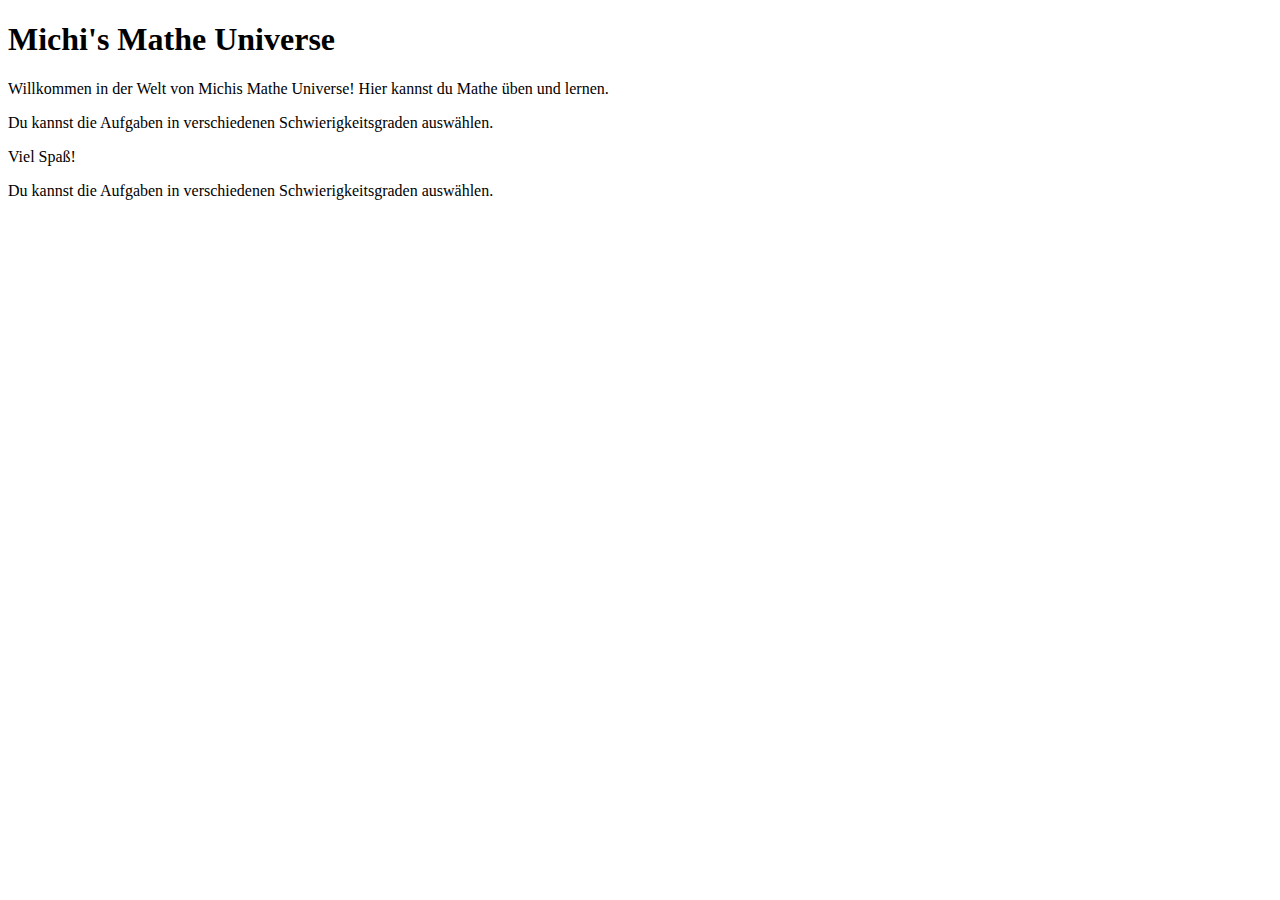
<file: index.html>
<!DOCTYPE html>
<html lang="en">
<head>
    <meta charset="UTF-8">
    <meta name="viewport" content="width=device-width, initial-scale=1.0">
    <title>Michis Mathe Universe</title>
</head>
<body>
    <h1>Michi's Mathe Universe</h1>
    <p>Willkommen in der Welt von Michis Mathe Universe! Hier kannst du Mathe üben und lernen.</p>
    <p>Du kannst die Aufgaben in verschiedenen Schwierigkeitsgraden auswählen.</p>
    <p>Viel Spaß!</p>
    <p>Du kannst die Aufgaben in verschiedenen Schwierigkeitsgraden auswählen.</p>
</body>
</html>
</file>
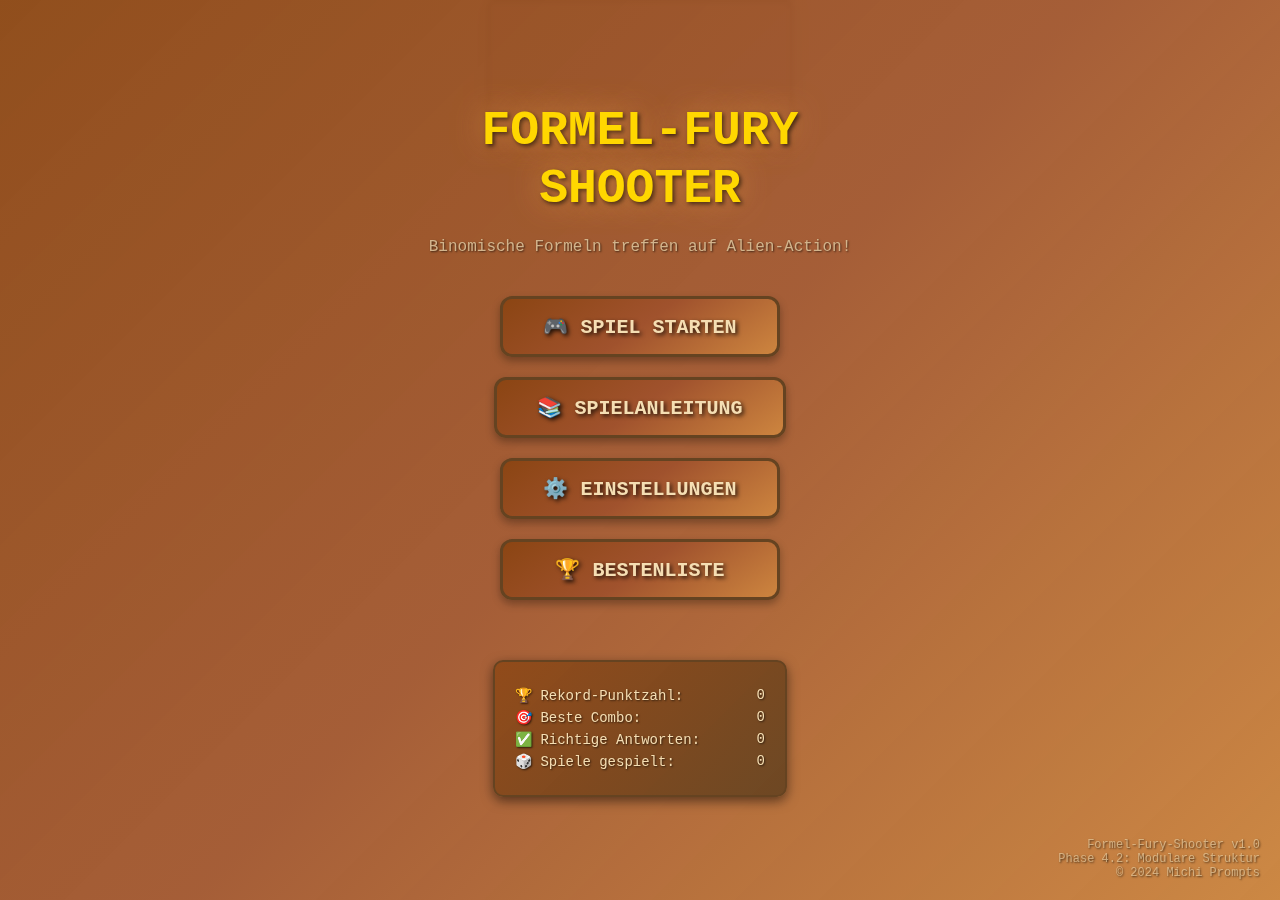
<file: Schule/Spiele/Formel-Fury-Shooter/index.html>
<!DOCTYPE html>
<html lang="de">
<head>
    <meta charset="UTF-8">
    <meta name="viewport" content="width=device-width, initial-scale=1.0">
    <title>Formel-Fury-Shooter</title>
    <link rel="stylesheet" href="styles/main.css">
</head>
<body>
    <canvas id="gameCanvas"></canvas>

    <!-- Main Menu -->
    <div id="mainMenu">
        <div id="menuTitle">
            FORMEL-FURY<br>SHOOTER
        </div>
        <div id="menuSubtitle">
            Binomische Formeln treffen auf Alien-Action!
        </div>
        
        <div id="menuButtons">
            <button class="menu-btn" onclick="showGameModeSelection()">
                🎮 SPIEL STARTEN
            </button>
            <button class="menu-btn" onclick="showInstructions()">
                📚 SPIELANLEITUNG
            </button>
            <button class="menu-btn" onclick="showSettings()">
                ⚙️ EINSTELLUNGEN
            </button>
            <button class="menu-btn" onclick="showHighScores()">
                🏆 BESTENLISTE
            </button>
        </div>

        <div id="menuStats">
            <div class="menu-stat">
                <span>🏆 Rekord-Punktzahl:</span>
                <span id="menuHighScore">0</span>
            </div>
            <div class="menu-stat">
                <span>🎯 Beste Combo:</span>
                <span id="menuBestCombo">0</span>
            </div>
            <div class="menu-stat">
                <span>✅ Richtige Antworten:</span>
                <span id="menuTotalCorrect">0</span>
            </div>
            <div class="menu-stat">
                <span>🎲 Spiele gespielt:</span>
                <span id="menuGamesPlayed">0</span>
            </div>
        </div>

        <div id="menuInfo">
            <div>Formel-Fury-Shooter v1.0</div>
            <div>Phase 4.2: Modulare Struktur</div>
            <div>© 2024 Michi Prompts</div>
        </div>
    </div>

    <!-- Game Mode Selection Menu -->
    <div id="gameModeMenu">
        <div id="gameModeTitle">
            SPIELMODUS WÄHLEN
        </div>
        
        <div class="mode-selection">
            <div class="mode-card day-mode" onclick="startGameWithMode('day')">
                <div class="mode-icon">☀️</div>
                <div class="mode-title">TAG-MODUS</div>
                <div class="mode-description">
                    Entspanntes Lernen mit Multiple-Choice
                </div>
                <ul class="mode-features">
                    <li>✅ Multiple-Choice Antworten</li>
                    <li>⚡ Schnellere Kämpfe</li>
                    <li>🎯 Anfängerfreundlich</li>
                    <li>🌟 Perfekt zum Üben</li>
                </ul>
            </div>
            
            <div class="mode-card night-mode" onclick="startGameWithMode('night')">
                <div class="mode-icon">🌙</div>
                <div class="mode-title">NACHT-MODUS</div>
                <div class="mode-description">
                    Herausforderung mit freier Eingabe
                </div>
                <ul class="mode-features">
                    <li>✏️ Freie Antwort-Eingabe</li>
                    <li>🧠 Vollständiges Verständnis</li>
                    <li>⚔️ Maximale Herausforderung</li>
                    <li>🏆 Höhere Belohnungen</li>
                </ul>
            </div>
        </div>
        
        <button class="menu-btn" onclick="backToMainMenu()" style="margin-top: 20px;">
            ↩️ ZURÜCK ZUM HAUPTMENÜ
        </button>
    </div>

    <!-- Settings Menu -->
    <div id="settingsMenu">
        <div id="settingsContent">
            <div id="settingsTitle">EINSTELLUNGEN</div>
            
            <div class="setting-item">
                <span class="setting-label">Schwierigkeit:</span>
                <span class="setting-value" id="difficultyValue">Normal</span>
            </div>
            
            <div class="setting-item">
                <span class="setting-label">Sound-Effekte:</span>
                <span class="setting-value" id="soundValue">Ein</span>
            </div>
            
            <div class="setting-item">
                <span class="setting-label">Partikel-Effekte:</span>
                <span class="setting-value" id="particlesValue">Ein</span>
            </div>
            
            <div class="setting-item">
                <span class="setting-label">Debug-Info:</span>
                <span class="setting-value" id="debugValue">Aus</span>
            </div>

            <button class="menu-btn" onclick="resetProgress()" style="margin-top: 20px;">
                🔄 FORTSCHRITT ZURÜCKSETZEN
            </button>
            
            <button class="menu-btn" onclick="resetCurrency()" style="margin-top: 10px;">
                💰 WÄHRUNG ZURÜCKSETZEN
            </button>
            
            <button class="menu-btn" onclick="closeSettings()" style="margin-top: 10px;">
                ↩️ ZURÜCK
            </button>
        </div>
    </div>

    <!-- Instructions Menu -->
    <div id="instructionsMenu">
        <div id="instructionsContent">
            <div id="instructionsTitle">SPIELANLEITUNG</div>
            
            <div class="instruction-section">
                <h3>🎯 Spielziel</h3>
                <p>Eliminiere Alien-Gegner durch das Lösen binomischer Formeln! Erreiche hohe Combos und sammle Punkte, um neue Formel-Typen freizuschalten.</p>
            </div>

            <div class="instruction-section">
                <h3>🎮 Steuerung</h3>
                <ul>
                    <li><strong>WASD</strong> - Bewegung</li>
                    <li><strong>Maus</strong> - Gegner anvisieren und anklicken</li>
                    <li><strong>SPACE</strong> - Formel-HUD öffnen/schließen</li>
                    <li><strong>ESC</strong> - Pause-Menü</li>
                    <li><strong>Enter</strong> - Antwort bestätigen</li>
                </ul>
            </div>

            <div class="instruction-section">
                <h3>🧮 Formel-Typen</h3>
                <ul>
                    <li><strong>1. Binomische:</strong> (a+b)² = a² + 2ab + b²</li>
                    <li><strong>2. Binomische:</strong> (a-b)² = a² - 2ab + b²</li>
                    <li><strong>3. Binomische:</strong> (a+b)(a-b) = a² - b²</li>
                    <li><strong>Faktorisierung:</strong> Umkehrung der Binomischen Formeln</li>
                </ul>
            </div>

            <div class="instruction-section">
                <h3>👾 Gegner-Typen</h3>
                <div class="enemy-types">
                    <div class="enemy-type">
                        <div class="enemy-type-header">
                            <div class="enemy-icon pz"></div>
                            <strong>Polynom-Zombie (PZ)</strong>
                        </div>
                        <p>Langsam, 80 HP, einfache Formeln<br>Belohnung: 1.0x</p>
                    </div>
                    <div class="enemy-type">
                        <div class="enemy-type-header">
                            <div class="enemy-icon gg"></div>
                            <strong>Gleichungs-Geist (GG)</strong>
                        </div>
                        <p>Schnell, 60 HP, mittlere Formeln<br>Belohnung: 1.3x</p>
                    </div>
                    <div class="enemy-type">
                        <div class="enemy-type-header">
                            <div class="enemy-icon eb"></div>
                            <strong>Elite-Algebra-Bestie (EB)</strong>
                        </div>
                        <p>Langsam, 150 HP, schwere Formeln<br>Belohnung: 2.0x</p>
                    </div>
                    <div class="enemy-type">
                        <div class="enemy-type-header">
                            <div class="enemy-icon standard"></div>
                            <strong>Standard-Gegner</strong>
                        </div>
                        <p>Normal, 100 HP, gemischte Formeln<br>Belohnung: 1.0x</p>
                    </div>
                </div>
            </div>

            <div class="instruction-section">
                <h3>🔥 Combo-System</h3>
                <p>Richtige Antworten in Folge erhöhen deine Combo! Hohe Combos bringen Bonus-Punkte und schalten schwierigere Gegner frei.</p>
            </div>

            <div class="instruction-section">
                <h3>📈 Progression</h3>
                <p>Mit steigender Punktzahl und Combo-Level schaltest du neue Formel-Typen frei und triffst auf stärkere Gegner. Bleib wachsam!</p>
            </div>
            
            <button class="menu-btn" onclick="closeInstructions()" style="margin-top: 20px;">
                ↩️ ZURÜCK ZUM MENÜ
            </button>
        </div>
    </div>

    <!-- Cheat Mode Indicator -->
    <div id="cheatIndicator">
        🔧 CHEAT-MODUS AKTIV 🔧
    </div>
   
   <!-- Game UI Overlay -->
   <div id="gameUI">
       <!-- Formula Challenge HUD -->
       <div id="formulaHUD">
           <div id="formulaDisplay">Drücke SPACE für eine neue Formel...</div>
           <input type="text" id="formulaInput" placeholder="Gib die Lösung ein... (z.B. x² + 4x + 4)" />
           <div id="formulaButtons">
               <button class="formula-btn" onclick="game.formulaSystem.submitAnswer()">Antworten</button>
               <button class="formula-btn" onclick="game.formulaSystem.skipFormula()">Überspringen</button>
               <button class="formula-btn" onclick="game.formulaSystem.hideFormulaHUD()">Schließen</button>
           </div>
       </div>
       
       <!-- Feedback Display -->
       <div id="feedbackDisplay"></div>
   </div>

   <!-- Multiple Choice HUD (Day Mode) -->
   <div id="multipleChoiceHUD">
       <div id="mcQuestion">Welche Antwort ist korrekt?</div>
       <div id="mcAnswers">
           <button class="mc-answer" onclick="selectMultipleChoice(0)">A) Option 1</button>
           <button class="mc-answer" onclick="selectMultipleChoice(1)">B) Option 2</button>
           <button class="mc-answer" onclick="selectMultipleChoice(2)">C) Option 3</button>
           <button class="mc-answer" onclick="selectMultipleChoice(3)">D) Option 4</button>
       </div>
       <div id="mcTimer">Zeit: <span id="mcTimeLeft">15</span>s</div>
   </div>

   <!-- Pause Menu -->
   <div id="pauseMenu">
       <div id="pauseContent">
           <div id="pauseTitle">SPIEL PAUSIERT</div>
           
           <button class="pause-btn" onclick="game.resumeGame()">
               ▶ Spiel Fortsetzen
           </button>
           
           <button class="pause-btn" onclick="game.restartGame()">
               🔄 Neustart
           </button>
           
           <button class="pause-btn" onclick="game.togglePauseMenu()">
               ⚙ Zurück zum Spiel
           </button>
           
           <div id="pauseStats">
               <div class="pause-stat">
                   <span>Aktuelle Punktzahl:</span>
                   <span id="pauseScore">0</span>
               </div>
               <div class="pause-stat">
                   <span>Richtige Antworten:</span>
                   <span id="pauseCorrect">0</span>
               </div>
               <div class="pause-stat">
                   <span>Falsche Antworten:</span>
                   <span id="pauseIncorrect">0</span>
               </div>
               <div class="pause-stat">
                   <span>Genauigkeit:</span>
                   <span id="pauseAccuracy">100%</span>
               </div>
               <div class="pause-stat">
                   <span>Aktuelle Gesundheit:</span>
                   <span id="pauseHealth">100/100</span>
               </div>
           </div>
           
           <div class="pause-warning">
               ⚠ Formeln und Antworten sind im Pause-Menü verborgen ⚠<br>
               Dies verhindert unfaires Nachschlagen während des Spiels.
           </div>
       </div>
   </div>
   
   <!-- HUD Elements -->
   <div id="fpsCounter">FPS: 0</div>
   <div id="currencyDisplay">
       💰 <span id="coinValue">0</span> Algebra-Coins
   </div>
   <div id="scoreDisplay">
       <div>Score: <span id="scoreValue">0</span></div>
       <div>Richtig: <span id="correctCount">0</span></div>
       <div>Falsch: <span id="incorrectCount">0</span></div>
   </div>
   
   <div id="comboDisplay">
       <div>Combo: <span id="comboValue">0</span></div>
       <div>Max: <span id="comboMaxValue">0</span></div>
       <div>⏱ Zeit: <span id="comboTimer">10</span>s</div>
   </div>
   
   <div id="highScoreDisplay">
       <div>🏆 High Score: <span id="highScoreValue">0</span></div>
   </div>
   
   <div id="gameInfo">
       <div>Formel-Fury-Shooter v1.1</div>
       <div>Phase 4.2: Modulare Struktur</div>
       <div id="gameModeInfo">Modus: NACHT | Controls: WASD + Maus + ESC</div>
   </div>

   <!-- JavaScript Module Imports -->
   <script src="js/formula-system.js"></script>
   <script src="js/enemy-system.js"></script>
   <script src="js/currency-system.js"></script>
   <script src="js/wave-system.js"></script>
   <script src="js/level-system.js"></script>
   <script src="js/player-input.js"></script>
   <script src="js/game-engine.js"></script>
   <script src="js/menu-system.js"></script>
   <script src="js/main.js"></script>
</body>
</html>
</file>
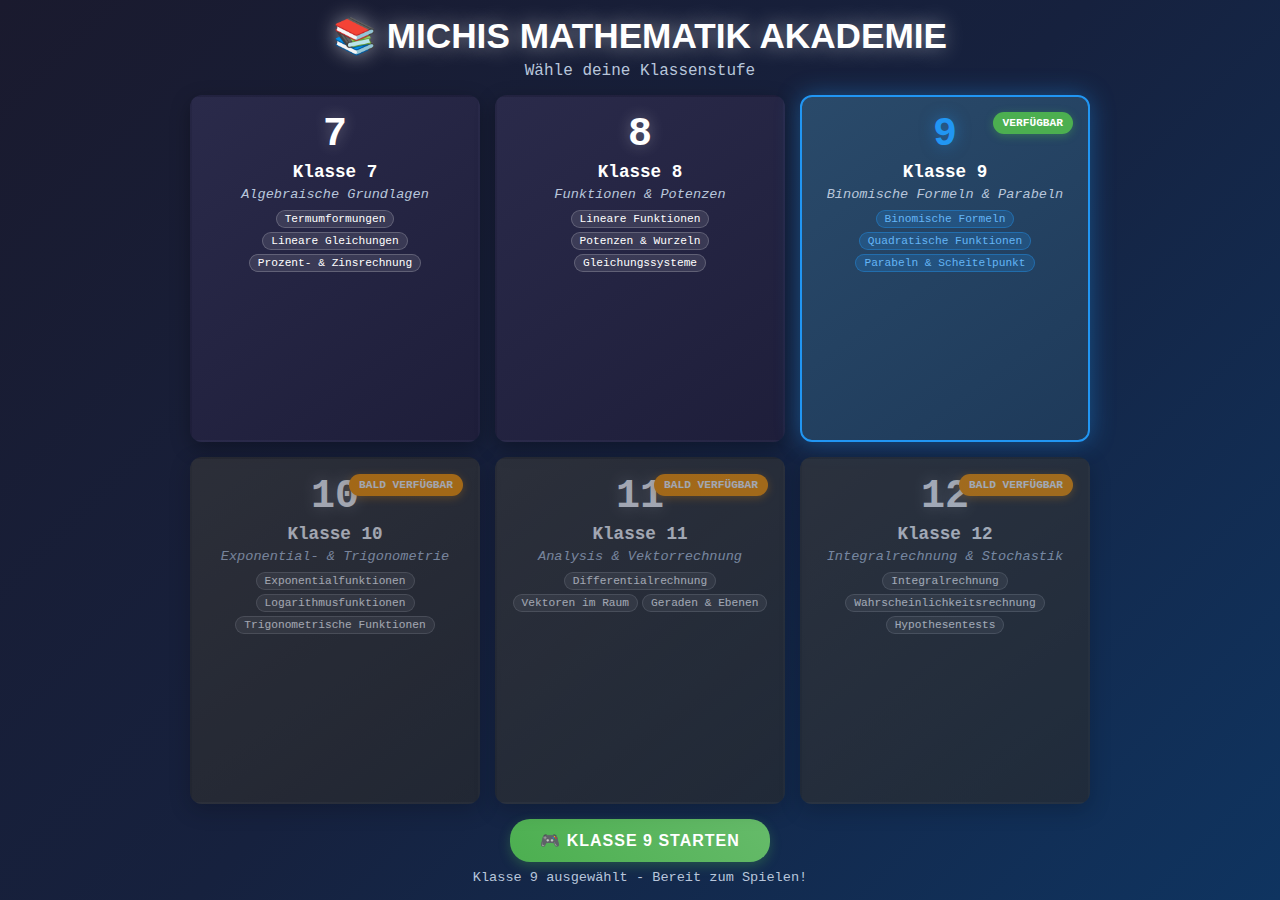
<file: Schule/Spiele/Michis Mathematik Akademie/Klassen/Klasse 9/Formel-Fury-Shooter/index.html>
<!DOCTYPE html>
<html lang="de">
<head>
    <meta charset="UTF-8">
    <meta name="viewport" content="width=device-width, initial-scale=1.0">
    <title>Formel-Fury-Shooter</title>
    <link rel="stylesheet" href="styles/main.css">
    <link rel="stylesheet" href="styles/shop.css">
    <link rel="stylesheet" href="styles/class-selection.css">
    <link rel="stylesheet" href="styles/math-topics.css">
    <link rel="stylesheet" href="styles/difficulty-selection.css">
    <link rel="stylesheet" href="styles/tutorial.css">
    <link rel="stylesheet" href="styles/akademie.css">
    <link rel="stylesheet" href="styles/boss.css">
</head>
<body>
    <!-- Class Selection Menu (shown first) -->
    <div id="classSelectionMenu" class="class-selection-container">
        <div class="class-selection-header">
            <h1 class="main-title">📚 MICHIS MATHEMATIK AKADEMIE</h1>
            <p class="subtitle">Wähle deine Klassenstufe</p>
        </div>
        
        <div class="class-grid">
            <div class="class-card" data-class="7">
                <div class="class-number">7</div>
                <div class="class-title">Klasse 7</div>
                <div class="class-description">Algebraische Grundlagen</div>
                <div class="class-topics">
                    <span class="topic">Termumformungen</span>
                    <span class="topic">Lineare Gleichungen</span>
                    <span class="topic">Prozent- & Zinsrechnung</span>
                </div>
            </div>
            
            <div class="class-card" data-class="8">
                <div class="class-number">8</div>
                <div class="class-title">Klasse 8</div>
                <div class="class-description">Funktionen & Potenzen</div>
                <div class="class-topics">
                    <span class="topic">Lineare Funktionen</span>
                    <span class="topic">Potenzen & Wurzeln</span>
                    <span class="topic">Gleichungssysteme</span>
                </div>
            </div>
            
            <div class="class-card active" data-class="9">
                <div class="class-number">9</div>
                <div class="class-title">Klasse 9</div>
                <div class="class-description">Binomische Formeln & Parabeln</div>
                <div class="class-topics">
                    <span class="topic">Binomische Formeln</span>
                    <span class="topic">Quadratische Funktionen</span>
                    <span class="topic">Parabeln & Scheitelpunkt</span>
                </div>
                <div class="available-badge">VERFÜGBAR</div>
            </div>
            
            <div class="class-card disabled" data-class="10">
                <div class="class-number">10</div>
                <div class="class-title">Klasse 10</div>
                <div class="class-description">Exponential- & Trigonometrie</div>
                <div class="class-topics">
                    <span class="topic">Exponentialfunktionen</span>
                    <span class="topic">Logarithmusfunktionen</span>
                    <span class="topic">Trigonometrische Funktionen</span>
                </div>
                <div class="coming-soon-badge">BALD VERFÜGBAR</div>
            </div>
            
            <div class="class-card disabled" data-class="11">
                <div class="class-number">11</div>
                <div class="class-title">Klasse 11</div>
                <div class="class-description">Analysis & Vektorrechnung</div>
                <div class="class-topics">
                    <span class="topic">Differentialrechnung</span>
                    <span class="topic">Vektoren im Raum</span>
                    <span class="topic">Geraden & Ebenen</span>
                </div>
                <div class="coming-soon-badge">BALD VERFÜGBAR</div>
            </div>
            
            <div class="class-card disabled" data-class="12">
                <div class="class-number">12</div>
                <div class="class-title">Klasse 12</div>
                <div class="class-description">Integralrechnung & Stochastik</div>
                <div class="class-topics">
                    <span class="topic">Integralrechnung</span>
                    <span class="topic">Wahrscheinlichkeitsrechnung</span>
                    <span class="topic">Hypothesentests</span>
                </div>
                <div class="coming-soon-badge">BALD VERFÜGBAR</div>
            </div>
        </div>
        
        <div class="class-selection-footer">
            <button id="startGameBtn" class="start-game-btn" disabled>
                🎮 SPIEL STARTEN
            </button>
            <p class="footer-text">Wähle eine verfügbare Klasse zum Spielen</p>
        </div>
    </div>

    <canvas id="gameCanvas" style="display: none;"></canvas>

    <!-- Boss UI Elements -->
    <div id="bossUI" class="boss-interface" style="display: none;">
        <div class="boss-health-container">
            <div class="boss-info">
                <h3 id="bossName" class="boss-name">Boss Name</h3>
                <span id="bossLevel" class="boss-level">Level 1</span>
            </div>
            <div class="boss-health-bar">
                <div id="bossHealthFill" class="boss-health-fill"></div>
                <div id="bossHealthText" class="boss-health-text">100%</div>
            </div>
            <div id="bossProgress" class="boss-progress">0/5 Formeln gelöst</div>
            <div id="bossStateIndicator" class="boss-stage-indicator">Spawning...</div>
        </div>
    </div>
    
    <!-- Boss Warning Overlay -->
    <div id="bossWarning" class="boss-warning" style="display: none;">
        ⚠️ BOSS ANGRIFF INCOMING! ⚠️
    </div>

    <!-- Boss Health Bar -->
    <div id="bossHealthBar" class="boss-health-container" style="display: none;">
        <div class="boss-name" id="bossName">BOSS NAME</div>
        <div class="boss-health-bar">
            <div class="boss-health-fill" id="bossHealthFill"></div>
            <div class="boss-health-text" id="bossHealthText">300/300</div>
        </div>
        <div class="boss-stage-indicator" id="bossStageIndicator">Stage 1/3</div>
    </div>

    <!-- Player Stats Panel -->
    <div id="playerStatsPanel">
        <div class="stats-header">
            <span class="stats-title">📊 SPIELER STATS</span>
        </div>
        <div class="stats-content">
            <div class="stat-row">
                <span class="stat-icon">❤️</span>
                <span class="stat-label">HP:</span>
                <span class="stat-value" id="statHP">3/3</span>
            </div>
            <div class="stat-row">
                <span class="stat-icon">💚</span>
                <span class="stat-label">HP-Reg:</span>
                <span class="stat-value" id="statHPRegen">0.0/s</span>
            </div>
            <div class="stat-row">
                <span class="stat-icon">🍀</span>
                <span class="stat-label">Glück:</span>
                <span class="stat-value" id="statLuck">0%</span>
            </div>
            <div class="stat-row">
                <span class="stat-icon">⚡</span>
                <span class="stat-label">Speed:</span>
                <span class="stat-value" id="statSpeed">100%</span>
            </div>
            <div class="stat-row">
                <span class="stat-icon">🎯</span>
                <span class="stat-label">Combo:</span>
                <span class="stat-value" id="statCombo">0x</span>
            </div>
            <div class="stat-row">
                <span class="stat-icon">💰</span>
                <span class="stat-label">Coins:</span>
                <span class="stat-value" id="statCoins">0</span>
            </div>
            <div class="stat-row">
                <span class="stat-icon">🌊</span>
                <span class="stat-label">Wave:</span>
                <span class="stat-value" id="statWave">1</span>
            </div>
            <div class="stat-row">
                <span class="stat-icon">📈</span>
                <span class="stat-label">Level:</span>
                <span class="stat-value" id="statLevel">1</span>
            </div>
        </div>
    </div>

    <!-- Main Menu -->
    <div id="mainMenu">
        <div id="menuTitle">
            FORMEL-FURY<br>SHOOTER
        </div>
        <div id="menuSubtitle">
            Binomische Formeln treffen auf Alien-Action!
        </div>
        
        <div id="menuButtons">
            <button class="menu-btn primary-btn" onclick="showMathTopicsMenu()">
                🎮 SPIEL STARTEN
            </button>
            <button class="menu-btn secondary-btn" onclick="showAkademieMenu()">
                🎓 AKADEMIE
            </button>
        </div>

        <div id="menuStats">
            <div class="menu-stat">
                <span>🏆 Rekord-Punktzahl:</span>
                <span id="menuHighScore">0</span>
            </div>
            <div class="menu-stat">
                <span>🎯 Beste Combo:</span>
                <span id="menuBestCombo">0</span>
            </div>
            <div class="menu-stat">
                <span>✅ Richtige Antworten:</span>
                <span id="menuTotalCorrect">0</span>
            </div>
            <div class="menu-stat">
                <span>🎲 Spiele gespielt:</span>
                <span id="menuGamesPlayed">0</span>
            </div>
        </div>

        <div id="menuInfo">
            <div>Formel-Fury-Shooter v1.0</div>
            <div>Phase 4.2: Modulare Struktur</div>
            <div>© 2024 Michi Prompts</div>
        </div>
    </div>

    <!-- Math Topics Selection Menu -->
    <div id="mathTopicsMenu">
        <div id="mathTopicsTitle">
            ⚔️ WÄHLE DEINE GEGNER ⚔️
        </div>
        <div id="mathTopicsSubtitle">
            Bestimme, welche mathematischen Monster dich herausfordern sollen!
        </div>
        
        <div class="math-topics-container">
            <div class="topic-category">
                <h3 class="category-title">🔥 Binomische Formeln - Die Klassiker</h3>
                <div class="topic-items">
                    <div class="topic-item">
                        <input type="checkbox" id="binomial-formulas" class="topic-checkbox" checked>
                        <label for="binomial-formulas" class="topic-label">
                            <span class="topic-name">🏛️ Binomische Formeln-Bestien</span>
                            <span class="topic-description">Die drei legendären Formeln: (a+b)², (a-b)², (a+b)(a-b)</span>
                        </label>
                    </div>
                    <div class="topic-item">
                        <input type="checkbox" id="quadratic-equations" class="topic-checkbox">
                        <label for="quadratic-equations" class="topic-label">
                            <span class="topic-name">⚔️ Quadratische Gleichungs-Dämonen</span>
                            <span class="topic-description">Mitternachtsformel & p-q-Formel Krieger</span>
                        </label>
                    </div>
                </div>
            </div>
            
            <div class="topic-category">
                <h3 class="category-title">📈 Quadratische Funktionen - Die Parabeln</h3>
                <div class="topic-items">
                    <div class="topic-item">
                        <input type="checkbox" id="quadratic-functions" class="topic-checkbox">
                        <label for="quadratic-functions" class="topic-label">
                            <span class="topic-name">🌙 Parabel-Phantome</span>
                            <span class="topic-description">Scheitelpunkt, Nullstellen & Normalform-Monster</span>
                        </label>
                    </div>
                    <div class="topic-item">
                        <input type="checkbox" id="function-transformations" class="topic-checkbox">
                        <label for="function-transformations" class="topic-label">
                            <span class="topic-name">🔄 Funktions-Transformations-Titanen</span>
                            <span class="topic-description">Verschiebung, Streckung & Spiegelung der Parabeln</span>
                        </label>
                    </div>
                </div>
            </div>
            
            <div class="topic-category">
                <h3 class="category-title">🧮 Wurzeln & Potenzen - Die Radikalen</h3>
                <div class="topic-items">
                    <div class="topic-item disabled">
                        <input type="checkbox" id="square-roots" class="topic-checkbox" disabled>
                        <label for="square-roots" class="topic-label">
                            <span class="topic-name">√ Wurzel-Wächter</span>
                            <span class="topic-description">Quadratwurzeln ziehen & Wurzelgesetze anwenden</span>
                            <span class="coming-soon">Bald verfügbar</span>
                        </label>
                    </div>
                    <div class="topic-item disabled">
                        <input type="checkbox" id="power-laws" class="topic-checkbox" disabled>
                        <label for="power-laws" class="topic-label">
                            <span class="topic-name">💥 Potenzgesetze-Piraten</span>
                            <span class="topic-description">Negative & rationale Exponenten meistern</span>
                            <span class="coming-soon">Bald verfügbar</span>
                        </label>
                    </div>
                </div>
            </div>
        </div>
        
        
        <div class="math-topics-info">
            <div class="selected-count">
                <span id="selectedTopicsCount">1</span> Gegnertyp(en) gewählt
            </div>
        </div>
        
        <div class="math-topics-buttons">
            <button class="menu-btn secondary" onclick="backToMainMenuFromMathTopics()">
                ↩️ ZURÜCK ZUR BASIS
            </button>
            <button class="menu-btn primary" onclick="proceedToDifficultySelection()" id="proceedBtn">
                ⚔️ WEITER!
            </button>
        </div>
    </div>

    <!-- Difficulty Selection Menu -->
    <div id="difficultySelectionMenu">
        <div id="difficultySelectionTitle">
            ⚔️ WÄHLE DEIN SCHWIERIGKEITSGRAD ⚔️
        </div>
        <div id="difficultySelectionSubtitle">
            Bestimme die Intensität deines mathematischen Kampfes!
        </div>
        
        <div class="difficulty-selection-grid">
            <div class="difficulty-selection-card easy selected" data-difficulty="easy">
                <div class="difficulty-selection-icon">⚔️</div>
                <div class="difficulty-selection-name">Formel-Krieger</div>
                <div class="difficulty-selection-description">Entspannter Kampf für Einsteiger</div>
                <div class="difficulty-selection-features">
                    <div class="difficulty-feature">🎯 Weniger Gegner</div>
                    <div class="difficulty-feature">⏰ Mehr Zeit</div>
                    <div class="difficulty-feature">💚 Einfache Formeln</div>
                    <div class="difficulty-feature">🛡️ Mehr Lebenspunkte</div>
                </div>
            </div>
            
            <div class="difficulty-selection-card medium" data-difficulty="medium">
                <div class="difficulty-selection-icon">🔥</div>
                <div class="difficulty-selection-name">Gleichungs-Veteran</div>
                <div class="difficulty-selection-description">Ausgewogene Herausforderung</div>
                <div class="difficulty-selection-features">
                    <div class="difficulty-feature">⚡ Standard Tempo</div>
                    <div class="difficulty-feature">🎲 Gemischte Formeln</div>
                    <div class="difficulty-feature">🏆 Bessere Belohnungen</div>
                    <div class="difficulty-feature">⚖️ Ausgewogenes Gameplay</div>
                </div>
            </div>
            
            <div class="difficulty-selection-card hard" data-difficulty="hard">
                <div class="difficulty-selection-icon">💀</div>
                <div class="difficulty-selection-name">Mathe-Dämon</div>
                <div class="difficulty-selection-description">Brutaler Kampf für Experten</div>
                <div class="difficulty-selection-features">
                    <div class="difficulty-feature">💥 Mehr Gegner</div>
                    <div class="difficulty-feature">⚡ Weniger Zeit</div>
                    <div class="difficulty-feature">🔥 Komplexe Formeln</div>
                    <div class="difficulty-feature">💎 Maximale Belohnungen</div>
                </div>
            </div>
            
            <div class="difficulty-selection-card nightmare" data-difficulty="nightmare">
                <div class="difficulty-selection-icon">👹</div>
                <div class="difficulty-selection-name">Formel-Alptraum</div>
                <div class="difficulty-selection-description">Nur für wahre Mathe-Götter</div>
                <div class="difficulty-selection-features">
                    <div class="difficulty-feature">🌪️ Chaos-Modus</div>
                    <div class="difficulty-feature">⚡ Extreme Geschwindigkeit</div>
                    <div class="difficulty-feature">🧠 Höchste Komplexität</div>
                    <div class="difficulty-feature">👑 Legendäre Belohnungen</div>
                </div>
            </div>
        </div>
        
        <div class="difficulty-selection-info">
            <div class="selected-difficulty-display">
                <span class="selected-difficulty-icon">⚔️</span>
                <span class="selected-difficulty-name">Formel-Krieger</span>
                <span class="selected-difficulty-desc">Entspannter Kampf für Einsteiger</span>
            </div>
        </div>
        
        <div class="difficulty-selection-buttons">
            <button class="menu-btn secondary" onclick="backToMathTopicsFromDifficulty()">
                ↩️ ZURÜCK ZU GEGNERN
            </button>
            <button class="menu-btn primary" onclick="proceedToGameModeSelection()">
                ⚔️ IN DEN KAMPF!
            </button>
        </div>
    </div>

    <!-- Game Mode Selection Menu -->
    <div id="gameModeMenu">
        <div id="gameModeTitle">
            SPIELMODUS WÄHLEN
        </div>
        
        <div class="mode-selection">
            <div class="mode-card day-mode" onclick="startGameWithMode('day')">
                <div class="mode-icon">☀️</div>
                <div class="mode-title">TAG-MODUS</div>
                <div class="mode-description">
                    Entspanntes Lernen mit Multiple-Choice
                </div>
                <ul class="mode-features">
                    <li>✅ Multiple-Choice Antworten</li>
                    <li>⚡ Schnellere Kämpfe</li>
                    <li>🎯 Anfängerfreundlich</li>
                    <li>🌟 Perfekt zum Üben</li>
                </ul>
            </div>
            
            <div class="mode-card night-mode" onclick="startGameWithMode('night')">
                <div class="mode-icon">🌙</div>
                <div class="mode-title">NACHT-MODUS</div>
                <div class="mode-description">
                    Herausforderung mit freier Eingabe
                </div>
                <ul class="mode-features">
                    <li>✏️ Freie Antwort-Eingabe</li>
                    <li>🧠 Vollständiges Verständnis</li>
                    <li>⚔️ Maximale Herausforderung</li>
                    <li>🏆 Höhere Belohnungen</li>
                </ul>
            </div>
        </div>
        
        <div style="display: flex; justify-content: center; width: 100%; margin-top: 40px;">
            <button class="menu-btn" onclick="backToMathTopicsMenu()">
                ↩️ ZURÜCK ZU SCHWIERIGKEIT
            </button>
        </div>
    </div>

    <!-- Settings Menu -->
    <div id="settingsMenu">
        <div id="settingsContent">
            <div id="settingsTitle">EINSTELLUNGEN</div>
            
            <div class="setting-item">
                <span class="setting-label">Schwierigkeit:</span>
                <span class="setting-value" id="difficultyValue">Normal</span>
            </div>
            
            <div class="setting-item">
                <span class="setting-label">Sound-Effekte:</span>
                <span class="setting-value" id="soundValue">Ein</span>
            </div>
            
            <div class="setting-item">
                <span class="setting-label">Partikel-Effekte:</span>
                <span class="setting-value" id="particlesValue">Ein</span>
            </div>
            
            <div class="setting-item">
                <span class="setting-label">Debug-Info:</span>
                <span class="setting-value" id="debugValue">Aus</span>
            </div>

            <button class="menu-btn" onclick="resetProgress()" style="margin-top: 20px;">
                🔄 FORTSCHRITT ZURÜCKSETZEN
            </button>
            
            <button class="menu-btn" onclick="resetCurrency()" style="margin-top: 10px;">
                💰 WÄHRUNG ZURÜCKSETZEN
            </button>
            
            <button class="menu-btn" onclick="closeSettings()" style="margin-top: 10px;">
                ↩️ ZURÜCK
            </button>
        </div>
    </div>
    
    <!-- Upgrades Menu -->
    <div id="upgradesMenu">
        <div id="upgradesContent">
            <button class="upgrades-back-btn" onclick="closeUpgrades()">↩️ ZURÜCK ZUM MENÜ</button>
            
            <div id="upgradesTitle">UPGRADES</div>
            
            <div class="upgrades-dev-info">
                <div class="dev-stat">
                    <span>Verfügbare Upgrades:</span>
                    <span id="totalUpgrades">0</span>
                </div>
                <div class="dev-stat">
                    <span>Implementierte Upgrades:</span>
                    <span id="implementedUpgrades">0</span>
                </div>
                <div class="dev-stat">
                    <span>Nur visuell:</span>
                    <span id="visualOnlyUpgrades">0</span>
                </div>
            </div>
            
            <div class="upgrades-grid" id="upgradesGrid">
                <!-- Upgrade icons werden hier dynamisch eingefügt -->
            </div>
        </div>
    </div>

    <!-- Upgrade Detail Modal -->
    <div id="upgradeDetailModal">
        <div id="upgradeDetailContent">
            <button class="upgrade-detail-close" onclick="closeUpgradeDetail()">✖</button>
            
            <div class="upgrade-detail-icon" id="upgradeDetailIcon">📚</div>
            <div id="upgradeDetailTitle">UPGRADE NAME</div>
            
            <div id="upgradeDetailRarities">
                <!-- Rarity sections werden hier dynamisch eingefügt -->
            </div>
        </div>
    </div>

    <!-- Instructions Menu -->
    <div id="instructionsMenu">
        <div id="instructionsContent">
            <div id="instructionsTitle">SPIELANLEITUNG</div>
            
            <div class="instruction-section">
                <h3>🎯 Spielziel</h3>
                <p>Eliminiere Alien-Gegner durch das Lösen binomischer Formeln! Erreiche hohe Combos und sammle Punkte, um neue Formel-Typen freizuschalten.</p>
            </div>

            <div class="instruction-section">
                <h3>🎮 Steuerung</h3>
                <ul>
                    <li><strong>WASD</strong> - Bewegung</li>
                    <li><strong>Maus</strong> - Gegner anvisieren und anklicken</li>
                    <li><strong>SPACE</strong> - Formel-HUD öffnen/schließen</li>
                    <li><strong>ESC</strong> - Pause-Menü</li>
                    <li><strong>Enter</strong> - Antwort bestätigen</li>
                </ul>
            </div>

            <div class="instruction-section">
                <h3>🧮 Formel-Typen</h3>
                <ul>
                    <li><strong>1. Binomische:</strong> (a+b)² = a² + 2ab + b²</li>
                    <li><strong>2. Binomische:</strong> (a-b)² = a² - 2ab + b²</li>
                    <li><strong>3. Binomische:</strong> (a+b)(a-b) = a² - b²</li>
                    <li><strong>Faktorisierung:</strong> Umkehrung der Binomischen Formeln</li>
                </ul>
            </div>

            <div class="instruction-section">
                <h3>👾 Gegner-Typen</h3>
                <div class="enemy-types">
                    <div class="enemy-type">
                        <div class="enemy-type-header">
                            <div class="enemy-icon pz"></div>
                            <strong>Polynom-Zombie (PZ)</strong>
                        </div>
                        <p>Langsam, 80 HP, einfache Formeln<br>Belohnung: 1.0x</p>
                    </div>
                    <div class="enemy-type">
                        <div class="enemy-type-header">
                            <div class="enemy-icon gg"></div>
                            <strong>Gleichungs-Geist (GG)</strong>
                        </div>
                        <p>Schnell, 60 HP, mittlere Formeln<br>Belohnung: 1.3x</p>
                    </div>
                    <div class="enemy-type">
                        <div class="enemy-type-header">
                            <div class="enemy-icon eb"></div>
                            <strong>Elite-Algebra-Bestie (EB)</strong>
                        </div>
                        <p>Langsam, 150 HP, schwere Formeln<br>Belohnung: 2.0x</p>
                    </div>
                    <div class="enemy-type">
                        <div class="enemy-type-header">
                            <div class="enemy-icon standard"></div>
                            <strong>Standard-Gegner</strong>
                        </div>
                        <p>Normal, 100 HP, gemischte Formeln<br>Belohnung: 1.0x</p>
                    </div>
                </div>
            </div>

            <div class="instruction-section">
                <h3>🔥 Combo-System</h3>
                <p>Richtige Antworten in Folge erhöhen deine Combo! Hohe Combos bringen Bonus-Punkte und schalten schwierigere Gegner frei.</p>
            </div>

            <div class="instruction-section">
                <h3>📈 Progression</h3>
                <p>Mit steigender Punktzahl und Combo-Level schaltest du neue Formel-Typen frei und triffst auf stärkere Gegner. Bleib wachsam!</p>
            </div>
            
            <button class="menu-btn" onclick="closeInstructions()" style="margin-top: 20px;">
                ↩️ ZURÜCK ZUM MENÜ
            </button>
        </div>
    </div>

    <!-- Cheat Mode Indicator -->
    <div id="cheatIndicator">
        🔧 CHEAT-MODUS AKTIV 🔧
    </div>
   
   <!-- Game UI Overlay -->
   <div id="gameUI">
       <!-- Formula Challenge HUD -->
       <div id="formulaHUD">
           <div id="formulaDisplay">Drücke SPACE für eine neue Formel...</div>
           <input type="text" id="formulaInput" placeholder="Gib die Lösung ein... (z.B. x² + 4x + 4)" />
           <div id="formulaButtons">
               <button class="formula-btn" onclick="game.formulaSystem.submitAnswer()">Antworten</button>
               <button class="formula-btn" onclick="game.formulaSystem.skipFormula()">Überspringen</button>
               <button class="formula-btn" onclick="game.formulaSystem.hideFormulaHUD()">Schließen</button>
           </div>
       </div>
       
       <!-- Feedback Display -->
       <div id="feedbackDisplay"></div>
   </div>

   <!-- Multiple Choice HUD (Day Mode) -->
   <div id="multipleChoiceHUD">
       <div id="mcQuestion">Welche Antwort ist korrekt?</div>
       <div id="mcAnswers">
           <button class="mc-answer" onclick="selectMultipleChoice(0)">A) Option 1</button>
           <button class="mc-answer" onclick="selectMultipleChoice(1)">B) Option 2</button>
           <button class="mc-answer" onclick="selectMultipleChoice(2)">C) Option 3</button>
           <button class="mc-answer" onclick="selectMultipleChoice(3)">D) Option 4</button>
       </div>
       <div id="mcTimer">Zeit: <span id="mcTimeLeft">15</span>s</div>
   </div>

   <!-- Level Up Menu -->
   <div id="levelUpMenu">
       <div id="levelUpContent">
           <div id="levelUpCoins">
               💰 <span id="levelUpCoinsValue">0</span> Coins
           </div>
           
           <div id="levelUpTitle">LEVEL UP!</div>
           
           <div id="levelUpUpgrades">
               <div class="upgrade-card" onclick="selectUpgrade(0)">
                   <div class="upgrade-icon">
                       <div class="upgrade-icon-placeholder">?</div>
                   </div>
                   <div class="upgrade-name" id="upgrade0Name">Upgrade 1</div>
                   <div class="upgrade-description" id="upgrade0Desc">Platzhalter Beschreibung</div>
                   <div class="upgrade-category">Common</div>
               </div>
               
               <div class="upgrade-card" onclick="selectUpgrade(1)">
                   <div class="upgrade-icon">
                       <div class="upgrade-icon-placeholder">?</div>
                   </div>
                   <div class="upgrade-name" id="upgrade1Name">Upgrade 2</div>
                   <div class="upgrade-description" id="upgrade1Desc">Platzhalter Beschreibung</div>
                   <div class="upgrade-category">Rare</div>
               </div>
               
               <div class="upgrade-card" onclick="selectUpgrade(2)">
                   <div class="upgrade-icon">
                       <div class="upgrade-icon-placeholder">?</div>
                   </div>
                   <div class="upgrade-name" id="upgrade2Name">Upgrade 3</div>
                   <div class="upgrade-description" id="upgrade2Desc">Platzhalter Beschreibung</div>
                   <div class="upgrade-category">Legendary</div>
               </div>
           </div>
           
           <div id="levelUpPageInfo">1 von 3</div>
       </div>
   </div>

   <!-- Pause Menu -->
   <div id="pauseMenu">
       <div id="pauseContent">
           <div id="pauseTitle">SPIEL PAUSIERT</div>
           
           <button class="pause-btn" onclick="game.resumeGame()">
               ▶ Spiel Fortsetzen
           </button>
           
           <button class="pause-btn" onclick="game.restartGame()">
               🔄 Neustart
           </button>
           
           <button class="pause-btn" onclick="game.showMainMenu()">
               🏠 Zurück ins Hauptmenü
           </button>
           
           <div id="pauseStats">
               <div class="pause-stat">
                   <span>Aktuelle Punktzahl:</span>
                   <span id="pauseScore">0</span>
               </div>
               <div class="pause-stat">
                   <span>Richtige Antworten:</span>
                   <span id="pauseCorrect">0</span>
               </div>
               <div class="pause-stat">
                   <span>Falsche Antworten:</span>
                   <span id="pauseIncorrect">0</span>
               </div>
               <div class="pause-stat">
                   <span>Genauigkeit:</span>
                   <span id="pauseAccuracy">100%</span>
               </div>
               <div class="pause-stat">
                   <span>Aktuelle Gesundheit:</span>
                   <span id="pauseHealth">100/100</span>
               </div>
           </div>
           
           <div class="pause-warning">
               ⚠ Formeln und Antworten sind im Pause-Menü verborgen ⚠<br>
               Dies verhindert unfaires Nachschlagen während des Spiels.
           </div>
       </div>
   </div>
   
   <!-- HUD Elements -->
   <div id="fpsCounter">FPS: 0</div>
   <div id="currencyDisplay">
       💰 <span id="coinValue">0</span> Coins
   </div>
   
   <!-- Wave Display -->
   <div id="waveDisplay">
       <div id="waveNumber">Welle 1</div>
       <div id="waveCountdown">Nächste Welle in: <span id="waveTimer">30</span>s</div>
   </div>
   <div id="scoreDisplay">
       <div>Score: <span id="scoreValue">0</span></div>
       <div>Richtig: <span id="correctCount">0</span></div>
       <div>Falsch: <span id="incorrectCount">0</span></div>
   </div>
   
   <div id="comboDisplay">
       <div>Combo: <span id="comboValue">0</span></div>
       <div>Max: <span id="comboMaxValue">0</span></div>
       <div>⏱ Zeit: <span id="comboTimer">10</span>s</div>
   </div>
   
   <div id="highScoreDisplay">
       <div>🏆 High Score: <span id="highScoreValue">0</span></div>
   </div>
   
   <div id="gameInfo">
       <div>Formel-Fury-Shooter v1.1</div>
       <div>Phase 4.2: Modulare Struktur</div>
       <div id="gameModeInfo">Modus: NACHT | Controls: WASD + Maus + ESC</div>
   </div>

   <!-- Key Bindings Display -->
   <div id="keyBindingsDisplay">
       <div class="keybindings-header">🎮 STEUERUNG</div>
       <div class="keybindings-content">
           <div class="keybinding-row">
               <span class="key-combo">WASD</span>
               <span class="key-action">Bewegung</span>
           </div>
           <div class="keybinding-row">
               <span class="key-combo">MAUS</span>
               <span class="key-action">Zielen & Schießen</span>
           </div>
           <div class="keybinding-row">
               <span class="key-combo">ESC</span>
               <span class="key-action">Pause</span>
           </div>
           <div class="keybinding-row" id="quantumJumpBinding" style="display: none;">
               <span class="key-combo">SPACE</span>
               <span class="key-action">Quantensprung</span>
           </div>
           <div class="keybinding-row">
               <span class="key-combo">ENTER</span>
               <span class="key-action">Antwort bestätigen</span>
           </div>
           <div class="keybinding-row">
               <span class="key-combo">TAB</span>
               <span class="key-action">Formel überspringen</span>
           </div>
       </div>
   </div>

   <!-- Shop Menu (Brotato-Style Layout) -->
   <div id="shopMenu">
       <div class="shop-container">
           <!-- Shop Items Bereich (links oben) -->
           <div class="shop-section">
               <div class="shop-header">
                   <h2 class="shop-title">🛒 SHOP</h2>
                   <p class="shop-subtitle">Wähle deine Items weise!</p>
               </div>
               <div class="shop-items-grid">
                   <div class="shop-item" id="shopItem0">
                       <div class="shop-item-icon">❓</div>
                       <div class="shop-item-name">Lade...</div>
                       <div class="shop-item-description">Items werden geladen...</div>
                       <div class="shop-item-rarity">-</div>
                       <div class="shop-item-price">💰 0</div>
                   </div>
                   <div class="shop-item" id="shopItem1">
                       <div class="shop-item-icon">❓</div>
                       <div class="shop-item-name">Lade...</div>
                       <div class="shop-item-description">Items werden geladen...</div>
                       <div class="shop-item-rarity">-</div>
                       <div class="shop-item-price">💰 0</div>
                   </div>
                   <div class="shop-item" id="shopItem2">
                       <div class="shop-item-icon">❓</div>
                       <div class="shop-item-name">Lade...</div>
                       <div class="shop-item-description">Items werden geladen...</div>
                       <div class="shop-item-rarity">-</div>
                       <div class="shop-item-price">💰 0</div>
                   </div>
               </div>
           </div>

           <!-- Player Stats Bereich (rechts oben) -->
           <div class="stats-section">
               <div class="stats-header">
                   <h3 class="stats-title">📊 STATS</h3>
               </div>
               <div class="stats-grid">
                   <div class="stat-row">
                       <span class="stat-icon">❤️</span>
                       <span class="stat-label">Gesundheit:</span>
                       <span class="stat-value" id="shopStatHP">100/100</span>
                   </div>
                   <div class="stat-row">
                       <span class="stat-icon">🛡️</span>
                       <span class="stat-label">Schild:</span>
                       <span class="stat-value" id="shopStatShield">0</span>
                   </div>
                   <div class="stat-row">
                       <span class="stat-icon">⚡</span>
                       <span class="stat-label">Geschwindigkeit:</span>
                       <span class="stat-value" id="shopStatSpeed">100%</span>
                   </div>
                   <div class="stat-row">
                       <span class="stat-icon">💰</span>
                       <span class="stat-label">Münzen:</span>
                       <span class="stat-value" id="shopStatCoins">0</span>
                   </div>
               </div>
           </div>

           <!-- Inventar Bereich (links unten) -->
           <div class="inventory-section">
               <div class="inventory-header">
                   <h3 class="inventory-title">🎒 INVENTAR</h3>
                   <p class="inventory-info">Gesammelte Items</p>
               </div>
               <div class="inventory-grid" id="inventoryGrid">
                   <!-- Inventory slots werden dynamisch generiert -->
               </div>
           </div>

           <!-- Continue Bereich (rechts unten) -->
           <div class="continue-section">
               <button class="continue-button" onclick="game.shopSystem?.continueToNextWave()">
                   <div class="continue-wave-info" id="shopWaveInfo">WELLE 1</div>
                   ⚔️ WEITER KÄMPFEN
               </button>
               <button class="menu-button" onclick="game.shopSystem?.returnToMainMenu()">
                   🏠 ZURÜCK INS HAUPTMENÜ
               </button>
           </div>
       </div>
       
       <!-- Shop Feedback -->
       <div id="shopFeedback" class="shop-feedback"></div>
   </div>

   <!-- Akademie Menu -->
   <div id="akademieMenu" style="display: none;">
       <div id="akademieTitle">
           🎓 MATHEMATIK AKADEMIE
       </div>
       <div id="akademieSubtitle">
           Wähle deinen Lernbereich - Klicke auf ein Thema für Training oder Quiz!
       </div>
       
       <div class="akademie-topics-container">
           <div class="akademie-topic-category">
               <h3 class="akademie-category-title">🔥 Binomische Formeln - Die Klassiker</h3>
               <div class="akademie-topic-items">
                   <div class="akademie-topic-item" data-topic="binomial-formulas" onclick="selectAkademieTopic('binomial-formulas')">
                       <div class="akademie-topic-content">
                           <span class="akademie-topic-name">🏛️ Binomische Formeln-Bestien</span>
                           <span class="akademie-topic-description">Die drei legendären Formeln: (a+b)², (a-b)², (a+b)(a-b)</span>
                       </div>
                   </div>
                   <div class="akademie-topic-item" data-topic="quadratic-equations" onclick="selectAkademieTopic('quadratic-equations')">
                       <div class="akademie-topic-content">
                           <span class="akademie-topic-name">⚔️ Quadratische Gleichungs-Dämonen</span>
                           <span class="akademie-topic-description">Mitternachtsformel & p-q-Formel Krieger</span>
                       </div>
                   </div>
               </div>
           </div>
           
           <div class="akademie-topic-category">
               <h3 class="akademie-category-title">📈 Quadratische Funktionen - Die Parabeln</h3>
               <div class="akademie-topic-items">
                  <div class="akademie-topic-item" data-topic="quadratic-functions" onclick="selectAkademieTopic('quadratic-functions')">
                      <div class="akademie-topic-content">
                          <span class="akademie-topic-name">🌙 Parabel-Phantome</span>
                          <span class="akademie-topic-description">Scheitelpunkt, Nullstellen & Normalform-Monster</span>
                      </div>
                  </div>
                  <div class="akademie-topic-item" data-topic="function-transformations" onclick="selectAkademieTopic('function-transformations')">
                      <div class="akademie-topic-content">
                          <span class="akademie-topic-name">🔄 Funktions-Transformations-Titanen</span>
                          <span class="akademie-topic-description">Verschiebung, Streckung & Spiegelung der Parabeln</span>
                      </div>
                  </div>
               </div>
           </div>
           
           <div class="akademie-topic-category">
               <h3 class="akademie-category-title">🧮 Wurzeln & Potenzen - Die Radikalen</h3>
               <div class="akademie-topic-items">
                  <div class="akademie-topic-item" data-topic="square-roots" onclick="selectAkademieTopic('square-roots')">
                      <div class="akademie-topic-content">
                          <span class="akademie-topic-name">√ Wurzel-Wächter</span>
                          <span class="akademie-topic-description">Quadratwurzeln ziehen & Wurzelgesetze anwenden</span>
                      </div>
                  </div>
                  <div class="akademie-topic-item" data-topic="power-laws" onclick="selectAkademieTopic('power-laws')">
                      <div class="akademie-topic-content">
                          <span class="akademie-topic-name">💥 Potenzgesetze-Piraten</span>
                          <span class="akademie-topic-description">Negative & rationale Exponenten meistern</span>
                      </div>
                  </div>
               </div>
           </div>
       </div>
       
       <div class="akademie-buttons">
           <button class="menu-btn secondary" onclick="backToMainMenuFromAkademie()">
               ↩️ ZURÜCK ZUM HAUPTMENÜ
           </button>
       </div>
   </div>

   <!-- Learning Mode Selection Modal -->
   <div id="learningModeModal" class="modal-overlay" style="display: none;">
       <div class="modal-content">
           <div class="modal-header">
               <h3 id="modalTopicTitle">📚 Lernmodus wählen</h3>
               <button class="modal-close" onclick="closeLearningModeModal()">✖</button>
           </div>
           <div class="modal-body">
               <p>Wie möchtest du <span id="modalTopicName">dieses Thema</span> lernen?</p>
               <div class="learning-mode-buttons">
                   <button class="learning-mode-btn training-btn" onclick="startTrainingMode()">
                       <div class="btn-icon">👨‍🏫</div>
                       <div class="btn-title">TRAINING</div>
                       <div class="btn-description">Interaktiver Tutor</div>
                   </button>
                   <button class="learning-mode-btn quiz-btn disabled" onclick="startQuizMode()">
                       <div class="btn-icon">📝</div>
                       <div class="btn-title">QUIZ</div>
                       <div class="btn-description">Bald verfügbar</div>
                   </button>
               </div>
           </div>
       </div>
   </div>

   <!-- JavaScript Module Imports -->
   <script src="js/particle-system.js"></script>
   <script src="js/screen-effects.js"></script>
   <script src="js/audio-manager.js"></script>
   <!-- <script src="js/dash-system.js"></script> REMOVED -->
   <script src="js/floating-input-system.js"></script>
   <!-- <script src="js/momentum-system.js"></script> REMOVED -->
   <script src="js/formula-system.js"></script>
   <script src="js/enemy-system.js"></script>
   <script src="js/currency-system.js"></script>
   <script src="js/boss-system.js"></script>
   <script src="js/wave-system.js"></script>
   <script src="js/level-system.js"></script>
   <script src="js/levelup-system.js"></script>
   <script src="js/player-input.js"></script>
   <script src="js/arena-system.js"></script>
   <script src="js/shop-system.js"></script>
   <script src="js/game-engine.js"></script>
   <script src="js/menu-system.js"></script>
   <script src="js/stats-system.js"></script>
   <script src="js/class-selection.js"></script>
   <script src="js/math-topics-system.js"></script>
   <script src="js/difficulty-selection.js"></script>
   <script src="js/tutorial-system.js"></script>
   <script src="js/akademie-system.js"></script>
   <script src="js/main.js"></script>
</body>
</html>
</file>
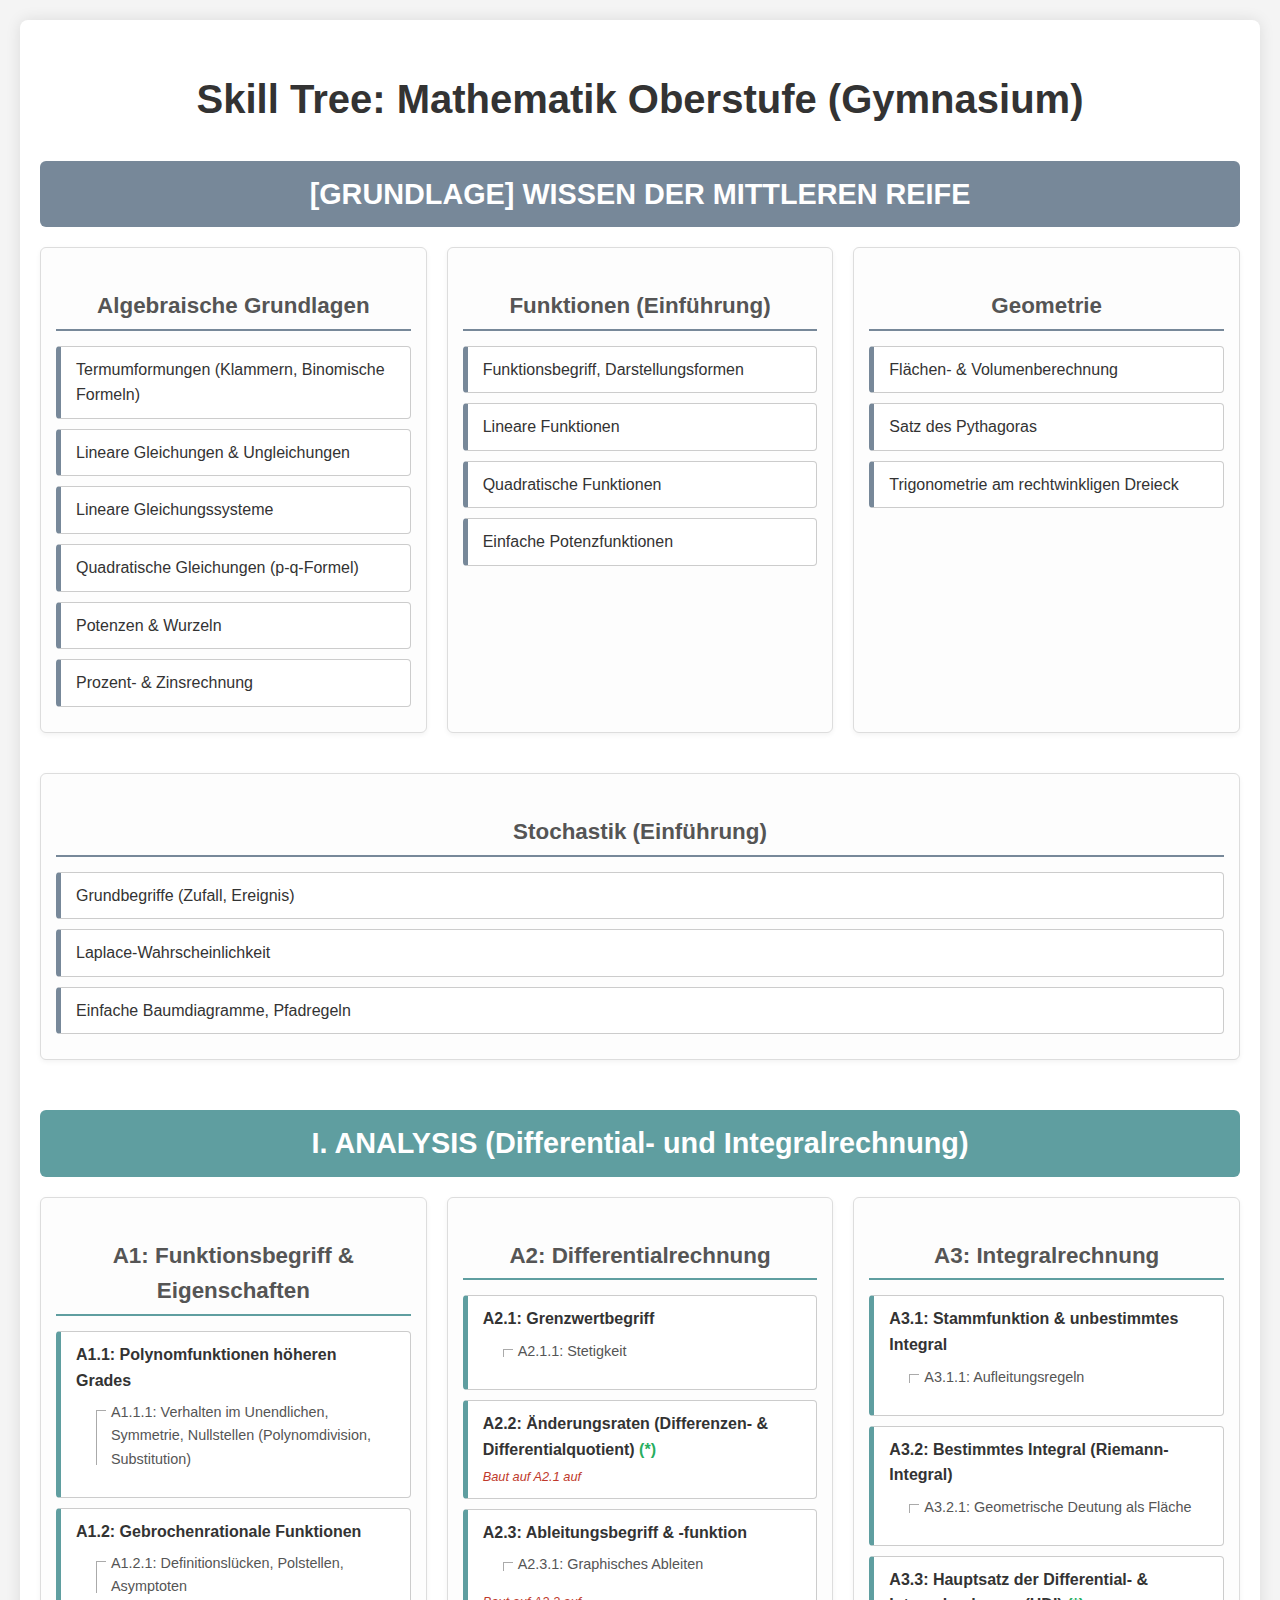
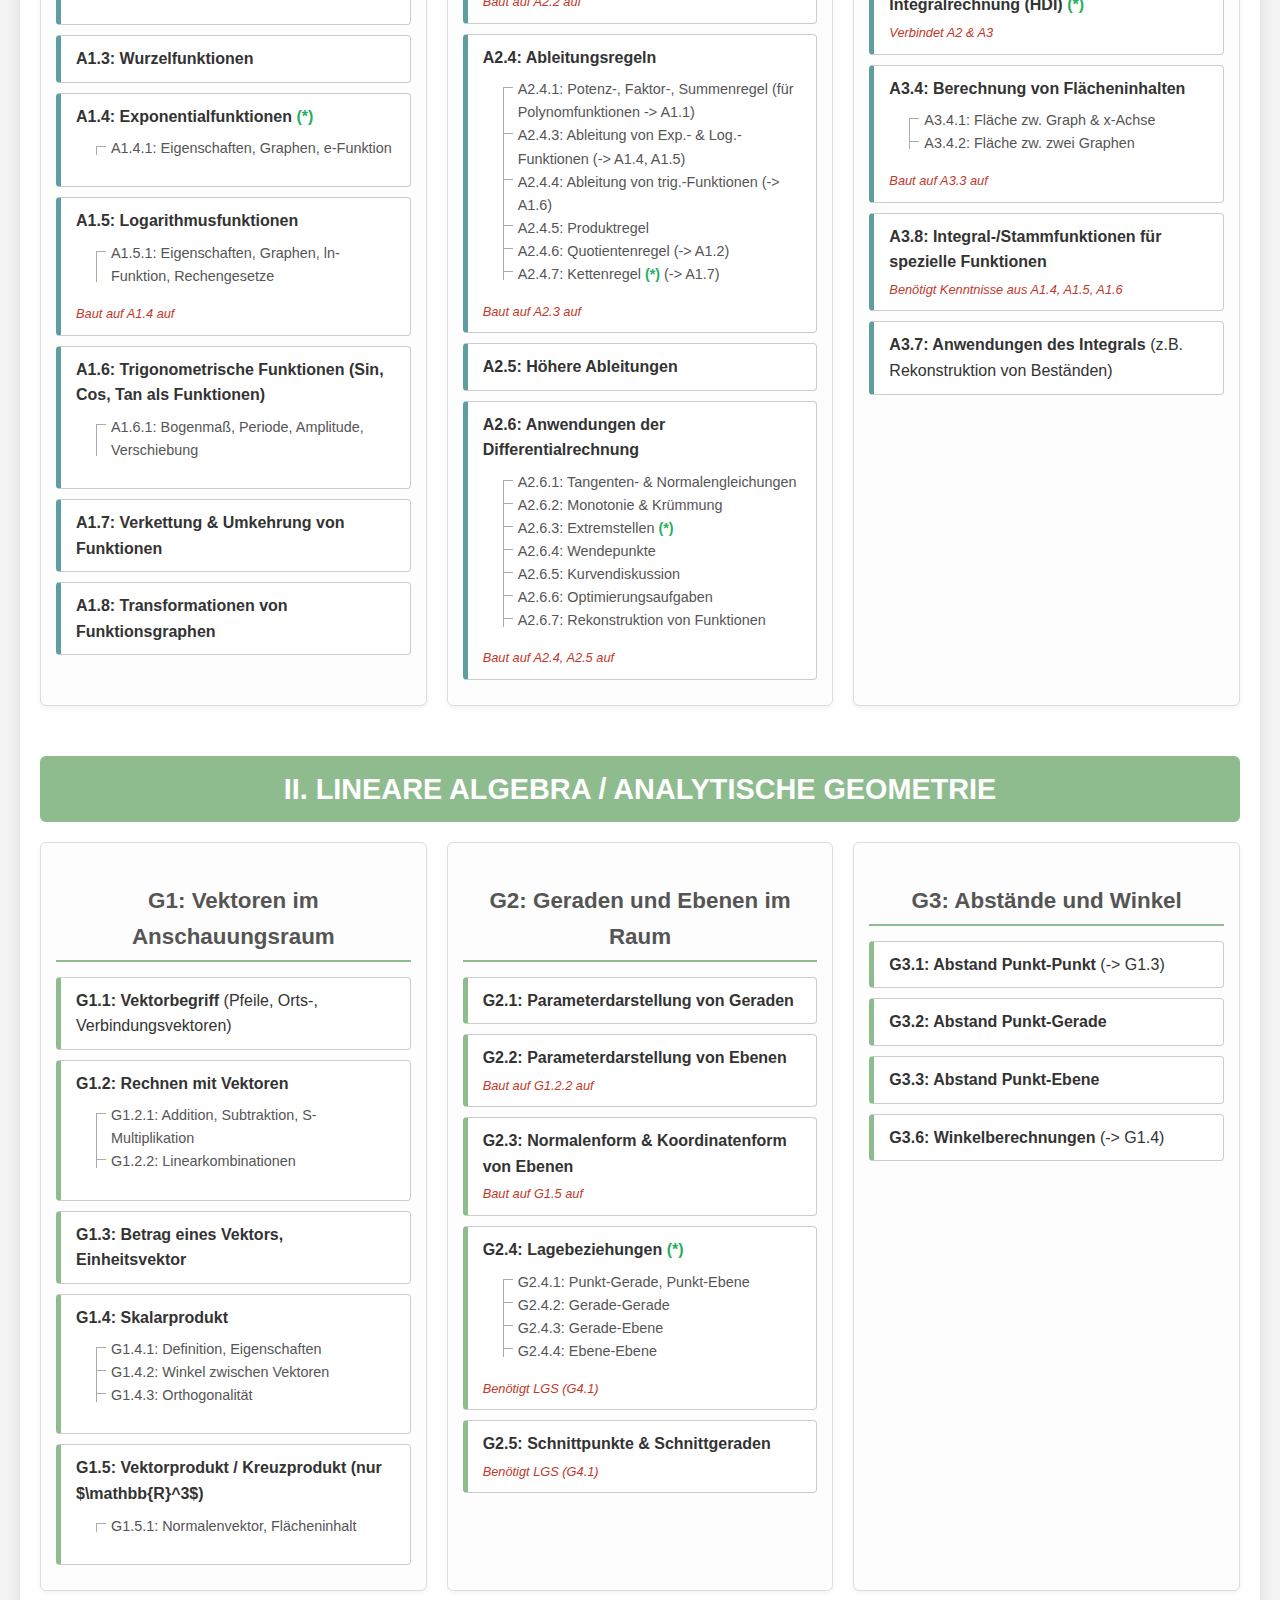
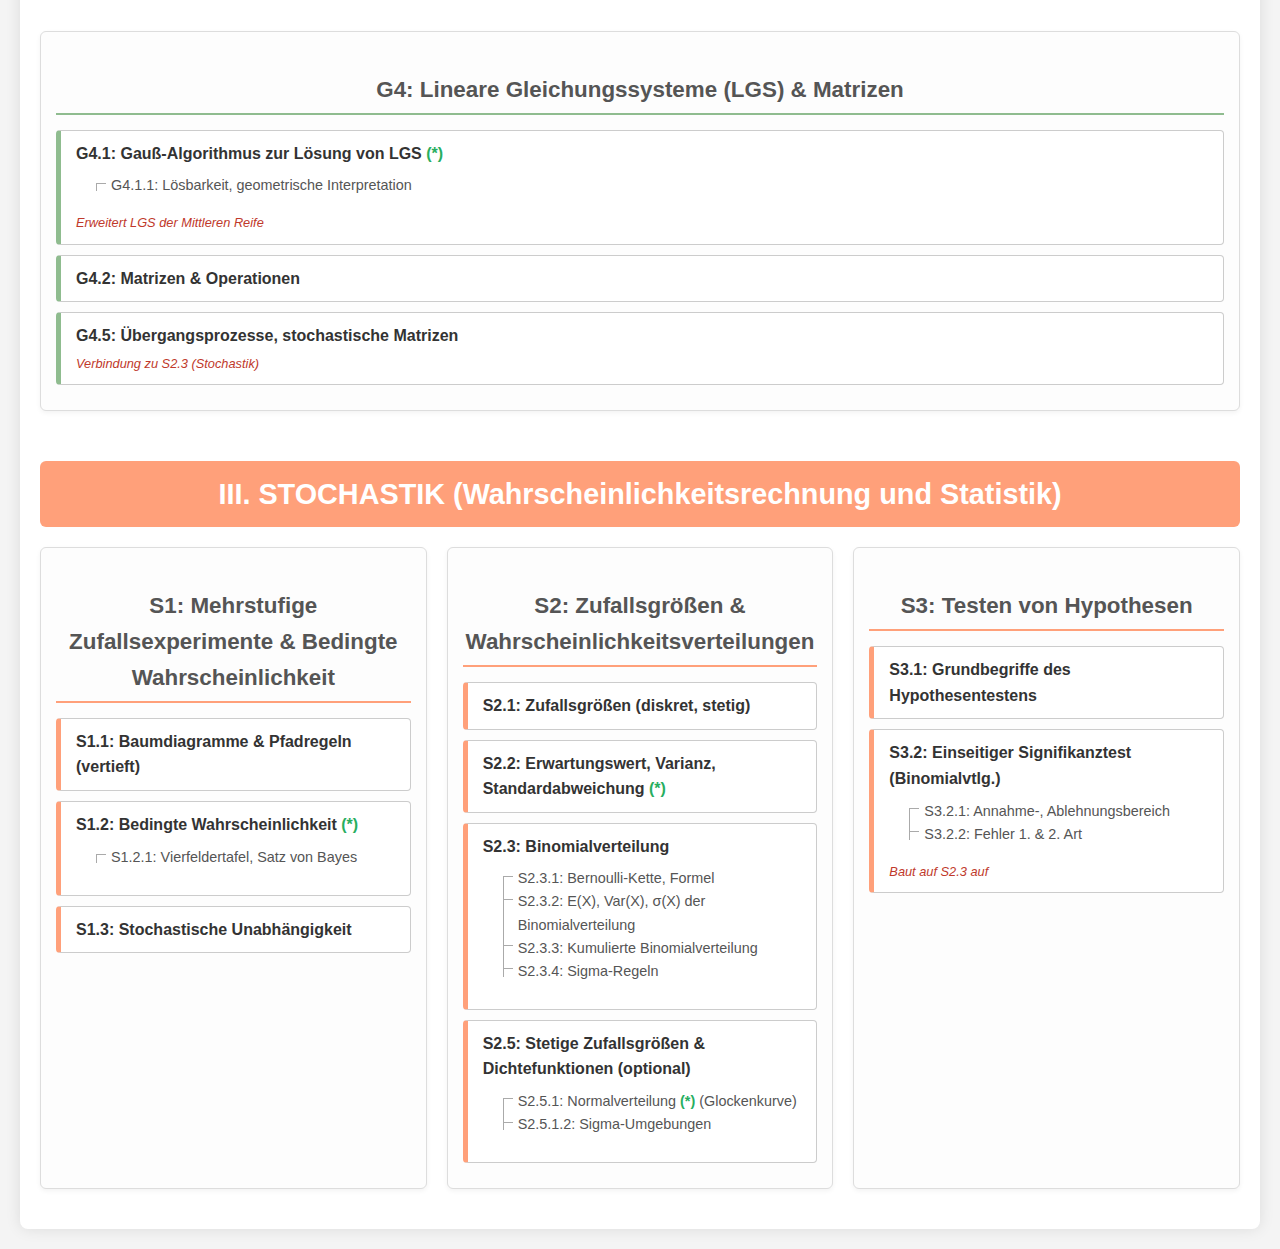
<file: Schule/SkillTree.html>
<!DOCTYPE html>
<html lang="de">
<head>
    <meta charset="UTF-8">
    <meta name="viewport" content="width=device-width, initial-scale=1.0">
    <title>Skill Tree Mathematik Oberstufe</title>
    <style>
        body {
            font-family: 'Segoe UI', Tahoma, Geneva, Verdana, sans-serif;
            line-height: 1.6;
            margin: 0;
            padding: 20px;
            background-color: #f4f4f4;
            color: #333;
        }

        .skill-tree-container {
            max-width: 1600px;
            margin: auto;
            padding: 20px;
            background-color: #fff;
            border-radius: 8px;
            box-shadow: 0 0 15px rgba(0,0,0,0.1);
        }

        h1, h2, h3 {
            text-align: center;
            margin-bottom: 20px;
        }

        h1 {
            color: #333;
            font-size: 2.5em;
        }

        h2 { /* Hauptkategorien Titel */
            font-size: 1.8em;
            padding: 10px;
            border-radius: 6px;
            margin-top: 30px;
            color: #fff;
        }

        h3 { /* Unterkategorien Titel */
            font-size: 1.4em;
            color: #555;
            border-bottom: 2px solid;
            padding-bottom: 5px;
            margin-top: 25px;
            margin-bottom: 15px;
        }

        .foundation h2 { background-color: #778899; /* LightSlateGray */ }
        .analysis h2 { background-color: #5F9EA0; /* CadetBlue */ }
        .geometry h2 { background-color: #8FBC8F; /* DarkSeaGreen */ }
        .stochastics h2 { background-color: #FFA07A; /* LightSalmon */ }

        .foundation h3 { border-bottom-color: #778899; }
        .analysis h3 { border-bottom-color: #5F9EA0; }
        .geometry h3 { border-bottom-color: #8FBC8F; }
        .stochastics h3 { border-bottom-color: #FFA07A; }

        .category-content {
            display: flex;
            flex-wrap: wrap; /* Allow wrapping for smaller screens / many items */
            gap: 20px; /* Space between subcategories or direct skill groups */
            justify-content: space-around;
        }
        
        .subcategory, .skill-group {
            background-color: #fdfdfd;
            border: 1px solid #ddd;
            border-radius: 6px;
            padding: 15px;
            margin-bottom: 20px;
            box-shadow: 0 2px 5px rgba(0,0,0,0.05);
            flex: 1 1 300px; /* Flex properties for responsiveness */
            min-width: 280px; /* Minimum width before wrapping */
        }

        .skill-node {
            background-color: #fff;
            border: 1px solid #ccc;
            border-left: 5px solid; /* For color indication of main category */
            padding: 10px 15px;
            margin-bottom: 10px;
            border-radius: 4px;
            position: relative;
            transition: transform 0.2s ease, box-shadow 0.2s ease;
        }

        .skill-node:hover {
            transform: translateY(-2px);
            box-shadow: 0 4px 8px rgba(0,0,0,0.1);
        }

        /* Color coding for skill nodes border */
        .foundation .skill-node { border-left-color: #778899; }
        .analysis .skill-node { border-left-color: #5F9EA0; }
        .geometry .skill-node { border-left-color: #8FBC8F; }
        .stochastics .skill-node { border-left-color: #FFA07A; }

        .skill-node strong {
            font-weight: 600;
            color: #333;
        }

        .skill-node ul {
            list-style-type: none;
            padding-left: 20px;
            margin-top: 8px;
        }

        .skill-node ul li {
            font-size: 0.9em;
            color: #555;
            padding-left: 15px;
            position: relative;
        }
        
        /* Simple line connector for direct children in a list */
        .skill-node ul li::before {
            content: '';
            position: absolute;
            left: 0;
            top: 0.6em; /* Adjust vertical position */
            width: 10px;
            height: 1px;
            background-color: #aaa;
        }
        .skill-node ul li::after { /* Vertical part of the L-shape connector */
            content: '';
            position: absolute;
            left: 0;
            top: -0.4em; /* Start from the previous item's line or top */
            bottom: 0.4em; /* Extend to current item's line */
            width: 1px;
            background-color: #aaa;
        }
        .skill-node ul li:first-child::after {
            top: 0.6em; /* Adjust for the first item */
        }


        .dependency {
            font-size: 0.8em;
            color: #c0392b; /* Reddish color for dependencies */
            font-style: italic;
            display: block;
            margin-top: 5px;
        }

        .central-skill {
            font-weight: bold;
            color: #27ae60; /* Green for central skills */
        }

        /* Responsive adjustments */
        @media (max-width: 768px) {
            .category-content {
                flex-direction: column; /* Stack subcategories vertically */
            }
            h1 { font-size: 2em; }
            h2 { font-size: 1.5em; }
            h3 { font-size: 1.2em; }
        }

    </style>
</head>
<body>

<div class="skill-tree-container">
    <h1>Skill Tree: Mathematik Oberstufe (Gymnasium)</h1>

    <section class="foundation">
        <h2>[GRUNDLAGE] WISSEN DER MITTLEREN REIFE</h2>
        <div class="category-content">
            <div class="skill-group">
                <h3>Algebraische Grundlagen</h3>
                <div class="skill-node">Termumformungen (Klammern, Binomische Formeln)</div>
                <div class="skill-node">Lineare Gleichungen & Ungleichungen</div>
                <div class="skill-node">Lineare Gleichungssysteme</div>
                <div class="skill-node">Quadratische Gleichungen (p-q-Formel)</div>
                <div class="skill-node">Potenzen & Wurzeln</div>
                <div class="skill-node">Prozent- & Zinsrechnung</div>
            </div>
            <div class="skill-group">
                <h3>Funktionen (Einführung)</h3>
                <div class="skill-node">Funktionsbegriff, Darstellungsformen</div>
                <div class="skill-node">Lineare Funktionen</div>
                <div class="skill-node">Quadratische Funktionen</div>
                <div class="skill-node">Einfache Potenzfunktionen</div>
            </div>
            <div class="skill-group">
                <h3>Geometrie</h3>
                <div class="skill-node">Flächen- & Volumenberechnung</div>
                <div class="skill-node">Satz des Pythagoras</div>
                <div class="skill-node">Trigonometrie am rechtwinkligen Dreieck</div>
            </div>
            <div class="skill-group">
                <h3>Stochastik (Einführung)</h3>
                <div class="skill-node">Grundbegriffe (Zufall, Ereignis)</div>
                <div class="skill-node">Laplace-Wahrscheinlichkeit</div>
                <div class="skill-node">Einfache Baumdiagramme, Pfadregeln</div>
            </div>
        </div>
    </section>

    <section class="analysis">
        <h2>I. ANALYSIS (Differential- und Integralrechnung)</h2>
        <div class="category-content">
            <div class="subcategory">
                <h3>A1: Funktionsbegriff & Eigenschaften</h3>
                <div class="skill-node">
                    <strong>A1.1: Polynomfunktionen höheren Grades</strong>
                    <ul><li>A1.1.1: Verhalten im Unendlichen, Symmetrie, Nullstellen (Polynomdivision, Substitution)</li></ul>
                </div>
                <div class="skill-node">
                    <strong>A1.2: Gebrochenrationale Funktionen</strong>
                    <ul><li>A1.2.1: Definitionslücken, Polstellen, Asymptoten</li></ul>
                </div>
                <div class="skill-node"><strong>A1.3: Wurzelfunktionen</strong></div>
                <div class="skill-node">
                    <strong>A1.4: Exponentialfunktionen <span class="central-skill">(*)</span></strong>
                    <ul><li>A1.4.1: Eigenschaften, Graphen, e-Funktion</li></ul>
                </div>
                <div class="skill-node">
                    <strong>A1.5: Logarithmusfunktionen</strong>
                    <ul><li>A1.5.1: Eigenschaften, Graphen, ln-Funktion, Rechengesetze</li></ul>
                    <span class="dependency">Baut auf A1.4 auf</span>
                </div>
                <div class="skill-node">
                    <strong>A1.6: Trigonometrische Funktionen (Sin, Cos, Tan als Funktionen)</strong>
                    <ul><li>A1.6.1: Bogenmaß, Periode, Amplitude, Verschiebung</li></ul>
                </div>
                <div class="skill-node"><strong>A1.7: Verkettung & Umkehrung von Funktionen</strong></div>
                <div class="skill-node"><strong>A1.8: Transformationen von Funktionsgraphen</strong></div>
            </div>

            <div class="subcategory">
                <h3>A2: Differentialrechnung</h3>
                <div class="skill-node">
                    <strong>A2.1: Grenzwertbegriff</strong>
                    <ul><li>A2.1.1: Stetigkeit</li></ul>
                </div>
                <div class="skill-node">
                    <strong>A2.2: Änderungsraten (Differenzen- & Differentialquotient) <span class="central-skill">(*)</span></strong>
                    <span class="dependency">Baut auf A2.1 auf</span>
                </div>
                <div class="skill-node">
                    <strong>A2.3: Ableitungsbegriff & -funktion</strong>
                    <ul><li>A2.3.1: Graphisches Ableiten</li></ul>
                    <span class="dependency">Baut auf A2.2 auf</span>
                </div>
                <div class="skill-node">
                    <strong>A2.4: Ableitungsregeln</strong>
                    <ul>
                        <li>A2.4.1: Potenz-, Faktor-, Summenregel (für Polynomfunktionen -> A1.1)</li>
                        <li>A2.4.3: Ableitung von Exp.- & Log.-Funktionen (-> A1.4, A1.5)</li>
                        <li>A2.4.4: Ableitung von trig.-Funktionen (-> A1.6)</li>
                        <li>A2.4.5: Produktregel</li>
                        <li>A2.4.6: Quotientenregel (-> A1.2)</li>
                        <li>A2.4.7: Kettenregel <span class="central-skill">(*)</span> (-> A1.7)</li>
                    </ul>
                    <span class="dependency">Baut auf A2.3 auf</span>
                </div>
                <div class="skill-node"><strong>A2.5: Höhere Ableitungen</strong></div>
                <div class="skill-node">
                    <strong>A2.6: Anwendungen der Differentialrechnung</strong>
                    <ul>
                        <li>A2.6.1: Tangenten- & Normalengleichungen</li>
                        <li>A2.6.2: Monotonie & Krümmung</li>
                        <li>A2.6.3: Extremstellen <span class="central-skill">(*)</span></li>
                        <li>A2.6.4: Wendepunkte</li>
                        <li>A2.6.5: Kurvendiskussion</li>
                        <li>A2.6.6: Optimierungsaufgaben</li>
                        <li>A2.6.7: Rekonstruktion von Funktionen</li>
                    </ul>
                    <span class="dependency">Baut auf A2.4, A2.5 auf</span>
                </div>
            </div>

            <div class="subcategory">
                <h3>A3: Integralrechnung</h3>
                <div class="skill-node">
                    <strong>A3.1: Stammfunktion & unbestimmtes Integral</strong>
                    <ul><li>A3.1.1: Aufleitungsregeln</li></ul>
                </div>
                <div class="skill-node">
                    <strong>A3.2: Bestimmtes Integral (Riemann-Integral)</strong>
                    <ul><li>A3.2.1: Geometrische Deutung als Fläche</li></ul>
                </div>
                <div class="skill-node">
                    <strong>A3.3: Hauptsatz der Differential- & Integralrechnung (HDI) <span class="central-skill">(*)</span></strong>
                    <span class="dependency">Verbindet A2 & A3</span>
                </div>
                <div class="skill-node">
                    <strong>A3.4: Berechnung von Flächeninhalten</strong>
                    <ul>
                        <li>A3.4.1: Fläche zw. Graph & x-Achse</li>
                        <li>A3.4.2: Fläche zw. zwei Graphen</li>
                    </ul>
                    <span class="dependency">Baut auf A3.3 auf</span>
                </div>
                 <div class="skill-node"><strong>A3.8: Integral-/Stammfunktionen für spezielle Funktionen</strong>
                    <span class="dependency">Benötigt Kenntnisse aus A1.4, A1.5, A1.6</span>
                </div>
                <div class="skill-node"><strong>A3.7: Anwendungen des Integrals</strong> (z.B. Rekonstruktion von Beständen)</div>
            </div>
        </div>
    </section>

    <section class="geometry">
        <h2>II. LINEARE ALGEBRA / ANALYTISCHE GEOMETRIE</h2>
        <div class="category-content">
            <div class="subcategory">
                <h3>G1: Vektoren im Anschauungsraum</h3>
                <div class="skill-node"><strong>G1.1: Vektorbegriff</strong> (Pfeile, Orts-, Verbindungsvektoren)</div>
                <div class="skill-node">
                    <strong>G1.2: Rechnen mit Vektoren</strong>
                    <ul>
                        <li>G1.2.1: Addition, Subtraktion, S-Multiplikation</li>
                        <li>G1.2.2: Linearkombinationen</li>
                    </ul>
                </div>
                <div class="skill-node"><strong>G1.3: Betrag eines Vektors, Einheitsvektor</strong></div>
                <div class="skill-node">
                    <strong>G1.4: Skalarprodukt</strong>
                    <ul>
                        <li>G1.4.1: Definition, Eigenschaften</li>
                        <li>G1.4.2: Winkel zwischen Vektoren</li>
                        <li>G1.4.3: Orthogonalität</li>
                    </ul>
                </div>
                <div class="skill-node">
                    <strong>G1.5: Vektorprodukt / Kreuzprodukt (nur $\mathbb{R}^3$)</strong>
                    <ul><li>G1.5.1: Normalenvektor, Flächeninhalt</li></ul>
                </div>
            </div>

            <div class="subcategory">
                <h3>G2: Geraden und Ebenen im Raum</h3>
                <div class="skill-node"><strong>G2.1: Parameterdarstellung von Geraden</strong></div>
                <div class="skill-node">
                    <strong>G2.2: Parameterdarstellung von Ebenen</strong>
                    <span class="dependency">Baut auf G1.2.2 auf</span>
                </div>
                <div class="skill-node">
                    <strong>G2.3: Normalenform & Koordinatenform von Ebenen</strong>
                    <span class="dependency">Baut auf G1.5 auf</span>
                </div>
                <div class="skill-node">
                    <strong>G2.4: Lagebeziehungen <span class="central-skill">(*)</span></strong>
                    <ul>
                        <li>G2.4.1: Punkt-Gerade, Punkt-Ebene</li>
                        <li>G2.4.2: Gerade-Gerade</li>
                        <li>G2.4.3: Gerade-Ebene</li>
                        <li>G2.4.4: Ebene-Ebene</li>
                    </ul>
                    <span class="dependency">Benötigt LGS (G4.1)</span>
                </div>
                <div class="skill-node"><strong>G2.5: Schnittpunkte & Schnittgeraden</strong>
                    <span class="dependency">Benötigt LGS (G4.1)</span>
                </div>
            </div>

            <div class="subcategory">
                <h3>G3: Abstände und Winkel</h3>
                <div class="skill-node"><strong>G3.1: Abstand Punkt-Punkt</strong> (-> G1.3)</div>
                <div class="skill-node"><strong>G3.2: Abstand Punkt-Gerade</strong></div>
                <div class="skill-node"><strong>G3.3: Abstand Punkt-Ebene</strong></div>
                <div class="skill-node"><strong>G3.6: Winkelberechnungen</strong> (-> G1.4)</div>
            </div>
            
            <div class="subcategory">
                <h3>G4: Lineare Gleichungssysteme (LGS) & Matrizen</h3>
                <div class="skill-node">
                    <strong>G4.1: Gauß-Algorithmus zur Lösung von LGS <span class="central-skill">(*)</span></strong>
                    <ul><li>G4.1.1: Lösbarkeit, geometrische Interpretation</li></ul>
                    <span class="dependency">Erweitert LGS der Mittleren Reife</span>
                </div>
                <div class="skill-node"><strong>G4.2: Matrizen & Operationen</strong></div>
                 <div class="skill-node"><strong>G4.5: Übergangsprozesse, stochastische Matrizen</strong>
                    <span class="dependency">Verbindung zu S2.3 (Stochastik)</span>
                </div>
            </div>
        </div>
    </section>

    <section class="stochastics">
        <h2>III. STOCHASTIK (Wahrscheinlichkeitsrechnung und Statistik)</h2>
        <div class="category-content">
            <div class="subcategory">
                <h3>S1: Mehrstufige Zufallsexperimente & Bedingte Wahrscheinlichkeit</h3>
                <div class="skill-node"><strong>S1.1: Baumdiagramme & Pfadregeln (vertieft)</strong></div>
                <div class="skill-node">
                    <strong>S1.2: Bedingte Wahrscheinlichkeit <span class="central-skill">(*)</span></strong>
                    <ul>
                        <li>S1.2.1: Vierfeldertafel, Satz von Bayes</li>
                    </ul>
                </div>
                <div class="skill-node"><strong>S1.3: Stochastische Unabhängigkeit</strong></div>
            </div>

            <div class="subcategory">
                <h3>S2: Zufallsgrößen & Wahrscheinlichkeitsverteilungen</h3>
                <div class="skill-node"><strong>S2.1: Zufallsgrößen (diskret, stetig)</strong></div>
                <div class="skill-node"><strong>S2.2: Erwartungswert, Varianz, Standardabweichung <span class="central-skill">(*)</span></strong></div>
                <div class="skill-node">
                    <strong>S2.3: Binomialverteilung</strong>
                    <ul>
                        <li>S2.3.1: Bernoulli-Kette, Formel</li>
                        <li>S2.3.2: E(X), Var(X), σ(X) der Binomialverteilung</li>
                        <li>S2.3.3: Kumulierte Binomialverteilung</li>
                        <li>S2.3.4: Sigma-Regeln</li>
                    </ul>
                </div>
                <div class="skill-node">
                    <strong>S2.5: Stetige Zufallsgrößen & Dichtefunktionen (optional)</strong>
                    <ul>
                        <li>S2.5.1: Normalverteilung <span class="central-skill">(*)</span> (Glockenkurve)</li>
                         <li>S2.5.1.2: Sigma-Umgebungen</li>
                    </ul>
                </div>
            </div>

            <div class="subcategory">
                <h3>S3: Testen von Hypothesen</h3>
                <div class="skill-node"><strong>S3.1: Grundbegriffe des Hypothesentestens</strong></div>
                <div class="skill-node">
                    <strong>S3.2: Einseitiger Signifikanztest (Binomialvtlg.)</strong>
                    <ul>
                        <li>S3.2.1: Annahme-, Ablehnungsbereich</li>
                        <li>S3.2.2: Fehler 1. & 2. Art</li>
                    </ul>
                    <span class="dependency">Baut auf S2.3 auf</span>
                </div>
            </div>
        </div>
    </section>

</div>

</body>
</html>
</file>
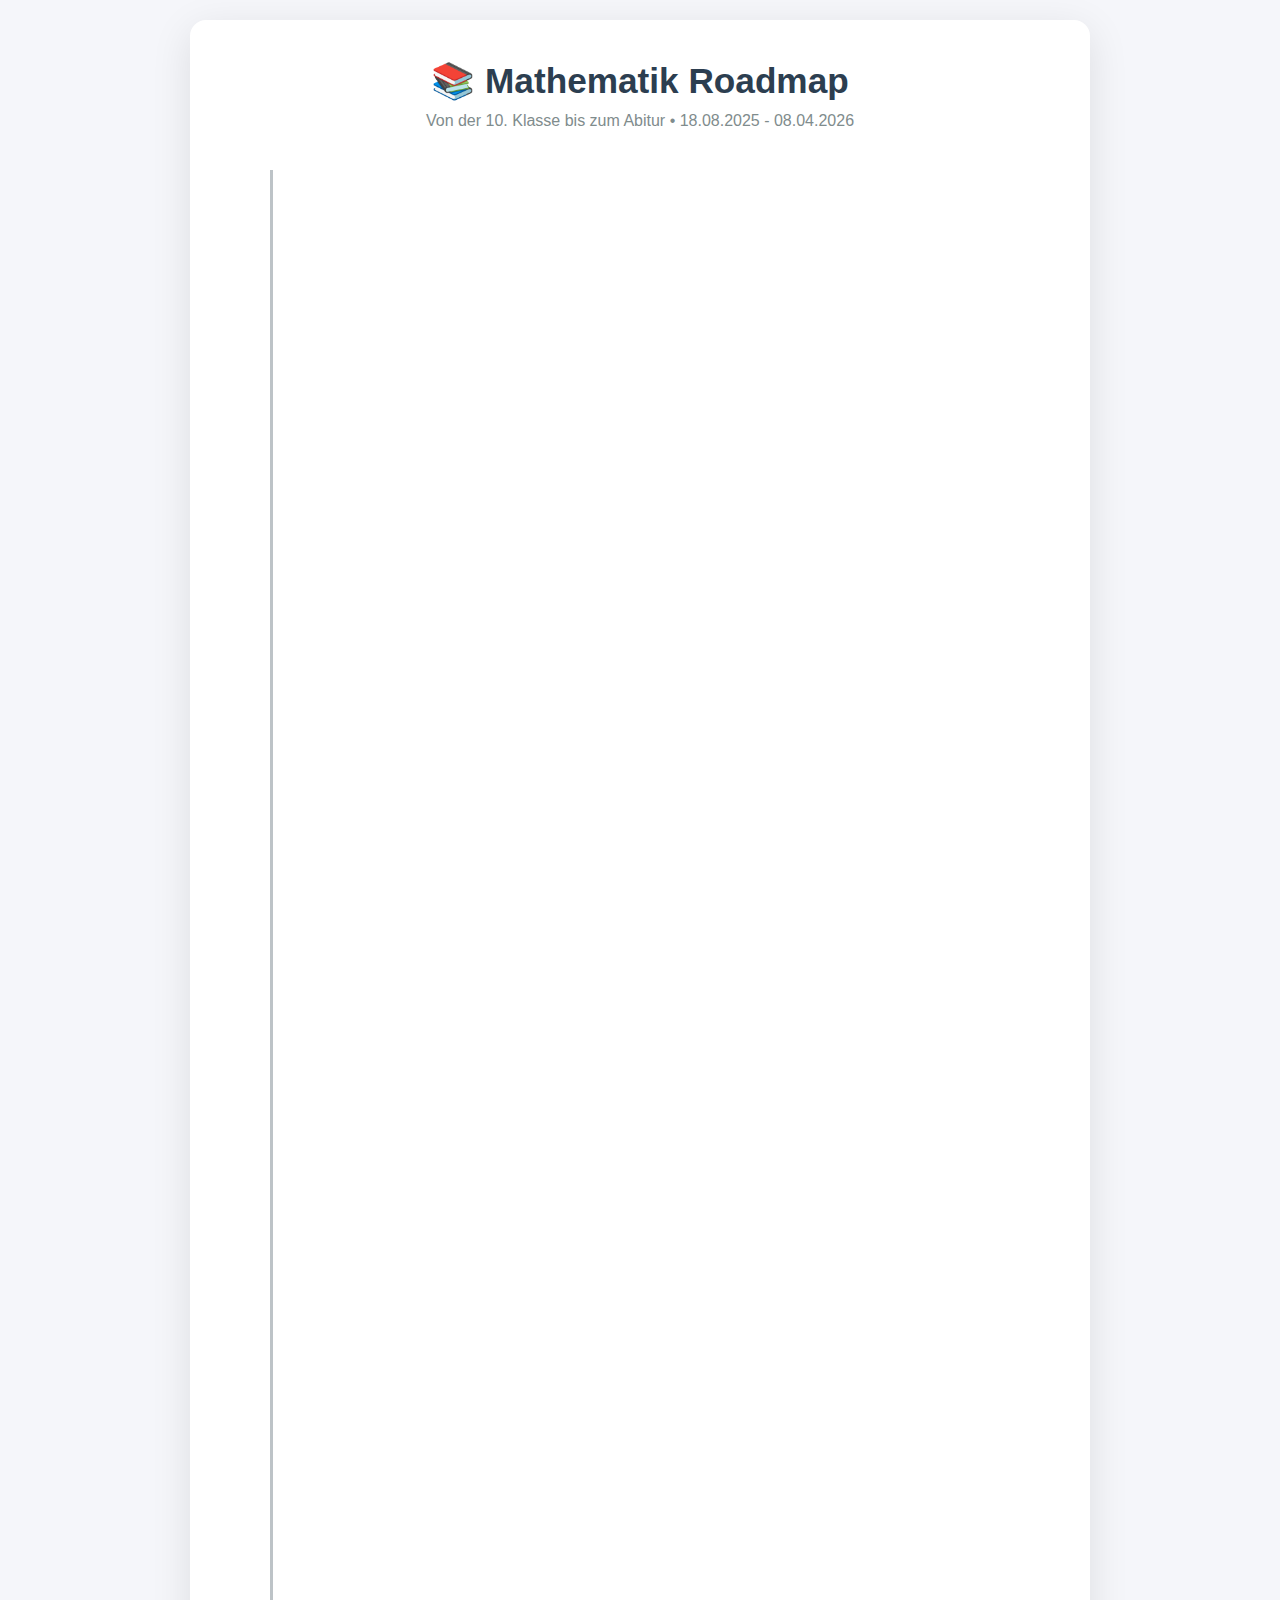
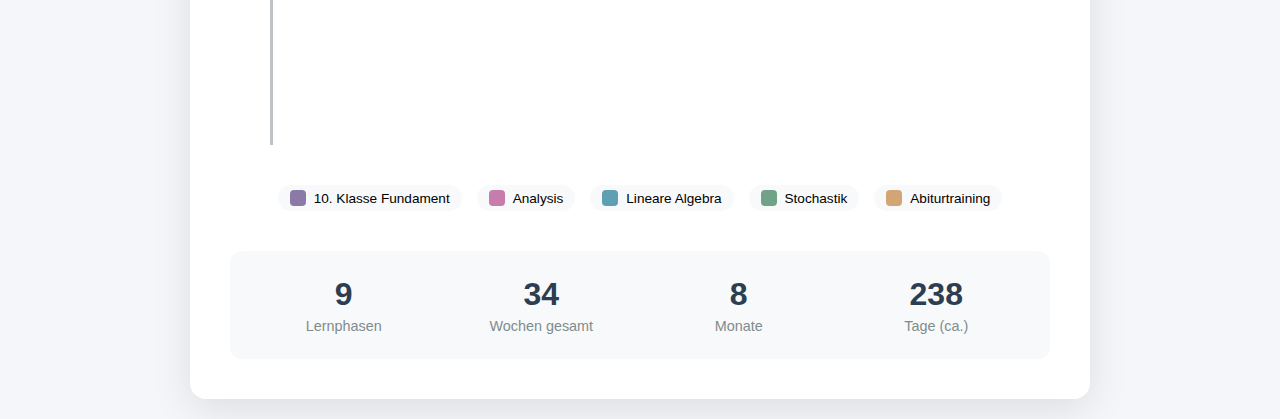
<file: Schule/Plan/mathe-roadmap-timeline.html>
<!DOCTYPE html>
<html lang="de">
<head>
    <meta charset="UTF-8">
    <meta name="viewport" content="width=device-width, initial-scale=1.0">
    <title>Mathematik Roadmap Timeline</title>
    <style>
        * {
            margin: 0;
            padding: 0;
            box-sizing: border-box;
        }
        
        body {
            font-family: 'Segoe UI', Tahoma, Geneva, Verdana, sans-serif;
            background: #f5f6fa;
            min-height: 100vh;
            padding: 20px;
        }
        
        .container {
            max-width: 900px;
            margin: 0 auto;
            background: white;
            border-radius: 16px;
            box-shadow: 0 10px 40px rgba(0,0,0,0.1);
            padding: 40px;
        }
        
        .header {
            text-align: center;
            margin-bottom: 40px;
        }
        
        h1 {
            color: #2c3e50;
            margin-bottom: 10px;
            font-size: 2.2rem;
        }
        
        .subtitle {
            color: #7f8c8d;
            font-size: 1rem;
        }
        
        .timeline-wrapper {
            position: relative;
            margin: 40px 0;
        }
        
        .timeline-column {
            position: relative;
            width: 100%;
        }
        
        .timeline-line {
            position: absolute;
            left: 40px;
            top: 0;
            bottom: 0;
            width: 3px;
            background: #bdc3c7;
        }
        
        .phase-container {
            position: relative;
            margin-bottom: 20px;
            padding-left: 70px;
            opacity: 0;
            animation: fadeInLeft 0.6s forwards;
        }
        
        .phase-dot {
            position: absolute;
            left: 30px;
            top: 20px;
            width: 22px;
            height: 22px;
            border-radius: 50%;
            border: 3px solid white;
            box-shadow: 0 2px 5px rgba(0,0,0,0.2);
            z-index: 2;
        }
        
        .phase-box {
            padding: 20px;
            border-radius: 12px;
            box-shadow: 0 3px 10px rgba(0,0,0,0.1);
            transition: transform 0.3s ease, box-shadow 0.3s ease;
            cursor: pointer;
            position: relative;
        }
        
        .phase-box:hover {
            transform: translateX(5px);
            box-shadow: 0 5px 20px rgba(0,0,0,0.15);
        }
        
        .phase-header {
            display: flex;
            justify-content: space-between;
            align-items: flex-start;
            margin-bottom: 12px;
        }
        
        .phase-number {
            position: absolute;
            top: 10px;
            right: 15px;
            background: rgba(255,255,255,0.9);
            padding: 4px 10px;
            border-radius: 20px;
            font-size: 0.8rem;
            font-weight: 600;
        }
        
        .phase-title {
            font-size: 1.1rem;
            font-weight: 700;
            color: white;
            margin-bottom: 8px;
            padding-right: 60px;
        }
        
        .phase-info {
            display: flex;
            gap: 15px;
            flex-wrap: wrap;
            color: white;
            font-size: 0.9rem;
        }
        
        .info-item {
            background: rgba(255,255,255,0.2);
            padding: 4px 12px;
            border-radius: 8px;
            display: flex;
            align-items: center;
            gap: 5px;
        }
        
        .phase-dates {
            margin-top: 10px;
            padding-top: 10px;
            border-top: 1px solid rgba(255,255,255,0.3);
            color: rgba(255,255,255,0.95);
            font-size: 0.85rem;
        }
        
        /* Farben für verschiedene Bereiche - dezenter */
        .fundament { background: #8b7aa8; }
        .fundament .phase-dot { background: #8b7aa8; }
        
        .analysis { background: #c77dab; }
        .analysis .phase-dot { background: #c77dab; }
        
        .lineare-algebra { background: #5e9fb3; }
        .lineare-algebra .phase-dot { background: #5e9fb3; }
        
        .stochastik { background: #6fa287; }
        .stochastik .phase-dot { background: #6fa287; }
        
        .abitur { background: #d4a574; }
        .abitur .phase-dot { background: #d4a574; }
        
        /* Höhen basierend auf Wochen */
        .weeks-3 { min-height: 120px; }
        .weeks-4 { min-height: 160px; }
        .weeks-5 { min-height: 200px; }
        .weeks-6 { min-height: 240px; }
        
        .summary {
            margin-top: 40px;
            padding: 25px;
            background: #f8f9fa;
            border-radius: 12px;
            display: grid;
            grid-template-columns: repeat(auto-fit, minmax(150px, 1fr));
            gap: 20px;
        }
        
        .summary-item {
            text-align: center;
        }
        
        .summary-value {
            font-size: 2rem;
            font-weight: bold;
            color: #2c3e50;
        }
        
        .summary-label {
            color: #7f8c8d;
            font-size: 0.9rem;
            margin-top: 5px;
        }
        
        .legend {
            margin-top: 30px;
            display: flex;
            flex-wrap: wrap;
            gap: 15px;
            justify-content: center;
        }
        
        .legend-item {
            display: flex;
            align-items: center;
            gap: 8px;
            padding: 5px 12px;
            background: #f8f9fa;
            border-radius: 20px;
            font-size: 0.85rem;
        }
        
        .legend-color {
            width: 16px;
            height: 16px;
            border-radius: 4px;
        }
        
        @keyframes fadeInLeft {
            from {
                opacity: 0;
                transform: translateX(-20px);
            }
            to {
                opacity: 1;
                transform: translateX(0);
            }
        }
        
        @media (max-width: 768px) {
            .phase-container {
                padding-left: 50px;
            }
            
            .timeline-line {
                left: 20px;
            }
            
            .phase-dot {
                left: 10px;
                width: 18px;
                height: 18px;
            }
        }
    </style>
</head>
<body>
    <div class="container">
        <div class="header">
            <h1>📚 Mathematik Roadmap</h1>
            <div class="subtitle">Von der 10. Klasse bis zum Abitur • 18.08.2025 - 08.04.2026</div>
        </div>
        
        <div class="timeline-wrapper">
            <div class="timeline-column">
                <div class="timeline-line"></div>
                
                <div class="phase-container" style="animation-delay: 0.1s;">
                    <div class="phase-dot"></div>
                    <div class="phase-box fundament weeks-3">
                        <span class="phase-number">1</span>
                        <div class="phase-title">Algebra & Termumformung</div>
                        <div class="phase-info">
                            <span class="info-item">📚 10. Klasse Fundament</span>
                            <span class="info-item">⏱️ 3 Wochen</span>
                        </div>
                        <div class="phase-dates">
                            📅 18. August - 08. September 2025
                        </div>
                    </div>
                </div>
                
                <div class="phase-container" style="animation-delay: 0.2s;">
                    <div class="phase-dot"></div>
                    <div class="phase-box fundament weeks-3">
                        <span class="phase-number">2</span>
                        <div class="phase-title">Gleichungen & Ungleichungen</div>
                        <div class="phase-info">
                            <span class="info-item">📚 10. Klasse Fundament</span>
                            <span class="info-item">⏱️ 3 Wochen</span>
                        </div>
                        <div class="phase-dates">
                            📅 08. September - 29. September 2025
                        </div>
                    </div>
                </div>
                
                <div class="phase-container" style="animation-delay: 0.3s;">
                    <div class="phase-dot"></div>
                    <div class="phase-box fundament weeks-3">
                        <span class="phase-number">3</span>
                        <div class="phase-title">Funktionen (Grundlagen)</div>
                        <div class="phase-info">
                            <span class="info-item">📚 10. Klasse Fundament</span>
                            <span class="info-item">⏱️ 3 Wochen</span>
                        </div>
                        <div class="phase-dates">
                            📅 29. September - 20. Oktober 2025
                        </div>
                    </div>
                </div>
                
                <div class="phase-container" style="animation-delay: 0.4s;">
                    <div class="phase-dot"></div>
                    <div class="phase-box fundament weeks-3">
                        <span class="phase-number">4</span>
                        <div class="phase-title">Geometrie & Trigonometrie</div>
                        <div class="phase-info">
                            <span class="info-item">📚 10. Klasse Fundament</span>
                            <span class="info-item">⏱️ 3 Wochen</span>
                        </div>
                        <div class="phase-dates">
                            📅 20. Oktober - 10. November 2025
                        </div>
                    </div>
                </div>
                
                <div class="phase-container" style="animation-delay: 0.5s;">
                    <div class="phase-dot"></div>
                    <div class="phase-box stochastik weeks-3">
                        <span class="phase-number">5</span>
                        <div class="phase-title">Stochastik (Grundlagen)</div>
                        <div class="phase-info">
                            <span class="info-item">📊 Stochastik</span>
                            <span class="info-item">⏱️ 3 Wochen</span>
                        </div>
                        <div class="phase-dates">
                            📅 10. November - 01. Dezember 2025
                        </div>
                    </div>
                </div>
                
                <div class="phase-container" style="animation-delay: 0.6s;">
                    <div class="phase-dot"></div>
                    <div class="phase-box analysis weeks-6">
                        <span class="phase-number">6</span>
                        <div class="phase-title">Analysis - Einstieg</div>
                        <div class="phase-info">
                            <span class="info-item">📈 Analysis</span>
                            <span class="info-item">⏱️ 6 Wochen</span>
                        </div>
                        <div class="phase-dates">
                            📅 01. Dezember 2025 - 12. Januar 2026
                        </div>
                    </div>
                </div>
                
                <div class="phase-container" style="animation-delay: 0.7s;">
                    <div class="phase-dot"></div>
                    <div class="phase-box lineare-algebra weeks-5">
                        <span class="phase-number">7</span>
                        <div class="phase-title">Lineare Algebra / Analytische Geometrie</div>
                        <div class="phase-info">
                            <span class="info-item">📐 Lineare Algebra</span>
                            <span class="info-item">⏱️ 5 Wochen</span>
                        </div>
                        <div class="phase-dates">
                            📅 12. Januar - 16. Februar 2026
                        </div>
                    </div>
                </div>
                
                <div class="phase-container" style="animation-delay: 0.8s;">
                    <div class="phase-dot"></div>
                    <div class="phase-box stochastik weeks-4">
                        <span class="phase-number">8</span>
                        <div class="phase-title">Stochastik (Oberstufe)</div>
                        <div class="phase-info">
                            <span class="info-item">📊 Stochastik</span>
                            <span class="info-item">⏱️ 4 Wochen</span>
                        </div>
                        <div class="phase-dates">
                            📅 16. Februar - 16. März 2026
                        </div>
                    </div>
                </div>
                
                <div class="phase-container" style="animation-delay: 0.9s;">
                    <div class="phase-dot"></div>
                    <div class="phase-box abitur weeks-4">
                        <span class="phase-number">9</span>
                        <div class="phase-title">Abiturtraining</div>
                        <div class="phase-info">
                            <span class="info-item">🎯 Prüfungsvorbereitung</span>
                            <span class="info-item">⏱️ 4 Wochen</span>
                        </div>
                        <div class="phase-dates">
                            📅 16. März - 13. April 2026
                        </div>
                    </div>
                </div>
            </div>
        </div>
        
        <div class="legend">
            <div class="legend-item">
                <div class="legend-color" style="background: #8b7aa8;"></div>
                <span>10. Klasse Fundament</span>
            </div>
            <div class="legend-item">
                <div class="legend-color" style="background: #c77dab;"></div>
                <span>Analysis</span>
            </div>
            <div class="legend-item">
                <div class="legend-color" style="background: #5e9fb3;"></div>
                <span>Lineare Algebra</span>
            </div>
            <div class="legend-item">
                <div class="legend-color" style="background: #6fa287;"></div>
                <span>Stochastik</span>
            </div>
            <div class="legend-item">
                <div class="legend-color" style="background: #d4a574;"></div>
                <span>Abiturtraining</span>
            </div>
        </div>
        
        <div class="summary">
            <div class="summary-item">
                <div class="summary-value">9</div>
                <div class="summary-label">Lernphasen</div>
            </div>
            <div class="summary-item">
                <div class="summary-value">34</div>
                <div class="summary-label">Wochen gesamt</div>
            </div>
            <div class="summary-item">
                <div class="summary-value">8</div>
                <div class="summary-label">Monate</div>
            </div>
            <div class="summary-item">
                <div class="summary-value">238</div>
                <div class="summary-label">Tage (ca.)</div>
            </div>
        </div>
    </div>
</body>
</html>
</file>
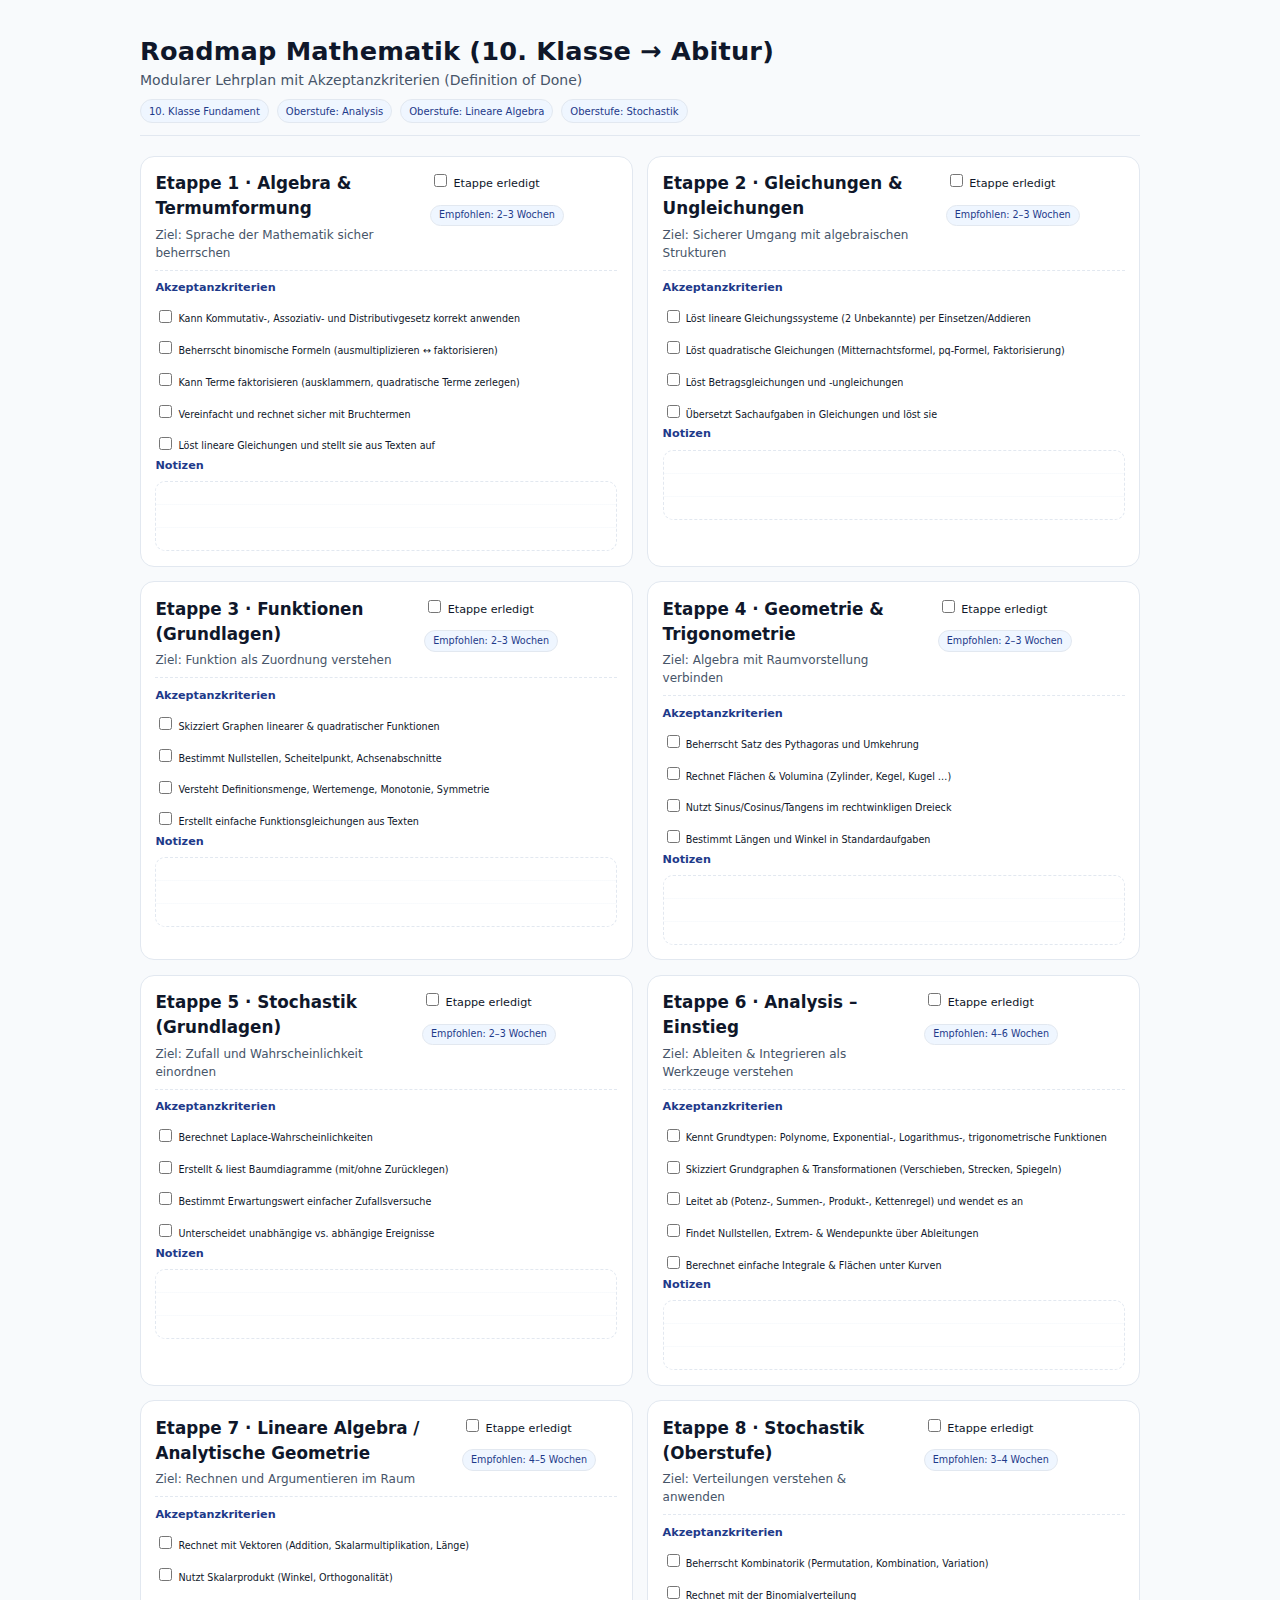
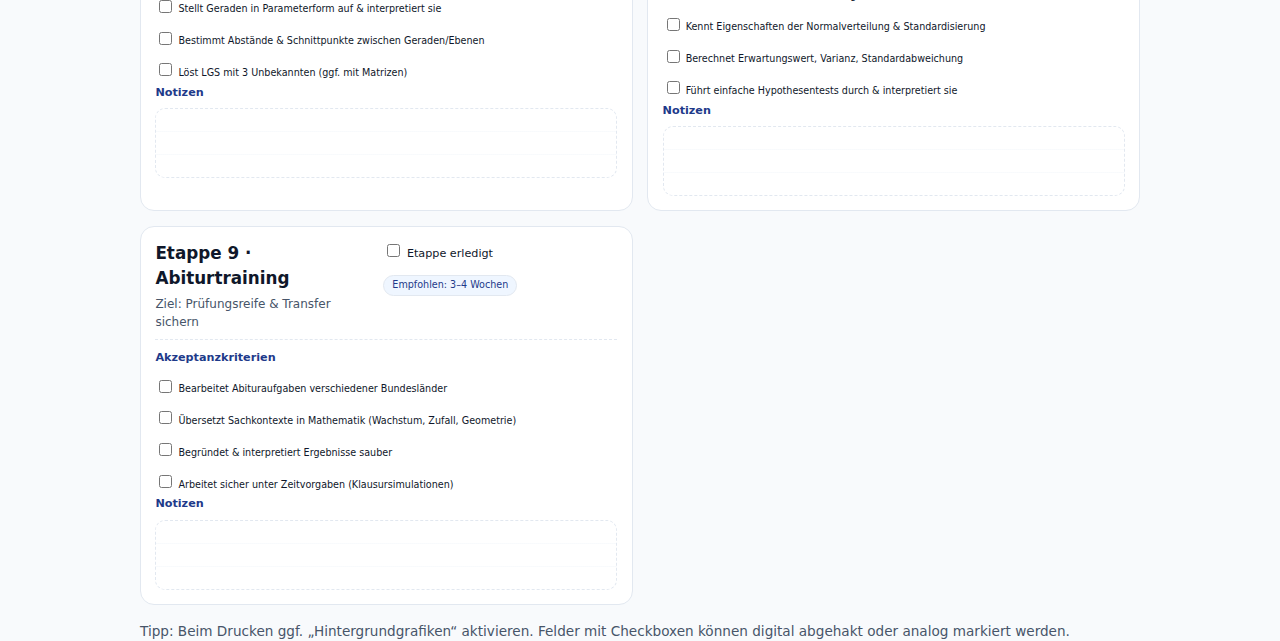
<file: Schule/Plan/mathe_roadmap_abitur_druckfreundlich.html>
<!DOCTYPE html>
<html lang="de">
<head>
  <meta charset="utf-8" />
  <meta name="viewport" content="width=device-width, initial-scale=1"/>
  <title>Roadmap Mathematik (10. Klasse → Abitur)</title>
  <style>
    :root{
      --bg:#f8fafc;          /* slate-50 */
      --card:#ffffff;        /* white */
      --ink:#0f172a;         /* slate-900 */
      --muted:#475569;       /* slate-600 */
      --border:#e2e8f0;      /* slate-200 */
      --accent:#2563eb;      /* blue-600 */
      --accent-ink:#1e3a8a;  /* blue-900 */
      --chip:#eff6ff;        /* blue-50 */
    }
    *{box-sizing:border-box}
    html,body{height:100%}
    body{
      margin:0; padding:2rem; background:var(--bg); color:var(--ink);
      font: 14px/1.5 system-ui, -apple-system, Segoe UI, Roboto, Helvetica, Arial, "Apple Color Emoji","Segoe UI Emoji";
    }
    .page{max-width:1000px; margin:0 auto}
    header.pagehead{
      margin-bottom:1.25rem; display:flex; gap:1rem; align-items:flex-end; flex-wrap:wrap;
      border-bottom:1px solid var(--border); padding-bottom:0.75rem;
    }
    .title{font-size:1.6rem; font-weight:800; letter-spacing:0.2px}
    .subtitle{color:var(--muted)}
    .legend{display:flex; flex-wrap:wrap; gap:0.5rem; margin-top:0.5rem}
    .chip{background:var(--chip); color:var(--accent-ink); border:1px solid var(--border); padding:0.2rem 0.5rem; border-radius:999px; font-size:10px}

    .grid{display:grid; grid-template-columns:1fr; gap:0.9rem}
    @media (min-width:900px){ .grid{grid-template-columns:1fr 1fr} }

    .module{background:var(--card); border:1px solid var(--border); border-radius:14px; padding:0.9rem; page-break-inside:avoid}
    .module h2{font-size:1.05rem; margin:0 0 0.25rem 0}
    .module header{display:flex; justify-content:space-between; align-items:flex-start; gap:0.75rem; border-bottom:1px dashed var(--border); padding-bottom:0.5rem; margin-bottom:0.6rem}
    .module .goal{color:var(--muted); font-size:0.75rem}
    .meta{display:flex; gap:0.75rem; align-items:center; flex-wrap:wrap}
    .meta .duration{font-size:0.6rem; color:var(--accent-ink); background:var(--chip); border:1px solid var(--border); padding:0.15rem 0.5rem; border-radius:999px}
    .meta label{font-size:0.7rem}

    .checklist h3, .notes h3{font-size:0.7rem; margin:0 0 0.4rem 0; color:var(--accent-ink)}
    ul.tasks{list-style:none; margin:0; padding:0; display:grid; gap:0.25rem}
    ul.tasks li{display:flex; gap:0.45rem; align-items:flex-start; padding:0.25rem 0; font-size:0.6rem}
    ul.tasks input[type="checkbox"]{margin-top:0.15rem}

    .notes .note-box{min-height:70px; border:1px dashed var(--border); border-radius:10px; background:repeating-linear-gradient(transparent, transparent 22px, #f1f5f9 23px);}

    footer.pagefoot{margin-top:1rem; color:var(--muted); font-size:0.85rem}

    /* Print styles */
    @media print {
      body{background:#fff; padding:0.5cm}
      .page{max-width:auto}
      .grid{grid-template-columns:1fr 1fr; gap:0.7rem} /* Sicherstellen: 2 Spalten beim Drucken */
      .module{box-shadow:none}
      a[href]:after{content:""}
      .legend{gap:0.3rem}
    }
  </style>
</head>
<body>
  <div class="page">
    <header class="pagehead">
      <div>
        <div class="title">Roadmap Mathematik (10. Klasse → Abitur)</div>
        <div class="subtitle">Modularer Lehrplan mit Akzeptanzkriterien (Definition of Done)</div>
        <div class="legend">
          <span class="chip">10. Klasse Fundament</span>
          <span class="chip">Oberstufe: Analysis</span>
          <span class="chip">Oberstufe: Lineare Algebra</span>
          <span class="chip">Oberstufe: Stochastik</span>
        </div>
      </div>
    </header>

    <section class="grid">
      <!-- Etappe 1 -->
      <section class="module">
        <header>
          <div>
            <h2>Etappe 1 · Algebra & Termumformung</h2>
            <div class="goal">Ziel: Sprache der Mathematik sicher beherrschen</div>
          </div>
          <div class="meta">
            <label><input type="checkbox"/> Etappe erledigt</label>
            <span class="duration">Empfohlen: 2–3 Wochen</span>
          </div>
        </header>
        <div class="checklist">
          <h3>Akzeptanzkriterien</h3>
          <ul class="tasks">
            <li><label><input type="checkbox"/> Kann Kommutativ-, Assoziativ- und Distributivgesetz korrekt anwenden</label></li>
            <li><label><input type="checkbox"/> Beherrscht binomische Formeln (ausmultiplizieren ↔ faktorisieren)</label></li>
            <li><label><input type="checkbox"/> Kann Terme faktorisieren (ausklammern, quadratische Terme zerlegen)</label></li>
            <li><label><input type="checkbox"/> Vereinfacht und rechnet sicher mit Bruchtermen</label></li>
            <li><label><input type="checkbox"/> Löst lineare Gleichungen und stellt sie aus Texten auf</label></li>
          </ul>
        </div>
        <div class="notes">
          <h3>Notizen</h3>
          <div class="note-box"></div>
        </div>
      </section>

      <!-- Etappe 2 -->
      <section class="module">
        <header>
          <div>
            <h2>Etappe 2 · Gleichungen & Ungleichungen</h2>
            <div class="goal">Ziel: Sicherer Umgang mit algebraischen Strukturen</div>
          </div>
          <div class="meta">
            <label><input type="checkbox"/> Etappe erledigt</label>
            <span class="duration">Empfohlen: 2–3 Wochen</span>
          </div>
        </header>
        <div class="checklist">
          <h3>Akzeptanzkriterien</h3>
          <ul class="tasks">
            <li><label><input type="checkbox"/> Löst lineare Gleichungssysteme (2 Unbekannte) per Einsetzen/Addieren</label></li>
            <li><label><input type="checkbox"/> Löst quadratische Gleichungen (Mitternachtsformel, pq-Formel, Faktorisierung)</label></li>
            <li><label><input type="checkbox"/> Löst Betragsgleichungen und -ungleichungen</label></li>
            <li><label><input type="checkbox"/> Übersetzt Sachaufgaben in Gleichungen und löst sie</label></li>
          </ul>
        </div>
        <div class="notes">
          <h3>Notizen</h3>
          <div class="note-box"></div>
        </div>
      </section>

      <!-- Etappe 3 -->
      <section class="module">
        <header>
          <div>
            <h2>Etappe 3 · Funktionen (Grundlagen)</h2>
            <div class="goal">Ziel: Funktion als Zuordnung verstehen</div>
          </div>
          <div class="meta">
            <label><input type="checkbox"/> Etappe erledigt</label>
            <span class="duration">Empfohlen: 2–3 Wochen</span>
          </div>
        </header>
        <div class="checklist">
          <h3>Akzeptanzkriterien</h3>
          <ul class="tasks">
            <li><label><input type="checkbox"/> Skizziert Graphen linearer & quadratischer Funktionen</label></li>
            <li><label><input type="checkbox"/> Bestimmt Nullstellen, Scheitelpunkt, Achsenabschnitte</label></li>
            <li><label><input type="checkbox"/> Versteht Definitionsmenge, Wertemenge, Monotonie, Symmetrie</label></li>
            <li><label><input type="checkbox"/> Erstellt einfache Funktionsgleichungen aus Texten</label></li>
          </ul>
        </div>
        <div class="notes">
          <h3>Notizen</h3>
          <div class="note-box"></div>
        </div>
      </section>

      <!-- Etappe 4 -->
      <section class="module">
        <header>
          <div>
            <h2>Etappe 4 · Geometrie & Trigonometrie</h2>
            <div class="goal">Ziel: Algebra mit Raumvorstellung verbinden</div>
          </div>
          <div class="meta">
            <label><input type="checkbox"/> Etappe erledigt</label>
            <span class="duration">Empfohlen: 2–3 Wochen</span>
          </div>
        </header>
        <div class="checklist">
          <h3>Akzeptanzkriterien</h3>
          <ul class="tasks">
            <li><label><input type="checkbox"/> Beherrscht Satz des Pythagoras und Umkehrung</label></li>
            <li><label><input type="checkbox"/> Rechnet Flächen & Volumina (Zylinder, Kegel, Kugel …)</label></li>
            <li><label><input type="checkbox"/> Nutzt Sinus/Cosinus/Tangens im rechtwinkligen Dreieck</label></li>
            <li><label><input type="checkbox"/> Bestimmt Längen und Winkel in Standardaufgaben</label></li>
          </ul>
        </div>
        <div class="notes">
          <h3>Notizen</h3>
          <div class="note-box"></div>
        </div>
      </section>

      <!-- Etappe 5 -->
      <section class="module">
        <header>
          <div>
            <h2>Etappe 5 · Stochastik (Grundlagen)</h2>
            <div class="goal">Ziel: Zufall und Wahrscheinlichkeit einordnen</div>
          </div>
          <div class="meta">
            <label><input type="checkbox"/> Etappe erledigt</label>
            <span class="duration">Empfohlen: 2–3 Wochen</span>
          </div>
        </header>
        <div class="checklist">
          <h3>Akzeptanzkriterien</h3>
          <ul class="tasks">
            <li><label><input type="checkbox"/> Berechnet Laplace-Wahrscheinlichkeiten</label></li>
            <li><label><input type="checkbox"/> Erstellt & liest Baumdiagramme (mit/ohne Zurücklegen)</label></li>
            <li><label><input type="checkbox"/> Bestimmt Erwartungswert einfacher Zufallsversuche</label></li>
            <li><label><input type="checkbox"/> Unterscheidet unabhängige vs. abhängige Ereignisse</label></li>
          </ul>
        </div>
        <div class="notes">
          <h3>Notizen</h3>
          <div class="note-box"></div>
        </div>
      </section>

      <!-- Etappe 6 -->
      <section class="module">
        <header>
          <div>
            <h2>Etappe 6 · Analysis – Einstieg</h2>
            <div class="goal">Ziel: Ableiten & Integrieren als Werkzeuge verstehen</div>
          </div>
          <div class="meta">
            <label><input type="checkbox"/> Etappe erledigt</label>
            <span class="duration">Empfohlen: 4–6 Wochen</span>
          </div>
        </header>
        <div class="checklist">
          <h3>Akzeptanzkriterien</h3>
          <ul class="tasks">
            <li><label><input type="checkbox"/> Kennt Grundtypen: Polynome, Exponential-, Logarithmus-, trigonometrische Funktionen</label></li>
            <li><label><input type="checkbox"/> Skizziert Grundgraphen & Transformationen (Verschieben, Strecken, Spiegeln)</label></li>
            <li><label><input type="checkbox"/> Leitet ab (Potenz-, Summen-, Produkt-, Kettenregel) und wendet es an</label></li>
            <li><label><input type="checkbox"/> Findet Nullstellen, Extrem- & Wendepunkte über Ableitungen</label></li>
            <li><label><input type="checkbox"/> Berechnet einfache Integrale & Flächen unter Kurven</label></li>
          </ul>
        </div>
        <div class="notes">
          <h3>Notizen</h3>
          <div class="note-box"></div>
        </div>
      </section>

      <!-- Etappe 7 -->
      <section class="module">
        <header>
          <div>
            <h2>Etappe 7 · Lineare Algebra / Analytische Geometrie</h2>
            <div class="goal">Ziel: Rechnen und Argumentieren im Raum</div>
          </div>
          <div class="meta">
            <label><input type="checkbox"/> Etappe erledigt</label>
            <span class="duration">Empfohlen: 4–5 Wochen</span>
          </div>
        </header>
        <div class="checklist">
          <h3>Akzeptanzkriterien</h3>
          <ul class="tasks">
            <li><label><input type="checkbox"/> Rechnet mit Vektoren (Addition, Skalarmultiplikation, Länge)</label></li>
            <li><label><input type="checkbox"/> Nutzt Skalarprodukt (Winkel, Orthogonalität)</label></li>
            <li><label><input type="checkbox"/> Stellt Geraden in Parameterform auf & interpretiert sie</label></li>
            <li><label><input type="checkbox"/> Bestimmt Abstände & Schnittpunkte zwischen Geraden/Ebenen</label></li>
            <li><label><input type="checkbox"/> Löst LGS mit 3 Unbekannten (ggf. mit Matrizen)</label></li>
          </ul>
        </div>
        <div class="notes">
          <h3>Notizen</h3>
          <div class="note-box"></div>
        </div>
      </section>

      <!-- Etappe 8 -->
      <section class="module">
        <header>
          <div>
            <h2>Etappe 8 · Stochastik (Oberstufe)</h2>
            <div class="goal">Ziel: Verteilungen verstehen & anwenden</div>
          </div>
          <div class="meta">
            <label><input type="checkbox"/> Etappe erledigt</label>
            <span class="duration">Empfohlen: 3–4 Wochen</span>
          </div>
        </header>
        <div class="checklist">
          <h3>Akzeptanzkriterien</h3>
          <ul class="tasks">
            <li><label><input type="checkbox"/> Beherrscht Kombinatorik (Permutation, Kombination, Variation)</label></li>
            <li><label><input type="checkbox"/> Rechnet mit der Binomialverteilung</label></li>
            <li><label><input type="checkbox"/> Kennt Eigenschaften der Normalverteilung & Standardisierung</label></li>
            <li><label><input type="checkbox"/> Berechnet Erwartungswert, Varianz, Standardabweichung</label></li>
            <li><label><input type="checkbox"/> Führt einfache Hypothesentests durch & interpretiert sie</label></li>
          </ul>
        </div>
        <div class="notes">
          <h3>Notizen</h3>
          <div class="note-box"></div>
        </div>
      </section>

      <!-- Etappe 9 -->
      <section class="module">
        <header>
          <div>
            <h2>Etappe 9 · Abiturtraining</h2>
            <div class="goal">Ziel: Prüfungsreife & Transfer sichern</div>
          </div>
          <div class="meta">
            <label><input type="checkbox"/> Etappe erledigt</label>
            <span class="duration">Empfohlen: 3–4 Wochen</span>
          </div>
        </header>
        <div class="checklist">
          <h3>Akzeptanzkriterien</h3>
          <ul class="tasks">
            <li><label><input type="checkbox"/> Bearbeitet Abituraufgaben verschiedener Bundesländer</label></li>
            <li><label><input type="checkbox"/> Übersetzt Sachkontexte in Mathematik (Wachstum, Zufall, Geometrie)</label></li>
            <li><label><input type="checkbox"/> Begründet & interpretiert Ergebnisse sauber</label></li>
            <li><label><input type="checkbox"/> Arbeitet sicher unter Zeitvorgaben (Klausursimulationen)</label></li>
          </ul>
        </div>
        <div class="notes">
          <h3>Notizen</h3>
          <div class="note-box"></div>
        </div>
      </section>

    </section>

    <footer class="pagefoot">
      Tipp: Beim Drucken ggf. „Hintergrundgrafiken“ aktivieren. Felder mit Checkboxen können digital abgehakt oder analog markiert werden.
    </footer>
  </div>
</body>
</html>
</file>
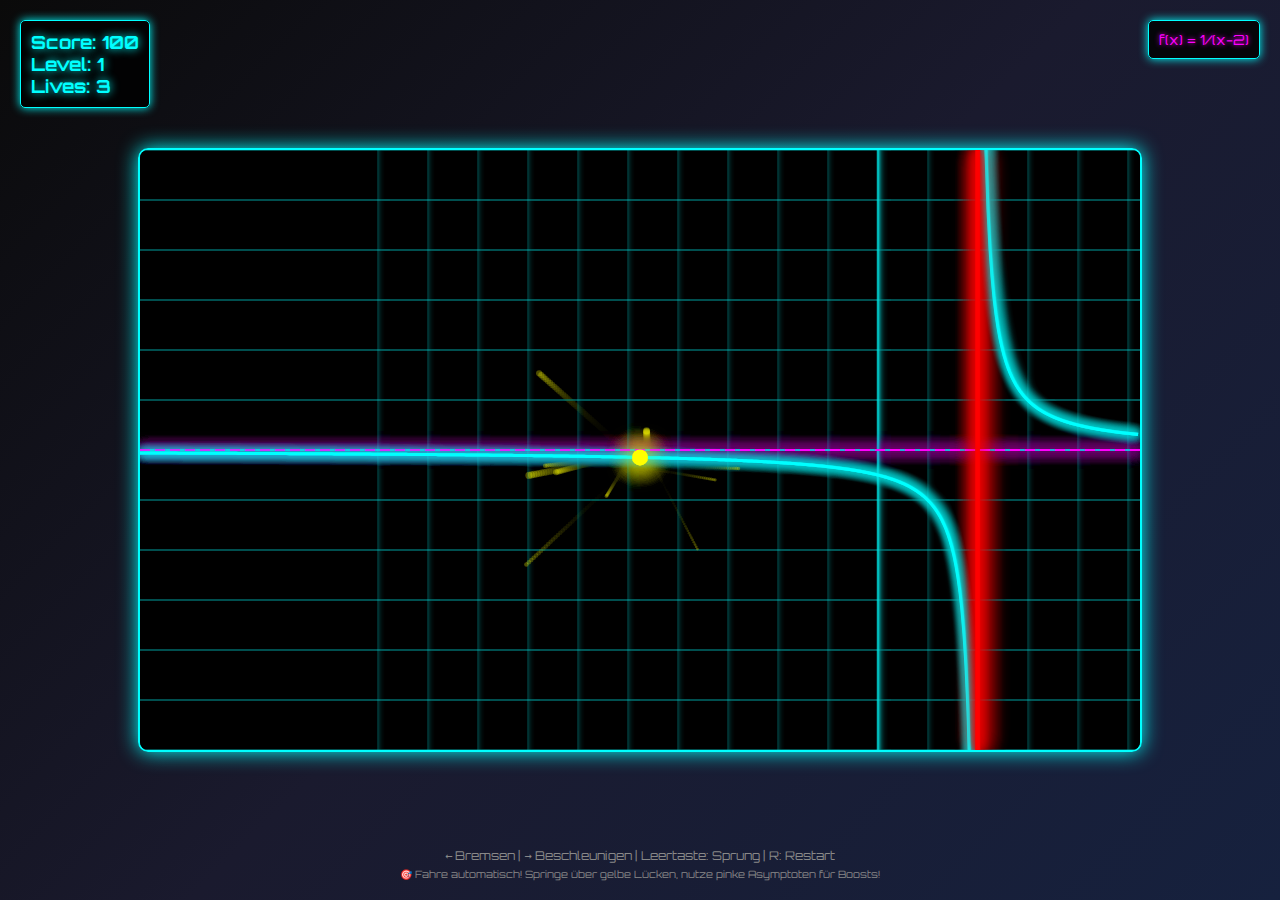
<file: Schule/Spiele/Asymptoten-Raserei.html>
<!DOCTYPE html>
<html lang="de">
<head>
    <meta charset="UTF-8">
    <meta name="viewport" content="width=device-width, initial-scale=1.0">
    <title>Asymptoten-Raserei</title>
    <style>
        @import url('https://fonts.googleapis.com/css2?family=Orbitron:wght@400;700;900&display=swap');
        
        * {
            margin: 0;
            padding: 0;
            box-sizing: border-box;
        }
        
        body {
            background: linear-gradient(135deg, #0a0a0a 0%, #1a1a2e 50%, #16213e 100%);
            font-family: 'Orbitron', monospace;
            color: #00ffff;
            overflow: hidden;
            height: 100vh;
        }
        
        #gameContainer {
            position: relative;
            width: 100vw;
            height: 100vh;
            display: flex;
            flex-direction: column;
            align-items: center;
            justify-content: center;
        }
        
        #gameCanvas {
            border: 2px solid #00ffff;
            border-radius: 10px;
            box-shadow: 
                0 0 20px #00ffff,
                inset 0 0 20px rgba(0, 255, 255, 0.1);
            background: radial-gradient(circle at center, #0a0a0a 0%, #000000 100%);
        }
        
        #ui {
            position: absolute;
            top: 20px;
            left: 20px;
            right: 20px;
            display: flex;
            justify-content: space-between;
            align-items: flex-start;
            pointer-events: none;
        }
        
        .ui-panel {
            background: rgba(0, 0, 0, 0.8);
            border: 1px solid #00ffff;
            border-radius: 5px;
            padding: 10px;
            box-shadow: 0 0 10px #00ffff;
        }
        
        #score, #level, #lives {
            font-size: 18px;
            font-weight: 700;
            text-shadow: 0 0 10px #00ffff;
        }
        
        #function {
            font-size: 14px;
            color: #ff00ff;
            text-shadow: 0 0 5px #ff00ff;
            max-width: 300px;
        }
        
        #controls {
            position: absolute;
            bottom: 20px;
            left: 50%;
            transform: translateX(-50%);
            text-align: center;
            font-size: 12px;
            color: #888;
        }
        
        #gameOver, #levelComplete {
            position: absolute;
            top: 50%;
            left: 50%;
            transform: translate(-50%, -50%);
            background: rgba(0, 0, 0, 0.9);
            border: 2px solid #ff00ff;
            border-radius: 10px;
            padding: 30px;
            text-align: center;
            box-shadow: 0 0 30px #ff00ff;
            display: none;
        }
        
        #gameOver h2, #levelComplete h2 {
            color: #ff00ff;
            font-size: 24px;
            margin-bottom: 15px;
            text-shadow: 0 0 15px #ff00ff;
        }
        
        button {
            background: linear-gradient(45deg, #00ffff, #ff00ff);
            border: none;
            color: #000;
            padding: 10px 20px;
            font-family: 'Orbitron', monospace;
            font-weight: 700;
            border-radius: 5px;
            cursor: pointer;
            margin: 5px;
            transition: all 0.3s;
        }
        
        button:hover {
            transform: scale(1.05);
            box-shadow: 0 0 15px #00ffff;
        }
        
        .glow {
            animation: glow 2s ease-in-out infinite alternate;
        }
        
        @keyframes glow {
            from { text-shadow: 0 0 5px #00ffff; }
            to { text-shadow: 0 0 20px #00ffff, 0 0 30px #00ffff; }
        }
        
        .pulse {
            animation: pulse 1s ease-in-out infinite;
        }
        
        @keyframes pulse {
            0%, 100% { opacity: 1; }
            50% { opacity: 0.5; }
        }
    </style>
</head>
<body>
    <div id="gameContainer">
        <canvas id="gameCanvas" width="1000" height="600"></canvas>
        
        <div id="ui">
            <div class="ui-panel">
                <div id="score" class="glow">Score: 0</div>
                <div id="level">Level: 1</div>
                <div id="lives">Lives: 3</div>
            </div>
            <div class="ui-panel">
                <div id="function">f(x) = 1/(x-2)</div>
            </div>
        </div>
        
        <div id="controls">
            <p>← Bremsen | → Beschleunigen | Leertaste: Sprung | R: Restart</p>
            <p style="font-size: 10px; margin-top: 5px;">🎯 Fahre automatisch! Springe über gelbe Lücken, nutze pinke Asymptoten für Boosts!</p>
        </div>
        
        <div id="gameOver">
            <h2>Game Over!</h2>
            <p>Score: <span id="finalScore">0</span></p>
            <button onclick="game.restart()">Nochmal spielen</button>
        </div>
        
        <div id="levelComplete">
            <h2>Level geschafft!</h2>
            <p>Bonus: <span id="levelBonus">0</span></p>
            <button onclick="game.nextLevel()">Nächstes Level</button>
        </div>
    </div>

    <script>
        class MathEngine {
            constructor() {
                this.epsilon = 0.001;
            }
            
            parseFunction(functionString) {
                // Vereinfachter Parser für gebrochenrationale Funktionen
                const functions = {
                    1: { // Level 1: f(x) = 1/(x-2)
                        evaluate: (x) => 1 / (x - 2),
                        poles: [2],
                        asymptotes: { horizontal: 0, vertical: [2] },
                        discontinuities: []
                    },
                    2: { // Level 2: f(x) = 1/((x-1)(x+1))
                        evaluate: (x) => 1 / ((x - 1) * (x + 1)),
                        poles: [-1, 1],
                        asymptotes: { horizontal: 0, vertical: [-1, 1] },
                        discontinuities: []
                    },
                    3: { // Level 3: f(x) = (x-1)/((x-1)(x-2)) = 1/(x-2) mit Lücke bei x=1
                        evaluate: (x) => Math.abs(x - 1) < this.epsilon ? 1 : 1 / (x - 2),
                        poles: [2],
                        asymptotes: { horizontal: 0, vertical: [2] },
                        discontinuities: [1]
                    },
                    4: { // Level 4: f(x) = (x²+1)/(x-1)
                        evaluate: (x) => (x * x + 1) / (x - 1),
                        poles: [1],
                        asymptotes: { horizontal: null, vertical: [1], oblique: { slope: 1, intercept: 1 } },
                        discontinuities: []
                    },
                    5: { // Level 5: f(x) = (x²-4)/((x-1)(x+2)(x-3))
                        evaluate: (x) => (x * x - 4) / ((x - 1) * (x + 2) * (x - 3)),
                        poles: [-2, 1, 3],
                        asymptotes: { horizontal: 0, vertical: [-2, 1, 3] },
                        discontinuities: []
                    }
                };
                
                return functions[functionString] || functions[1];
            }
            
            isNearPole(x, poles) {
                return poles.some(pole => Math.abs(x - pole) < this.epsilon * 5);
            }
            
            isNearAsymptote(x, y, asymptotes) {
                // Prüfe horizontale Asymptote
                if (asymptotes.horizontal !== null && Math.abs(y - asymptotes.horizontal) < 0.5) {
                    return true;
                }
                
                // Prüfe schiefe Asymptote
                if (asymptotes.oblique) {
                    const asymptoteY = asymptotes.oblique.slope * x + asymptotes.oblique.intercept;
                    if (Math.abs(y - asymptoteY) < 0.5) {
                        return true;
                    }
                }
                
                return false;
            }
            
            safeEvaluate(func, x) {
                try {
                    const result = func.evaluate(x);
                    if (!isFinite(result)) return null;
                    return result;
                } catch (e) {
                    return null;
                }
            }
        }
        
        class Player {
            constructor(x, y) {
                this.x = x;
                this.y = y;
                this.vx = 0;
                this.vy = 0;
                this.radius = 8;
                this.trail = [];
                this.maxTrailLength = 20;
                this.jumping = false;
                this.jumpTime = 0;
                this.jumpDuration = 30;
                this.boostTime = 0;
            }
            
            update(mathEngine, currentFunction) {
                // Bewegung
                this.x += this.vx;
                
                // Sprung-Logik
                if (this.jumping) {
                    this.jumpTime++;
                    if (this.jumpTime >= this.jumpDuration) {
                        this.jumping = false;
                        this.jumpTime = 0;
                    }
                }
                
                // Y-Position aus Funktion berechnen (wenn nicht springend)
                if (!this.jumping) {
                    const newY = mathEngine.safeEvaluate(currentFunction, this.x);
                    if (newY !== null) {
                        this.y = newY;
                    }
                }
                
                // Trail aktualisieren
                this.trail.push({ x: this.x, y: this.y });
                if (this.trail.length > this.maxTrailLength) {
                    this.trail.shift();
                }
                
                // Boost-Timer
                if (this.boostTime > 0) {
                    this.boostTime--;
                }
            }
            
            jump() {
                if (!this.jumping) {
                    this.jumping = true;
                    this.jumpTime = 0;
                    this.vy = -0.3;
                }
            }
            
            checkCollisions(mathEngine, currentFunction) {
                // Polstellen-Kollision
                if (mathEngine.isNearPole(this.x, currentFunction.poles)) {
                    return 'pole';
                }
                
                // Asymptoten-Boost
                if (mathEngine.isNearAsymptote(this.x, this.y, currentFunction.asymptotes)) {
                    if (this.boostTime === 0) {
                        this.boostTime = 60;
                        return 'boost';
                    }
                }
                
                // Definitionslücken - nur Score wenn erfolgreich gesprungen
                for (let disc of currentFunction.discontinuities) {
                    if (Math.abs(this.x - disc) < 0.15) {
                        if (this.jumping) {
                            return 'discontinuity_success'; // Erfolgreicher Sprung
                        } else {
                            return 'discontinuity_fail'; // Vergessen zu springen
                        }
                    }
                }
                
                return null;
            }
        }
        
        class Renderer {
            constructor(canvas, ctx) {
                this.canvas = canvas;
                this.ctx = ctx;
                this.scale = 50;
                this.offsetX = canvas.width / 2;
                this.offsetY = canvas.height / 2;
            }
            
            clear() {
                this.ctx.fillStyle = 'rgba(0, 0, 0, 0.1)';
                this.ctx.fillRect(0, 0, this.canvas.width, this.canvas.height);
            }
            
            worldToScreen(x, y) {
                return {
                    x: this.offsetX + x * this.scale,
                    y: this.offsetY - y * this.scale
                };
            }
            
            drawGrid() {
                this.ctx.strokeStyle = 'rgba(0, 255, 255, 0.1)';
                this.ctx.lineWidth = 1;
                
                // Vertikale Linien
                for (let x = -10; x <= 10; x++) {
                    const screenX = this.offsetX + x * this.scale;
                    this.ctx.beginPath();
                    this.ctx.moveTo(screenX, 0);
                    this.ctx.lineTo(screenX, this.canvas.height);
                    this.ctx.stroke();
                }
                
                // Horizontale Linien
                for (let y = -6; y <= 6; y++) {
                    const screenY = this.offsetY - y * this.scale;
                    this.ctx.beginPath();
                    this.ctx.moveTo(0, screenY);
                    this.ctx.lineTo(this.canvas.width, screenY);
                    this.ctx.stroke();
                }
                
                // Achsen
                this.ctx.strokeStyle = 'rgba(0, 255, 255, 0.3)';
                this.ctx.lineWidth = 2;
                
                // X-Achse
                this.ctx.beginPath();
                this.ctx.moveTo(0, this.offsetY);
                this.ctx.lineTo(this.canvas.width, this.offsetY);
                this.ctx.stroke();
                
                // Y-Achse
                this.ctx.beginPath();
                this.ctx.moveTo(this.offsetX, 0);
                this.ctx.lineTo(this.offsetX, this.canvas.height);
                this.ctx.stroke();
            }
            
            drawFunction(mathEngine, func, playerX) {
                this.ctx.strokeStyle = '#00ffff';
                this.ctx.lineWidth = 3;
                this.ctx.shadowColor = '#00ffff';
                this.ctx.shadowBlur = 10;
                
                this.ctx.beginPath();
                let started = false;
                
                for (let screenX = 0; screenX < this.canvas.width; screenX += 2) {
                    const worldX = (screenX - this.offsetX) / this.scale;
                    const y = mathEngine.safeEvaluate(func, worldX);
                    
                    if (y !== null && Math.abs(y) < 10) {
                        const screenPos = this.worldToScreen(worldX, y);
                        
                        if (!started) {
                            this.ctx.moveTo(screenPos.x, screenPos.y);
                            started = true;
                        } else {
                            this.ctx.lineTo(screenPos.x, screenPos.y);
                        }
                    } else {
                        started = false;
                    }
                }
                
                this.ctx.stroke();
                this.ctx.shadowBlur = 0;
            }
            
            drawPoles(poles) {
                poles.forEach(pole => {
                    const screenPos = this.worldToScreen(pole, 0);
                    
                    // Energiewand-Effekt
                    this.ctx.strokeStyle = '#ff0000';
                    this.ctx.lineWidth = 4;
                    this.ctx.shadowColor = '#ff0000';
                    this.ctx.shadowBlur = 20;
                    
                    this.ctx.beginPath();
                    this.ctx.moveTo(screenPos.x, 0);
                    this.ctx.lineTo(screenPos.x, this.canvas.height);
                    this.ctx.stroke();
                    
                    // Pulsierender Effekt
                    const pulse = Math.sin(Date.now() * 0.01) * 0.5 + 0.5;
                    this.ctx.shadowBlur = 10 + pulse * 20;
                    this.ctx.stroke();
                    
                    this.ctx.shadowBlur = 0;
                });
            }
            
            drawAsymptotes(asymptotes) {
                // Horizontale Asymptote
                if (asymptotes.horizontal !== null) {
                    const screenY = this.offsetY - asymptotes.horizontal * this.scale;
                    
                    this.ctx.strokeStyle = '#ff00ff';
                    this.ctx.lineWidth = 2;
                    this.ctx.shadowColor = '#ff00ff';
                    this.ctx.shadowBlur = 15;
                    this.ctx.setLineDash([10, 5]);
                    
                    this.ctx.beginPath();
                    this.ctx.moveTo(0, screenY);
                    this.ctx.lineTo(this.canvas.width, screenY);
                    this.ctx.stroke();
                    
                    this.ctx.setLineDash([]);
                    this.ctx.shadowBlur = 0;
                }
                
                // Schiefe Asymptote
                if (asymptotes.oblique) {
                    this.ctx.strokeStyle = '#ff00ff';
                    this.ctx.lineWidth = 2;
                    this.ctx.shadowColor = '#ff00ff';
                    this.ctx.shadowBlur = 15;
                    this.ctx.setLineDash([10, 5]);
                    
                    this.ctx.beginPath();
                    for (let screenX = 0; screenX < this.canvas.width; screenX += 10) {
                        const worldX = (screenX - this.offsetX) / this.scale;
                        const y = asymptotes.oblique.slope * worldX + asymptotes.oblique.intercept;
                        const screenPos = this.worldToScreen(worldX, y);
                        
                        if (screenX === 0) {
                            this.ctx.moveTo(screenPos.x, screenPos.y);
                        } else {
                            this.ctx.lineTo(screenPos.x, screenPos.y);
                        }
                    }
                    this.ctx.stroke();
                    
                    this.ctx.setLineDash([]);
                    this.ctx.shadowBlur = 0;
                }
            }
            
            drawDiscontinuities(discontinuities) {
                discontinuities.forEach(disc => {
                    const screenPos = this.worldToScreen(disc, 0);
                    
                    // Sprungmarkierung
                    this.ctx.fillStyle = '#ffff00';
                    this.ctx.shadowColor = '#ffff00';
                    this.ctx.shadowBlur = 10;
                    
                    this.ctx.beginPath();
                    this.ctx.arc(screenPos.x, this.offsetY, 15, 0, Math.PI * 2);
                    this.ctx.fill();
                    
                    this.ctx.fillStyle = '#000000';
                    this.ctx.beginPath();
                    this.ctx.arc(screenPos.x, this.offsetY, 8, 0, Math.PI * 2);
                    this.ctx.fill();
                    
                    this.ctx.shadowBlur = 0;
                });
            }
            
            drawPlayer(player) {
                const screenPos = this.worldToScreen(player.x, player.y);
                
                // Trail zeichnen
                if (player.trail.length > 1) {
                    this.ctx.strokeStyle = 'rgba(0, 255, 255, 0.5)';
                    this.ctx.lineWidth = 3;
                    this.ctx.beginPath();
                    
                    for (let i = 0; i < player.trail.length; i++) {
                        const trailPos = this.worldToScreen(player.trail[i].x, player.trail[i].y);
                        if (i === 0) {
                            this.ctx.moveTo(trailPos.x, trailPos.y);
                        } else {
                            this.ctx.lineTo(trailPos.x, trailPos.y);
                        }
                    }
                    this.ctx.stroke();
                }
                
                // Spieler zeichnen
                this.ctx.fillStyle = player.boostTime > 0 ? '#ffff00' : '#00ffff';
                this.ctx.shadowColor = player.boostTime > 0 ? '#ffff00' : '#00ffff';
                this.ctx.shadowBlur = player.boostTime > 0 ? 25 : 15;
                
                this.ctx.beginPath();
                this.ctx.arc(screenPos.x, screenPos.y, player.radius, 0, Math.PI * 2);
                this.ctx.fill();
                
                // Sprung-Indikator
                if (player.jumping) {
                    this.ctx.strokeStyle = '#ffffff';
                    this.ctx.lineWidth = 2;
                    this.ctx.beginPath();
                    this.ctx.arc(screenPos.x, screenPos.y, player.radius + 5, 0, Math.PI * 2);
                    this.ctx.stroke();
                }
                
                this.ctx.shadowBlur = 0;
            }
            
            drawParticles(particles) {
                particles.forEach(particle => {
                    const screenPos = this.worldToScreen(particle.x, particle.y);
                    
                    this.ctx.fillStyle = `rgba(${particle.color.r}, ${particle.color.g}, ${particle.color.b}, ${particle.alpha})`;
                    this.ctx.beginPath();
                    this.ctx.arc(screenPos.x, screenPos.y, particle.size, 0, Math.PI * 2);
                    this.ctx.fill();
                });
            }
        }
        
        class Game {
            constructor() {
                this.canvas = document.getElementById('gameCanvas');
                this.ctx = this.canvas.getContext('2d');
                this.mathEngine = new MathEngine();
                this.renderer = new Renderer(this.canvas, this.ctx);
                
                this.player = new Player(-5, 0);
                this.currentLevel = 1;
                this.score = 0;
                this.lives = 3;
                this.gameRunning = true;
                this.particles = [];
                
                this.keys = {};
                this.currentFunction = null;
                
                this.loadLevel(this.currentLevel);
                this.setupEventListeners();
                this.gameLoop();
            }
            
            setupEventListeners() {
                document.addEventListener('keydown', (e) => {
                    this.keys[e.code] = true;
                    
                    if (e.code === 'Space') {
                        e.preventDefault();
                        this.player.jump();
                    }
                    
                    if (e.code === 'KeyR') {
                        this.restart();
                    }
                });
                
                document.addEventListener('keyup', (e) => {
                    this.keys[e.code] = false;
                });
            }
            
            loadLevel(level) {
                this.currentFunction = this.mathEngine.parseFunction(level);
                // Basisgeschwindigkeit pro Level (Level 1 langsam, pro Level schneller)
                this.baseSpeed = 0.003 + (level - 1) * 0.006;
                this.player.x = -5;
                this.player.y = this.mathEngine.safeEvaluate(this.currentFunction, this.player.x) || 0;
                this.player.trail = [];
                
                // UI aktualisieren
                document.getElementById('level').textContent = `Level: ${level}`;
                
                const functionTexts = {
                    1: 'f(x) = 1/(x-2)',
                    2: 'f(x) = 1/((x-1)(x+1))',
                    3: 'f(x) = (x-1)/((x-1)(x-2))',
                    4: 'f(x) = (x²+1)/(x-1)',
                    5: 'f(x) = (x²-4)/((x-1)(x+2)(x-3))'
                };
                
                document.getElementById('function').textContent = functionTexts[level] || functionTexts[1];
            }
            
            update() {
                if (!this.gameRunning) return;
                
                // Automatisches Fahren nach rechts (geschwindigkeitsabhängig pro Level)
                this.player.vx = this.baseSpeed; // Grundgeschwindigkeit pro Level
                
                // Manuelle Geschwindigkeitskontrolle (optional)
                if (this.keys['ArrowLeft'] || this.keys['KeyA']) {
                    this.player.vx *= 0.5; // Verlangsamen
                }
                if (this.keys['ArrowRight'] || this.keys['KeyD']) {
                    this.player.vx *= 1.5; // Beschleunigen
                }
                
                // Boost-Geschwindigkeit
                if (this.player.boostTime > 0) {
                    this.player.vx *= 2;
                }
                
                this.player.update(this.mathEngine, this.currentFunction);
                
                // Kollisionserkennung
                const collision = this.player.checkCollisions(this.mathEngine, this.currentFunction);
                
                if (collision === 'pole') {
                    this.loseLife();
                } else if (collision === 'boost') {
                    this.addScore(100); // Score nur durch Boost
                    this.createBoostParticles();
                } else if (collision === 'discontinuity_success') {
                    this.addScore(200); // Score nur durch erfolgreichen Sprung
                    this.createJumpParticles();
                } else if (collision === 'discontinuity_fail') {
                    this.loseLife(); // Bestrafung für vergessenen Sprung
                }
                
                // Kein automatischer Score mehr!
                
                // Level-Completion (Spieler erreicht x = 5)
                if (this.player.x > 5) {
                    this.completeLevel();
                }
                
                // Partikel aktualisieren
                this.updateParticles();
                
                // Kamera folgt Spieler
                this.renderer.offsetX = this.canvas.width / 2 - this.player.x * this.renderer.scale;
            }
            
            render() {
                this.renderer.clear();
                this.renderer.drawGrid();
                this.renderer.drawAsymptotes(this.currentFunction.asymptotes);
                this.renderer.drawFunction(this.mathEngine, this.currentFunction, this.player.x);
                this.renderer.drawPoles(this.currentFunction.poles);
                this.renderer.drawDiscontinuities(this.currentFunction.discontinuities);
                this.renderer.drawParticles(this.particles);
                this.renderer.drawPlayer(this.player);
            }
            
            gameLoop() {
                this.update();
                this.render();
                requestAnimationFrame(() => this.gameLoop());
            }
            
            addScore(points) {
                this.score += points;
                document.getElementById('score').textContent = `Score: ${this.score}`;
            }
            
            loseLife() {
                this.lives--;
                document.getElementById('lives').textContent = `Lives: ${this.lives}`;
                
                if (this.lives <= 0) {
                    this.gameOver();
                } else {
                    // Respawn
                    this.player.x = -5;
                    this.player.y = this.mathEngine.safeEvaluate(this.currentFunction, this.player.x) || 0;
                    this.player.trail = [];
                }
            }
            
            gameOver() {
                this.gameRunning = false;
                document.getElementById('finalScore').textContent = this.score;
                document.getElementById('gameOver').style.display = 'block';
            }
            
            completeLevel() {
                const bonus = this.lives * 500;
                this.addScore(bonus);
                
                document.getElementById('levelBonus').textContent = bonus;
                document.getElementById('levelComplete').style.display = 'block';
                this.gameRunning = false;
            }
            
            nextLevel() {
                this.currentLevel++;
                if (this.currentLevel > 5) {
                    alert('Herzlichen Glückwunsch! Du hast alle Level geschafft!');
                    this.restart();
                    return;
                }
                
                this.loadLevel(this.currentLevel);
                document.getElementById('levelComplete').style.display = 'none';
                this.gameRunning = true;
            }
            
            restart() {
                this.currentLevel = 1;
                this.score = 0;
                this.lives = 3;
                this.gameRunning = true;
                this.particles = [];
                
                this.loadLevel(this.currentLevel);
                
                document.getElementById('score').textContent = `Score: ${this.score}`;
                document.getElementById('lives').textContent = `Lives: ${this.lives}`;
                document.getElementById('gameOver').style.display = 'none';
                document.getElementById('levelComplete').style.display = 'none';
            }
            
            createBoostParticles() {
                for (let i = 0; i < 10; i++) {
                    this.particles.push({
                        x: this.player.x + (Math.random() - 0.5) * 0.5,
                        y: this.player.y + (Math.random() - 0.5) * 0.5,
                        vx: (Math.random() - 0.5) * 0.1,
                        vy: (Math.random() - 0.5) * 0.1,
                        size: Math.random() * 3 + 1,
                        alpha: 1,
                        color: { r: 255, g: 255, b: 0 },
                        life: 60
                    });
                }
            }
            
            createJumpParticles() {
                for (let i = 0; i < 15; i++) {
                    this.particles.push({
                        x: this.player.x + (Math.random() - 0.5) * 0.3,
                        y: this.player.y + (Math.random() - 0.5) * 0.3,
                        vx: (Math.random() - 0.5) * 0.15,
                        vy: (Math.random() - 0.5) * 0.15,
                        size: Math.random() * 4 + 2,
                        alpha: 1,
                        color: { r: 0, g: 255, b: 255 },
                        life: 45
                    });
                }
            }
            
            updateParticles() {
                this.particles = this.particles.filter(particle => {
                    particle.x += particle.vx;
                    particle.y += particle.vy;
                    particle.life--;
                    particle.alpha = particle.life / 60;
                    
                    return particle.life > 0;
                });
            }
        }
        
        // Spiel starten
        let game;
        window.addEventListener('load', () => {
            game = new Game();
        });
    </script>
</body>
</html>
</file>
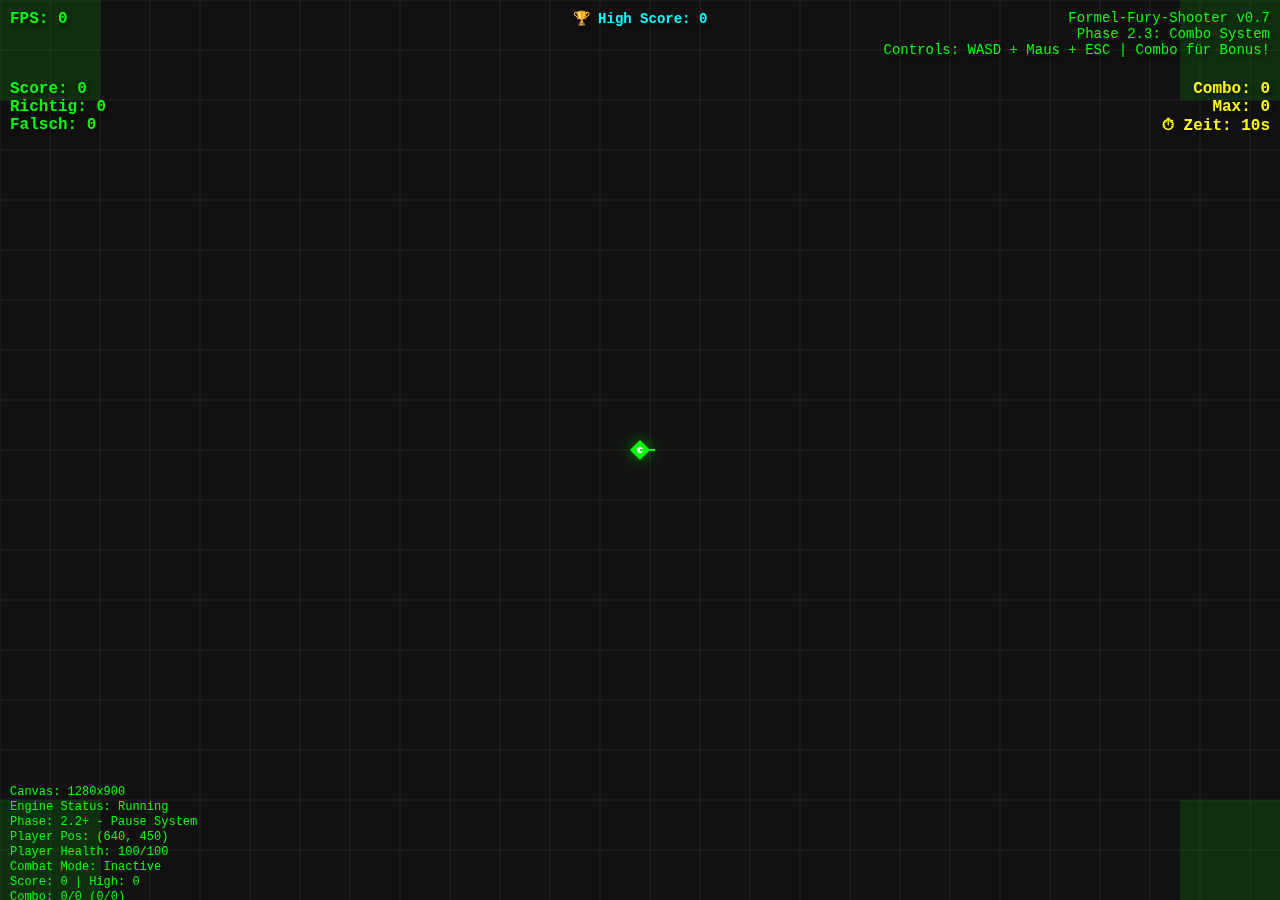
<file: Schule/Spiele/Formel-Fury-Shooter.html>
<!DOCTYPE html>
<html lang="de">
<head>
    <meta charset="UTF-8">
    <meta name="viewport" content="width=device-width, initial-scale=1.0">
    <title>Formel-Fury-Shooter</title>
    <style>
        * {
            margin: 0;
            padding: 0;
            box-sizing: border-box;
        }

        body {
            background-color: #000;
            overflow: hidden;
            font-family: 'Courier New', monospace;
        }

        #gameCanvas {
            display: block;
            background-color: #111;
            cursor: crosshair;
        }

        #fpsCounter {
            position: absolute;
            top: 10px;
            left: 10px;
            color: #00ff00;
            font-size: 16px;
            font-weight: bold;
            text-shadow: 2px 2px 4px rgba(0, 0, 0, 0.8);
            z-index: 100;
        }

        #gameInfo {
            position: absolute;
            top: 10px;
            right: 10px;
            color: #00ff00;
            font-size: 14px;
            text-align: right;
            text-shadow: 2px 2px 4px rgba(0, 0, 0, 0.8);
            z-index: 100;
        }

        /* Game UI System */
        #gameUI {
            position: absolute;
            top: 0;
            left: 0;
            width: 100%;
            height: 100%;
            pointer-events: none;
            z-index: 200;
        }

        #formulaHUD {
            position: absolute;
            top: 50%;
            left: 50%;
            transform: translate(-50%, -50%);
            background: linear-gradient(145deg, #001a00, #003300);
            border: 2px solid #00ff00;
            border-radius: 15px;
            padding: 20px;
            box-shadow: 
                0 0 20px #00ff0080,
                inset 0 0 20px #00ff0020;
            pointer-events: auto;
            display: none;
            min-width: 400px;
            text-align: center;
        }

        #formulaDisplay {
            background: #000;
            border: 1px solid #00ff00;
            border-radius: 8px;
            padding: 15px;
            margin-bottom: 15px;
            font-family: 'Courier New', monospace;
            font-size: 24px;
            color: #00ff00;
            text-shadow: 0 0 10px #00ff0080;
            min-height: 60px;
            display: flex;
            align-items: center;
            justify-content: center;
        }

        #formulaInput {
            width: 100%;
            background: #000;
            border: 2px solid #00ff00;
            border-radius: 8px;
            padding: 12px;
            font-family: 'Courier New', monospace;
            font-size: 18px;
            color: #00ff00;
            text-shadow: 0 0 5px #00ff0080;
            outline: none;
            margin-bottom: 15px;
        }

        #formulaInput:focus {
            box-shadow: 0 0 15px #00ff00;
            border-color: #00ff88;
        }

        #formulaInput::placeholder {
            color: #00ff0060;
        }

        #formulaButtons {
            display: flex;
            gap: 10px;
            justify-content: center;
        }

        .formula-btn {
            background: linear-gradient(145deg, #003300, #006600);
            border: 1px solid #00ff00;
            border-radius: 6px;
            padding: 8px 16px;
            color: #00ff00;
            font-family: 'Courier New', monospace;
            font-size: 14px;
            cursor: pointer;
            transition: all 0.2s;
            text-shadow: 0 0 5px #00ff0080;
        }

        .formula-btn:hover {
            background: linear-gradient(145deg, #006600, #009900);
            box-shadow: 0 0 10px #00ff0060;
        }

        .formula-btn:active {
            transform: scale(0.95);
        }

        #feedbackDisplay {
            position: absolute;
            top: 20%;
            left: 50%;
            transform: translateX(-50%);
            padding: 15px 25px;
            border-radius: 10px;
            font-family: 'Courier New', monospace;
            font-size: 20px;
            font-weight: bold;
            text-shadow: 2px 2px 4px rgba(0, 0, 0, 0.8);
            display: none;
            z-index: 300;
            animation: feedbackPulse 0.5s ease-out;
        }

        .feedback-correct {
            background: linear-gradient(145deg, #003300, #006600);
            color: #00ff00;
            border: 2px solid #00ff00;
            box-shadow: 0 0 20px #00ff0080;
        }

        .feedback-incorrect {
            background: linear-gradient(145deg, #330000, #660000);
            color: #ff0000;
            border: 2px solid #ff0000;
            box-shadow: 0 0 20px #ff000080;
        }

        @keyframes feedbackPulse {
            0% { transform: translateX(-50%) scale(0.8); opacity: 0; }
            50% { transform: translateX(-50%) scale(1.1); opacity: 1; }
            100% { transform: translateX(-50%) scale(1); opacity: 1; }
        }

                 #scoreDisplay {
             position: absolute;
             top: 80px;
             left: 10px;
             color: #00ff00;
             font-size: 16px;
             font-weight: bold;
             text-shadow: 2px 2px 4px rgba(0, 0, 0, 0.8);
             z-index: 100;
         }

         #comboDisplay {
             position: absolute;
             top: 80px;
             right: 10px;
             color: #ffff00;
             font-size: 16px;
             font-weight: bold;
             text-shadow: 2px 2px 4px rgba(0, 0, 0, 0.8);
             z-index: 100;
             text-align: right;
         }

         .combo-active {
             color: #ff6600 !important;
             text-shadow: 0 0 10px #ff660080 !important;
             animation: comboGlow 0.5s ease-in-out infinite alternate;
         }

         @keyframes comboGlow {
             0% { text-shadow: 0 0 10px #ff660080; }
             100% { text-shadow: 0 0 20px #ff6600ff; }
         }

         #highScoreDisplay {
             position: absolute;
             top: 10px;
             left: 50%;
             transform: translateX(-50%);
             color: #00ffff;
             font-size: 14px;
             font-weight: bold;
             text-shadow: 2px 2px 4px rgba(0, 0, 0, 0.8);
             z-index: 100;
             text-align: center;
         }

        /* Pause Menu System */
        #pauseMenu {
            position: absolute;
            top: 0;
            left: 0;
            width: 100%;
            height: 100%;
            background: rgba(0, 0, 0, 0.9);
            display: none;
            z-index: 1000;
            backdrop-filter: blur(10px);
        }

        #pauseContent {
            position: absolute;
            top: 50%;
            left: 50%;
            transform: translate(-50%, -50%);
            background: linear-gradient(145deg, #001a00, #003300);
            border: 3px solid #00ff00;
            border-radius: 20px;
            padding: 40px;
            box-shadow: 
                0 0 30px #00ff0080,
                inset 0 0 30px #00ff0020;
            text-align: center;
            min-width: 400px;
        }

        #pauseTitle {
            color: #00ff00;
            font-family: 'Courier New', monospace;
            font-size: 36px;
            font-weight: bold;
            text-shadow: 0 0 20px #00ff0080;
            margin-bottom: 30px;
            animation: pausePulse 2s ease-in-out infinite alternate;
        }

        @keyframes pausePulse {
            0% { text-shadow: 0 0 20px #00ff0080; }
            100% { text-shadow: 0 0 30px #00ff00ff; }
        }

        .pause-btn {
            display: block;
            width: 100%;
            background: linear-gradient(145deg, #003300, #006600);
            border: 2px solid #00ff00;
            border-radius: 10px;
            padding: 15px 20px;
            margin: 15px 0;
            color: #00ff00;
            font-family: 'Courier New', monospace;
            font-size: 18px;
            font-weight: bold;
            cursor: pointer;
            transition: all 0.3s;
            text-shadow: 0 0 10px #00ff0080;
        }

        .pause-btn:hover {
            background: linear-gradient(145deg, #006600, #009900);
            box-shadow: 0 0 20px #00ff0060;
            transform: scale(1.05);
        }

        .pause-btn:active {
            transform: scale(0.95);
        }

        #pauseStats {
            margin-top: 20px;
            padding: 20px;
            background: rgba(0, 0, 0, 0.5);
            border: 1px solid #00ff00;
            border-radius: 10px;
        }

        .pause-stat {
            color: #00ff00;
            font-family: 'Courier New', monospace;
            font-size: 14px;
            margin: 5px 0;
            display: flex;
            justify-content: space-between;
        }

        .pause-warning {
            color: #ffff00;
            font-family: 'Courier New', monospace;
            font-size: 12px;
            margin-top: 20px;
            padding: 10px;
            background: rgba(255, 255, 0, 0.1);
            border: 1px solid #ffff00;
            border-radius: 5px;
        }
    </style>
</head>
<body>
    <canvas id="gameCanvas"></canvas>
    
    <!-- Game UI Overlay -->
    <div id="gameUI">
        <!-- Formula Challenge HUD -->
        <div id="formulaHUD">
            <div id="formulaDisplay">Drücke SPACE für eine neue Formel...</div>
            <input type="text" id="formulaInput" placeholder="Gib die Lösung ein... (z.B. x² + 4x + 4)" />
            <div id="formulaButtons">
                <button class="formula-btn" onclick="game.formulaSystem.submitAnswer()">Antworten</button>
                <button class="formula-btn" onclick="game.formulaSystem.skipFormula()">Überspringen</button>
                <button class="formula-btn" onclick="game.formulaSystem.hideFormulaHUD()">Schließen</button>
            </div>
        </div>
        
        <!-- Feedback Display -->
        <div id="feedbackDisplay"></div>
    </div>

    <!-- Pause Menu -->
    <div id="pauseMenu">
        <div id="pauseContent">
            <div id="pauseTitle">SPIEL PAUSIERT</div>
            
            <button class="pause-btn" onclick="game.resumeGame()">
                ▶ Spiel Fortsetzen
            </button>
            
            <button class="pause-btn" onclick="game.restartGame()">
                🔄 Neustart
            </button>
            
            <button class="pause-btn" onclick="game.togglePauseMenu()">
                ⚙ Zurück zum Spiel
            </button>
            
            <div id="pauseStats">
                <div class="pause-stat">
                    <span>Aktuelle Punktzahl:</span>
                    <span id="pauseScore">0</span>
                </div>
                <div class="pause-stat">
                    <span>Richtige Antworten:</span>
                    <span id="pauseCorrect">0</span>
                </div>
                <div class="pause-stat">
                    <span>Falsche Antworten:</span>
                    <span id="pauseIncorrect">0</span>
                </div>
                <div class="pause-stat">
                    <span>Genauigkeit:</span>
                    <span id="pauseAccuracy">100%</span>
                </div>
                <div class="pause-stat">
                    <span>Aktuelle Gesundheit:</span>
                    <span id="pauseHealth">100/100</span>
                </div>
            </div>
            
            <div class="pause-warning">
                ⚠ Formeln und Antworten sind im Pause-Menü verborgen ⚠<br>
                Dies verhindert unfaires Nachschlagen während des Spiels.
            </div>
        </div>
    </div>
    
    <!-- HUD Elements -->
    <div id="fpsCounter">FPS: 0</div>
         <div id="scoreDisplay">
         <div>Score: <span id="scoreValue">0</span></div>
         <div>Richtig: <span id="correctCount">0</span></div>
         <div>Falsch: <span id="incorrectCount">0</span></div>
     </div>
     
     <div id="comboDisplay">
         <div>Combo: <span id="comboValue">0</span></div>
         <div>Max: <span id="comboMaxValue">0</span></div>
         <div>⏱ Zeit: <span id="comboTimer">10</span>s</div>
     </div>
     
     <div id="highScoreDisplay">
         <div>🏆 High Score: <span id="highScoreValue">0</span></div>
     </div>
     
     <div id="gameInfo">
         <div>Formel-Fury-Shooter v0.7</div>
         <div>Phase 2.3: Combo System</div>
         <div>Controls: WASD + Maus + ESC | Combo für Bonus!</div>
     </div>

    <script>
                 class FormulaSystem {
             constructor() {
                 this.currentFormula = null;
                 this.currentSolution = null;
                 this.score = 0;
                 this.correctAnswers = 0;
                 this.incorrectAnswers = 0;
                 
                 // Combo system
                 this.combo = 0;
                 this.maxCombo = 0;
                 this.comboStartTime = 0;
                 this.comboTimeLimit = 10000; // 10 seconds per combo
                 this.lastAnswerTime = 0;
                 
                 // Scoring system
                 this.baseScore = 100;
                 this.comboMultiplier = 1.5;
                 this.speedBonus = 50;
                 this.combatBonus = 50;
                 
                 // UI Elements
                 this.formulaHUD = document.getElementById('formulaHUD');
                 this.formulaDisplay = document.getElementById('formulaDisplay');
                 this.formulaInput = document.getElementById('formulaInput');
                 this.feedbackDisplay = document.getElementById('feedbackDisplay');
                 this.scoreValue = document.getElementById('scoreValue');
                 this.correctCount = document.getElementById('correctCount');
                 this.incorrectCount = document.getElementById('incorrectCount');
                 
                 // Initialize high score
                 this.highScore = this.loadHighScore();
                 
                 // Additional UI elements
                 this.comboElement = document.getElementById('comboValue');
                 this.comboMaxElement = document.getElementById('comboMaxValue');
                 this.comboTimerElement = document.getElementById('comboTimer');
                 this.highScoreElement = document.getElementById('highScoreValue');
                 
                 this.setupEventListeners();
                 this.generateFormula();
                 this.startComboTimer();
                 this.updateHighScoreDisplay();
             }

            setupEventListeners() {
                // Enter key to submit answer
                this.formulaInput.addEventListener('keydown', (e) => {
                    if (e.key === 'Enter') {
                        this.submitAnswer();
                    }
                });
            }

                         generateFormula() {
                 // Generate simple binomial formulas of type (a + b)²
                 const a = Math.floor(Math.random() * 5) + 1; // 1-5
                 const b = Math.floor(Math.random() * 5) + 1; // 1-5
                 const variable = ['x', 'y', 'z'][Math.floor(Math.random() * 3)];
                 
                 // Create formula like (2x + 3)²
                 const formulaText = `(${a}${variable} + ${b})²`;
                 
                 // Calculate solution: (ax + b)² = a²x² + 2abx + b²
                 const coefficient_x2 = a * a;
                 const coefficient_x = 2 * a * b;
                 const constant = b * b;
                 
                 // Calculate difficulty based on coefficients
                 const difficulty = this.calculateDifficulty(a, b, coefficient_x2, coefficient_x, constant);
                 
                 const formula = {
                     text: formulaText,
                     a: a,
                     b: b,
                     variable: variable,
                     difficulty: difficulty,
                     coefficients: {
                         x2: coefficient_x2,
                         x: coefficient_x,
                         constant: constant
                     }
                 };
                 
                 // Create multiple valid solution formats
                 const solutions = this.generateSolutionVariants(coefficient_x2, coefficient_x, constant, variable);
                 formula.solutions = solutions;
                 
                 // Update current formula for UI
                 this.currentFormula = formula;
                 this.currentSolution = solutions;
                 
                 console.log('Generated formula:', formulaText);
                 console.log('Expected solutions:', solutions);
                 
                 return formula; // Return formula object for enemies
             }

             calculateDifficulty(a, b, x2, x, constant) {
                 // Base difficulty factors
                 let difficulty = 1;
                 
                 // Larger coefficients = harder
                 if (a >= 4 || b >= 4) difficulty += 0.5;
                 if (x2 >= 16) difficulty += 0.5; // 4² or higher
                 if (x >= 20) difficulty += 0.5; // 2*4*3 or higher
                 if (constant >= 16) difficulty += 0.5; // 4² or higher
                 
                 // Complex numbers = harder
                 if (x2 > 9 && x > 12 && constant > 9) difficulty += 1;
                 
                 return Math.max(1, Math.min(3, difficulty)); // Clamp between 1-3
             }

             startComboTimer() {
                 this.comboStartTime = Date.now();
                 this.lastAnswerTime = Date.now();
             }

             updateComboTimer() {
                 const currentTime = Date.now();
                 const timeSinceLastAnswer = currentTime - this.lastAnswerTime;
                 
                 // Break combo if too much time has passed
                 if (this.combo > 0 && timeSinceLastAnswer > this.comboTimeLimit) {
                     this.breakCombo('Zeit abgelaufen!');
                 }
             }

             incrementCombo() {
                 this.combo++;
                 if (this.combo > this.maxCombo) {
                     this.maxCombo = this.combo;
                 }
                 this.lastAnswerTime = Date.now();
                 
                 // Show combo feedback
                 if (this.combo >= 3) {
                     this.showComboFeedback();
                 }
             }

             breakCombo(reason = 'Falsche Antwort!') {
                 if (this.combo >= 3) {
                     this.showFeedback(`Combo gebrochen! ${reason} (Combo: ${this.combo})`, false);
                 }
                 this.combo = 0;
                 this.lastAnswerTime = Date.now();
             }

             showComboFeedback() {
                 const comboMessages = {
                     3: 'Combo x3! 🔥',
                     5: 'Combo x5! ⚡',
                     7: 'Combo x7! 💫',
                     10: 'Combo x10! 🌟',
                     15: 'MEGA COMBO x15! 💥',
                     20: 'ULTRA COMBO x20! 🚀'
                 };
                 
                 const message = comboMessages[this.combo] || `Combo x${this.combo}! 🎯`;
                 this.showFeedback(message, true);
             }

             calculateScore(formula, timeTaken, isCombat = false) {
                 let score = this.baseScore;
                 
                 // Difficulty multiplier
                 score *= formula.difficulty;
                 
                 // Combo multiplier
                 if (this.combo >= 3) {
                     score *= (1 + (this.combo - 1) * 0.2); // 20% per combo level after 3
                 }
                 
                 // Speed bonus (under 5 seconds = bonus)
                 if (timeTaken < 5000) {
                     const speedMultiplier = Math.max(0.5, (5000 - timeTaken) / 5000);
                     score += this.speedBonus * speedMultiplier;
                 }
                 
                 // Combat bonus
                 if (isCombat) {
                     score += this.combatBonus;
                 }
                 
                 return Math.round(score);
             }

            generateSolutionVariants(a2, a1, a0, variable) {
                const solutions = [];
                
                // Standard form: ax² + bx + c
                if (a1 > 0) {
                    solutions.push(`${a2}${variable}² + ${a1}${variable} + ${a0}`);
                    solutions.push(`${a2}${variable}^2 + ${a1}${variable} + ${a0}`);
                } else {
                    solutions.push(`${a2}${variable}² - ${Math.abs(a1)}${variable} + ${a0}`);
                    solutions.push(`${a2}${variable}^2 - ${Math.abs(a1)}${variable} + ${a0}`);
                }
                
                // With spaces
                if (a1 > 0) {
                    solutions.push(`${a2} ${variable}² + ${a1} ${variable} + ${a0}`);
                    solutions.push(`${a2} ${variable}^2 + ${a1} ${variable} + ${a0}`);
                } else {
                    solutions.push(`${a2} ${variable}² - ${Math.abs(a1)} ${variable} + ${a0}`);
                    solutions.push(`${a2} ${variable}^2 - ${Math.abs(a1)} ${variable} + ${a0}`);
                }
                
                // Handle coefficient 1
                const x2_term = a2 === 1 ? `${variable}²` : `${a2}${variable}²`;
                const x2_term_alt = a2 === 1 ? `${variable}^2` : `${a2}${variable}^2`;
                const x_term = a1 === 1 ? variable : `${a1}${variable}`;
                
                if (a1 > 0) {
                    solutions.push(`${x2_term} + ${x_term} + ${a0}`);
                    solutions.push(`${x2_term_alt} + ${x_term} + ${a0}`);
                } else {
                    solutions.push(`${x2_term} - ${Math.abs(a1) === 1 ? variable : Math.abs(a1) + variable} + ${a0}`);
                    solutions.push(`${x2_term_alt} - ${Math.abs(a1) === 1 ? variable : Math.abs(a1) + variable} + ${a0}`);
                }
                
                return solutions;
            }

            normalizeExpression(expr) {
                return expr
                    .toLowerCase()
                    .replace(/\s+/g, '') // Remove all spaces
                    .replace(/\^2/g, '²') // Convert ^2 to ²
                    .replace(/\*([xyz])/g, '$1') // Remove * before variables
                    .replace(/([xyz])\*/g, '$1') // Remove * after variables
                    .replace(/\+\+/g, '+') // Fix double plus
                    .replace(/--/g, '+') // Convert -- to +
                    .replace(/\+-/g, '-') // Convert +- to -
                    .replace(/-\+/g, '-'); // Convert -+ to -
            }

            validateAnswer(userInput) {
                const normalizedInput = this.normalizeExpression(userInput);
                
                for (let solution of this.currentSolution) {
                    const normalizedSolution = this.normalizeExpression(solution);
                    if (normalizedInput === normalizedSolution) {
                        return true;
                    }
                }
                
                // Additional check for different order (ax² + c + bx)
                const { x2, x, constant } = this.currentFormula.coefficients;
                const variable = this.currentFormula.variable;
                
                // Check if user wrote terms in different order
                const userHasX2 = normalizedInput.includes(`${x2 === 1 ? '' : x2}${variable}²`) || 
                                 normalizedInput.includes(`${x2 === 1 ? '' : x2}${variable}^2`);
                const userHasX = normalizedInput.includes(`${Math.abs(x) === 1 ? (x > 0 ? '' : '-') : x}${variable}`);
                const userHasConstant = normalizedInput.includes(constant.toString());
                
                return userHasX2 && userHasX && userHasConstant;
            }

            submitAnswer() {
                const userAnswer = this.formulaInput.value.trim();
                
                if (!userAnswer) {
                    this.showFeedback('Bitte gib eine Antwort ein!', false);
                    return;
                }
                
                const isCorrect = this.validateAnswer(userAnswer);
                
                if (isCorrect) {
                    this.correctAnswers++;
                    this.score += 100;
                    this.showFeedback('Richtig! +100 Punkte', true);
                } else {
                    this.incorrectAnswers++;
                    this.score = Math.max(0, this.score - 25);
                    this.showFeedback(`Falsch! Richtig wäre: ${this.currentSolution[0]}`, false);
                }
                
                this.updateScoreDisplay();
                this.formulaInput.value = '';
                
                // Generate new formula after a delay
                setTimeout(() => {
                    this.generateFormula();
                    this.showFormulaHUD();
                }, 2000);
            }

            skipFormula() {
                this.showFeedback(`Übersprungen! Lösung war: ${this.currentSolution[0]}`, false);
                this.formulaInput.value = '';
                
                setTimeout(() => {
                    this.generateFormula();
                    this.showFormulaHUD();
                }, 1500);
            }

            showFeedback(message, isCorrect) {
                this.feedbackDisplay.textContent = message;
                this.feedbackDisplay.className = isCorrect ? 'feedback-correct' : 'feedback-incorrect';
                this.feedbackDisplay.style.display = 'block';
                
                setTimeout(() => {
                    this.feedbackDisplay.style.display = 'none';
                }, 2000);
            }

                         updateScoreDisplay() {
                 this.scoreValue.textContent = this.score;
                 this.correctCount.textContent = this.correctAnswers;
                 this.incorrectCount.textContent = this.incorrectAnswers;
                 
                 // Update combo display
                 this.updateComboDisplay();
                 
                 // Check and update high score
                 if (this.score > this.highScore) {
                     this.highScore = this.score;
                     this.saveHighScore();
                 }
             }

             updateComboDisplay() {
                 // Update combo counter
                 if (this.comboElement) {
                     this.comboElement.textContent = this.combo;
                     this.comboElement.className = this.combo >= 3 ? 'combo-active' : '';
                 }
                 
                 // Update max combo
                 if (this.comboMaxElement) {
                     this.comboMaxElement.textContent = this.maxCombo;
                 }
                 
                 // Update combo timer
                 if (this.comboTimerElement && this.combo > 0) {
                     const currentTime = Date.now();
                     const timeSinceLastAnswer = currentTime - this.lastAnswerTime;
                     const timeLeft = Math.max(0, this.comboTimeLimit - timeSinceLastAnswer);
                     const secondsLeft = Math.ceil(timeLeft / 1000);
                     
                     this.comboTimerElement.textContent = secondsLeft;
                     this.comboTimerElement.style.color = secondsLeft <= 3 ? '#ff0000' : '#ffff00';
                 } else if (this.comboTimerElement) {
                     this.comboTimerElement.textContent = '10';
                     this.comboTimerElement.style.color = '#ffff00';
                 }
             }

             updateHighScoreDisplay() {
                 if (this.highScoreElement) {
                     this.highScoreElement.textContent = this.highScore;
                 }
             }

             loadHighScore() {
                 const saved = localStorage.getItem('formelFuryHighScore');
                 return saved ? parseInt(saved) : 0;
             }

             saveHighScore() {
                 localStorage.setItem('formelFuryHighScore', this.highScore.toString());
                 this.updateHighScoreDisplay();
             }

            showFormulaHUD() {
                this.formulaDisplay.textContent = this.currentFormula.text;
                this.formulaHUD.style.display = 'block';
                this.formulaInput.focus();
            }

            hideFormulaHUD() {
                this.formulaHUD.style.display = 'none';
            }

            toggleFormulaHUD() {
                if (this.formulaHUD.style.display === 'none' || !this.formulaHUD.style.display) {
                    this.showFormulaHUD();
                } else {
                    this.hideFormulaHUD();
                }
            }

                         getDebugInfo() {
                 return {
                     currentFormula: this.currentFormula ? this.currentFormula.text : 'None',
                     score: this.score,
                     highScore: this.highScore,
                     combo: this.combo,
                     maxCombo: this.maxCombo,
                     correct: this.correctAnswers,
                     incorrect: this.incorrectAnswers
                 };
             }
        }

        class Enemy {
            constructor(x, y, formulaSystem) {
                this.x = x;
                this.y = y;
                this.width = 30;
                this.height = 30;
                this.speed = 80; // pixels per second (slower than player)
                this.maxSpeed = 120;
                
                // Health system
                this.health = 100;
                this.maxHealth = 100;
                
                // AI behavior
                this.targetX = x;
                this.targetY = y;
                this.velocity = { x: 0, y: 0 };
                this.acceleration = 400;
                this.lastDirectionUpdate = 0;
                this.directionUpdateInterval = 100; // Update direction every 100ms
                
                // Visual properties
                this.color = '#ff3300';
                this.glowColor = '#ff330080';
                this.angle = 0;
                this.pulsePhase = Math.random() * Math.PI * 2; // For pulsing effect
                
                // Formula assignment
                this.assignedFormula = formulaSystem.generateFormula();
                this.isTargeted = false; // When player is close enough to see formula
                this.showTargetIndicator = false; // Show targeting reticle
                
                // Status effects
                this.isDead = false;
                this.deathTimer = 0;
                this.deathDuration = 1000; // 1 second death animation
            }

            update(deltaTime, playerX, playerY, canvasWidth, canvasHeight) {
                if (this.isDead) {
                    this.updateDeathAnimation(deltaTime);
                    return;
                }
                
                const dt = deltaTime / 1000;
                
                // Update AI behavior
                this.updateAI(playerX, playerY, deltaTime);
                
                // Update movement
                this.updateMovement(dt);
                
                // Keep within canvas bounds
                this.handleBoundaryCollision(canvasWidth, canvasHeight);
                
                // Update visual effects
                this.pulsePhase += deltaTime * 0.003; // Slow pulsing
                
                // Check if player is close enough to see formula
                const distanceToPlayer = Math.sqrt((this.x - playerX) ** 2 + (this.y - playerY) ** 2);
                this.isTargeted = distanceToPlayer < 100; // Show formula when player is within 100px
            }

            updateAI(playerX, playerY, deltaTime) {
                // Simple AI: Move towards player with some randomness
                const currentTime = Date.now();
                
                if (currentTime - this.lastDirectionUpdate > this.directionUpdateInterval) {
                    // Calculate direction to player with some noise
                    const dx = playerX - this.x;
                    const dy = playerY - this.y;
                    const distance = Math.sqrt(dx * dx + dy * dy);
                    
                    if (distance > 0) {
                        // Add some randomness to movement
                        const noise = 0.3;
                        const randomAngle = (Math.random() - 0.5) * noise;
                        const angle = Math.atan2(dy, dx) + randomAngle;
                        
                        this.targetX = this.x + Math.cos(angle) * this.speed;
                        this.targetY = this.y + Math.sin(angle) * this.speed;
                    }
                    
                    this.lastDirectionUpdate = currentTime;
                }
            }

            updateMovement(dt) {
                // Calculate desired velocity towards target
                const dx = this.targetX - this.x;
                const dy = this.targetY - this.y;
                const distance = Math.sqrt(dx * dx + dy * dy);
                
                let targetVelX = 0;
                let targetVelY = 0;
                
                if (distance > 5) { // Dead zone to prevent jittering
                    targetVelX = (dx / distance) * this.speed;
                    targetVelY = (dy / distance) * this.speed;
                }
                
                // Apply acceleration towards target velocity
                const velDiffX = targetVelX - this.velocity.x;
                const velDiffY = targetVelY - this.velocity.y;
                
                this.velocity.x += velDiffX * this.acceleration * dt;
                this.velocity.y += velDiffY * this.acceleration * dt;
                
                // Limit max speed
                const speed = Math.sqrt(this.velocity.x ** 2 + this.velocity.y ** 2);
                if (speed > this.maxSpeed) {
                    this.velocity.x = (this.velocity.x / speed) * this.maxSpeed;
                    this.velocity.y = (this.velocity.y / speed) * this.maxSpeed;
                }
                
                // Update position
                this.x += this.velocity.x * dt;
                this.y += this.velocity.y * dt;
                
                // Update angle for rotation
                if (Math.abs(this.velocity.x) > 1 || Math.abs(this.velocity.y) > 1) {
                    this.angle = Math.atan2(this.velocity.y, this.velocity.x);
                }
            }

            updateDeathAnimation(deltaTime) {
                this.deathTimer += deltaTime;
                if (this.deathTimer >= this.deathDuration) {
                    this.isDead = true; // Mark for removal
                }
            }

            handleBoundaryCollision(canvasWidth, canvasHeight) {
                // Bounce off walls
                if (this.x < this.width / 2) {
                    this.x = this.width / 2;
                    this.velocity.x = Math.abs(this.velocity.x) * 0.5;
                }
                if (this.x > canvasWidth - this.width / 2) {
                    this.x = canvasWidth - this.width / 2;
                    this.velocity.x = -Math.abs(this.velocity.x) * 0.5;
                }
                if (this.y < this.height / 2) {
                    this.y = this.height / 2;
                    this.velocity.y = Math.abs(this.velocity.y) * 0.5;
                }
                if (this.y > canvasHeight - this.height / 2) {
                    this.y = canvasHeight - this.height / 2;
                    this.velocity.y = -Math.abs(this.velocity.y) * 0.5;
                }
            }

            takeDamage(damage) {
                this.health -= damage;
                if (this.health <= 0) {
                    this.health = 0;
                    this.startDeathAnimation();
                }
            }

            startDeathAnimation() {
                this.isDead = true;
                this.deathTimer = 0;
            }

            isCollidingWith(other) {
                const dx = this.x - other.x;
                const dy = this.y - other.y;
                const distance = Math.sqrt(dx * dx + dy * dy);
                return distance < (this.width + other.width) / 2;
            }

            render(ctx) {
                if (this.isDead && this.deathTimer >= this.deathDuration) {
                    return; // Don't render if fully dead
                }
                
                ctx.save();
                
                // Death animation effect
                if (this.isDead) {
                    const deathProgress = this.deathTimer / this.deathDuration;
                    ctx.globalAlpha = 1 - deathProgress;
                    ctx.scale(1 + deathProgress * 0.5, 1 + deathProgress * 0.5);
                }
                
                // Pulsing glow effect
                const pulseIntensity = 0.3 + 0.2 * Math.sin(this.pulsePhase);
                ctx.shadowColor = this.glowColor;
                ctx.shadowBlur = 15 * pulseIntensity;
                
                // Translate to enemy position
                ctx.translate(this.x, this.y);
                
                // Rotate based on movement direction
                ctx.rotate(this.angle);
                
                // Draw enemy body (hexagon for alien look)
                ctx.fillStyle = this.color;
                ctx.beginPath();
                for (let i = 0; i < 6; i++) {
                    const angle = (i * Math.PI) / 3;
                    const x = Math.cos(angle) * this.width / 2;
                    const y = Math.sin(angle) * this.height / 2;
                    if (i === 0) {
                        ctx.moveTo(x, y);
                    } else {
                        ctx.lineTo(x, y);
                    }
                }
                ctx.closePath();
                ctx.fill();
                
                // Draw inner core
                ctx.fillStyle = '#ffffff';
                ctx.beginPath();
                ctx.arc(0, 0, 4, 0, Math.PI * 2);
                ctx.fill();
                
                // Draw health bar
                ctx.restore();
                this.renderHealthBar(ctx);
                
                // Draw targeting indicator
                if (this.showTargetIndicator && !this.isDead) {
                    this.renderTargetIndicator(ctx);
                }
                
                // Draw formula if player is nearby
                if (this.isTargeted && !this.isDead) {
                    this.renderFormula(ctx);
                }
            }

            renderHealthBar(ctx) {
                if (this.health >= this.maxHealth) return; // Don't show full health
                
                const barWidth = this.width + 10;
                const barHeight = 4;
                const barX = this.x - barWidth / 2;
                const barY = this.y - this.height / 2 - 10;
                
                // Background
                ctx.fillStyle = '#333';
                ctx.fillRect(barX, barY, barWidth, barHeight);
                
                // Health
                const healthPercent = this.health / this.maxHealth;
                const healthColor = healthPercent > 0.6 ? '#00ff00' : healthPercent > 0.3 ? '#ffff00' : '#ff0000';
                ctx.fillStyle = healthColor;
                ctx.fillRect(barX, barY, barWidth * healthPercent, barHeight);
                
                // Border
                ctx.strokeStyle = '#fff';
                ctx.lineWidth = 1;
                ctx.strokeRect(barX, barY, barWidth, barHeight);
            }

            renderFormula(ctx) {
                if (!this.assignedFormula) return;
                
                ctx.save();
                
                // Formula background
                const text = this.assignedFormula.text;
                ctx.font = '16px Courier New';
                const textMetrics = ctx.measureText(text);
                const textWidth = textMetrics.width;
                const textHeight = 20;
                
                const bgX = this.x - textWidth / 2 - 5;
                const bgY = this.y - this.height / 2 - 35;
                
                // Background with glow
                ctx.shadowColor = '#ff330080';
                ctx.shadowBlur = 10;
                ctx.fillStyle = 'rgba(0, 0, 0, 0.8)';
                ctx.fillRect(bgX, bgY, textWidth + 10, textHeight + 5);
                
                // Border
                ctx.strokeStyle = '#ff3300';
                ctx.lineWidth = 1;
                ctx.strokeRect(bgX, bgY, textWidth + 10, textHeight + 5);
                
                // Text
                ctx.shadowBlur = 0;
                ctx.fillStyle = '#ff3300';
                ctx.textAlign = 'center';
                ctx.fillText(text, this.x, this.y - this.height / 2 - 20);
                
                ctx.restore();
            }

            renderTargetIndicator(ctx) {
                ctx.save();
                
                ctx.strokeStyle = '#ffff00';
                ctx.lineWidth = 2;
                ctx.shadowColor = '#ffff0080';
                ctx.shadowBlur = 5;
                
                // Draw targeting crosshairs
                const size = this.width / 2 + 15;
                
                // Outer circle
                ctx.beginPath();
                ctx.arc(this.x, this.y, size, 0, Math.PI * 2);
                ctx.stroke();
                
                // Cross lines
                ctx.beginPath();
                ctx.moveTo(this.x - size - 5, this.y);
                ctx.lineTo(this.x - size + 5, this.y);
                ctx.moveTo(this.x + size - 5, this.y);
                ctx.lineTo(this.x + size + 5, this.y);
                ctx.moveTo(this.x, this.y - size - 5);
                ctx.lineTo(this.x, this.y - size + 5);
                ctx.moveTo(this.x, this.y + size - 5);
                ctx.lineTo(this.x, this.y + size + 5);
                ctx.stroke();
                
                // Target text
                ctx.fillStyle = '#ffff00';
                ctx.font = '12px Courier New';
                ctx.textAlign = 'center';
                ctx.fillText('KLICKEN ZUM ANGRIFF', this.x, this.y + size + 20);
                
                ctx.restore();
            }

            shouldBeRemoved() {
                return this.isDead && this.deathTimer >= this.deathDuration;
            }

            getDebugInfo() {
                return {
                    position: `(${Math.round(this.x)}, ${Math.round(this.y)})`,
                    health: this.health,
                    formula: this.assignedFormula ? this.assignedFormula.text : 'None',
                    isTargeted: this.isTargeted
                };
            }
        }

        class EnemySpawner {
            constructor(formulaSystem) {
                this.formulaSystem = formulaSystem;
                this.enemies = [];
                this.spawnTimer = 0;
                this.spawnInterval = 3000; // Spawn every 3 seconds
                this.maxEnemies = 5; // Maximum enemies on screen
                this.spawnDistance = 100; // Minimum distance from player to spawn
            }

            update(deltaTime, playerX, playerY, canvasWidth, canvasHeight) {
                this.spawnTimer += deltaTime;
                
                // Spawn new enemies
                if (this.spawnTimer >= this.spawnInterval && this.enemies.length < this.maxEnemies) {
                    this.spawnEnemy(playerX, playerY, canvasWidth, canvasHeight);
                    this.spawnTimer = 0;
                }
                
                // Update all enemies
                for (let i = this.enemies.length - 1; i >= 0; i--) {
                    const enemy = this.enemies[i];
                    enemy.update(deltaTime, playerX, playerY, canvasWidth, canvasHeight);
                    
                    // Remove dead enemies
                    if (enemy.shouldBeRemoved()) {
                        this.enemies.splice(i, 1);
                    }
                }
            }

            spawnEnemy(playerX, playerY, canvasWidth, canvasHeight) {
                let spawnX, spawnY;
                let attempts = 0;
                
                // Try to find a spawn position away from player
                do {
                    spawnX = Math.random() * (canvasWidth - 100) + 50;
                    spawnY = Math.random() * (canvasHeight - 100) + 50;
                    const distance = Math.sqrt((spawnX - playerX) ** 2 + (spawnY - playerY) ** 2);
                    
                    if (distance >= this.spawnDistance) {
                        break;
                    }
                    attempts++;
                } while (attempts < 20);
                
                // Create new enemy
                const enemy = new Enemy(spawnX, spawnY, this.formulaSystem);
                this.enemies.push(enemy);
                
                console.log(`Enemy spawned at (${Math.round(spawnX)}, ${Math.round(spawnY)}) with formula: ${enemy.assignedFormula.text}`);
            }

            checkCollisions(player) {
                for (const enemy of this.enemies) {
                    if (!enemy.isDead && enemy.isCollidingWith(player)) {
                        return enemy;
                    }
                }
                return null;
            }

            render(ctx) {
                for (const enemy of this.enemies) {
                    enemy.render(ctx);
                }
            }

            getDebugInfo() {
                return {
                    enemyCount: this.enemies.length,
                    nextSpawn: Math.round((this.spawnInterval - this.spawnTimer) / 1000),
                    enemies: this.enemies.map(e => e.getDebugInfo())
                };
            }
        }

        class Player {
            constructor(x, y) {
                this.x = x;
                this.y = y;
                this.width = 20;
                this.height = 20;
                this.speed = 200; // pixels per second
                this.maxSpeed = 300;
                
                // Movement state
                this.velocity = { x: 0, y: 0 };
                this.acceleration = 800; // pixels per second squared
                this.friction = 0.85;
                
                // Visual properties
                this.color = '#00ff00';
                this.glowColor = '#00ff0080';
                this.angle = 0; // for rotation effect
            }

            update(deltaTime, inputHandler, canvasWidth, canvasHeight) {
                // Convert deltaTime from milliseconds to seconds
                const dt = deltaTime / 1000;
                
                // Handle input and apply acceleration
                let targetVelX = 0;
                let targetVelY = 0;
                
                if (inputHandler.isPressed('w') || inputHandler.isPressed('W')) {
                    targetVelY = -this.speed;
                }
                if (inputHandler.isPressed('s') || inputHandler.isPressed('S')) {
                    targetVelY = this.speed;
                }
                if (inputHandler.isPressed('a') || inputHandler.isPressed('A')) {
                    targetVelX = -this.speed;
                }
                if (inputHandler.isPressed('d') || inputHandler.isPressed('D')) {
                    targetVelX = this.speed;
                }
                
                // Diagonal movement compensation
                if (targetVelX !== 0 && targetVelY !== 0) {
                    targetVelX *= 0.707; // sqrt(2)/2 for diagonal movement
                    targetVelY *= 0.707;
                }
                
                // Apply acceleration towards target velocity
                const velDiffX = targetVelX - this.velocity.x;
                const velDiffY = targetVelY - this.velocity.y;
                
                this.velocity.x += velDiffX * this.acceleration * dt;
                this.velocity.y += velDiffY * this.acceleration * dt;
                
                // Apply friction when no input
                if (targetVelX === 0 && targetVelY === 0) {
                    this.velocity.x *= this.friction;
                    this.velocity.y *= this.friction;
                }
                
                // Limit max speed
                const speed = Math.sqrt(this.velocity.x ** 2 + this.velocity.y ** 2);
                if (speed > this.maxSpeed) {
                    this.velocity.x = (this.velocity.x / speed) * this.maxSpeed;
                    this.velocity.y = (this.velocity.y / speed) * this.maxSpeed;
                }
                
                // Update position
                this.x += this.velocity.x * dt;
                this.y += this.velocity.y * dt;
                
                // Collision detection with canvas boundaries
                this.handleBoundaryCollision(canvasWidth, canvasHeight);
                
                // Update visual angle for rotation effect
                if (Math.abs(this.velocity.x) > 1 || Math.abs(this.velocity.y) > 1) {
                    this.angle = Math.atan2(this.velocity.y, this.velocity.x);
                }
            }

            handleBoundaryCollision(canvasWidth, canvasHeight) {
                // Left boundary
                if (this.x < this.width / 2) {
                    this.x = this.width / 2;
                    this.velocity.x = 0;
                }
                // Right boundary
                if (this.x > canvasWidth - this.width / 2) {
                    this.x = canvasWidth - this.width / 2;
                    this.velocity.x = 0;
                }
                // Top boundary
                if (this.y < this.height / 2) {
                    this.y = this.height / 2;
                    this.velocity.y = 0;
                }
                // Bottom boundary
                if (this.y > canvasHeight - this.height / 2) {
                    this.y = canvasHeight - this.height / 2;
                    this.velocity.y = 0;
                }
            }

            render(ctx) {
                ctx.save();
                
                // Draw glow effect
                ctx.shadowColor = this.glowColor;
                ctx.shadowBlur = 15;
                
                // Translate to player position
                ctx.translate(this.x, this.y);
                
                // Rotate based on movement direction
                ctx.rotate(this.angle);
                
                // Draw player body (diamond shape for sci-fi look)
                ctx.fillStyle = this.color;
                ctx.beginPath();
                ctx.moveTo(this.width / 2, 0);
                ctx.lineTo(0, this.height / 2);
                ctx.lineTo(-this.width / 2, 0);
                ctx.lineTo(0, -this.height / 2);
                ctx.closePath();
                ctx.fill();
                
                // Draw center core
                ctx.fillStyle = '#ffffff';
                ctx.beginPath();
                ctx.arc(0, 0, 3, 0, Math.PI * 2);
                ctx.fill();
                
                // Draw direction indicator
                ctx.strokeStyle = this.color;
                ctx.lineWidth = 2;
                ctx.beginPath();
                ctx.moveTo(0, 0);
                ctx.lineTo(this.width / 2 + 5, 0);
                ctx.stroke();
                
                ctx.restore();
            }

            getDebugInfo() {
                return {
                    position: `(${Math.round(this.x)}, ${Math.round(this.y)})`,
                    velocity: `(${Math.round(this.velocity.x)}, ${Math.round(this.velocity.y)})`,
                    speed: Math.round(Math.sqrt(this.velocity.x ** 2 + this.velocity.y ** 2))
                };
            }
        }

        class InputHandler {
            constructor(canvas) {
                this.canvas = canvas;
                this.keys = {};
                this.mouse = {
                    x: 0,
                    y: 0,
                    clicked: false,
                    justClicked: false
                };
                this.setupEventListeners();
            }

            setupEventListeners() {
                document.addEventListener('keydown', (e) => {
                    this.keys[e.key] = true;
                });

                document.addEventListener('keyup', (e) => {
                    this.keys[e.key] = false;
                });
                
                // Mouse events
                this.canvas.addEventListener('mousemove', (e) => {
                    const rect = this.canvas.getBoundingClientRect();
                    this.mouse.x = e.clientX - rect.left;
                    this.mouse.y = e.clientY - rect.top;
                });

                this.canvas.addEventListener('mousedown', (e) => {
                    if (e.button === 0) { // Left click
                        this.mouse.clicked = true;
                        this.mouse.justClicked = true;
                    }
                });

                this.canvas.addEventListener('mouseup', (e) => {
                    if (e.button === 0) { // Left click
                        this.mouse.clicked = false;
                    }
                });

                // Prevent context menu on right click
                this.canvas.addEventListener('contextmenu', (e) => {
                    e.preventDefault();
                });
                
                // Prevent default behavior for WASD keys
                document.addEventListener('keydown', (e) => {
                    if (['w', 'a', 's', 'd', 'W', 'A', 'S', 'D'].includes(e.key)) {
                        e.preventDefault();
                    }
                    
                    // Handle SPACE key for formula system
                    if (e.key === ' ' || e.key === 'Space') {
                        e.preventDefault();
                        // This will be handled by GameEngine
                    }
                });
            }

            isPressed(key) {
                return !!this.keys[key];
            }

            isSpacePressed() {
                return this.keys[' '] || this.keys['Space'];
            }

            getMousePosition() {
                return { x: this.mouse.x, y: this.mouse.y };
            }

            isMouseClicked() {
                return this.mouse.clicked;
            }

            wasMouseJustClicked() {
                const wasClicked = this.mouse.justClicked;
                this.mouse.justClicked = false; // Reset for next frame
                return wasClicked;
            }

            getDebugInfo() {
                const pressedKeys = Object.keys(this.keys).filter(key => this.keys[key]);
                return `Keys: ${pressedKeys.join(', ') || 'None'}, Mouse: (${Math.round(this.mouse.x)}, ${Math.round(this.mouse.y)})`;
            }
        }

        class GameEngine {
            constructor() {
                this.canvas = document.getElementById('gameCanvas');
                this.ctx = this.canvas.getContext('2d');
                this.fpsCounter = document.getElementById('fpsCounter');
                
                // FPS-Tracking
                this.lastTime = 0;
                this.frameCount = 0;
                this.fps = 0;
                this.fpsUpdateInterval = 1000; // Update FPS every second
                this.lastFpsUpdate = 0;
                
                // Game state
                this.isRunning = false;
                
                // Game objects
                this.player = null;
                this.inputHandler = null;
                this.formulaSystem = null;
                this.enemySpawner = null;
                
                // Input state tracking
                this.spacePressed = false;
                
                // Game state
                this.playerHealth = 100;
                this.playerMaxHealth = 100;
                this.isGameOver = false;
                this.isPaused = false;
                
                                 // Combat system
                 this.targetedEnemy = null;
                 this.combatMode = false;
                 this.lastDamageTime = 0;
                 this.damageImmuneTime = 1000; // 1 second immunity after taking damage
                 this.combatStartTime = 0;
                
                // Pause menu elements
                this.pauseMenu = null;
                this.pauseStats = {
                    score: null,
                    correct: null,
                    incorrect: null,
                    accuracy: null,
                    health: null
                };
                
                this.init();
            }

            init() {
                this.resizeCanvas();
                this.setupEventListeners();
                this.initializeGameObjects();
                this.start();
            }

            initializeGameObjects() {
                // Create input handler (pass canvas for mouse events)
                this.inputHandler = new InputHandler(this.canvas);
                
                // Create player at center of canvas
                this.player = new Player(
                    this.canvas.width / 2,
                    this.canvas.height / 2
                );
                
                // Create formula system with combat integration
                this.formulaSystem = new FormulaSystem();
                this.integrateFormulaSystemWithCombat();
                
                // Create enemy spawner
                this.enemySpawner = new EnemySpawner(this.formulaSystem);
                
                // Initialize pause menu
                this.initializePauseMenu();
            }

            initializePauseMenu() {
                this.pauseMenu = document.getElementById('pauseMenu');
                this.pauseStats.score = document.getElementById('pauseScore');
                this.pauseStats.correct = document.getElementById('pauseCorrect');
                this.pauseStats.incorrect = document.getElementById('pauseIncorrect');
                this.pauseStats.accuracy = document.getElementById('pauseAccuracy');
                this.pauseStats.health = document.getElementById('pauseHealth');
            }

            integrateFormulaSystemWithCombat() {
                // Override formula system methods to integrate with combat
                const originalSubmitAnswer = this.formulaSystem.submitAnswer.bind(this.formulaSystem);
                const originalSkipFormula = this.formulaSystem.skipFormula.bind(this.formulaSystem);
                
                this.formulaSystem.submitAnswer = () => {
                    const userAnswer = this.formulaSystem.formulaInput.value.trim();
                    
                    if (!userAnswer) {
                        this.formulaSystem.showFeedback('Bitte gib eine Antwort ein!', false);
                        return;
                    }
                    
                    const isCorrect = this.formulaSystem.validateAnswer(userAnswer);
                    
                    if (isCorrect) {
                        this.handleCorrectAnswer();
                    } else {
                        this.handleWrongAnswer();
                    }
                    
                    this.formulaSystem.formulaInput.value = '';
                };
                
                this.formulaSystem.skipFormula = () => {
                    if (this.targetedEnemy) {
                        this.formulaSystem.showFeedback(`Übersprungen! Du nimmst Schaden!`, false);
                        this.dealDamageToPlayer(15);
                    }
                    this.exitCombatMode();
                };
            }

            resizeCanvas() {
                this.canvas.width = window.innerWidth;
                this.canvas.height = window.innerHeight;
                
                // Re-center player if it exists
                if (this.player) {
                    this.player.x = this.canvas.width / 2;
                    this.player.y = this.canvas.height / 2;
                }
            }

            setupEventListeners() {
                window.addEventListener('resize', () => {
                    this.resizeCanvas();
                });

                // Escape key for pause
                document.addEventListener('keydown', (e) => {
                    if (e.key === 'Escape') {
                        this.togglePauseMenu();
                    }
                });

                // Focus canvas for keyboard input
                this.canvas.focus();
                this.canvas.setAttribute('tabindex', '0');
            }

            start() {
                this.isRunning = true;
                this.gameLoop();
            }

            stop() {
                this.isRunning = false;
            }

            gameLoop(currentTime = 0) {
                if (!this.isRunning) return;

                // Calculate delta time
                const deltaTime = currentTime - this.lastTime;
                this.lastTime = currentTime;

                // Update FPS
                this.updateFPS(currentTime);

                // Update game objects
                this.update(deltaTime);

                // Clear canvas
                this.clearCanvas();

                // Render background
                this.renderBackground();

                // Render game objects
                this.render();

                // Render debug info
                this.renderDebugInfo();

                // Continue game loop
                requestAnimationFrame((time) => this.gameLoop(time));
            }

            updateFPS(currentTime) {
                this.frameCount++;
                
                if (currentTime - this.lastFpsUpdate >= this.fpsUpdateInterval) {
                    this.fps = Math.round((this.frameCount * 1000) / (currentTime - this.lastFpsUpdate));
                    this.frameCount = 0;
                    this.lastFpsUpdate = currentTime;
                    
                    // Update FPS display
                    this.fpsCounter.textContent = `FPS: ${this.fps}`;
                }
            }

            update(deltaTime) {
                if (this.isGameOver) {
                    this.handleGameOver();
                    return;
                }
                
                                 // Skip updates if paused
                 if (this.isPaused) {
                     return;
                 }
                 
                 // Update combo timer
                 if (this.formulaSystem) {
                     this.formulaSystem.updateComboTimer();
                     this.formulaSystem.updateComboDisplay();
                 }
                 
                 // Update player
                if (this.player && this.inputHandler) {
                    this.player.update(deltaTime, this.inputHandler, this.canvas.width, this.canvas.height);
                }
                
                // Update enemies
                if (this.enemySpawner && this.player) {
                    this.enemySpawner.update(deltaTime, this.player.x, this.player.y, this.canvas.width, this.canvas.height);
                }
                
                // Handle targeting system
                this.handleTargeting();
                
                // Check collisions (only if not in combat mode)
                if (!this.combatMode) {
                    this.handleCollisions();
                }
                
                // Handle SPACE key for formula system
                this.handleFormulaInput();
                
                // Clean up dead targeted enemy
                if (this.targetedEnemy && this.targetedEnemy.shouldBeRemoved()) {
                    this.exitCombatMode();
                }
            }

            handleTargeting() {
                if (!this.inputHandler || !this.enemySpawner || this.combatMode || this.isPaused) return;
                
                // Handle mouse clicks for targeting
                if (this.inputHandler.wasMouseJustClicked()) {
                    const mousePos = this.inputHandler.getMousePosition();
                    const clickedEnemy = this.getEnemyAtPosition(mousePos.x, mousePos.y);
                    
                    if (clickedEnemy && !clickedEnemy.isDead) {
                        this.targetEnemy(clickedEnemy);
                    }
                }
                
                // Visual targeting for nearby enemies (backup method)
                const nearbyEnemy = this.getNearestEnemyInRange(this.player.x, this.player.y, 80);
                if (nearbyEnemy && !this.targetedEnemy) {
                    // Show target indicator but don't auto-target
                    nearbyEnemy.showTargetIndicator = true;
                } else if (!nearbyEnemy) {
                    // Clear target indicators
                    this.enemySpawner.enemies.forEach(enemy => {
                        enemy.showTargetIndicator = false;
                    });
                }
            }

            getEnemyAtPosition(x, y) {
                for (const enemy of this.enemySpawner.enemies) {
                    if (enemy.isDead) continue;
                    
                    const dx = x - enemy.x;
                    const dy = y - enemy.y;
                    const distance = Math.sqrt(dx * dx + dy * dy);
                    
                    if (distance <= enemy.width / 2 + 10) { // Small click tolerance
                        return enemy;
                    }
                }
                return null;
            }

            getNearestEnemyInRange(x, y, range) {
                let nearest = null;
                let nearestDistance = range;
                
                for (const enemy of this.enemySpawner.enemies) {
                    if (enemy.isDead) continue;
                    
                    const dx = x - enemy.x;
                    const dy = y - enemy.y;
                    const distance = Math.sqrt(dx * dx + dy * dy);
                    
                    if (distance < nearestDistance) {
                        nearest = enemy;
                        nearestDistance = distance;
                    }
                }
                
                return nearest;
            }

                         targetEnemy(enemy) {
                 this.targetedEnemy = enemy;
                 this.combatMode = true;
                 this.combatStartTime = Date.now();
                 
                 // Use the enemy's assigned formula
                 this.formulaSystem.currentFormula = enemy.assignedFormula;
                 this.formulaSystem.currentSolution = enemy.assignedFormula.solutions;
                 
                 // Show combat UI
                 this.formulaSystem.showFormulaHUD();
                 
                 console.log(`Targeted enemy with formula: ${enemy.assignedFormula.text} (Difficulty: ${enemy.assignedFormula.difficulty})`);
             }

            exitCombatMode() {
                this.targetedEnemy = null;
                this.combatMode = false;
                this.formulaSystem.hideFormulaHUD();
                
                // Clear target indicators
                this.enemySpawner.enemies.forEach(enemy => {
                    enemy.showTargetIndicator = false;
                });
            }

                         handleCorrectAnswer() {
                 const currentTime = Date.now();
                 const timeTaken = this.combatMode ? currentTime - this.combatStartTime : 5000;
                 
                 if (this.targetedEnemy) {
                     // Calculate score based on formula difficulty, combo, speed, and combat
                     const earnedScore = this.formulaSystem.calculateScore(
                         this.targetedEnemy.assignedFormula, 
                         timeTaken, 
                         true
                     );
                     
                     // Update stats
                     this.formulaSystem.correctAnswers++;
                     this.formulaSystem.score += earnedScore;
                     this.formulaSystem.incrementCombo();
                     
                     // Kill the enemy
                     this.targetedEnemy.startDeathAnimation();
                     
                     // Show detailed feedback
                     const speedText = timeTaken < 5000 ? ' (Schnell!)' : '';
                     const comboText = this.formulaSystem.combo >= 3 ? ` Combo x${this.formulaSystem.combo}!` : '';
                     this.formulaSystem.showFeedback(`Treffer! +${earnedScore} Punkte${speedText}${comboText}`, true);
                     
                     console.log(`Enemy killed with score: ${earnedScore} (Difficulty: ${this.targetedEnemy.assignedFormula.difficulty}, Time: ${timeTaken}ms, Combo: ${this.formulaSystem.combo})`);
                 } else {
                     // Regular formula practice
                     const earnedScore = this.formulaSystem.calculateScore(
                         this.formulaSystem.currentFormula, 
                         timeTaken, 
                         false
                     );
                     
                     this.formulaSystem.correctAnswers++;
                     this.formulaSystem.score += earnedScore;
                     this.formulaSystem.incrementCombo();
                     this.formulaSystem.showFeedback(`Richtig! +${earnedScore} Punkte`, true);
                 }
                 
                 this.formulaSystem.updateScoreDisplay();
                 this.exitCombatMode();
                 
                 // Generate new formula after delay
                 setTimeout(() => {
                     this.formulaSystem.generateFormula();
                 }, 1500);
             }

                         handleWrongAnswer() {
                 // Break combo on wrong answer
                 this.formulaSystem.breakCombo('Falsche Antwort!');
                 
                 if (this.targetedEnemy) {
                     // Player takes damage in combat
                     this.formulaSystem.incorrectAnswers++;
                     this.formulaSystem.score = Math.max(0, this.formulaSystem.score - 50);
                     this.dealDamageToPlayer(20);
                     this.formulaSystem.showFeedback(`Falsch! Du nimmst Schaden! Richtig: ${this.formulaSystem.currentSolution[0]}`, false);
                 } else {
                     // Regular formula practice
                     this.formulaSystem.incorrectAnswers++;
                     this.formulaSystem.score = Math.max(0, this.formulaSystem.score - 25);
                     this.formulaSystem.showFeedback(`Falsch! Richtig wäre: ${this.formulaSystem.currentSolution[0]}`, false);
                 }
                 
                 this.formulaSystem.updateScoreDisplay();
                 this.exitCombatMode();
                 
                 // Generate new formula after delay
                 setTimeout(() => {
                     this.formulaSystem.generateFormula();
                 }, 2000);
             }

            dealDamageToPlayer(damage) {
                const currentTime = Date.now();
                if (currentTime - this.lastDamageTime < this.damageImmuneTime) {
                    return; // Player is immune
                }
                
                this.playerHealth -= damage;
                this.playerHealth = Math.max(0, this.playerHealth);
                this.lastDamageTime = currentTime;
                
                console.log(`Player took ${damage} damage. Health: ${this.playerHealth}/${this.playerMaxHealth}`);
                
                if (this.playerHealth <= 0) {
                    this.triggerGameOver();
                }
            }

            triggerGameOver() {
                this.isGameOver = true;
                this.exitCombatMode();
                console.log('Game Over! Player died.');
            }

            handleGameOver() {
                // Simple respawn for now
                setTimeout(() => {
                    this.restartGame();
                }, 3000);
            }

            restartGame() {
                this.isGameOver = false;
                this.isPaused = false;
                this.playerHealth = this.playerMaxHealth;
                this.exitCombatMode();
                
                // Reset player position
                this.player.x = this.canvas.width / 2;
                this.player.y = this.canvas.height / 2;
                
                // Clear enemies
                this.enemySpawner.enemies = [];
                
                                 // Reset formula system
                 this.formulaSystem.score = 0;
                 this.formulaSystem.correctAnswers = 0;
                 this.formulaSystem.incorrectAnswers = 0;
                 this.formulaSystem.combo = 0;
                 this.formulaSystem.maxCombo = 0;
                 this.formulaSystem.startComboTimer();
                 this.formulaSystem.updateScoreDisplay();
                 this.formulaSystem.generateFormula();
                
                // Hide pause menu
                this.hidePauseMenu();
                
                console.log('Game restarted!');
            }

            handleCollisions() {
                if (!this.player || !this.enemySpawner) return;
                
                const collidingEnemy = this.enemySpawner.checkCollisions(this.player);
                if (collidingEnemy) {
                    // Deal damage to player
                    this.dealDamageToPlayer(10);
                    
                    // Enemy takes minor damage from collision
                    collidingEnemy.takeDamage(5);
                    
                    console.log(`Collision! Enemy health: ${collidingEnemy.health}`);
                }
            }

            handleFormulaInput() {
                if (this.isPaused) return; // Disable formula input when paused
                
                const spaceCurrentlyPressed = this.inputHandler.isSpacePressed();
                
                // Detect space key press (not held)
                if (spaceCurrentlyPressed && !this.spacePressed) {
                    this.formulaSystem.toggleFormulaHUD();
                }
                
                this.spacePressed = spaceCurrentlyPressed;
            }

            togglePauseMenu() {
                this.isPaused = !this.isPaused;
                
                if (this.isPaused) {
                    this.showPauseMenu();
                } else {
                    this.hidePauseMenu();
                }
            }

            showPauseMenu() {
                // Exit combat mode safely
                if (this.combatMode) {
                    this.exitCombatMode();
                }
                
                // Hide formula HUD to prevent cheating
                this.formulaSystem.hideFormulaHUD();
                
                // Update pause menu stats
                this.updatePauseStats();
                
                // Show pause menu
                this.pauseMenu.style.display = 'block';
                
                console.log('Game paused');
            }

            hidePauseMenu() {
                this.pauseMenu.style.display = 'none';
                console.log('Game resumed');
            }

            updatePauseStats() {
                const total = this.formulaSystem.correctAnswers + this.formulaSystem.incorrectAnswers;
                const accuracy = total > 0 ? Math.round((this.formulaSystem.correctAnswers / total) * 100) : 100;
                
                this.pauseStats.score.textContent = this.formulaSystem.score;
                this.pauseStats.correct.textContent = this.formulaSystem.correctAnswers;
                this.pauseStats.incorrect.textContent = this.formulaSystem.incorrectAnswers;
                this.pauseStats.accuracy.textContent = accuracy + '%';
                this.pauseStats.health.textContent = `${this.playerHealth}/${this.playerMaxHealth}`;
            }

            resumeGame() {
                this.isPaused = false;
                this.hidePauseMenu();
            }

            render() {
                // Render enemies first (behind player)
                if (this.enemySpawner) {
                    this.enemySpawner.render(this.ctx);
                }
                
                // Render player
                if (this.player) {
                    this.player.render(this.ctx);
                }
                
                // Render player health bar
                this.renderPlayerHealthBar();
                
                // Render game over screen
                if (this.isGameOver) {
                    this.renderGameOverScreen();
                }
                
                // Render combat mode indicator
                if (this.combatMode && this.targetedEnemy && !this.isPaused) {
                    this.renderCombatModeIndicator();
                }
                
                // Render pause indicator on canvas
                if (this.isPaused && !this.isGameOver) {
                    this.renderPauseIndicator();
                }
            }

            renderPlayerHealthBar() {
                if (this.playerHealth >= this.playerMaxHealth) return;
                
                const barWidth = 200;
                const barHeight = 8;
                const barX = 10;
                const barY = 120;
                
                // Background
                this.ctx.fillStyle = '#333';
                this.ctx.fillRect(barX, barY, barWidth, barHeight);
                
                // Health
                const healthPercent = this.playerHealth / this.playerMaxHealth;
                const healthColor = healthPercent > 0.6 ? '#00ff00' : healthPercent > 0.3 ? '#ffff00' : '#ff0000';
                this.ctx.fillStyle = healthColor;
                this.ctx.fillRect(barX, barY, barWidth * healthPercent, barHeight);
                
                // Border
                this.ctx.strokeStyle = '#fff';
                this.ctx.lineWidth = 1;
                this.ctx.strokeRect(barX, barY, barWidth, barHeight);
                
                // Text
                this.ctx.fillStyle = '#00ff00';
                this.ctx.font = '12px Courier New';
                this.ctx.fillText(`Health: ${this.playerHealth}/${this.playerMaxHealth}`, barX, barY - 5);
            }

            renderGameOverScreen() {
                // Dark overlay
                this.ctx.fillStyle = 'rgba(0, 0, 0, 0.8)';
                this.ctx.fillRect(0, 0, this.canvas.width, this.canvas.height);
                
                // Game Over text
                this.ctx.fillStyle = '#ff0000';
                this.ctx.font = '48px Courier New';
                this.ctx.textAlign = 'center';
                this.ctx.shadowColor = '#ff000080';
                this.ctx.shadowBlur = 20;
                this.ctx.fillText('GAME OVER', this.canvas.width / 2, this.canvas.height / 2 - 50);
                
                // Restart info
                this.ctx.fillStyle = '#ffffff';
                this.ctx.font = '20px Courier New';
                this.ctx.shadowBlur = 10;
                this.ctx.fillText('Automatischer Neustart in 3 Sekunden...', this.canvas.width / 2, this.canvas.height / 2 + 20);
                
                // Final score
                this.ctx.fillStyle = '#00ff00';
                this.ctx.font = '24px Courier New';
                this.ctx.fillText(`Endpunktzahl: ${this.formulaSystem.score}`, this.canvas.width / 2, this.canvas.height / 2 + 60);
            }

            renderCombatModeIndicator() {
                if (!this.targetedEnemy) return;
                
                // Combat mode banner
                const bannerHeight = 40;
                this.ctx.fillStyle = 'rgba(255, 0, 0, 0.8)';
                this.ctx.fillRect(0, 0, this.canvas.width, bannerHeight);
                
                // Border
                this.ctx.strokeStyle = '#ff0000';
                this.ctx.lineWidth = 2;
                this.ctx.strokeRect(0, 0, this.canvas.width, bannerHeight);
                
                // Text
                this.ctx.fillStyle = '#ffffff';
                this.ctx.font = '16px Courier New';
                this.ctx.textAlign = 'center';
                this.ctx.shadowColor = '#000000';
                this.ctx.shadowBlur = 5;
                this.ctx.fillText(`KAMPFMODUS - Löse: ${this.targetedEnemy.assignedFormula.text}`, this.canvas.width / 2, 25);
                
                // Target line to enemy
                this.ctx.strokeStyle = '#ff000080';
                this.ctx.lineWidth = 3;
                this.ctx.setLineDash([10, 5]);
                this.ctx.beginPath();
                this.ctx.moveTo(this.player.x, this.player.y);
                this.ctx.lineTo(this.targetedEnemy.x, this.targetedEnemy.y);
                this.ctx.stroke();
                this.ctx.setLineDash([]); // Reset line dash
            }

            renderPauseIndicator() {
                // Dim the game background
                this.ctx.fillStyle = 'rgba(0, 0, 0, 0.3)';
                this.ctx.fillRect(0, 0, this.canvas.width, this.canvas.height);
                
                // Pause indicator in corner
                this.ctx.fillStyle = '#ffff00';
                this.ctx.font = '20px Courier New';
                this.ctx.textAlign = 'right';
                this.ctx.shadowColor = '#ffff0080';
                this.ctx.shadowBlur = 10;
                this.ctx.fillText('⏸ PAUSIERT', this.canvas.width - 20, 40);
            }

            clearCanvas() {
                this.ctx.clearRect(0, 0, this.canvas.width, this.canvas.height);
            }

            renderBackground() {
                // Create a subtle grid pattern for the dungeon feel
                this.ctx.strokeStyle = '#222';
                this.ctx.lineWidth = 1;
                
                const gridSize = 50;
                
                // Vertical lines
                for (let x = 0; x < this.canvas.width; x += gridSize) {
                    this.ctx.beginPath();
                    this.ctx.moveTo(x, 0);
                    this.ctx.lineTo(x, this.canvas.height);
                    this.ctx.stroke();
                }
                
                // Horizontal lines
                for (let y = 0; y < this.canvas.height; y += gridSize) {
                    this.ctx.beginPath();
                    this.ctx.moveTo(0, y);
                    this.ctx.lineTo(this.canvas.width, y);
                    this.ctx.stroke();
                }

                // Add some neon-style corner highlights
                this.ctx.fillStyle = '#00ff0020';
                this.ctx.fillRect(0, 0, 100, 100);
                this.ctx.fillRect(this.canvas.width - 100, 0, 100, 100);
                this.ctx.fillRect(0, this.canvas.height - 100, 100, 100);
                this.ctx.fillRect(this.canvas.width - 100, this.canvas.height - 100, 100, 100);
            }

            renderDebugInfo() {
                this.ctx.fillStyle = '#00ff00';
                this.ctx.font = '12px Courier New';
                
                const playerDebug = this.player ? this.player.getDebugInfo() : null;
                const inputDebug = this.inputHandler ? this.inputHandler.getDebugInfo() : 'None';
                const formulaDebug = this.formulaSystem ? this.formulaSystem.getDebugInfo() : null;
                const enemyDebug = this.enemySpawner ? this.enemySpawner.getDebugInfo() : null;
                
                const gameStatus = this.isGameOver ? 'Game Over' : this.isPaused ? 'Paused' : 'Running';
                
                const debugInfo = [
                    `Canvas: ${this.canvas.width}x${this.canvas.height}`,
                    `Engine Status: ${gameStatus}`,
                                         `Phase: 2.2+ - Pause System`,
                     playerDebug ? `Player Pos: ${playerDebug.position}` : 'Player: None',
                     `Player Health: ${this.playerHealth}/${this.playerMaxHealth}`,
                     `Combat Mode: ${this.combatMode ? 'Active' : 'Inactive'}`,
                     formulaDebug ? `Score: ${formulaDebug.score} | High: ${formulaDebug.highScore}` : '',
                     formulaDebug ? `Combo: ${formulaDebug.combo}/${formulaDebug.maxCombo} (${formulaDebug.correct}/${formulaDebug.incorrect})` : '',
                    enemyDebug ? `Enemies: ${enemyDebug.enemyCount}, Next: ${enemyDebug.nextSpawn}s` : 'Enemies: None',
                    `Input: ${inputDebug}`
                ];
                
                debugInfo.forEach((info, index) => {
                    if (info) { // Only render non-empty strings
                        this.ctx.fillText(info, 10, this.canvas.height - 105 + (index * 15));
                    }
                });
            }
        }

        // Initialize game when page loads
        window.addEventListener('load', () => {
            console.log('🎮 Formel-Fury-Shooter initializing...');
            const game = new GameEngine();
            console.log('✅ Game engine started successfully!');
            
            // Make game accessible globally for debugging
            window.game = game;
        });
    </script>
</body>
</html>
</file>
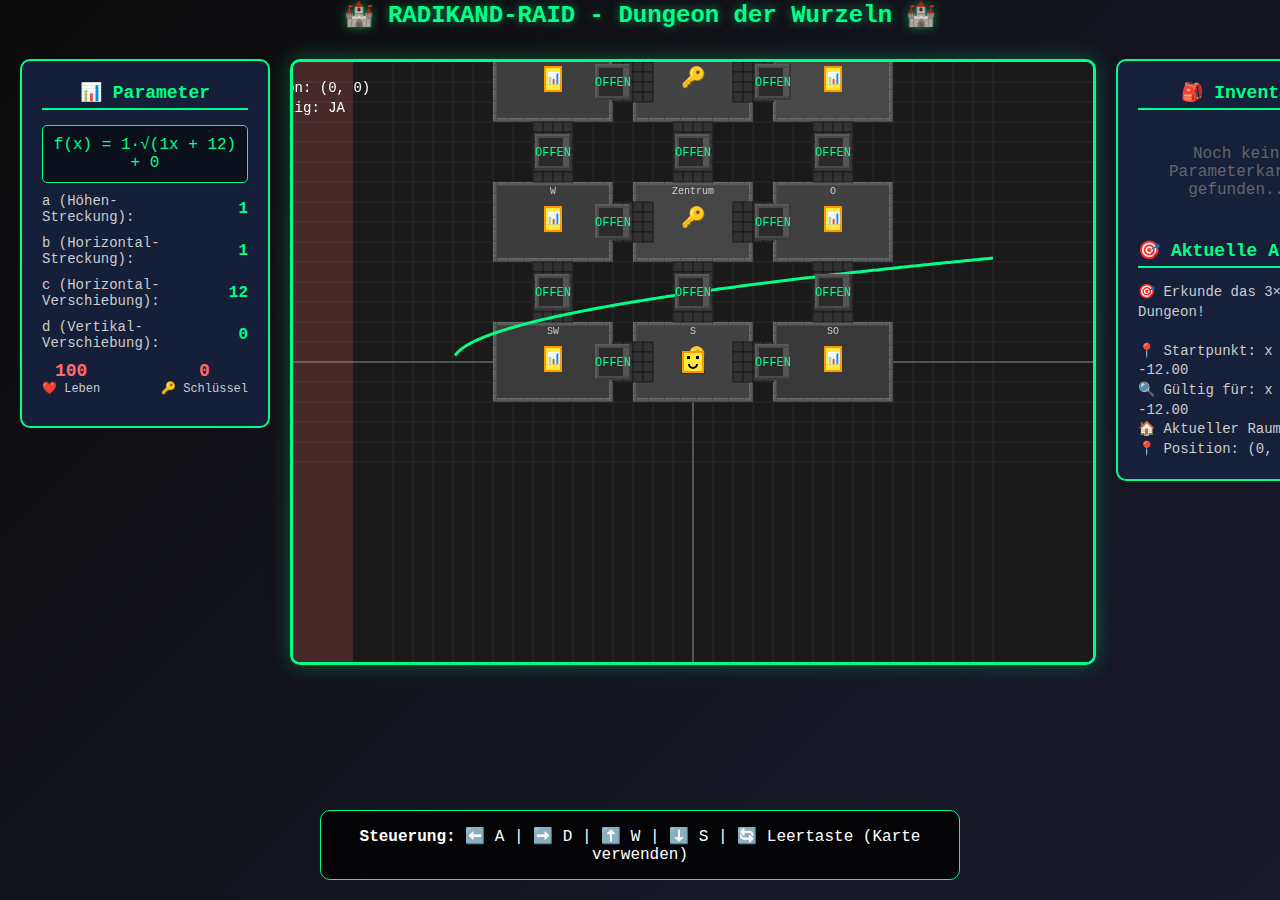
<file: Schule/Spiele/Radikand-Raid.html>
<!DOCTYPE html>
<html lang="de">
<head>
    <meta charset="UTF-8">
    <meta name="viewport" content="width=device-width, initial-scale=1.0">
    <title>Radikand-Raid - Dungeon der Wurzeln</title>
    <style>
        * {
            margin: 0;
            padding: 0;
            box-sizing: border-box;
            font-family: 'Courier New', monospace;
        }

        body {
            background: linear-gradient(135deg, #0c0c0c, #1a1a2e);
            color: #fff;
            overflow: hidden;
            display: flex;
            flex-direction: column;
            height: 100vh;
        }

        .game-container {
            display: flex;
            flex: 1;
            gap: 20px;
            padding: 20px;
        }

        .game-area {
            display: flex;
            flex-direction: column;
            align-items: center;
        }

        #gameCanvas {
            border: 3px solid #00ff88;
            border-radius: 10px;
            background: linear-gradient(45deg, #1a1a2e, #16213e);
            box-shadow: 0 0 20px rgba(0, 255, 136, 0.3);
        }

        .ui-panel {
            background: rgba(22, 33, 62, 0.9);
            border: 2px solid #00ff88;
            border-radius: 10px;
            padding: 20px;
            min-width: 250px;
            height: fit-content;
        }

        .panel-title {
            color: #00ff88;
            font-size: 18px;
            font-weight: bold;
            margin-bottom: 15px;
            text-align: center;
            border-bottom: 2px solid #00ff88;
            padding-bottom: 5px;
        }

        .parameter {
            margin: 10px 0;
            display: flex;
            justify-content: space-between;
            align-items: center;
        }

        .parameter label {
            color: #ccc;
            font-size: 14px;
        }

        .parameter-value {
            color: #00ff88;
            font-weight: bold;
            font-size: 16px;
            min-width: 50px;
            text-align: right;
        }

        .function-display {
            background: rgba(0, 0, 0, 0.5);
            border: 1px solid #00ff88;
            border-radius: 5px;
            padding: 10px;
            margin: 10px 0;
            text-align: center;
            color: #00ff88;
            font-size: 16px;
        }

        .stats {
            display: flex;
            justify-content: space-between;
            margin: 10px 0;
        }

        .stat {
            display: flex;
            flex-direction: column;
            align-items: center;
        }

        .stat-value {
            color: #ff6b6b;
            font-weight: bold;
            font-size: 18px;
        }

        .stat-label {
            color: #ccc;
            font-size: 12px;
        }

        .inventory {
            max-height: 200px;
            overflow-y: auto;
        }

        .card {
            background: rgba(0, 255, 136, 0.1);
            border: 1px solid #00ff88;
            border-radius: 5px;
            padding: 8px;
            margin: 5px 0;
            cursor: pointer;
            transition: all 0.3s;
        }

        .card:hover {
            background: rgba(0, 255, 136, 0.2);
            transform: translateX(5px);
        }

        .card.activated {
            background: rgba(255, 107, 107, 0.2);
            border-color: #ff6b6b;
        }

        .controls {
            position: absolute;
            bottom: 20px;
            left: 50%;
            transform: translateX(-50%);
            background: rgba(0, 0, 0, 0.8);
            border: 1px solid #00ff88;
            border-radius: 10px;
            padding: 15px;
            text-align: center;
        }

        .warning {
            color: #ff6b6b;
            font-weight: bold;
            text-align: center;
            margin: 10px 0;
            padding: 5px;
            border: 1px solid #ff6b6b;
            border-radius: 5px;
            background: rgba(255, 107, 107, 0.1);
        }

        .success {
            color: #00ff88;
            font-weight: bold;
            text-align: center;
            margin: 10px 0;
            padding: 5px;
            border: 1px solid #00ff88;
            border-radius: 5px;
            background: rgba(0, 255, 136, 0.1);
        }

        .game-title {
            text-align: center;
            color: #00ff88;
            font-size: 24px;
            font-weight: bold;
            margin-bottom: 10px;
            text-shadow: 0 0 10px rgba(0, 255, 136, 0.5);
        }
    </style>
</head>
<body>
    <div class="game-title">🏰 RADIKAND-RAID - Dungeon der Wurzeln 🏰</div>
    
    <div class="game-container">
        <div class="ui-panel">
            <div class="panel-title">📊 Parameter</div>
            <div class="function-display" id="formel">f(x) = 1·√(1x + 0) + 0</div>
            
            <div class="parameter">
                <label>a (Höhen-Streckung):</label>
                <span class="parameter-value" id="param-a">1</span>
            </div>
            <div class="parameter">
                <label>b (Horizontal-Streckung):</label>
                <span class="parameter-value" id="param-b">1</span>
            </div>
            <div class="parameter">
                <label>c (Horizontal-Verschiebung):</label>
                <span class="parameter-value" id="param-c">0</span>
            </div>
            <div class="parameter">
                <label>d (Vertikal-Verschiebung):</label>
                <span class="parameter-value" id="param-d">0</span>
            </div>
            
            <div class="stats">
                <div class="stat">
                    <span class="stat-value" id="leben">100</span>
                    <span class="stat-label">❤️ Leben</span>
                </div>
                <div class="stat">
                    <span class="stat-value" id="schluessel">0</span>
                    <span class="stat-label">🔑 Schlüssel</span>
                </div>
            </div>
            
            <div id="message" class="warning" style="display: none;"></div>
        </div>

        <div class="game-area">
            <canvas id="gameCanvas" width="800" height="600"></canvas>
        </div>

        <div class="ui-panel">
            <div class="panel-title">🎒 Inventar</div>
            <div class="inventory" id="inventar">
                <div style="color: #666; text-align: center; padding: 20px;">
                    Noch keine Parameterkarten gefunden...
                </div>
            </div>
            
            <div class="panel-title" style="margin-top: 20px;">🎯 Aktuelle Aufgabe</div>
            <div id="aufgabe" style="color: #ccc; font-size: 14px; line-height: 1.4;">
                Erkunde das 3×3 Dungeon und sammle Parameterkarten!<br><br>
                🏠 9 Räume verbunden durch Korridore<br>
                🚪 Türen öffnen nur wenn bx + c ≥ 0<br>
                📍 Startpunkt: x = -c/b
            </div>
        </div>
    </div>

    <div class="controls">
        <strong>Steuerung:</strong> ⬅️ A | ➡️ D | ⬆️ W | ⬇️ S | 🔄 Leertaste (Karte verwenden)
    </div>

    <script>
        // Mathematik-Engine
        class WurzelFunktion {
            constructor(a = 1, b = 1, c = 0, d = 0) {
                this.a = a;
                this.b = b;
                this.c = c;
                this.d = d;
            }

            istGueltig(x) {
                return (this.b * x + this.c) >= 0;
            }

            berechne(x) {
                if (!this.istGueltig(x)) return null;
                return this.a * Math.sqrt(this.b * x + this.c) + this.d;
            }

            getStartpunkt() {
                return -this.c / this.b;
            }

            kopiere() {
                return new WurzelFunktion(this.a, this.b, this.c, this.d);
            }
        }

        // Parameterkarten-System
        class Parameterkarte {
            constructor(typ, wert) {
                this.typ = typ;
                this.wert = wert;
                this.aktiviert = false;
                this.id = Math.random().toString(36).substr(2, 9);
            }

            anwenden(funktion) {
                funktion[this.typ] = this.wert;
                this.aktiviert = true;
            }

            getBeschreibung() {
                const namen = {
                    'a': 'Höhen-Streckung',
                    'b': 'Horizontal-Streckung',
                    'c': 'Horizontal-Verschiebung',
                    'd': 'Vertikal-Verschiebung'
                };
                return `${this.typ} = ${this.wert} (${namen[this.typ]})`;
            }
        }

        // Tür-System
        class Tuer {
            constructor(x, y, benoetigterWert = null) {
                this.x = x;
                this.y = y;
                this.benoetigterWert = benoetigterWert;
                this.offen = false;
                this.size = 40;
            }

            pruefeOeffnung(spielerFunktion) {
                this.offen = spielerFunktion.istGueltig(this.x);
                return this.offen;
            }

            zeichne(ctx) {
                ctx.save();
                ctx.translate(this.x * 20 + 400, 300 - this.y * 20);
                
                if (this.offen) {
                    this.zeichneOffeneTuer(ctx);
                } else {
                    this.zeichneGeschlosseneTuer(ctx);
                }
                
                ctx.restore();
            }

            zeichneGeschlosseneTuer(ctx) {
                // Türrahmen (Stein)
                ctx.fillStyle = '#4a4a4a';
                ctx.fillRect(-18, -18, 36, 36);
                
                // Rahmen-Highlights
                ctx.fillStyle = '#5a5a5a';
                ctx.fillRect(-18, -18, 36, 2);
                ctx.fillRect(-18, -18, 2, 36);
                ctx.fillStyle = '#3a3a3a';
                ctx.fillRect(-18, 16, 36, 2);
                ctx.fillRect(16, -18, 2, 36);
                
                // Türflügel (Holz-Look mit Grau)
                ctx.fillStyle = '#666666';
                ctx.fillRect(-14, -14, 28, 28);
                
                // Holzmaserung simulieren
                ctx.fillStyle = '#5a5a5a';
                for (let i = -12; i < 12; i += 4) {
                    ctx.fillRect(i, -12, 2, 24);
                }
                
                // Türbeschläge
                ctx.fillStyle = '#404040';
                ctx.fillRect(-12, -10, 4, 3);
                ctx.fillRect(-12, 0, 4, 3);
                ctx.fillRect(-12, 7, 4, 3);
                
                // Türknauf
                ctx.fillStyle = '#505050';
                ctx.beginPath();
                ctx.arc(8, 0, 3, 0, Math.PI * 2);
                ctx.fill();
                
                // Schloss
                ctx.fillStyle = '#303030';
                ctx.fillRect(4, -2, 4, 4);
                ctx.fillStyle = '#202020';
                ctx.fillRect(5, -1, 2, 2);
            }

            zeichneOffeneTuer(ctx) {
                // Geöffnete Tür (zur Seite gedreht)
                ctx.fillStyle = '#4a4a4a';
                ctx.fillRect(-18, -18, 36, 36);
                
                // Rahmen-Highlights
                ctx.fillStyle = '#5a5a5a';
                ctx.fillRect(-18, -18, 36, 2);
                ctx.fillRect(-18, -18, 2, 36);
                ctx.fillStyle = '#3a3a3a';
                ctx.fillRect(-18, 16, 36, 2);
                ctx.fillRect(16, -18, 2, 36);
                
                // Geöffnete Türfläche (perspektivisch)
                ctx.fillStyle = '#555555';
                ctx.fillRect(10, -14, 6, 28);
                
                // Schatten der geöffneten Tür
                ctx.fillStyle = '#2a2a2a';
                ctx.fillRect(-14, -14, 24, 28);
                
                // Durchgang-Indikator
                ctx.fillStyle = '#00ff88';
                ctx.font = '12px Courier';
                ctx.textAlign = 'center';
                ctx.fillText('OFFEN', 0, 4);
            }
        }

        // Sammelbare Items
        class SammelItem {
            constructor(x, y, typ) {
                this.x = x;
                this.y = y;
                this.typ = typ; // 'karte' oder 'schluessel'
                this.gesammelt = false;
                this.animation = 0;
            }

            update() {
                this.animation += 0.1;
            }

            zeichne(ctx) {
                if (this.gesammelt) return;
                
                ctx.save();
                ctx.translate(this.x * 20 + 400, 300 - this.y * 20);
                ctx.translate(0, Math.sin(this.animation) * 3);
                
                if (this.typ === 'karte') {
                    ctx.fillStyle = '#ffeb3b';
                    ctx.strokeStyle = '#ff9800';
                    ctx.lineWidth = 2;
                    ctx.fillRect(-8, -12, 16, 24);
                    ctx.strokeRect(-8, -12, 16, 24);
                    ctx.fillStyle = '#000';
                    ctx.font = '12px Courier';
                    ctx.textAlign = 'center';
                    ctx.fillText('📊', 0, 3);
                } else if (this.typ === 'schluessel') {
                    ctx.fillStyle = '#ffd700';
                    ctx.font = '20px Courier';
                    ctx.textAlign = 'center';
                    ctx.fillText('🔑', 0, 5);
                }
                
                ctx.restore();
            }
        }

        // Hauptspiel-Klasse
        class RadikandRaid {
            constructor() {
                this.canvas = document.getElementById('gameCanvas');
                this.ctx = this.canvas.getContext('2d');
                this.spielerFunktion = new WurzelFunktion(1, 1, 12, 0); // c=12 macht alle Räume gültig (x >= -12)
                this.spielerX = 0;
                this.spielerY = 0;
                this.leben = 100;
                this.schluessel = 0;
                this.inventar = [];
                this.selectedCard = null;
                
                this.initLevel();
                this.bindEvents();
                this.gameLoop();
                this.updateUI();
            }

            initLevel() {
                // 3x3 Raumstruktur generieren
                this.generiereRaumstruktur();
                
                // Türen zwischen Räumen platzieren
                this.tueren = [
                    // Horizontale Verbindungen (West-Ost)
                    new Tuer(-4, 0),   // SW zu S
                    new Tuer(4, 0),    // S zu SO
                    new Tuer(-4, 7),   // W zu Mitte
                    new Tuer(4, 7),    // Mitte zu O
                    new Tuer(-4, 14),  // NW zu N
                    new Tuer(4, 14),   // N zu NO
                    
                    // Vertikale Verbindungen (Süd-Nord)
                    new Tuer(-7, 3.5), // SW zu W
                    new Tuer(0, 3.5),  // S zu Mitte
                    new Tuer(7, 3.5),  // SO zu O
                    new Tuer(-7, 10.5),// W zu NW
                    new Tuer(0, 10.5), // Mitte zu N
                    new Tuer(7, 10.5)  // O zu NO
                ];

                // Items in jedem Raum verteilen (3x3 = 9 Räume)
                this.items = [
                    // Untere Reihe
                    new SammelItem(-7, 0, 'karte'),     // SW-Raum
                    new SammelItem(0, 0, 'schluessel'), // S-Raum (Start)
                    new SammelItem(7, 0, 'karte'),      // SO-Raum
                    
                    // Mittlere Reihe
                    new SammelItem(-7, 7, 'karte'),     // W-Raum
                    new SammelItem(0, 7, 'schluessel'), // Zentral-Raum
                    new SammelItem(7, 7, 'karte'),      // O-Raum
                    
                    // Obere Reihe
                    new SammelItem(-7, 14, 'karte'),    // NW-Raum
                    new SammelItem(0, 14, 'schluessel'),// N-Raum
                    new SammelItem(7, 14, 'karte')      // NO-Raum (Schatzkammer)
                ];

                // Erweiterte Parameterkarten für 9 Räume
                this.kartenVorrat = [
                    new Parameterkarte('a', 2),
                    new Parameterkarte('b', 0.5),
                    new Parameterkarte('c', 0),
                    new Parameterkarte('d', 3),
                    new Parameterkarte('a', -1),
                    new Parameterkarte('b', 2),
                    new Parameterkarte('c', 20),
                    new Parameterkarte('d', -2),
                    new Parameterkarte('a', 0.5)
                ];
            }

            generiereRaumstruktur() {
                // 3x3 Raumgitter: jeder Raum ist 6x6 Einheiten, Korridore sind 2 Einheiten breit
                this.raeume = [
                    // Untere Reihe (y: -2 bis 2)
                    { id: 'SW', x: -10, y: -2, breite: 6, hoehe: 4, farbe: '#3a3a3a' },
                    { id: 'S',  x: -3,  y: -2, breite: 6, hoehe: 4, farbe: '#424242' }, // Startbereich
                    { id: 'SO', x: 4,   y: -2, breite: 6, hoehe: 4, farbe: '#383838' },
                    
                    // Mittlere Reihe (y: 5 bis 9)
                    { id: 'W',   x: -10, y: 5, breite: 6, hoehe: 4, farbe: '#3c3c3c' },
                    { id: 'Zentrum', x: -3, y: 5, breite: 6, hoehe: 4, farbe: '#454545' }, // Hauptraum
                    { id: 'O',   x: 4,   y: 5, breite: 6, hoehe: 4, farbe: '#404040' },
                    
                    // Obere Reihe (y: 12 bis 16)
                    { id: 'NW', x: -10, y: 12, breite: 6, hoehe: 4, farbe: '#3e3e3e' },
                    { id: 'N',  x: -3,  y: 12, breite: 6, hoehe: 4, farbe: '#434343' },
                    { id: 'NO', x: 4,   y: 12, breite: 6, hoehe: 4, farbe: '#484848' } // Schatzkammer
                ];
                
                // Korridore zwischen den Räumen
                this.korridore = [
                    // Horizontale Korridore
                    { x: -4, y: -1, breite: 2, hoehe: 2 }, // SW-S
                    { x: 2,  y: -1, breite: 2, hoehe: 2 }, // S-SO
                    { x: -4, y: 6,  breite: 2, hoehe: 2 }, // W-Zentrum
                    { x: 2,  y: 6,  breite: 2, hoehe: 2 }, // Zentrum-O
                    { x: -4, y: 13, breite: 2, hoehe: 2 }, // NW-N
                    { x: 2,  y: 13, breite: 2, hoehe: 2 }, // N-NO
                    
                    // Vertikale Korridore
                    { x: -8, y: 2,  breite: 2, hoehe: 3 }, // SW-W
                    { x: -1, y: 2,  breite: 2, hoehe: 3 }, // S-Zentrum
                    { x: 6,  y: 2,  breite: 2, hoehe: 3 }, // SO-O
                    { x: -8, y: 9,  breite: 2, hoehe: 3 }, // W-NW
                    { x: -1, y: 9,  breite: 2, hoehe: 3 }, // Zentrum-N
                    { x: 6,  y: 9,  breite: 2, hoehe: 3 }  // O-NO
                ];
            }

            bindEvents() {
                document.addEventListener('keydown', (e) => {
                    // Verhindere Standard-Verhalten für alle Spiel-Tasten
                    if (['a', 'd', 'w', 's', 'arrowleft', 'arrowright', 'arrowup', 'arrowdown', ' '].includes(e.key.toLowerCase())) {
                        e.preventDefault();
                    }
                    
                    switch(e.key.toLowerCase()) {
                        case 'a':
                        case 'arrowleft':
                            this.bewegeSpieler(-1, 0);
                            break;
                        case 'd':
                        case 'arrowright':
                            this.bewegeSpieler(1, 0);
                            break;
                        case 'w':
                        case 'arrowup':
                            this.bewegeSpieler(0, 1);
                            break;
                        case 's':
                        case 'arrowdown':
                            this.bewegeSpieler(0, -1);
                            break;
                        case ' ':
                            this.useSelectedCard();
                            break;
                    }
                });
            }

            bewegeSpieler(dx, dy) {
                const neueX = this.spielerX + dx;
                const neueY = this.spielerY + dy;
                
                // Prüfe Definitionsbereich
                if (!this.spielerFunktion.istGueltig(neueX)) {
                    this.showMessage('⚠️ Ungültiger Bereich! bx + c < 0', 'warning');
                    this.leben = Math.max(0, this.leben - 5);
                    this.updateUI();
                    return;
                }
                
                // Prüfe Grenzen
                if (neueX < -15 || neueX > 15 || neueY < -5 || neueY > 15) {
                    this.showMessage('🚧 Dungeongrenze erreicht!', 'warning');
                    return;
                }
                
                // Prüfe Kollision mit Wänden
                if (!this.istInErlaubtemBereich(neueX, neueY)) {
                    this.showMessage('🧱 Wand blockiert den Weg!', 'warning');
                    return;
                }
                
                this.spielerX = neueX;
                this.spielerY = neueY;
                
                // Prüfe Items
                this.checkItemCollection();
                
                // Prüfe Türen
                this.checkDoorInteraction();
                
                this.updateUI();
            }

            istInErlaubtemBereich(x, y) {
                // Prüfe ob Position in einem Raum oder Korridor ist
                
                // Prüfe Räume
                for (let raum of this.raeume) {
                    if (x >= raum.x && x < raum.x + raum.breite &&
                        y >= raum.y && y < raum.y + raum.hoehe) {
                        return true;
                    }
                }
                
                // Prüfe Korridore
                for (let korridor of this.korridore) {
                    if (x >= korridor.x && x < korridor.x + korridor.breite &&
                        y >= korridor.y && y < korridor.y + korridor.hoehe) {
                        return true;
                    }
                }
                
                return false;
            }

            checkItemCollection() {
                this.items.forEach(item => {
                    if (!item.gesammelt && 
                        Math.abs(item.x - this.spielerX) <= 1 && 
                        Math.abs(item.y - this.spielerY) <= 1) {
                        
                        item.gesammelt = true;
                        
                        if (item.typ === 'karte' && this.kartenVorrat.length > 0) {
                            const karte = this.kartenVorrat.shift();
                            this.inventar.push(karte);
                            this.showMessage(`📊 Parameterkarte gefunden: ${karte.getBeschreibung()}`, 'success');
                        } else if (item.typ === 'schluessel') {
                            this.schluessel++;
                            this.showMessage('🔑 Definitions-Schlüssel gefunden!', 'success');
                        }
                        
                        this.updateInventoryUI();
                    }
                });
            }

            checkDoorInteraction() {
                this.tueren.forEach(tuer => {
                    if (Math.abs(tuer.x - this.spielerX) <= 1 && 
                        Math.abs(tuer.y - this.spielerY) <= 1) {
                        
                        if (tuer.pruefeOeffnung(this.spielerFunktion)) {
                            if (!tuer.wasOpen) {
                                this.showMessage('🚪 Tür geöffnet! Definitionsbereich gültig.', 'success');
                                tuer.wasOpen = true;
                            }
                        } else {
                            this.showMessage('🔒 Tür verschlossen! bx + c < 0', 'warning');
                        }
                    }
                });
            }

            useSelectedCard() {
                if (this.selectedCard && !this.selectedCard.aktiviert) {
                    this.selectedCard.anwenden(this.spielerFunktion);
                    this.showMessage(`🎯 Parameter ${this.selectedCard.typ} = ${this.selectedCard.wert} aktiviert!`, 'success');
                    this.updateUI();
                    this.updateInventoryUI();
                }
            }

            showMessage(text, type = 'warning') {
                const messageElement = document.getElementById('message');
                messageElement.textContent = text;
                messageElement.className = type;
                messageElement.style.display = 'block';
                
                setTimeout(() => {
                    messageElement.style.display = 'none';
                }, 3000);
            }

            updateUI() {
                document.getElementById('param-a').textContent = this.spielerFunktion.a;
                document.getElementById('param-b').textContent = this.spielerFunktion.b;
                document.getElementById('param-c').textContent = this.spielerFunktion.c;
                document.getElementById('param-d').textContent = this.spielerFunktion.d;
                document.getElementById('leben').textContent = this.leben;
                document.getElementById('schluessel').textContent = this.schluessel;
                
                const { a, b, c, d } = this.spielerFunktion;
                document.getElementById('formel').innerHTML = 
                    `f(x) = ${a}·√(${b}x ${c >= 0 ? '+' : ''} ${c}) ${d >= 0 ? '+' : ''} ${d}`;
                
                // Aktualisiere Aufgabe
                const startpunkt = this.spielerFunktion.getStartpunkt();
                const aktuellerRaum = this.getAktuellerRaum();
                document.getElementById('aufgabe').innerHTML = 
                    `🎯 Erkunde das 3×3 Dungeon!<br><br>📍 Startpunkt: x = ${startpunkt.toFixed(2)}<br>🔍 Gültig für: x ≥ ${startpunkt.toFixed(2)}<br>🏠 Aktueller Raum: ${aktuellerRaum}<br>📍 Position: (${this.spielerX}, ${this.spielerY})`;
            }

            updateInventoryUI() {
                const inventarElement = document.getElementById('inventar');
                
                if (this.inventar.length === 0) {
                    inventarElement.innerHTML = '<div style="color: #666; text-align: center; padding: 20px;">Noch keine Parameterkarten gefunden...</div>';
                    return;
                }
                
                inventarElement.innerHTML = this.inventar.map(karte => 
                    `<div class="card ${karte.aktiviert ? 'activated' : ''} ${this.selectedCard === karte ? 'selected' : ''}" 
                          onclick="game.selectCard('${karte.id}')">
                        ${karte.getBeschreibung()}
                        ${karte.aktiviert ? ' ✅' : ' (Klick für Auswahl)'}
                    </div>`
                ).join('');
            }

            selectCard(kartenId) {
                this.selectedCard = this.inventar.find(k => k.id === kartenId);
                this.updateInventoryUI();
            }

            getAktuellerRaum() {
                // Bestimme in welchem Raum sich der Spieler befindet
                for (let raum of this.raeume) {
                    if (this.spielerX >= raum.x && this.spielerX < raum.x + raum.breite &&
                        this.spielerY >= raum.y && this.spielerY < raum.y + raum.hoehe) {
                        return raum.id;
                    }
                }
                
                // Falls in einem Korridor
                for (let korridor of this.korridore) {
                    if (this.spielerX >= korridor.x && this.spielerX < korridor.x + korridor.breite &&
                        this.spielerY >= korridor.y && this.spielerY < korridor.y + korridor.hoehe) {
                        return 'Korridor';
                    }
                }
                
                return 'Unbekannt';
            }

            zeichneKoordinatensystem() {
                this.ctx.strokeStyle = '#2a2a2a';
                this.ctx.lineWidth = 1;
                
                // Gitter (dezenter)
                for (let x = -15; x <= 15; x++) {
                    this.ctx.beginPath();
                    this.ctx.moveTo(x * 20 + 400, 0);
                    this.ctx.lineTo(x * 20 + 400, 600);
                    this.ctx.stroke();
                }
                
                for (let y = -5; y <= 15; y++) {
                    this.ctx.beginPath();
                    this.ctx.moveTo(0, 300 - y * 20);
                    this.ctx.lineTo(800, 300 - y * 20);
                    this.ctx.stroke();
                }
                
                // Achsen (grau)
                this.ctx.strokeStyle = '#555';
                this.ctx.lineWidth = 2;
                this.ctx.beginPath();
                this.ctx.moveTo(400, 0);
                this.ctx.lineTo(400, 600);
                this.ctx.moveTo(0, 300);
                this.ctx.lineTo(800, 300);
                this.ctx.stroke();
            }

            zeichneRaumstruktur() {
                // Zeichne alle Räume
                this.raeume.forEach(raum => {
                    this.zeichneRaum(raum);
                });
                
                // Zeichne alle Korridore
                this.korridore.forEach(korridor => {
                    this.zeichneKorridor(korridor);
                });
            }

            zeichneRaum(raum) {
                const screenX = raum.x * 20 + 400;
                const screenY = 300 - (raum.y + raum.hoehe) * 20;
                const screenBreite = raum.breite * 20;
                const screenHoehe = raum.hoehe * 20;
                
                // Raum-Boden
                this.ctx.fillStyle = raum.farbe;
                this.ctx.fillRect(screenX, screenY, screenBreite, screenHoehe);
                
                // Stone Brick Wände zeichnen
                this.zeichneSteinWaende(screenX, screenY, screenBreite, screenHoehe);
                
                // Raum-Label
                this.ctx.fillStyle = '#ccc';
                this.ctx.font = '10px Courier';
                this.ctx.textAlign = 'center';
                this.ctx.fillText(raum.id, screenX + screenBreite/2, screenY + 12);
            }

            zeichneSteinWaende(x, y, breite, hoehe) {
                const steinGroesse = 8;
                const wandDicke = 4;
                
                // Obere Wand
                this.zeichneSteinReihe(x, y, breite, wandDicke);
                // Untere Wand  
                this.zeichneSteinReihe(x, y + hoehe - wandDicke, breite, wandDicke);
                // Linke Wand
                this.zeichneSteinSaeule(x, y, wandDicke, hoehe);
                // Rechte Wand
                this.zeichneSteinSaeule(x + breite - wandDicke, y, wandDicke, hoehe);
            }

            zeichneSteinReihe(x, y, breite, hoehe) {
                const steinBreite = 16;
                const steinHoehe = hoehe;
                
                for (let i = 0; i < breite; i += steinBreite) {
                    const aktuelleBreite = Math.min(steinBreite, breite - i);
                    this.zeichneSteinBlock(x + i, y, aktuelleBreite, steinHoehe);
                }
            }

            zeichneSteinSaeule(x, y, breite, hoehe) {
                const steinHoehe = 12;
                
                for (let i = 0; i < hoehe; i += steinHoehe) {
                    const aktuelleHoehe = Math.min(steinHoehe, hoehe - i);
                    this.zeichneSteinBlock(x, y + i, breite, aktuelleHoehe);
                }
            }

            zeichneSteinBlock(x, y, breite, hoehe) {
                // Basis Steinfarbe
                this.ctx.fillStyle = '#5a5a5a';
                this.ctx.fillRect(x, y, breite, hoehe);
                
                // Helle Kante (oben/links)
                this.ctx.fillStyle = '#6a6a6a';
                this.ctx.fillRect(x, y, breite, 1);
                this.ctx.fillRect(x, y, 1, hoehe);
                
                // Dunkle Kante (unten/rechts)
                this.ctx.fillStyle = '#4a4a4a';
                this.ctx.fillRect(x, y + hoehe - 1, breite, 1);
                this.ctx.fillRect(x + breite - 1, y, 1, hoehe);
                
                // Steinstruktur-Details
                this.ctx.fillStyle = '#525252';
                if (breite > 4 && hoehe > 4) {
                    this.ctx.fillRect(x + 2, y + 2, breite - 4, 1);
                    if (hoehe > 8) {
                        this.ctx.fillRect(x + 1, y + hoehe/2, breite - 2, 1);
                    }
                }
            }

            zeichneKorridor(korridor) {
                const screenX = korridor.x * 20 + 400;
                const screenY = 300 - (korridor.y + korridor.hoehe) * 20;
                const screenBreite = korridor.breite * 20;
                const screenHoehe = korridor.hoehe * 20;
                
                // Korridor-Boden (dunkler grau)
                this.ctx.fillStyle = '#2a2a2a';
                this.ctx.fillRect(screenX, screenY, screenBreite, screenHoehe);
                
                // Steinwände für Korridore (dünner)
                this.zeichneKorridorWaende(screenX, screenY, screenBreite, screenHoehe);
                
                // Boden-Pattern für Korridore (Steinplatten)
                this.zeichneBodenplatten(screenX, screenY, screenBreite, screenHoehe);
            }

            zeichneKorridorWaende(x, y, breite, hoehe) {
                const wandDicke = 2;
                
                // Nur seitliche Wände für Korridore
                if (breite > hoehe) { // Horizontaler Korridor
                    this.zeichneSteinReihe(x, y, breite, wandDicke);
                    this.zeichneSteinReihe(x, y + hoehe - wandDicke, breite, wandDicke);
                } else { // Vertikaler Korridor
                    this.zeichneSteinSaeule(x, y, wandDicke, hoehe);
                    this.zeichneSteinSaeule(x + breite - wandDicke, y, wandDicke, hoehe);
                }
            }

            zeichneBodenplatten(x, y, breite, hoehe) {
                const plattenGroesse = 10;
                
                for (let i = 0; i < breite; i += plattenGroesse) {
                    for (let j = 0; j < hoehe; j += plattenGroesse) {
                        const platteX = x + i;
                        const platteY = y + j;
                        const platteBreite = Math.min(plattenGroesse, breite - i);
                        const platteHoehe = Math.min(plattenGroesse, hoehe - j);
                        
                        // Platte
                        this.ctx.fillStyle = '#323232';
                        this.ctx.fillRect(platteX, platteY, platteBreite, platteHoehe);
                        
                        // Fugen
                        this.ctx.strokeStyle = '#1a1a1a';
                        this.ctx.lineWidth = 1;
                        this.ctx.strokeRect(platteX, platteY, platteBreite, platteHoehe);
                    }
                }
            }

            zeichneWurzelkurve() {
                this.ctx.strokeStyle = '#00ff88';
                this.ctx.lineWidth = 3;
                this.ctx.beginPath();
                
                let ersterPunkt = true;
                for (let x = -15; x <= 15; x += 0.1) {
                    const y = this.spielerFunktion.berechne(x);
                    if (y !== null && y >= -5 && y <= 15) {
                        const screenX = x * 20 + 400;
                        const screenY = 300 - y * 20;
                        
                        if (ersterPunkt) {
                            this.ctx.moveTo(screenX, screenY);
                            ersterPunkt = false;
                        } else {
                            this.ctx.lineTo(screenX, screenY);
                        }
                    }
                }
                this.ctx.stroke();
                
                // Ungültiger Bereich
                this.ctx.fillStyle = 'rgba(255, 107, 107, 0.2)';
                const startX = this.spielerFunktion.getStartpunkt();
                if (startX > -15) {
                    this.ctx.fillRect(0, 0, (startX + 15) * 20, 600);
                }
            }

            zeichneSpieler() {
                this.ctx.save();
                this.ctx.translate(this.spielerX * 20 + 400, 300 - this.spielerY * 20);
                
                // Schatten
                this.ctx.fillStyle = 'rgba(0, 0, 0, 0.3)';
                this.ctx.fillRect(-12, 8, 24, 4);
                
                // Spieler
                this.ctx.fillStyle = '#ffeb3b';
                this.ctx.strokeStyle = '#ff9800';
                this.ctx.lineWidth = 2;
                this.ctx.fillRect(-10, -10, 20, 20);
                this.ctx.strokeRect(-10, -10, 20, 20);
                
                // Augen
                this.ctx.fillStyle = '#000';
                this.ctx.fillRect(-6, -6, 3, 3);
                this.ctx.fillRect(3, -6, 3, 3);
                
                // Mund
                this.ctx.strokeStyle = '#000';
                this.ctx.lineWidth = 2;
                this.ctx.beginPath();
                this.ctx.arc(0, 2, 4, 0, Math.PI);
                this.ctx.stroke();
                
                this.ctx.restore();
            }

            gameLoop() {
                // Clear (dunklerer Grauton)
                this.ctx.fillStyle = '#1a1a1a';
                this.ctx.fillRect(0, 0, 800, 600);
                
                // Zeichne Szene in der richtigen Reihenfolge
                this.zeichneKoordinatensystem();
                this.zeichneRaumstruktur();
                this.zeichneWurzelkurve();
                
                // Update und zeichne Items
                this.items.forEach(item => {
                    item.update();
                    item.zeichne(this.ctx);
                });
                
                // Zeichne Türen
                this.tueren.forEach(tuer => {
                    tuer.pruefeOeffnung(this.spielerFunktion);
                    tuer.zeichne(this.ctx);
                });
                
                // Zeichne Spieler
                this.zeichneSpieler();
                
                // Koordinaten anzeigen
                this.ctx.fillStyle = '#fff';
                this.ctx.font = '14px Courier';
                this.ctx.fillText(`Position: (${this.spielerX}, ${this.spielerY})`, 10, 30);
                this.ctx.fillText(`Gültig: ${this.spielerFunktion.istGueltig(this.spielerX) ? 'JA' : 'NEIN'}`, 10, 50);
                
                requestAnimationFrame(() => this.gameLoop());
            }
        }

        // Spiel starten
        let game;
        window.addEventListener('load', () => {
            game = new RadikandRaid();
        });
    </script>
</body>
</html>
</file>
<file: Schule/Spiele/Formel-Fury-Shooter/styles/main.css>
/* =============================================================================
   FORMEL-FURY-SHOOTER - MAIN STYLESHEET
   Phase 4.2: Modulare Struktur
   ============================================================================= */

/* =============================================================================
   BASE STYLES
   ============================================================================= */
* {
    margin: 0;
    padding: 0;
    box-sizing: border-box;
}

body {
    margin: 0;
    padding: 0;
    background: #C4A373; /* Darker beige desert color */
    font-family: 'Courier New', monospace;
    overflow: hidden;
    height: 100vh;
    width: 100vw;
}

@keyframes earthyBackground {
    0% { background-position: 0% 50%; }
    50% { background-position: 100% 50%; }
    100% { background-position: 0% 50%; }
}

/* =============================================================================
   CANVAS STYLES
   ============================================================================= */
#gameCanvas {
    display: block;
    margin: 0 auto;
    background: #B8956B; /* Darker beige desert sand for canvas */
    border: 3px solid #A0845A;
    border-radius: 8px;
    box-shadow: 0 0 20px rgba(160, 132, 90, 0.5);
    cursor: crosshair;
}

/* =============================================================================
   HUD ELEMENTS
   ============================================================================= */
#fpsCounter {
    position: absolute;
    top: 220px;
    left: 10px;
    color: #F5DEB3;
    font-size: 16px;
    font-weight: bold;
    text-shadow: 2px 2px 4px rgba(0, 0, 0, 0.8);
    z-index: 100;
}

/* =============================================================================
   PLAYER STATS PANEL
   ============================================================================= */
#playerStatsPanel {
    position: absolute;
    top: 10px;
    left: 10px;
    width: 200px;
    background: linear-gradient(135deg, #8B4513 0%, #A0522D 50%, #CD853F 100%);
    border: 3px solid #654321;
    border-radius: 8px;
    box-shadow: 0 4px 12px rgba(0, 0, 0, 0.8);
    font-family: 'Courier New', monospace;
    font-size: 12px;
    z-index: 150;
    display: none; /* Hidden by default, shown during gameplay */
}

.stats-header {
    background: linear-gradient(135deg, #654321 0%, #8B4513 100%);
    border-bottom: 2px solid #4A4A4A;
    padding: 6px 8px;
    border-radius: 5px 5px 0 0;
}

.stats-title {
    color: #FFD700;
    font-weight: bold;
    font-size: 11px;
    text-shadow: 1px 1px 2px rgba(0, 0, 0, 0.8);
}

.stats-content {
    padding: 8px;
}

.stat-row {
    display: flex;
    align-items: center;
    margin-bottom: 4px;
    padding: 2px 0;
}

.stat-row:last-child {
    margin-bottom: 0;
}

.stat-icon {
    width: 16px;
    font-size: 12px;
    margin-right: 6px;
    text-align: center;
}

.stat-label {
    color: #F5DEB3;
    font-weight: bold;
    font-size: 11px;
    width: 50px;
    text-shadow: 1px 1px 1px rgba(0, 0, 0, 0.6);
}

.stat-value {
    color: #FFFFFF;
    font-weight: bold;
    font-size: 11px;
    margin-left: auto;
    text-shadow: 1px 1px 1px rgba(0, 0, 0, 0.8);
    text-align: right;
}

/* Special coloring for different stat types */
.stat-row:nth-child(1) .stat-value { color: #FF6B6B; } /* HP - Red */
.stat-row:nth-child(2) .stat-value { color: #4ECDC4; } /* HP-Reg - Teal */
.stat-row:nth-child(3) .stat-value { color: #45B7D1; } /* Luck - Blue */
.stat-row:nth-child(4) .stat-value { color: #96CEB4; } /* Speed - Green */
.stat-row:nth-child(5) .stat-value { color: #FFEAA7; } /* Combo - Yellow */
.stat-row:nth-child(6) .stat-value { color: #FFD700; } /* Coins - Gold */
.stat-row:nth-child(7) .stat-value { color: #DDA0DD; } /* Wave - Purple */
.stat-row:nth-child(8) .stat-value { color: #FFA07A; } /* Level - Orange */

#currencyDisplay {
    position: absolute;
    top: 10px;
    right: 10px;
    color: #ffd700;
    font-size: 20px;
    font-weight: bold;
    text-shadow: 2px 2px 4px rgba(0, 0, 0, 0.8);
    z-index: 200;
    background: rgba(0, 0, 0, 0.7);
    padding: 8px 12px;
    border-radius: 8px;
    border: 2px solid #ffd700;
    transition: transform 0.3s ease, color 0.3s ease;
}

.coin-gain-animation {
    animation: coinPulse 0.3s ease-out;
}

@keyframes coinPulse {
    0% { 
        transform: scale(1); 
        color: #ffd700;
    }
    50% { 
        transform: scale(1.2); 
        color: #ffff00;
        text-shadow: 0 0 10px #ffff0080;
    }
    100% { 
        transform: scale(1); 
        color: #ffd700;
    }
}

#waveDisplay {
    position: absolute;
    top: 10px;
    right: 200px;
    color: #00ffff;
    font-size: 16px;
    font-weight: bold;
    font-family: "Courier New", monospace;
    text-align: center;
    text-shadow: 2px 2px 4px rgba(0, 0, 0, 0.8);
    z-index: 100;
    padding: 10px;
    background: rgba(0, 0, 0, 0.8);
    border: 2px solid #00ffff;
    border-radius: 8px;
    min-width: 150px;
}

.wave-header {
    font-size: 18px;
    margin-bottom: 5px;
    color: #00ffff;
    text-shadow: 0 0 10px #00ffff80;
}

.wave-timer {
    font-size: 20px;
    margin: 5px 0;
    font-weight: bold;
}

.wave-status {
    font-size: 12px;
    margin-top: 5px;
    opacity: 0.8;
}

.wave-complete {
    animation: waveCompleteFlash 1s ease-in-out;
}

@keyframes waveCompleteFlash {
    0% { background: rgba(0, 0, 0, 0.8); }
    50% { background: rgba(0, 255, 0, 0.3); }
    100% { background: rgba(0, 0, 0, 0.8); }
}

/* =============================================================================
   LEVEL SYSTEM STYLES
   ============================================================================= */
#levelDisplay {
    position: fixed;
    bottom: 0;
    left: 0;
    right: 0;
    width: 100%;
    background: linear-gradient(135deg, rgba(139, 69, 19, 0.95), rgba(101, 67, 33, 0.95));
    border-top: 3px solid #ff6600;
    color: #ff6600;
    font-size: 14px;
    font-weight: bold;
    font-family: "Courier New", monospace;
    text-shadow: 2px 2px 4px rgba(0, 0, 0, 0.8);
    z-index: 1000;
    padding: 10px 20px;
    box-shadow: 0 -4px 15px rgba(0, 0, 0, 0.6);
    backdrop-filter: blur(5px);
    display: flex;
    align-items: center;
    justify-content: space-between;
    flex-wrap: wrap;
    gap: 15px;
}

.level-header {
    font-size: 16px;
    margin-bottom: 5px;
    color: #ff6600;
    text-shadow: 0 0 10px #ff660080;
}

.level-info-section {
    display: flex;
    align-items: center;
    gap: 10px;
    color: #F5DEB3;
}

.level-info-item {
    display: flex;
    align-items: center;
    gap: 5px;
    font-size: 13px;
}

.level-info-label {
    color: #CD853F;
    font-weight: bold;
}

.level-info-value {
    color: #F5DEB3;
}

.xp-bar-container {
    background: rgba(0, 0, 0, 0.8);
    border: 2px solid #ff6600;
    border-radius: 10px;
    height: 20px;
    position: relative;
    overflow: hidden;
    width: 100%;
    flex: 1;
}

.xp-bar {
    height: 100%;
    background: linear-gradient(90deg, #004488, #0088ff);
    border-radius: 8px;
    transition: width 0.3s ease, background 0.3s ease;
    width: 0%;
}

.xp-text {
    position: absolute;
    top: 50%;
    left: 50%;
    transform: translate(-50%, -50%);
    color: #ffffff;
    font-size: 11px;
    font-weight: bold;
    text-shadow: 1px 1px 2px rgba(0, 0, 0, 0.8);
    pointer-events: none;
}

.level-up-animation {
    animation: levelUpPulse 2s ease-in-out;
}

@keyframes levelUpPulse {
    0% { 
        transform: scale(1); 
        color: #ff6600;
        text-shadow: 2px 2px 4px rgba(0, 0, 0, 0.8);
    }
    25% { 
        transform: scale(1.1); 
        color: #ffff00;
        text-shadow: 0 0 20px #ffff00;
    }
    50% { 
        transform: scale(1.05); 
        color: #ff6600;
    }
    75% { 
        transform: scale(1.1); 
        color: #ffff00;
        text-shadow: 0 0 20px #ffff00;
    }
    100% { 
        transform: scale(1); 
        color: #ff6600;
        text-shadow: 2px 2px 4px rgba(0, 0, 0, 0.8);
    }
}

@keyframes levelUpFloat {
    0% { 
        opacity: 0;
        transform: translateX(-50%) translateY(50px) scale(0.5);
    }
    20% { 
        opacity: 1;
        transform: translateX(-50%) translateY(0px) scale(1.2);
    }
    80% { 
        opacity: 1;
        transform: translateX(-50%) translateY(-20px) scale(1);
    }
    100% { 
        opacity: 0;
        transform: translateX(-50%) translateY(-50px) scale(0.8);
    }
}

#gameInfo {
    display: none; /* Removed to reduce UI clutter during gameplay */
}

#scoreDisplay {
    display: none; /* Removed to reduce UI clutter */
}

#comboDisplay {
    position: absolute;
    top: 80px;
    right: 10px;
    color: #ffff00;
    font-size: 16px;
    font-weight: bold;
    text-shadow: 2px 2px 4px rgba(0, 0, 0, 0.8);
    z-index: 100;
    text-align: right;
}

.combo-active {
    color: #ff6600 !important;
    text-shadow: 0 0 10px #ff660080 !important;
    animation: comboGlow 0.5s ease-in-out infinite alternate;
}

@keyframes comboGlow {
    0% { text-shadow: 0 0 10px #ff660080; }
    100% { text-shadow: 0 0 20px #ff6600ff; }
}

#highScoreDisplay {
    position: absolute;
    top: 10px;
    left: 50%;
    transform: translateX(-50%);
    color: #F5DEB3;
    font-size: 14px;
    font-weight: bold;
    text-shadow: 2px 2px 4px rgba(0, 0, 0, 0.8);
    z-index: 100;
    text-align: center;
}

/* =============================================================================
   GAME UI SYSTEM
   ============================================================================= */
#gameUI {
    position: absolute;
    top: 0;
    left: 0;
    width: 100%;
    height: 100%;
    pointer-events: none;
    z-index: 200;
}

#formulaHUD {
    position: absolute;
    top: 50%;
    left: 50%;
    transform: translate(-50%, -50%);
    background: linear-gradient(145deg, #8B4513, #A0522D, #CD853F);
    border: 2px solid #654321;
    border-radius: 15px;
    padding: 20px;
    box-shadow: 
        0 0 20px rgba(205, 133, 63, 0.5),
        inset 0 0 20px rgba(245, 222, 179, 0.1),
        0 8px 16px rgba(0, 0, 0, 0.4);
    pointer-events: auto;
    display: none;
    min-width: 400px;
    text-align: center;
}

#formulaDisplay {
    background: linear-gradient(135deg, rgba(101, 67, 33, 0.8), rgba(139, 69, 19, 0.9));
    border: 1px solid #654321;
    border-radius: 8px;
    padding: 15px;
    margin-bottom: 15px;
    font-family: 'Courier New', monospace;
    font-size: 24px;
    color: #F5DEB3;
    text-shadow: 2px 2px 4px rgba(0, 0, 0, 0.8);
    min-height: 60px;
    display: flex;
    align-items: center;
    justify-content: center;
    box-shadow: inset 0 2px 6px rgba(0, 0, 0, 0.3);
}

#formulaInput {
    width: 100%;
    background: linear-gradient(135deg, rgba(101, 67, 33, 0.9), rgba(139, 69, 19, 0.8));
    border: 2px solid #654321;
    border-radius: 8px;
    padding: 12px;
    font-family: 'Courier New', monospace;
    font-size: 18px;
    color: #F5DEB3;
    text-shadow: 1px 1px 2px rgba(0, 0, 0, 0.8);
    outline: none;
    margin-bottom: 15px;
    box-shadow: inset 0 2px 6px rgba(0, 0, 0, 0.3);
}

#formulaInput:focus {
    box-shadow: 0 0 15px rgba(205, 133, 63, 0.6), inset 0 2px 6px rgba(0, 0, 0, 0.3);
    border-color: #8B4513;
    background: linear-gradient(135deg, rgba(139, 69, 19, 0.9), rgba(160, 82, 45, 0.8));
}

#formulaInput::placeholder {
    color: rgba(245, 222, 179, 0.6);
}

#formulaButtons {
    display: flex;
    gap: 10px;
    justify-content: center;
}

.formula-btn {
    background: linear-gradient(145deg, #8B4513, #A0522D, #CD853F);
    border: 1px solid #654321;
    border-radius: 6px;
    padding: 8px 16px;
    color: #F5DEB3;
    font-family: 'Courier New', monospace;
    font-size: 14px;
    cursor: pointer;
    transition: all 0.2s;
    text-shadow: 1px 1px 2px rgba(0, 0, 0, 0.8);
    box-shadow: 0 2px 4px rgba(0, 0, 0, 0.3);
}

.formula-btn:hover {
    background: linear-gradient(145deg, #A0522D, #CD853F, #DEB887);
    box-shadow: 0 0 10px rgba(205, 133, 63, 0.6), 0 4px 8px rgba(0, 0, 0, 0.4);
    color: #FFD700;
}

.formula-btn:active {
    transform: scale(0.95);
}

#feedbackDisplay {
    position: absolute;
    top: 20%;
    left: 50%;
    transform: translateX(-50%);
    padding: 15px 25px;
    border-radius: 10px;
    font-family: 'Courier New', monospace;
    font-size: 20px;
    font-weight: bold;
    text-shadow: 2px 2px 4px rgba(0, 0, 0, 0.8);
    display: none;
    z-index: 300;
    animation: feedbackPulse 0.5s ease-out;
}

.feedback-correct {
    background: linear-gradient(145deg, #8B4513, #A0522D, #CD853F);
    color: #90EE90;
    border: 2px solid #654321;
    box-shadow: 0 0 20px rgba(144, 238, 144, 0.5), 0 4px 12px rgba(0, 0, 0, 0.4);
}

.feedback-incorrect {
    background: linear-gradient(145deg, #8B4513, #A0522D, #CD853F);
    color: #FF6B6B;
    border: 2px solid #654321;
    box-shadow: 0 0 20px rgba(255, 107, 107, 0.5), 0 4px 12px rgba(0, 0, 0, 0.4);
}

@keyframes feedbackPulse {
    0% { transform: translateX(-50%) scale(0.8); opacity: 0; }
    50% { transform: translateX(-50%) scale(1.1); opacity: 1; }
    100% { transform: translateX(-50%) scale(1); opacity: 1; }
}

/* =============================================================================
   MULTIPLE CHOICE INTERFACE
   ============================================================================= */
#multipleChoiceHUD {
    position: absolute;
    bottom: 20px;
    left: 50%;
    transform: translateX(-50%);
    background: linear-gradient(145deg, #8B4513, #A0522D, #CD853F);
    border: 2px solid #654321;
    border-radius: 15px;
    padding: 20px;
    display: none;
    min-width: 600px;
    box-shadow: 0 0 30px rgba(205, 133, 63, 0.5), 0 8px 16px rgba(0, 0, 0, 0.4);
}

#mcQuestion {
    color: #F5DEB3;
    font-family: 'Courier New', monospace;
    font-size: 18px;
    font-weight: bold;
    margin-bottom: 15px;
    text-align: center;
    text-shadow: 2px 2px 4px rgba(0, 0, 0, 0.8);
}

#mcAnswers {
    display: grid;
    grid-template-columns: 1fr 1fr;
    gap: 10px;
    margin-bottom: 15px;
}

#upgradeDetailRarities {
    display: grid;
    grid-template-columns: 1fr 1fr;
    gap: 20px;
    flex: 1;
    overflow: hidden;
}

.mc-answer {
    background: linear-gradient(145deg, #8B4513, #A0522D, #CD853F);
    border: 2px solid #654321;
    border-radius: 8px;
    padding: 12px;
    color: #F5DEB3;
    font-family: 'Courier New', monospace;
    font-size: 16px;
    cursor: pointer;
    transition: all 0.3s ease;
    text-align: center;
    box-shadow: 0 2px 6px rgba(0, 0, 0, 0.3);
    text-shadow: 1px 1px 2px rgba(0, 0, 0, 0.6);
}

.mc-answer:hover {
    background: linear-gradient(145deg, #A0522D, #CD853F, #DEB887);
    box-shadow: 0 0 15px rgba(205, 133, 63, 0.6), 0 4px 10px rgba(0, 0, 0, 0.4);
    transform: scale(1.02);
    color: #FFD700;
}

.mc-answer.correct {
    background: linear-gradient(145deg, #228B22, #32CD32, #90EE90);
    border-color: #654321;
    color: #F5DEB3;
    box-shadow: 0 0 20px rgba(144, 238, 144, 0.5), 0 4px 10px rgba(0, 0, 0, 0.4);
}

.mc-answer.incorrect {
    background: linear-gradient(145deg, #8B4513, #A0522D, #CD853F);
    border-color: #654321;
    color: #FF6B6B;
}

/* =============================================================================
   FORMULA TYPE OPTIONS (TAG-MODUS)
   ============================================================================= */
.formula-type-option {
    text-align: left;
    padding: 5px;
}

.formula-name {
    font-size: 14px;
    font-weight: bold;
    color: #FFD700;
    margin-bottom: 3px;
}

.formula-pattern {
    font-size: 11px;
    color: #F5DEB3;
    font-style: italic;
    opacity: 0.9;
}

#mcTimer {
    color: #F5DEB3;
    font-family: 'Courier New', monospace;
    font-size: 14px;
    text-align: center;
    margin-top: 10px;
}

/* =============================================================================
   PAUSE MENU SYSTEM
   ============================================================================= */
#pauseMenu {
    position: absolute;
    top: 0;
    left: 0;
    width: 100%;
    height: 100%;
    background: linear-gradient(135deg, rgba(139, 69, 19, 0.95) 0%, rgba(101, 67, 33, 0.9) 50%, rgba(160, 82, 45, 0.95) 100%);
    display: none;
    z-index: 1000;
    backdrop-filter: blur(10px);
}

#pauseContent {
    position: absolute;
    top: 50%;
    left: 50%;
    transform: translate(-50%, -50%);
    background: linear-gradient(145deg, #8B4513, #A0522D, #CD853F);
    border: 3px solid #654321;
    border-radius: 20px;
    padding: 40px;
    box-shadow: 
        0 0 30px rgba(205, 133, 63, 0.5),
        inset 0 0 30px rgba(245, 222, 179, 0.1),
        0 8px 24px rgba(0, 0, 0, 0.4);
    text-align: center;
    min-width: 400px;
}

#pauseTitle {
    color: #FFD700;
    font-family: 'Courier New', monospace;
    font-size: 36px;
    font-weight: bold;
    text-shadow: 0 0 20px #CD853F, 2px 2px 4px rgba(0, 0, 0, 0.8);
    margin-bottom: 30px;
    animation: pausePulse 2s ease-in-out infinite alternate;
}

@keyframes pausePulse {
    0% { text-shadow: 0 0 20px #CD853F, 2px 2px 4px rgba(0, 0, 0, 0.8); }
    100% { text-shadow: 0 0 30px #FFD700, 0 0 50px #CD853F, 2px 2px 4px rgba(0, 0, 0, 0.8); }
}

.pause-btn {
    display: block;
    width: 100%;
    background: linear-gradient(145deg, #8B4513, #A0522D, #CD853F);
    border: 2px solid #654321;
    border-radius: 10px;
    padding: 15px 20px;
    margin: 15px 0;
    color: #F5DEB3;
    font-family: 'Courier New', monospace;
    font-size: 18px;
    font-weight: bold;
    cursor: pointer;
    transition: all 0.3s;
    text-shadow: 2px 2px 4px rgba(0, 0, 0, 0.8);
    box-shadow: 0 4px 8px rgba(0, 0, 0, 0.3);
}

.pause-btn:hover {
    background: linear-gradient(145deg, #A0522D, #CD853F, #DEB887);
    box-shadow: 0 0 20px rgba(205, 133, 63, 0.6), 0 6px 12px rgba(0, 0, 0, 0.4);
    transform: scale(1.05);
    color: #FFD700;
}

.pause-btn:active {
    transform: scale(0.95);
}

#pauseStats {
    margin-top: 20px;
    padding: 20px;
    background: linear-gradient(135deg, rgba(101, 67, 33, 0.5), rgba(139, 69, 19, 0.4));
    border: 1px solid #654321;
    border-radius: 10px;
    box-shadow: 0 2px 8px rgba(0, 0, 0, 0.3);
}

.pause-stat {
    color: #F5DEB3;
    font-family: 'Courier New', monospace;
    font-size: 14px;
    margin: 5px 0;
    display: flex;
    justify-content: space-between;
    text-shadow: 1px 1px 2px rgba(0, 0, 0, 0.6);
}

.pause-warning {
    color: #ffff00;
    font-family: 'Courier New', monospace;
    font-size: 12px;
    margin-top: 20px;
    padding: 10px;
    background: rgba(255, 255, 0, 0.1);
    border: 1px solid #ffff00;
    border-radius: 5px;
}

/* =============================================================================
   MAIN MENU SYSTEM
   ============================================================================= */
#mainMenu {
    position: fixed;
    top: 0;
    left: 0;
    width: 100%;
    height: 100%;
    background: linear-gradient(135deg, rgba(139, 69, 19, 0.9) 0%, rgba(160, 82, 45, 0.85) 50%, rgba(205, 133, 63, 0.9) 100%);
    backdrop-filter: blur(2px);
    display: flex;
    flex-direction: column;
    justify-content: center;
    align-items: center;
    z-index: 10;
    color: #F5DEB3;
    font-family: 'Courier New', monospace;
}

#mainMenu.hidden {
    display: none;
}

#menuTitle {
    color: #FFD700;
    font-family: 'Courier New', monospace;
    font-size: 48px;
    font-weight: bold;
    text-shadow: 0 0 30px #CD853F, 2px 2px 4px rgba(0, 0, 0, 0.8);
    margin-bottom: 20px;
    animation: titlePulse 3s ease-in-out infinite alternate;
    text-align: center;
    line-height: 1.2;
}

#menuSubtitle {
    color: #D2B48C;
    font-family: 'Courier New', monospace;
    font-size: 16px;
    margin-bottom: 40px;
    text-align: center;
    animation: subtitleGlow 2s ease-in-out infinite alternate;
    text-shadow: 1px 1px 2px rgba(0, 0, 0, 0.6);
}

@keyframes titlePulse {
    0% { 
        text-shadow: 0 0 30px #CD853F, 2px 2px 4px rgba(0, 0, 0, 0.8);
        transform: scale(1);
    }
    100% { 
        text-shadow: 0 0 50px #FFD700, 0 0 80px #CD853F, 2px 2px 4px rgba(0, 0, 0, 0.8);
        transform: scale(1.02);
    }
}

@keyframes subtitleGlow {
    0% { text-shadow: 1px 1px 2px rgba(0, 0, 0, 0.6); }
    100% { text-shadow: 0 0 15px #D2B48C, 1px 1px 2px rgba(0, 0, 0, 0.6); }
}

#menuButtons {
    display: flex;
    flex-direction: column;
    gap: 20px;
    align-items: center;
    margin-bottom: 40px;
}

.menu-btn {
    background: linear-gradient(145deg, #8B4513, #A0522D, #CD853F);
    border: 3px solid #654321;
    border-radius: 12px;
    padding: 15px 40px;
    color: #F5DEB3;
    font-family: 'Courier New', monospace;
    font-size: 20px;
    font-weight: bold;
    cursor: pointer;
    transition: all 0.3s ease;
    text-shadow: 2px 2px 4px rgba(0, 0, 0, 0.8);
    min-width: 280px;
    text-align: center;
    position: relative;
    overflow: hidden;
    box-shadow: 0 4px 8px rgba(0, 0, 0, 0.3);
}

.menu-btn:hover {
    background: linear-gradient(145deg, #A0522D, #CD853F, #DEB887);
    box-shadow: 0 0 20px rgba(205, 133, 63, 0.6), 0 6px 12px rgba(0, 0, 0, 0.4);
    transform: scale(1.05);
    border-color: #8B4513;
    color: #FFD700;
}

.menu-btn:active {
    transform: scale(0.98);
}

.menu-btn::before {
    content: '';
    position: absolute;
    top: 0;
    left: -100%;
    width: 100%;
    height: 100%;
    background: linear-gradient(90deg, transparent, rgba(255, 255, 255, 0.2), transparent);
    transition: left 0.5s;
}

.menu-btn:hover::before {
    left: 100%;
}

#menuStats {
    background: linear-gradient(135deg, rgba(139, 69, 19, 0.8), rgba(101, 67, 33, 0.9));
    border: 2px solid #654321;
    border-radius: 10px;
    padding: 20px;
    margin-top: 20px;
    text-align: center;
    box-shadow: 0 4px 12px rgba(0, 0, 0, 0.5);
}

.menu-stat {
    color: #F5DEB3;
    font-family: 'Courier New', monospace;
    font-size: 14px;
    margin: 5px 0;
    display: flex;
    justify-content: space-between;
    min-width: 250px;
    text-shadow: 1px 1px 2px rgba(0, 0, 0, 0.6);
}

#menuInfo {
    position: absolute;
    bottom: 20px;
    right: 20px;
    color: rgba(245, 222, 179, 0.6);
    font-family: 'Courier New', monospace;
    font-size: 12px;
    text-align: right;
    text-shadow: 1px 1px 2px rgba(0, 0, 0, 0.6);
}

/* =============================================================================
   GAME MODE SELECTION MENU
   ============================================================================= */
#gameModeMenu {
    position: absolute;
    top: 0;
    left: 0;
    width: 100%;
    height: 100%;
    background: linear-gradient(135deg, rgba(139, 69, 19, 0.95) 0%, rgba(101, 67, 33, 0.9) 50%, rgba(160, 82, 45, 0.95) 100%);
    display: none;
    flex-direction: column;
    justify-content: center;
    align-items: center;
    z-index: 2050;
    backdrop-filter: blur(5px);
}

#gameModeTitle {
    color: #FFD700;
    font-family: 'Courier New', monospace;
    font-size: 36px;
    font-weight: bold;
    text-shadow: 0 0 30px #CD853F, 2px 2px 4px rgba(0, 0, 0, 0.8);
    margin-bottom: 40px;
    text-align: center;
    animation: titlePulse 3s ease-in-out infinite alternate;
}

.mode-selection {
    display: flex;
    gap: 40px;
    margin-bottom: 40px;
}

.mode-card {
    background: linear-gradient(145deg, #8B4513, #A0522D, #CD853F);
    border: 3px solid #654321;
    border-radius: 20px;
    padding: 30px;
    min-width: 280px;
    text-align: center;
    cursor: pointer;
    transition: all 0.3s ease;
    position: relative;
    overflow: hidden;
    box-shadow: 0 4px 12px rgba(0, 0, 0, 0.4);
}

.mode-card:hover {
    transform: scale(1.05);
    box-shadow: 0 0 40px rgba(205, 133, 63, 0.6), 0 6px 16px rgba(0, 0, 0, 0.5);
    border-color: #8B4513;
    background: linear-gradient(145deg, #A0522D, #CD853F, #DEB887);
}

.mode-card.day-mode {
    background: linear-gradient(145deg, #CD853F, #DEB887, #F5DEB3);
    border-color: #8B4513;
}

.mode-card.day-mode:hover {
    box-shadow: 0 0 40px rgba(245, 222, 179, 0.6), 0 6px 16px rgba(0, 0, 0, 0.5);
    border-color: #654321;
    background: linear-gradient(145deg, #DEB887, #F5DEB3, #FFF8DC);
}

.mode-card.night-mode {
    background: linear-gradient(145deg, #654321, #8B4513, #A0522D);
    border-color: #654321;
}

.mode-card.night-mode:hover {
    box-shadow: 0 0 40px rgba(101, 67, 33, 0.6), 0 6px 16px rgba(0, 0, 0, 0.5);
    border-color: #8B4513;
    background: linear-gradient(145deg, #8B4513, #A0522D, #CD853F);
}

.mode-icon {
    font-size: 48px;
    margin-bottom: 15px;
}

.mode-title {
    font-family: 'Courier New', monospace;
    font-size: 24px;
    font-weight: bold;
    margin-bottom: 15px;
}

.day-mode .mode-title {
    color: #8B4513;
    text-shadow: 2px 2px 4px rgba(0, 0, 0, 0.6);
}

.night-mode .mode-title {
    color: #F5DEB3;
    text-shadow: 2px 2px 4px rgba(0, 0, 0, 0.8);
}

.mode-description {
    font-family: 'Courier New', monospace;
    font-size: 14px;
    line-height: 1.4;
    margin-bottom: 20px;
}

.day-mode .mode-description {
    color: #654321;
    text-shadow: 1px 1px 2px rgba(0, 0, 0, 0.4);
}

.night-mode .mode-description {
    color: #D2B48C;
    text-shadow: 1px 1px 2px rgba(0, 0, 0, 0.6);
}

.mode-features {
    font-family: 'Courier New', monospace;
    font-size: 12px;
    text-align: left;
}

.mode-features li {
    margin: 5px 0;
}

.day-mode .mode-features {
    color: #8B4513;
    text-shadow: 1px 1px 2px rgba(0, 0, 0, 0.4);
}

.night-mode .mode-features {
    color: #D2B48C;
    text-shadow: 1px 1px 2px rgba(0, 0, 0, 0.6);
}

/* =============================================================================
   SETTINGS MENU
   ============================================================================= */
#settingsMenu {
    position: absolute;
    top: 0;
    left: 0;
    width: 100%;
    height: 100%;
    background: linear-gradient(135deg, rgba(139, 69, 19, 0.95) 0%, rgba(101, 67, 33, 0.9) 50%, rgba(160, 82, 45, 0.95) 100%);
    display: none;
    justify-content: center;
    align-items: center;
    z-index: 2100;
    backdrop-filter: blur(10px);
}

#settingsContent {
    background: linear-gradient(145deg, #8B4513, #A0522D, #CD853F);
    border: 3px solid #654321;
    border-radius: 20px;
    padding: 40px;
    box-shadow: 
        0 0 30px rgba(205, 133, 63, 0.5),
        inset 0 0 30px rgba(245, 222, 179, 0.1),
        0 8px 24px rgba(0, 0, 0, 0.4);
    text-align: center;
    min-width: 400px;
}

#settingsTitle {
    color: #FFD700;
    font-family: 'Courier New', monospace;
    font-size: 32px;
    font-weight: bold;
    text-shadow: 0 0 20px #CD853F, 2px 2px 4px rgba(0, 0, 0, 0.8);
    margin-bottom: 30px;
}

.setting-item {
    display: flex;
    justify-content: space-between;
    align-items: center;
    margin: 15px 0;
    padding: 10px;
    background: linear-gradient(135deg, rgba(101, 67, 33, 0.4), rgba(139, 69, 19, 0.3));
    border-radius: 5px;
    border: 1px solid #654321;
}

.setting-label {
    color: #F5DEB3;
    font-family: 'Courier New', monospace;
    font-size: 16px;
    text-shadow: 1px 1px 2px rgba(0, 0, 0, 0.6);
}

.setting-value {
    color: #FFD700;
    font-family: 'Courier New', monospace;
    font-size: 16px;
    font-weight: bold;
    text-shadow: 1px 1px 2px rgba(0, 0, 0, 0.6);
}

.category-filter {
    display: flex;
    gap: 10px;
    flex-wrap: wrap;
}

.filter-btn {
    padding: 8px 16px;
    background: rgba(0, 0, 0, 0.5);
    border: 1px solid rgba(0, 255, 136, 0.3);
    border-radius: 20px;
    color: #cccccc;
    cursor: pointer;
    transition: all 0.3s ease;
    font-family: 'Courier New', monospace;
}

.filter-btn:hover {
    background: rgba(0, 255, 136, 0.2);
    color: #00ff88;
}

.filter-btn.active {
    background: #00ff88;
    color: #000000;
    font-weight: bold;
}

.upgrades-list {
    display: grid;
    grid-template-columns: repeat(auto-fit, minmax(350px, 1fr));
    gap: 20px;
    max-height: 400px;
    overflow-y: auto;
}

.upgrade-overview-card {
    background: linear-gradient(135deg, rgba(0, 0, 0, 0.7) 0%, rgba(0, 255, 136, 0.1) 100%);
    border: 1px solid rgba(0, 255, 136, 0.3);
    border-radius: 10px;
    padding: 15px;
    transition: all 0.3s ease;
}

.upgrade-overview-card:hover {
    border-color: #00ff88;
    box-shadow: 0 0 15px rgba(0, 255, 136, 0.2);
    transform: translateY(-2px);
}

.upgrade-header {
    display: flex;
    align-items: center;
    margin-bottom: 15px;
}

.upgrade-icon-large {
    font-size: 2.5em;
    margin-right: 15px;
}

.upgrade-info h4 {
    color: #00ff88;
    font-size: 1.3em;
    margin-bottom: 5px;
}

.upgrade-status {
    padding: 4px 8px;
    border-radius: 12px;
    font-size: 0.8em;
    font-weight: bold;
}

.upgrade-status.implemented {
    background: rgba(0, 255, 0, 0.2);
    color: #00ff00;
    border: 1px solid rgba(0, 255, 0, 0.3);
}

.upgrade-status.visual-only {
    background: rgba(255, 165, 0, 0.2);
    color: #ffa500;
    border: 1px solid rgba(255, 165, 0, 0.3);
}

.upgrade-variants {
    display: flex;
    flex-direction: column;
    gap: 8px;
}

.variant {
    display: grid;
    grid-template-columns: 80px 1fr 30px;
    align-items: center;
    gap: 10px;
    padding: 8px;
    border-radius: 5px;
    border: 1px solid transparent;
    transition: all 0.2s ease;
}

.variant:hover {
    background: rgba(0, 255, 136, 0.1);
}

.variant.common {
    border-left: 3px solid #888888;
}

.variant.rare {
    border-left: 3px solid #4169e1;
}

.variant.epic {
    border-left: 3px solid #9932cc;
}

.variant.legendary {
    border-left: 3px solid #ff8c00;
}

.variant-rarity {
    font-size: 0.7em;
    font-weight: bold;
    text-transform: uppercase;
}

.variant.common .variant-rarity {
    color: #888888;
}

.variant.rare .variant-rarity {
    color: #4169e1;
}

.variant.epic .variant-rarity {
    color: #9932cc;
}

.variant.legendary .variant-rarity {
    color: #ff8c00;
}

.variant-description {
    color: #cccccc;
    font-size: 0.9em;
}

.variant-status {
    text-align: center;
    font-size: 1.2em;
}

/* =============================================================================
   INSTRUCTIONS MENU STYLES
   ============================================================================= */
#instructionsMenu {
    position: absolute;
    top: 0;
    left: 0;
    width: 100%;
    height: 100%;
    background: linear-gradient(135deg, rgba(139, 69, 19, 0.95) 0%, rgba(101, 67, 33, 0.9) 50%, rgba(160, 82, 45, 0.95) 100%);
    display: none;
    justify-content: center;
    align-items: center;
    z-index: 2100;
    backdrop-filter: blur(10px);
}

#instructionsContent {
    background: linear-gradient(145deg, #8B4513, #A0522D, #CD853F);
    border: 3px solid #654321;
    border-radius: 20px;
    padding: 40px;
    box-shadow: 
        0 0 30px rgba(205, 133, 63, 0.5),
        inset 0 0 30px rgba(245, 222, 179, 0.1),
        0 8px 24px rgba(0, 0, 0, 0.4);
    text-align: left;
    max-width: 600px;
    max-height: 80vh;
    overflow-y: auto;
}

#instructionsTitle {
    color: #FFD700;
    font-family: 'Courier New', monospace;
    font-size: 32px;
    font-weight: bold;
    text-shadow: 0 0 20px #CD853F, 2px 2px 4px rgba(0, 0, 0, 0.8);
    margin-bottom: 20px;
    text-align: center;
}

.instruction-section {
    margin-bottom: 20px;
}

.instruction-section h3 {
    color: #F5DEB3;
    font-family: 'Courier New', monospace;
    font-size: 18px;
    margin-bottom: 10px;
    text-shadow: 1px 1px 2px rgba(0, 0, 0, 0.6);
}

.instruction-section p, .instruction-section ul {
    color: #D2B48C;
    font-family: 'Courier New', monospace;
    font-size: 14px;
    line-height: 1.4;
    margin-bottom: 10px;
    text-shadow: 1px 1px 2px rgba(0, 0, 0, 0.6);
}

.instruction-section ul {
    padding-left: 20px;
}

.enemy-types {
    display: grid;
    grid-template-columns: repeat(auto-fit, minmax(250px, 1fr));
    gap: 15px;
    margin-top: 15px;
}

.enemy-type {
    background: linear-gradient(135deg, rgba(101, 67, 33, 0.5), rgba(139, 69, 19, 0.4));
    border: 1px solid #654321;
    border-radius: 8px;
    padding: 10px;
    box-shadow: 0 2px 6px rgba(0, 0, 0, 0.3);
}

.enemy-type-header {
    display: flex;
    align-items: center;
    margin-bottom: 5px;
}

.enemy-icon {
    width: 20px;
    height: 20px;
    margin-right: 10px;
    border-radius: 3px;
}

.pz { background-color: #00ff00; }
.gg { background-color: #00ffff; }
.eb { background-color: #ff0080; }
.standard { background-color: #ff3300; }

/* =============================================================================
   LEVEL UP SYSTEM
   ============================================================================= */
#levelUpMenu {
    position: absolute;
    top: 0;
    left: 0;
    width: 100%;
    height: 100%;
    background: linear-gradient(135deg, rgba(139, 69, 19, 0.95) 0%, rgba(101, 67, 33, 0.9) 50%, rgba(160, 82, 45, 0.95) 100%);
    display: none;
    justify-content: center;
    align-items: center;
    z-index: 2500;
    backdrop-filter: blur(15px);
}

#levelUpContent {
    background: linear-gradient(145deg, #8B4513, #A0522D, #CD853F);
    border: 4px solid #654321;
    border-radius: 25px;
    padding: 40px;
    box-shadow: 
        0 0 50px rgba(205, 133, 63, 0.5),
        inset 0 0 40px rgba(245, 222, 179, 0.1),
        0 8px 32px rgba(0, 0, 0, 0.4);
    text-align: center;
    min-width: 800px;
    max-width: 90vw;
    position: relative;
}

#levelUpCoins {
    position: absolute;
    top: 20px;
    right: 30px;
    color: #FFD700;
    font-family: 'Courier New', monospace;
    font-size: 18px;
    font-weight: bold;
    text-shadow: 2px 2px 4px rgba(0, 0, 0, 0.8);
    background: linear-gradient(135deg, rgba(139, 69, 19, 0.8), rgba(101, 67, 33, 0.9));
    padding: 10px 15px;
    border-radius: 10px;
    border: 2px solid #654321;
    box-shadow: 0 4px 8px rgba(0, 0, 0, 0.3);
}

#levelUpTitle {
    color: #FFD700;
    font-family: 'Courier New', monospace;
    font-size: 64px;
    font-weight: bold;
    text-shadow: 0 0 30px #CD853F, 3px 3px 6px rgba(0, 0, 0, 0.8);
    margin-bottom: 40px;
    animation: levelUpTitlePulse 2s ease-in-out infinite alternate;
}

@keyframes levelUpTitlePulse {
    0% { 
        text-shadow: 0 0 30px #CD853F, 3px 3px 6px rgba(0, 0, 0, 0.8);
        transform: scale(1);
    }
    100% { 
        text-shadow: 0 0 50px #FFD700, 0 0 80px #CD853F, 3px 3px 6px rgba(0, 0, 0, 0.8);
        transform: scale(1.05);
    }
}

#levelUpUpgrades {
    display: flex;
    gap: 30px;
    justify-content: center;
    margin-bottom: 30px;
}

.upgrade-card {
    background: linear-gradient(145deg, #8B4513, #A0522D, #CD853F);
    border: 3px solid #654321;
    border-radius: 20px;
    padding: 25px;
    width: 200px;
    cursor: pointer;
    transition: all 0.3s ease;
    position: relative;
    overflow: hidden;
    box-shadow: 0 4px 12px rgba(0, 0, 0, 0.4);
}

.upgrade-card:hover {
    transform: scale(1.05);
    box-shadow: 0 0 30px rgba(205, 133, 63, 0.6), 0 6px 16px rgba(0, 0, 0, 0.5);
    border-color: #8B4513;
    background: linear-gradient(145deg, #A0522D, #CD853F, #DEB887);
}

.upgrade-card:active {
    transform: scale(0.98);
}

.upgrade-icon {
    width: 80px;
    height: 80px;
    margin: 0 auto 15px;
    background: linear-gradient(135deg, rgba(101, 67, 33, 0.8), rgba(139, 69, 19, 0.9));
    border: 2px solid #654321;
    border-radius: 50%;
    display: flex;
    align-items: center;
    justify-content: center;
    position: relative;
    box-shadow: 0 2px 8px rgba(0, 0, 0, 0.4);
}

.upgrade-icon-placeholder {
    color: #F5DEB3;
    font-family: 'Courier New', monospace;
    font-size: 36px;
    font-weight: bold;
    text-shadow: 2px 2px 4px rgba(0, 0, 0, 0.8);
}

.upgrade-name {
    color: #F5DEB3;
    font-family: 'Courier New', monospace;
    font-size: 16px;
    font-weight: bold;
    margin-bottom: 10px;
    text-shadow: 2px 2px 4px rgba(0, 0, 0, 0.8);
}

.upgrade-description {
    color: #D2B48C;
    font-family: 'Courier New', monospace;
    font-size: 12px;
    line-height: 1.4;
    margin-bottom: 15px;
    min-height: 40px;
    text-shadow: 1px 1px 2px rgba(0, 0, 0, 0.6);
}

.upgrade-category {
    position: absolute;
    bottom: 10px;
    left: 10px;
    right: 10px;
    color: #ffffff;
    font-family: 'Courier New', monospace;
    font-size: 10px;
    font-weight: bold;
    text-transform: uppercase;
    padding: 5px;
    border-radius: 5px;
    text-align: center;
}

.upgrade-card:nth-child(1) .upgrade-category {
    background: linear-gradient(90deg, #666666, #888888);
    /* Common */
}

.upgrade-card:nth-child(2) .upgrade-category {
    background: linear-gradient(90deg, #0066ff, #4488ff);
    /* Rare */
}

.upgrade-card:nth-child(3) .upgrade-category {
    background: linear-gradient(90deg, #ff6600, #ffaa00);
    /* Legendary */
}

/* Dynamic category styling - overrides position-based styling */
.upgrade-category.common {
    background: linear-gradient(90deg, #666666, #888888) !important;
}

.upgrade-category.rare {
    background: linear-gradient(90deg, #0066ff, #4488ff) !important;
}

.upgrade-category.epic {
    background: linear-gradient(90deg, #8b00ff, #da70d6) !important;
}

.upgrade-category.legendary {
    background: linear-gradient(90deg, #ff6600, #ffaa00) !important;
}

#levelUpPageInfo {
    color: rgba(245, 222, 179, 0.8);
    font-family: 'Courier New', monospace;
    font-size: 14px;
    margin-top: 20px;
    text-shadow: 1px 1px 2px rgba(0, 0, 0, 0.6);
}

/* Level Up entrance animation */
.level-up-enter {
    animation: levelUpEnter 1s ease-out forwards;
}

@keyframes levelUpEnter {
    0% {
        opacity: 0;
        transform: scale(0.8) translateY(50px);
    }
    50% {
        opacity: 1;
        transform: scale(1.1) translateY(0px);
    }
    100% {
        opacity: 1;
        transform: scale(1) translateY(0px);
    }
}

/* =============================================================================
   CHEAT MODE INDICATOR
   ============================================================================= */
#cheatIndicator {
    position: fixed;
    top: 10px;
    left: 10px;
    background: linear-gradient(45deg, #ff0080, #ff4080);
    border: 2px solid #ff0080;
    border-radius: 10px;
    padding: 10px 15px;
    color: #ffffff;
    font-family: 'Courier New', monospace;
    font-size: 14px;
    font-weight: bold;
    text-shadow: 0 0 10px #ff0080;
    box-shadow: 0 0 20px #ff008040;
    z-index: 3000;
    display: none;
    animation: cheatPulse 2s ease-in-out infinite alternate;
}

@keyframes cheatPulse {
    0% { 
        box-shadow: 0 0 20px #ff008040;
        transform: scale(1);
    }
    100% { 
        box-shadow: 0 0 30px #ff0080ff, 0 0 50px #ff008080;
        transform: scale(1.02);
    }
}

/* =============================================================================
   UPGRADE EFFECT ANIMATION
   ============================================================================= */
@keyframes upgradeEffectFloat {
    0% { 
        opacity: 0;
        transform: translate(-50%, -50%) scale(0.5);
    }
    20% { 
        opacity: 1;
        transform: translate(-50%, -50%) scale(1.2);
    }
    80% { 
        opacity: 1;
        transform: translate(-50%, -70%) scale(1);
    }
    100% { 
        opacity: 0;
        transform: translate(-50%, -100px) scale(0.8);
    }
}

/* =============================================================================
   UPGRADES MENU STYLES
   ============================================================================= */
#upgradesMenu {
    display: none;
    position: fixed;
    top: 0;
    left: 0;
    width: 100%;
    height: 100%;
    background: linear-gradient(135deg, rgba(139, 69, 19, 0.95) 0%, rgba(101, 67, 33, 0.9) 50%, rgba(160, 82, 45, 0.95) 100%);
    z-index: 1000;
    padding: 0;
    margin: 0;
}

#upgradesContent {
    width: 100%;
    height: 100%;
    padding: 40px;
    box-sizing: border-box;
    overflow-y: auto;
}

#upgradesTitle {
    font-size: 3em;
    color: #FFD700;
    text-align: center;
    margin-bottom: 40px;
    text-shadow: 0 0 20px #CD853F, 2px 2px 4px rgba(0, 0, 0, 0.8);
    font-weight: bold;
    font-family: 'Courier New', monospace;
}

/* Horizontal upgrade icons grid */
.upgrades-grid {
    display: grid;
    grid-template-columns: repeat(auto-fit, minmax(120px, 1fr));
    gap: 30px;
    max-width: 1200px;
    margin: 0 auto 40px;
    padding: 20px;
}

.upgrade-icon-slot {
    width: 120px;
    height: 120px;
    background: linear-gradient(135deg, rgba(101, 67, 33, 0.8), rgba(139, 69, 19, 0.9));
    border: 3px solid #654321;
    border-radius: 15px;
    display: flex;
    align-items: center;
    justify-content: center;
    cursor: pointer;
    transition: all 0.3s ease;
    box-shadow: 0 4px 12px rgba(0, 0, 0, 0.4);
    position: relative;
}

.upgrade-icon-slot:hover {
    border-color: #CD853F;
    background: linear-gradient(135deg, #A0522D, #CD853F, #DEB887);
    transform: translateY(-5px);
    box-shadow: 0 8px 20px rgba(0, 0, 0, 0.6);
}

.upgrade-icon-slot.available {
    border-color: #8B4513;
}

.upgrade-icon-slot.placeholder {
    border-color: #654321;
    background: linear-gradient(135deg, rgba(101, 67, 33, 0.4), rgba(139, 69, 19, 0.5));
    cursor: default;
}

.upgrade-icon-slot.placeholder:hover {
    transform: none;
    border-color: #654321;
    background: linear-gradient(135deg, rgba(101, 67, 33, 0.4), rgba(139, 69, 19, 0.5));
}

.upgrade-icon-display {
    font-size: 3em;
    color: #F5DEB3;
    text-shadow: 2px 2px 4px rgba(0, 0, 0, 0.8);
}

.upgrade-icon-slot.placeholder .upgrade-icon-display {
    color: #8B4513;
    opacity: 0.5;
}

/* Back button */
.upgrades-back-btn {
    position: absolute;
    top: 20px;
    right: 20px;
    background: linear-gradient(145deg, #8B4513, #A0522D, #CD853F);
    border: 2px solid #654321;
    border-radius: 10px;
    padding: 15px 25px;
    color: #F5DEB3;
    font-family: 'Courier New', monospace;
    font-size: 16px;
    font-weight: bold;
    cursor: pointer;
    transition: all 0.3s ease;
    text-shadow: 1px 1px 2px rgba(0, 0, 0, 0.6);
}

.upgrades-back-btn:hover {
    border-color: #8B4513;
    background: linear-gradient(145deg, #A0522D, #CD853F, #DEB887);
    transform: translateY(-2px);
}

/* Upgrade Detail Modal */
#upgradeDetailModal {
    display: none;
    position: fixed;
    top: 0;
    left: 0;
    width: 100%;
    height: 100%;
    background: rgba(0, 0, 0, 0.8);
    z-index: 2000;
    justify-content: center;
    align-items: center;
}

#upgradeDetailContent {
    background: linear-gradient(145deg, #8B4513, #A0522D, #CD853F);
    border: 3px solid #654321;
    border-radius: 20px;
    padding: 30px;
    width: 90%;
    height: 85%;
    overflow: hidden;
    box-shadow: 0 0 30px rgba(205, 133, 63, 0.5);
    display: flex;
    flex-direction: column;
    position: relative;
}

#upgradeDetailTitle {
    font-size: 2em;
    color: #FFD700;
    text-align: center;
    margin-bottom: 15px;
    text-shadow: 0 0 20px #CD853F, 2px 2px 4px rgba(0, 0, 0, 0.8);
    font-weight: bold;
    font-family: 'Courier New', monospace;
    flex-shrink: 0;
}

.upgrade-detail-icon {
    font-size: 3em;
    text-align: center;
    margin-bottom: 15px;
    flex-shrink: 0;
    color: #F5DEB3;
    text-shadow: 2px 2px 4px rgba(0, 0, 0, 0.8);
}

.upgrade-rarity-section {
    padding: 15px;
    background: linear-gradient(135deg, rgba(101, 67, 33, 0.4), rgba(139, 69, 19, 0.3));
    border-radius: 10px;
    border: 2px solid transparent;
    display: flex;
    flex-direction: column;
    height: 100%;
}

.upgrade-rarity-section.common {
    border-color: #888888;
}

.upgrade-rarity-section.rare {
    border-color: #4169e1;
}

.upgrade-rarity-section.epic {
    border-color: #9932cc;
}

.upgrade-rarity-section.legendary {
    border-color: #ff8c00;
}

.upgrade-rarity-title {
    font-size: 1.3em;
    font-weight: bold;
    margin-bottom: 8px;
    font-family: 'Courier New', monospace;
    text-shadow: 1px 1px 2px rgba(0, 0, 0, 0.6);
}

.upgrade-rarity-section.common .upgrade-rarity-title {
    color: #cccccc;
}

.upgrade-rarity-section.rare .upgrade-rarity-title {
    color: #6495ed;
}

.upgrade-rarity-section.epic .upgrade-rarity-title {
    color: #da70d6;
}

.upgrade-rarity-section.legendary .upgrade-rarity-title {
    color: #ffa500;
}

.upgrade-rarity-description {
    color: #F5DEB3;
    font-family: 'Courier New', monospace;
    font-size: 14px;
    line-height: 1.4;
    text-shadow: 1px 1px 2px rgba(0, 0, 0, 0.6);
}

.upgrade-detail-close {
    position: absolute;
    top: 15px;
    right: 20px;
    background: linear-gradient(145deg, #8B4513, #A0522D);
    border: 2px solid #654321;
    border-radius: 8px;
    padding: 8px 12px;
    color: #F5DEB3;
    font-family: 'Courier New', monospace;
    font-size: 14px;
    cursor: pointer;
    transition: all 0.3s ease;
}

.upgrades-dev-info {
    display: flex;
    justify-content: center;
    gap: 30px;
    margin-bottom: 30px;
    padding: 15px;
    background: linear-gradient(135deg, rgba(101, 67, 33, 0.3), rgba(139, 69, 19, 0.2));
    border-radius: 10px;
    border: 2px solid #654321;
}

.dev-stat {
    display: flex;
    flex-direction: column;
    align-items: center;
    gap: 5px;
    color: #F5DEB3;
    font-family: 'Courier New', monospace;
    font-size: 14px;
}

.dev-stat span:first-child {
    font-weight: bold;
    color: #FFD700;
}

.dev-stat span:last-child {
    font-size: 18px;
    font-weight: bold;
    color: #CD853F;
}

/* =============================================================================
   KEY BINDINGS DISPLAY
   ============================================================================= */
#keyBindingsDisplay {
    position: fixed;
    bottom: 80px;
    left: 20px;
    background: linear-gradient(135deg, rgba(139, 69, 19, 0.95), rgba(101, 67, 33, 0.95));
    border: 2px solid #654321;
    border-radius: 12px;
    padding: 15px;
    font-family: 'Courier New', monospace;
    color: #F5DEB3;
    box-shadow: 0 4px 15px rgba(0, 0, 0, 0.6);
    backdrop-filter: blur(5px);
    z-index: 999;
    min-width: 200px;
    opacity: 0.9;
    transition: opacity 0.3s ease;
}

#keyBindingsDisplay:hover {
    opacity: 1;
}

.keybindings-header {
    font-size: 16px;
    font-weight: bold;
    color: #FFD700;
    text-align: center;
    margin-bottom: 12px;
    text-shadow: 2px 2px 4px rgba(0, 0, 0, 0.8);
    border-bottom: 1px solid #654321;
    padding-bottom: 8px;
}

.keybindings-content {
    display: flex;
    flex-direction: column;
    gap: 6px;
}

.keybinding-row {
    display: flex;
    justify-content: space-between;
    align-items: center;
    padding: 4px 8px;
    border-radius: 6px;
    background: rgba(101, 67, 33, 0.3);
    transition: background 0.2s ease;
}

.keybinding-row:hover {
    background: rgba(101, 67, 33, 0.5);
}

.key-combo {
    font-weight: bold;
    color: #CD853F;
    background: rgba(139, 69, 19, 0.6);
    padding: 2px 6px;
    border-radius: 4px;
    border: 1px solid #654321;
    font-size: 12px;
    min-width: 50px;
    text-align: center;
    text-shadow: 1px 1px 2px rgba(0, 0, 0, 0.8);
}

.key-action {
    color: #F5DEB3;
    font-size: 12px;
    text-shadow: 1px 1px 2px rgba(0, 0, 0, 0.6);
    margin-left: 8px;
}

/* Hide key bindings display during menus */
#keyBindingsDisplay.hidden {
    display: none;
}

/* =============================================================================
   MAIN MENU UI CLEANUP - HIDE GAME ELEMENTS
   ============================================================================= */
/* Hide game UI elements when main menu is active */
body:has(#mainMenu:not([style*="display: none"])) #comboDisplay,
body:has(#mainMenu:not([style*="display: none"])) #currencyDisplay,
body:has(#mainMenu:not([style*="display: none"])) #fpsCounter,
body:has(#mainMenu:not([style*="display: none"])) #keyBindingsDisplay,
body:has(#mainMenu:not([style*="display: none"])) #levelDisplay,
body:has(#mainMenu:not([style*="display: none"])) #waveDisplay,
body:has(#mainMenu:not([style*="display: none"])) #scoreDisplay,
body:has(#mainMenu:not([style*="display: none"])) #highScoreDisplay,
body:has(#mainMenu:not([style*="display: none"])) #gameInfo {
    display: none !important;
}

/* Alternative approach using class-based hiding */
.main-menu-active #keyBindingsDisplay,
.main-menu-active #levelDisplay,
.main-menu-active #gameInfo {
    display: none !important;
}

/* Wave Display - Top Center */
#waveDisplay {
    position: absolute;
    top: 10px;
    left: 50%;
    transform: translateX(-50%);
    color: #ffffff;
    font-size: 18px;
    font-weight: bold;
    text-shadow: 2px 2px 4px rgba(0, 0, 0, 0.8);
    z-index: 200;
    background: rgba(0, 0, 0, 0.8);
    padding: 10px 20px;
    border-radius: 12px;
    border: 2px solid #00ff00;
    text-align: center;
    min-width: 200px;
}

#waveNumber {
    color: #00ff00;
    font-size: 20px;
}

#waveCountdown {
    color: #ffff00;
    font-size: 16px;
    margin-top: 5px;
}

/* Hide old separate UI elements that are now integrated into bottom bar */
#comboDisplay,
#fpsCounter,
#scoreDisplay,
#highScoreDisplay {
    display: none !important;
}
</file>
<file: Schule/Spiele/Michis Mathematik Akademie/Klassen/Klasse 9/Formel-Fury-Shooter/styles/main.css>
/* =============================================================================
   FORMEL-FURY-SHOOTER - MAIN STYLESHEET
   Phase 4.2: Modulare Struktur
   ============================================================================= */

/* =============================================================================
   BASE STYLES
   ============================================================================= */
* {
    margin: 0;
    padding: 0;
    box-sizing: border-box;
}

body {
    margin: 0;
    padding: 0;
    background: #C4A373; /* Darker beige desert color */
    font-family: 'Courier New', monospace;
    overflow: hidden;
    height: 100vh;
    width: 100vw;
}

@keyframes earthyBackground {
    0% { background-position: 0% 50%; }
    50% { background-position: 100% 50%; }
    100% { background-position: 0% 50%; }
}

/* =============================================================================
   CANVAS STYLES
   ============================================================================= */
#gameCanvas {
    display: block;
    margin: 0 auto;
    background: #B8956B; /* Darker beige desert sand for canvas */
    border: 3px solid #A0845A;
    border-radius: 8px;
    box-shadow: 0 0 20px rgba(160, 132, 90, 0.5);
    cursor: crosshair;
}

/* =============================================================================
   HUD ELEMENTS
   ============================================================================= */
#fpsCounter {
    position: absolute;
    top: 220px;
    left: 10px;
    color: #F5DEB3;
    font-size: 16px;
    font-weight: bold;
    text-shadow: 2px 2px 4px rgba(0, 0, 0, 0.8);
    z-index: 100;
}

/* =============================================================================
   PLAYER STATS PANEL
   ============================================================================= */
#playerStatsPanel {
    position: absolute;
    top: 10px;
    left: 10px;
    width: 200px;
    background: linear-gradient(135deg, #8B4513 0%, #A0522D 50%, #CD853F 100%);
    border: 3px solid #654321;
    border-radius: 8px;
    box-shadow: 0 4px 12px rgba(0, 0, 0, 0.8);
    font-family: 'Courier New', monospace;
    font-size: 12px;
    z-index: 150;
    display: none; /* Hidden by default, shown during gameplay */
}

.stats-header {
    background: linear-gradient(135deg, #654321 0%, #8B4513 100%);
    border-bottom: 2px solid #4A4A4A;
    padding: 6px 8px;
    border-radius: 5px 5px 0 0;
}

.stats-title {
    color: #FFD700;
    font-weight: bold;
    font-size: 11px;
    text-shadow: 1px 1px 2px rgba(0, 0, 0, 0.8);
}

.stats-content {
    padding: 8px;
}

.stat-row {
    display: flex;
    align-items: center;
    margin-bottom: 4px;
    padding: 2px 0;
}

.stat-row:last-child {
    margin-bottom: 0;
}

.stat-icon {
    width: 16px;
    font-size: 12px;
    margin-right: 6px;
    text-align: center;
}

.stat-label {
    color: #F5DEB3;
    font-weight: bold;
    font-size: 11px;
    width: 50px;
    text-shadow: 1px 1px 1px rgba(0, 0, 0, 0.6);
}

.stat-value {
    color: #FFFFFF;
    font-weight: bold;
    font-size: 11px;
    margin-left: auto;
    text-shadow: 1px 1px 1px rgba(0, 0, 0, 0.8);
    text-align: right;
}

/* Special coloring for different stat types */
.stat-row:nth-child(1) .stat-value { color: #FF6B6B; } /* HP - Red */
.stat-row:nth-child(2) .stat-value { color: #4ECDC4; } /* HP-Reg - Teal */
.stat-row:nth-child(3) .stat-value { color: #45B7D1; } /* Luck - Blue */
.stat-row:nth-child(4) .stat-value { color: #96CEB4; } /* Speed - Green */
.stat-row:nth-child(5) .stat-value { color: #FFEAA7; } /* Combo - Yellow */
.stat-row:nth-child(6) .stat-value { color: #FFD700; } /* Coins - Gold */
.stat-row:nth-child(7) .stat-value { color: #DDA0DD; } /* Wave - Purple */
.stat-row:nth-child(8) .stat-value { color: #FFA07A; } /* Level - Orange */

#currencyDisplay {
    position: absolute;
    top: 10px;
    right: 10px;
    color: #ffd700;
    font-size: 20px;
    font-weight: bold;
    text-shadow: 2px 2px 4px rgba(0, 0, 0, 0.8);
    z-index: 200;
    background: rgba(0, 0, 0, 0.7);
    padding: 8px 12px;
    border-radius: 8px;
    border: 2px solid #ffd700;
    transition: transform 0.3s ease, color 0.3s ease;
}

.coin-gain-animation {
    animation: coinPulse 0.3s ease-out;
}

@keyframes coinPulse {
    0% { 
        transform: scale(1); 
        color: #ffd700;
    }
    50% { 
        transform: scale(1.2); 
        color: #ffff00;
        text-shadow: 0 0 10px #ffff0080;
    }
    100% { 
        transform: scale(1); 
        color: #ffd700;
    }
}

#waveDisplay {
    position: absolute;
    top: 10px;
    right: 200px;
    color: #00ffff;
    font-size: 16px;
    font-weight: bold;
    font-family: "Courier New", monospace;
    text-align: center;
    text-shadow: 2px 2px 4px rgba(0, 0, 0, 0.8);
    z-index: 100;
    padding: 10px;
    background: rgba(0, 0, 0, 0.8);
    border: 2px solid #00ffff;
    border-radius: 8px;
    min-width: 150px;
}

.wave-header {
    font-size: 18px;
    margin-bottom: 5px;
    color: #00ffff;
    text-shadow: 0 0 10px #00ffff80;
}

.wave-timer {
    font-size: 20px;
    margin: 5px 0;
    font-weight: bold;
}

.wave-status {
    font-size: 12px;
    margin-top: 5px;
    opacity: 0.8;
}

.wave-complete {
    animation: waveCompleteFlash 1s ease-in-out;
}

@keyframes waveCompleteFlash {
    0% { background: rgba(0, 0, 0, 0.8); }
    50% { background: rgba(0, 255, 0, 0.3); }
    100% { background: rgba(0, 0, 0, 0.8); }
}

/* =============================================================================
   LEVEL SYSTEM STYLES
   ============================================================================= */
#levelDisplay {
    position: fixed;
    bottom: 0;
    left: 0;
    right: 0;
    width: 100%;
    background: linear-gradient(135deg, rgba(139, 69, 19, 0.95), rgba(101, 67, 33, 0.95));
    border-top: 3px solid #ff6600;
    color: #ff6600;
    font-size: 14px;
    font-weight: bold;
    font-family: "Courier New", monospace;
    text-shadow: 2px 2px 4px rgba(0, 0, 0, 0.8);
    z-index: 1000;
    padding: 10px 20px;
    box-shadow: 0 -4px 15px rgba(0, 0, 0, 0.6);
    backdrop-filter: blur(5px);
    display: flex;
    align-items: center;
    justify-content: space-between;
    flex-wrap: wrap;
    gap: 15px;
}

.level-header {
    font-size: 16px;
    margin-bottom: 5px;
    color: #ff6600;
    text-shadow: 0 0 10px #ff660080;
}

.level-info-section {
    display: flex;
    align-items: center;
    gap: 10px;
    color: #F5DEB3;
}

.level-info-item {
    display: flex;
    align-items: center;
    gap: 5px;
    font-size: 13px;
}

.level-info-label {
    color: #CD853F;
    font-weight: bold;
}

.level-info-value {
    color: #F5DEB3;
}

.xp-bar-container {
    background: rgba(0, 0, 0, 0.8);
    border: 2px solid #ff6600;
    border-radius: 10px;
    height: 20px;
    position: relative;
    overflow: hidden;
    width: 100%;
    flex: 1;
}

.xp-bar {
    height: 100%;
    background: linear-gradient(90deg, #004488, #0088ff);
    border-radius: 8px;
    transition: width 0.3s ease, background 0.3s ease;
    width: 0%;
}

.xp-text {
    position: absolute;
    top: 50%;
    left: 50%;
    transform: translate(-50%, -50%);
    color: #ffffff;
    font-size: 11px;
    font-weight: bold;
    text-shadow: 1px 1px 2px rgba(0, 0, 0, 0.8);
    pointer-events: none;
}

.level-up-animation {
    animation: levelUpPulse 2s ease-in-out;
}

@keyframes levelUpPulse {
    0% { 
        transform: scale(1); 
        color: #ff6600;
        text-shadow: 2px 2px 4px rgba(0, 0, 0, 0.8);
    }
    25% { 
        transform: scale(1.1); 
        color: #ffff00;
        text-shadow: 0 0 20px #ffff00;
    }
    50% { 
        transform: scale(1.05); 
        color: #ff6600;
    }
    75% { 
        transform: scale(1.1); 
        color: #ffff00;
        text-shadow: 0 0 20px #ffff00;
    }
    100% { 
        transform: scale(1); 
        color: #ff6600;
        text-shadow: 2px 2px 4px rgba(0, 0, 0, 0.8);
    }
}

@keyframes levelUpFloat {
    0% { 
        opacity: 0;
        transform: translateX(-50%) translateY(50px) scale(0.5);
    }
    20% { 
        opacity: 1;
        transform: translateX(-50%) translateY(0px) scale(1.2);
    }
    80% { 
        opacity: 1;
        transform: translateX(-50%) translateY(-20px) scale(1);
    }
    100% { 
        opacity: 0;
        transform: translateX(-50%) translateY(-50px) scale(0.8);
    }
}

#gameInfo {
    display: none; /* Removed to reduce UI clutter during gameplay */
}

#scoreDisplay {
    display: none; /* Removed to reduce UI clutter */
}

#comboDisplay {
    position: absolute;
    top: 80px;
    right: 10px;
    color: #ffff00;
    font-size: 16px;
    font-weight: bold;
    text-shadow: 2px 2px 4px rgba(0, 0, 0, 0.8);
    z-index: 100;
    text-align: right;
}

.combo-active {
    color: #ff6600 !important;
    text-shadow: 0 0 10px #ff660080 !important;
    animation: comboGlow 0.5s ease-in-out infinite alternate;
}

@keyframes comboGlow {
    0% { text-shadow: 0 0 10px #ff660080; }
    100% { text-shadow: 0 0 20px #ff6600ff; }
}

#highScoreDisplay {
    position: absolute;
    top: 10px;
    left: 50%;
    transform: translateX(-50%);
    color: #F5DEB3;
    font-size: 14px;
    font-weight: bold;
    text-shadow: 2px 2px 4px rgba(0, 0, 0, 0.8);
    z-index: 100;
    text-align: center;
}

/* =============================================================================
   GAME UI SYSTEM
   ============================================================================= */
#gameUI {
    position: absolute;
    top: 0;
    left: 0;
    width: 100%;
    height: 100%;
    pointer-events: none;
    z-index: 200;
}

#formulaHUD {
    position: absolute;
    top: 50%;
    left: 50%;
    transform: translate(-50%, -50%);
    background: linear-gradient(145deg, #8B4513, #A0522D, #CD853F);
    border: 2px solid #654321;
    border-radius: 15px;
    padding: 20px;
    box-shadow: 
        0 0 20px rgba(205, 133, 63, 0.5),
        inset 0 0 20px rgba(245, 222, 179, 0.1),
        0 8px 16px rgba(0, 0, 0, 0.4);
    pointer-events: auto;
    display: none;
    min-width: 400px;
    text-align: center;
}

#formulaDisplay {
    background: linear-gradient(135deg, rgba(101, 67, 33, 0.8), rgba(139, 69, 19, 0.9));
    border: 1px solid #654321;
    border-radius: 8px;
    padding: 15px;
    margin-bottom: 15px;
    font-family: 'Courier New', monospace;
    font-size: 24px;
    color: #F5DEB3;
    text-shadow: 2px 2px 4px rgba(0, 0, 0, 0.8);
    min-height: 60px;
    display: flex;
    align-items: center;
    justify-content: center;
    box-shadow: inset 0 2px 6px rgba(0, 0, 0, 0.3);
}

#formulaInput {
    width: 100%;
    background: linear-gradient(135deg, rgba(101, 67, 33, 0.9), rgba(139, 69, 19, 0.8));
    border: 2px solid #654321;
    border-radius: 8px;
    padding: 12px;
    font-family: 'Courier New', monospace;
    font-size: 18px;
    color: #F5DEB3;
    text-shadow: 1px 1px 2px rgba(0, 0, 0, 0.8);
    outline: none;
    margin-bottom: 15px;
    box-shadow: inset 0 2px 6px rgba(0, 0, 0, 0.3);
}

#formulaInput:focus {
    box-shadow: 0 0 15px rgba(205, 133, 63, 0.6), inset 0 2px 6px rgba(0, 0, 0, 0.3);
    border-color: #8B4513;
    background: linear-gradient(135deg, rgba(139, 69, 19, 0.9), rgba(160, 82, 45, 0.8));
}

#formulaInput::placeholder {
    color: rgba(245, 222, 179, 0.6);
}

#formulaButtons {
    display: flex;
    gap: 10px;
    justify-content: center;
}

.formula-btn {
    background: linear-gradient(145deg, #8B4513, #A0522D, #CD853F);
    border: 1px solid #654321;
    border-radius: 6px;
    padding: 8px 16px;
    color: #F5DEB3;
    font-family: 'Courier New', monospace;
    font-size: 14px;
    cursor: pointer;
    transition: all 0.2s;
    text-shadow: 1px 1px 2px rgba(0, 0, 0, 0.8);
    box-shadow: 0 2px 4px rgba(0, 0, 0, 0.3);
}

.formula-btn:hover {
    background: linear-gradient(145deg, #A0522D, #CD853F, #DEB887);
    box-shadow: 0 0 10px rgba(205, 133, 63, 0.6), 0 4px 8px rgba(0, 0, 0, 0.4);
    color: #FFD700;
}

.formula-btn:active {
    transform: scale(0.95);
}

#feedbackDisplay {
    position: absolute;
    top: 20%;
    left: 50%;
    transform: translateX(-50%);
    padding: 15px 25px;
    border-radius: 10px;
    font-family: 'Courier New', monospace;
    font-size: 20px;
    font-weight: bold;
    text-shadow: 2px 2px 4px rgba(0, 0, 0, 0.8);
    display: none;
    z-index: 300;
    animation: feedbackPulse 0.5s ease-out;
}

.feedback-correct {
    background: linear-gradient(145deg, #8B4513, #A0522D, #CD853F);
    color: #90EE90;
    border: 2px solid #654321;
    box-shadow: 0 0 20px rgba(144, 238, 144, 0.5), 0 4px 12px rgba(0, 0, 0, 0.4);
}

.feedback-incorrect {
    background: linear-gradient(145deg, #8B4513, #A0522D, #CD853F);
    color: #FF6B6B;
    border: 2px solid #654321;
    box-shadow: 0 0 20px rgba(255, 107, 107, 0.5), 0 4px 12px rgba(0, 0, 0, 0.4);
}

@keyframes feedbackPulse {
    0% { transform: translateX(-50%) scale(0.8); opacity: 0; }
    50% { transform: translateX(-50%) scale(1.1); opacity: 1; }
    100% { transform: translateX(-50%) scale(1); opacity: 1; }
}

/* =============================================================================
   MULTIPLE CHOICE INTERFACE
   ============================================================================= */
#multipleChoiceHUD {
    position: absolute;
    bottom: 20px;
    left: 50%;
    transform: translateX(-50%);
    background: linear-gradient(145deg, #8B4513, #A0522D, #CD853F);
    border: 2px solid #654321;
    border-radius: 15px;
    padding: 20px;
    display: none;
    min-width: 600px;
    box-shadow: 0 0 30px rgba(205, 133, 63, 0.5), 0 8px 16px rgba(0, 0, 0, 0.4);
}

#mcQuestion {
    color: #F5DEB3;
    font-family: 'Courier New', monospace;
    font-size: 18px;
    font-weight: bold;
    margin-bottom: 15px;
    text-align: center;
    text-shadow: 2px 2px 4px rgba(0, 0, 0, 0.8);
}

#mcAnswers {
    display: grid;
    grid-template-columns: 1fr 1fr;
    gap: 10px;
    margin-bottom: 15px;
}

#upgradeDetailRarities {
    display: grid;
    grid-template-columns: 1fr 1fr;
    gap: 20px;
    flex: 1;
    overflow: hidden;
}

.mc-answer {
    background: linear-gradient(145deg, #8B4513, #A0522D, #CD853F);
    border: 2px solid #654321;
    border-radius: 8px;
    padding: 12px;
    color: #F5DEB3;
    font-family: 'Courier New', monospace;
    font-size: 16px;
    cursor: pointer;
    transition: all 0.3s ease;
    text-align: center;
    box-shadow: 0 2px 6px rgba(0, 0, 0, 0.3);
    text-shadow: 1px 1px 2px rgba(0, 0, 0, 0.6);
}

.mc-answer:hover {
    background: linear-gradient(145deg, #A0522D, #CD853F, #DEB887);
    box-shadow: 0 0 15px rgba(205, 133, 63, 0.6), 0 4px 10px rgba(0, 0, 0, 0.4);
    transform: scale(1.02);
    color: #FFD700;
}

.mc-answer.correct {
    background: linear-gradient(145deg, #228B22, #32CD32, #90EE90);
    border-color: #654321;
    color: #F5DEB3;
    box-shadow: 0 0 20px rgba(144, 238, 144, 0.5), 0 4px 10px rgba(0, 0, 0, 0.4);
}

.mc-answer.incorrect {
    background: linear-gradient(145deg, #8B4513, #A0522D, #CD853F);
    border-color: #654321;
    color: #FF6B6B;
}

/* =============================================================================
   FORMULA TYPE OPTIONS (TAG-MODUS)
   ============================================================================= */
.formula-type-option {
    text-align: left;
    padding: 5px;
}

.formula-name {
    font-size: 14px;
    font-weight: bold;
    color: #FFD700;
    margin-bottom: 3px;
}

.formula-pattern {
    font-size: 11px;
    color: #F5DEB3;
    font-style: italic;
    opacity: 0.9;
}

#mcTimer {
    color: #F5DEB3;
    font-family: 'Courier New', monospace;
    font-size: 14px;
    text-align: center;
    margin-top: 10px;
}

/* =============================================================================
   PAUSE MENU SYSTEM
   ============================================================================= */
#pauseMenu {
    position: absolute;
    top: 0;
    left: 0;
    width: 100%;
    height: 100%;
    background: linear-gradient(135deg, rgba(139, 69, 19, 0.95) 0%, rgba(101, 67, 33, 0.9) 50%, rgba(160, 82, 45, 0.95) 100%);
    display: none;
    z-index: 1000;
    backdrop-filter: blur(10px);
}

#pauseContent {
    position: absolute;
    top: 50%;
    left: 50%;
    transform: translate(-50%, -50%);
    background: linear-gradient(145deg, #8B4513, #A0522D, #CD853F);
    border: 3px solid #654321;
    border-radius: 20px;
    padding: 40px;
    box-shadow: 
        0 0 30px rgba(205, 133, 63, 0.5),
        inset 0 0 30px rgba(245, 222, 179, 0.1),
        0 8px 24px rgba(0, 0, 0, 0.4);
    text-align: center;
    min-width: 400px;
}

#pauseTitle {
    color: #FFD700;
    font-family: 'Courier New', monospace;
    font-size: 36px;
    font-weight: bold;
    text-shadow: 0 0 20px #CD853F, 2px 2px 4px rgba(0, 0, 0, 0.8);
    margin-bottom: 30px;
    animation: pausePulse 2s ease-in-out infinite alternate;
}

@keyframes pausePulse {
    0% { text-shadow: 0 0 20px #CD853F, 2px 2px 4px rgba(0, 0, 0, 0.8); }
    100% { text-shadow: 0 0 30px #FFD700, 0 0 50px #CD853F, 2px 2px 4px rgba(0, 0, 0, 0.8); }
}

.pause-btn {
    display: block;
    width: 100%;
    background: linear-gradient(145deg, #8B4513, #A0522D, #CD853F);
    border: 2px solid #654321;
    border-radius: 10px;
    padding: 15px 20px;
    margin: 15px 0;
    color: #F5DEB3;
    font-family: 'Courier New', monospace;
    font-size: 18px;
    font-weight: bold;
    cursor: pointer;
    transition: all 0.3s;
    text-shadow: 2px 2px 4px rgba(0, 0, 0, 0.8);
    box-shadow: 0 4px 8px rgba(0, 0, 0, 0.3);
}

.pause-btn:hover {
    background: linear-gradient(145deg, #A0522D, #CD853F, #DEB887);
    box-shadow: 0 0 20px rgba(205, 133, 63, 0.6), 0 6px 12px rgba(0, 0, 0, 0.4);
    transform: scale(1.05);
    color: #FFD700;
}

.pause-btn:active {
    transform: scale(0.95);
}

#pauseStats {
    margin-top: 20px;
    padding: 20px;
    background: linear-gradient(135deg, rgba(101, 67, 33, 0.5), rgba(139, 69, 19, 0.4));
    border: 1px solid #654321;
    border-radius: 10px;
    box-shadow: 0 2px 8px rgba(0, 0, 0, 0.3);
}

.pause-stat {
    color: #F5DEB3;
    font-family: 'Courier New', monospace;
    font-size: 14px;
    margin: 5px 0;
    display: flex;
    justify-content: space-between;
    text-shadow: 1px 1px 2px rgba(0, 0, 0, 0.6);
}

.pause-warning {
    color: #ffff00;
    font-family: 'Courier New', monospace;
    font-size: 12px;
    margin-top: 20px;
    padding: 10px;
    background: rgba(255, 255, 0, 0.1);
    border: 1px solid #ffff00;
    border-radius: 5px;
}

/* =============================================================================
   MAIN MENU SYSTEM
   ============================================================================= */
#mainMenu {
    position: fixed;
    top: 0;
    left: 0;
    width: 100%;
    height: 100%;
    background: linear-gradient(135deg, rgba(139, 69, 19, 0.9) 0%, rgba(160, 82, 45, 0.85) 50%, rgba(205, 133, 63, 0.9) 100%);
    backdrop-filter: blur(2px);
    display: flex;
    flex-direction: column;
    justify-content: center;
    align-items: center;
    z-index: 10;
    color: #F5DEB3;
    font-family: 'Courier New', monospace;
}

#mainMenu.hidden {
    display: none;
}

#menuTitle {
    color: #FFD700;
    font-family: 'Courier New', monospace;
    font-size: 48px;
    font-weight: bold;
    text-shadow: 0 0 30px #CD853F, 2px 2px 4px rgba(0, 0, 0, 0.8);
    margin-bottom: 20px;
    animation: titlePulse 3s ease-in-out infinite alternate;
    text-align: center;
    line-height: 1.2;
}

#menuSubtitle {
    color: #D2B48C;
    font-family: 'Courier New', monospace;
    font-size: 16px;
    margin-bottom: 40px;
    text-align: center;
    animation: subtitleGlow 2s ease-in-out infinite alternate;
    text-shadow: 1px 1px 2px rgba(0, 0, 0, 0.6);
}

@keyframes titlePulse {
    0% { 
        text-shadow: 0 0 30px #CD853F, 2px 2px 4px rgba(0, 0, 0, 0.8);
        transform: scale(1);
    }
    100% { 
        text-shadow: 0 0 50px #FFD700, 0 0 80px #CD853F, 2px 2px 4px rgba(0, 0, 0, 0.8);
        transform: scale(1.02);
    }
}

@keyframes subtitleGlow {
    0% { text-shadow: 1px 1px 2px rgba(0, 0, 0, 0.6); }
    100% { text-shadow: 0 0 15px #D2B48C, 1px 1px 2px rgba(0, 0, 0, 0.6); }
}

#menuButtons {
    display: flex;
    flex-direction: column;
    gap: 20px;
    align-items: center;
    margin-bottom: 40px;
}

.menu-btn {
    background: linear-gradient(145deg, #8B4513, #A0522D, #CD853F);
    border: 3px solid #654321;
    border-radius: 12px;
    padding: 15px 40px;
    color: #F5DEB3;
    font-family: 'Courier New', monospace;
    font-size: 20px;
    font-weight: bold;
    cursor: pointer;
    transition: all 0.3s ease;
    text-shadow: 2px 2px 4px rgba(0, 0, 0, 0.8);
    min-width: 280px;
    text-align: center;
    position: relative;
    overflow: hidden;
    box-shadow: 0 4px 8px rgba(0, 0, 0, 0.3);
}

.menu-btn:hover {
    background: linear-gradient(145deg, #A0522D, #CD853F, #DEB887);
    box-shadow: 0 0 20px rgba(205, 133, 63, 0.6), 0 6px 12px rgba(0, 0, 0, 0.4);
    transform: scale(1.05);
    border-color: #8B4513;
    color: #FFD700;
}

.menu-btn:active {
    transform: scale(0.98);
}

.menu-btn::before {
    content: '';
    position: absolute;
    top: 0;
    left: -100%;
    width: 100%;
    height: 100%;
    background: linear-gradient(90deg, transparent, rgba(255, 255, 255, 0.2), transparent);
    transition: left 0.5s;
}

.menu-btn:hover::before {
    left: 100%;
}

#menuStats {
    background: linear-gradient(135deg, rgba(139, 69, 19, 0.8), rgba(101, 67, 33, 0.9));
    border: 2px solid #654321;
    border-radius: 10px;
    padding: 20px;
    margin-top: 20px;
    text-align: center;
    box-shadow: 0 4px 12px rgba(0, 0, 0, 0.5);
}

.menu-stat {
    color: #F5DEB3;
    font-family: 'Courier New', monospace;
    font-size: 14px;
    margin: 5px 0;
    display: flex;
    justify-content: space-between;
    min-width: 250px;
    text-shadow: 1px 1px 2px rgba(0, 0, 0, 0.6);
}

#menuInfo {
    position: absolute;
    bottom: 20px;
    right: 20px;
    color: rgba(245, 222, 179, 0.6);
    font-family: 'Courier New', monospace;
    font-size: 12px;
    text-align: right;
    text-shadow: 1px 1px 2px rgba(0, 0, 0, 0.6);
}

/* =============================================================================
   GAME MODE SELECTION MENU
   ============================================================================= */
#gameModeMenu {
    position: absolute;
    top: 0;
    left: 0;
    width: 100%;
    height: 100%;
    background: linear-gradient(135deg, rgba(139, 69, 19, 0.95) 0%, rgba(101, 67, 33, 0.9) 50%, rgba(160, 82, 45, 0.95) 100%);
    display: none;
    flex-direction: column;
    justify-content: center;
    align-items: center;
    z-index: 2050;
    backdrop-filter: blur(5px);
}

#gameModeTitle {
    color: #FFD700;
    font-family: 'Courier New', monospace;
    font-size: 36px;
    font-weight: bold;
    text-shadow: 0 0 30px #CD853F, 2px 2px 4px rgba(0, 0, 0, 0.8);
    margin-bottom: 40px;
    text-align: center;
    animation: titlePulse 3s ease-in-out infinite alternate;
}

.mode-selection {
    display: flex;
    gap: 40px;
    margin-bottom: 40px;
}

.mode-card {
    background: linear-gradient(145deg, #8B4513, #A0522D, #CD853F);
    border: 3px solid #654321;
    border-radius: 20px;
    padding: 30px;
    min-width: 280px;
    text-align: center;
    cursor: pointer;
    transition: all 0.3s ease;
    position: relative;
    overflow: hidden;
    box-shadow: 0 4px 12px rgba(0, 0, 0, 0.4);
}

.mode-card:hover {
    transform: scale(1.05);
    box-shadow: 0 0 40px rgba(205, 133, 63, 0.6), 0 6px 16px rgba(0, 0, 0, 0.5);
    border-color: #8B4513;
    background: linear-gradient(145deg, #A0522D, #CD853F, #DEB887);
}

.mode-card.day-mode {
    background: linear-gradient(145deg, #CD853F, #DEB887, #F5DEB3);
    border-color: #8B4513;
}

.mode-card.day-mode:hover {
    box-shadow: 0 0 40px rgba(245, 222, 179, 0.6), 0 6px 16px rgba(0, 0, 0, 0.5);
    border-color: #654321;
    background: linear-gradient(145deg, #DEB887, #F5DEB3, #FFF8DC);
}

.mode-card.night-mode {
    background: linear-gradient(145deg, #654321, #8B4513, #A0522D);
    border-color: #654321;
}

.mode-card.night-mode:hover {
    box-shadow: 0 0 40px rgba(101, 67, 33, 0.6), 0 6px 16px rgba(0, 0, 0, 0.5);
    border-color: #8B4513;
    background: linear-gradient(145deg, #8B4513, #A0522D, #CD853F);
}

.mode-icon {
    font-size: 48px;
    margin-bottom: 15px;
}

.mode-title {
    font-family: 'Courier New', monospace;
    font-size: 24px;
    font-weight: bold;
    margin-bottom: 15px;
}

.day-mode .mode-title {
    color: #8B4513;
    text-shadow: 2px 2px 4px rgba(0, 0, 0, 0.6);
}

.night-mode .mode-title {
    color: #F5DEB3;
    text-shadow: 2px 2px 4px rgba(0, 0, 0, 0.8);
}

.mode-description {
    font-family: 'Courier New', monospace;
    font-size: 14px;
    line-height: 1.4;
    margin-bottom: 20px;
}

.day-mode .mode-description {
    color: #654321;
    text-shadow: 1px 1px 2px rgba(0, 0, 0, 0.4);
}

.night-mode .mode-description {
    color: #D2B48C;
    text-shadow: 1px 1px 2px rgba(0, 0, 0, 0.6);
}

.mode-features {
    font-family: 'Courier New', monospace;
    font-size: 12px;
    text-align: left;
}

.mode-features li {
    margin: 5px 0;
}

.day-mode .mode-features {
    color: #8B4513;
    text-shadow: 1px 1px 2px rgba(0, 0, 0, 0.4);
}

.night-mode .mode-features {
    color: #D2B48C;
    text-shadow: 1px 1px 2px rgba(0, 0, 0, 0.6);
}

/* =============================================================================
   SETTINGS MENU
   ============================================================================= */
#settingsMenu {
    position: absolute;
    top: 0;
    left: 0;
    width: 100%;
    height: 100%;
    background: linear-gradient(135deg, rgba(139, 69, 19, 0.95) 0%, rgba(101, 67, 33, 0.9) 50%, rgba(160, 82, 45, 0.95) 100%);
    display: none;
    justify-content: center;
    align-items: center;
    z-index: 2100;
    backdrop-filter: blur(10px);
}

#settingsContent {
    background: linear-gradient(145deg, #8B4513, #A0522D, #CD853F);
    border: 3px solid #654321;
    border-radius: 20px;
    padding: 40px;
    box-shadow: 
        0 0 30px rgba(205, 133, 63, 0.5),
        inset 0 0 30px rgba(245, 222, 179, 0.1),
        0 8px 24px rgba(0, 0, 0, 0.4);
    text-align: center;
    min-width: 400px;
}

#settingsTitle {
    color: #FFD700;
    font-family: 'Courier New', monospace;
    font-size: 32px;
    font-weight: bold;
    text-shadow: 0 0 20px #CD853F, 2px 2px 4px rgba(0, 0, 0, 0.8);
    margin-bottom: 30px;
}

.setting-item {
    display: flex;
    justify-content: space-between;
    align-items: center;
    margin: 15px 0;
    padding: 10px;
    background: linear-gradient(135deg, rgba(101, 67, 33, 0.4), rgba(139, 69, 19, 0.3));
    border-radius: 5px;
    border: 1px solid #654321;
}

.setting-label {
    color: #F5DEB3;
    font-family: 'Courier New', monospace;
    font-size: 16px;
    text-shadow: 1px 1px 2px rgba(0, 0, 0, 0.6);
}

.setting-value {
    color: #FFD700;
    font-family: 'Courier New', monospace;
    font-size: 16px;
    font-weight: bold;
    text-shadow: 1px 1px 2px rgba(0, 0, 0, 0.6);
}

.category-filter {
    display: flex;
    gap: 10px;
    flex-wrap: wrap;
}

.filter-btn {
    padding: 8px 16px;
    background: rgba(0, 0, 0, 0.5);
    border: 1px solid rgba(0, 255, 136, 0.3);
    border-radius: 20px;
    color: #cccccc;
    cursor: pointer;
    transition: all 0.3s ease;
    font-family: 'Courier New', monospace;
}

.filter-btn:hover {
    background: rgba(0, 255, 136, 0.2);
    color: #00ff88;
}

.filter-btn.active {
    background: #00ff88;
    color: #000000;
    font-weight: bold;
}

.upgrades-list {
    display: grid;
    grid-template-columns: repeat(auto-fit, minmax(350px, 1fr));
    gap: 20px;
    max-height: 400px;
    overflow-y: auto;
}

.upgrade-overview-card {
    background: linear-gradient(135deg, rgba(0, 0, 0, 0.7) 0%, rgba(0, 255, 136, 0.1) 100%);
    border: 1px solid rgba(0, 255, 136, 0.3);
    border-radius: 10px;
    padding: 15px;
    transition: all 0.3s ease;
}

.upgrade-overview-card:hover {
    border-color: #00ff88;
    box-shadow: 0 0 15px rgba(0, 255, 136, 0.2);
    transform: translateY(-2px);
}

.upgrade-header {
    display: flex;
    align-items: center;
    margin-bottom: 15px;
}

.upgrade-icon-large {
    font-size: 2.5em;
    margin-right: 15px;
}

.upgrade-info h4 {
    color: #00ff88;
    font-size: 1.3em;
    margin-bottom: 5px;
}

.upgrade-status {
    padding: 4px 8px;
    border-radius: 12px;
    font-size: 0.8em;
    font-weight: bold;
}

.upgrade-status.implemented {
    background: rgba(0, 255, 0, 0.2);
    color: #00ff00;
    border: 1px solid rgba(0, 255, 0, 0.3);
}

.upgrade-status.visual-only {
    background: rgba(255, 165, 0, 0.2);
    color: #ffa500;
    border: 1px solid rgba(255, 165, 0, 0.3);
}

.upgrade-variants {
    display: flex;
    flex-direction: column;
    gap: 8px;
}

.variant {
    display: grid;
    grid-template-columns: 80px 1fr 30px;
    align-items: center;
    gap: 10px;
    padding: 8px;
    border-radius: 5px;
    border: 1px solid transparent;
    transition: all 0.2s ease;
}

.variant:hover {
    background: rgba(0, 255, 136, 0.1);
}

.variant.common {
    border-left: 3px solid #888888;
}

.variant.rare {
    border-left: 3px solid #4169e1;
}

.variant.epic {
    border-left: 3px solid #9932cc;
}

.variant.legendary {
    border-left: 3px solid #ff8c00;
}

.variant-rarity {
    font-size: 0.7em;
    font-weight: bold;
    text-transform: uppercase;
}

.variant.common .variant-rarity {
    color: #888888;
}

.variant.rare .variant-rarity {
    color: #4169e1;
}

.variant.epic .variant-rarity {
    color: #9932cc;
}

.variant.legendary .variant-rarity {
    color: #ff8c00;
}

.variant-description {
    color: #cccccc;
    font-size: 0.9em;
}

.variant-status {
    text-align: center;
    font-size: 1.2em;
}

/* =============================================================================
   INSTRUCTIONS MENU STYLES
   ============================================================================= */
#instructionsMenu {
    position: absolute;
    top: 0;
    left: 0;
    width: 100%;
    height: 100%;
    background: linear-gradient(135deg, rgba(139, 69, 19, 0.95) 0%, rgba(101, 67, 33, 0.9) 50%, rgba(160, 82, 45, 0.95) 100%);
    display: none;
    justify-content: center;
    align-items: center;
    z-index: 2100;
    backdrop-filter: blur(10px);
}

#instructionsContent {
    background: linear-gradient(145deg, #8B4513, #A0522D, #CD853F);
    border: 3px solid #654321;
    border-radius: 20px;
    padding: 40px;
    box-shadow: 
        0 0 30px rgba(205, 133, 63, 0.5),
        inset 0 0 30px rgba(245, 222, 179, 0.1),
        0 8px 24px rgba(0, 0, 0, 0.4);
    text-align: left;
    max-width: 600px;
    max-height: 80vh;
    overflow-y: auto;
}

#instructionsTitle {
    color: #FFD700;
    font-family: 'Courier New', monospace;
    font-size: 32px;
    font-weight: bold;
    text-shadow: 0 0 20px #CD853F, 2px 2px 4px rgba(0, 0, 0, 0.8);
    margin-bottom: 20px;
    text-align: center;
}

.instruction-section {
    margin-bottom: 20px;
}

.instruction-section h3 {
    color: #F5DEB3;
    font-family: 'Courier New', monospace;
    font-size: 18px;
    margin-bottom: 10px;
    text-shadow: 1px 1px 2px rgba(0, 0, 0, 0.6);
}

.instruction-section p, .instruction-section ul {
    color: #D2B48C;
    font-family: 'Courier New', monospace;
    font-size: 14px;
    line-height: 1.4;
    margin-bottom: 10px;
    text-shadow: 1px 1px 2px rgba(0, 0, 0, 0.6);
}

.instruction-section ul {
    padding-left: 20px;
}

.enemy-types {
    display: grid;
    grid-template-columns: repeat(auto-fit, minmax(250px, 1fr));
    gap: 15px;
    margin-top: 15px;
}

.enemy-type {
    background: linear-gradient(135deg, rgba(101, 67, 33, 0.5), rgba(139, 69, 19, 0.4));
    border: 1px solid #654321;
    border-radius: 8px;
    padding: 10px;
    box-shadow: 0 2px 6px rgba(0, 0, 0, 0.3);
}

.enemy-type-header {
    display: flex;
    align-items: center;
    margin-bottom: 5px;
}

.enemy-icon {
    width: 20px;
    height: 20px;
    margin-right: 10px;
    border-radius: 3px;
}

.pz { background-color: #00ff00; }
.gg { background-color: #00ffff; }
.eb { background-color: #ff0080; }
.standard { background-color: #ff3300; }

/* =============================================================================
   LEVEL UP SYSTEM
   ============================================================================= */
#levelUpMenu {
    position: absolute;
    top: 0;
    left: 0;
    width: 100%;
    height: 100%;
    background: linear-gradient(135deg, rgba(139, 69, 19, 0.95) 0%, rgba(101, 67, 33, 0.9) 50%, rgba(160, 82, 45, 0.95) 100%);
    display: none;
    justify-content: center;
    align-items: center;
    z-index: 2500;
    backdrop-filter: blur(15px);
}

#levelUpContent {
    background: linear-gradient(145deg, #8B4513, #A0522D, #CD853F);
    border: 4px solid #654321;
    border-radius: 25px;
    padding: 40px;
    box-shadow: 
        0 0 50px rgba(205, 133, 63, 0.5),
        inset 0 0 40px rgba(245, 222, 179, 0.1),
        0 8px 32px rgba(0, 0, 0, 0.4);
    text-align: center;
    min-width: 800px;
    max-width: 90vw;
    position: relative;
}

#levelUpCoins {
    position: absolute;
    top: 20px;
    right: 30px;
    color: #FFD700;
    font-family: 'Courier New', monospace;
    font-size: 18px;
    font-weight: bold;
    text-shadow: 2px 2px 4px rgba(0, 0, 0, 0.8);
    background: linear-gradient(135deg, rgba(139, 69, 19, 0.8), rgba(101, 67, 33, 0.9));
    padding: 10px 15px;
    border-radius: 10px;
    border: 2px solid #654321;
    box-shadow: 0 4px 8px rgba(0, 0, 0, 0.3);
}

#levelUpTitle {
    color: #FFD700;
    font-family: 'Courier New', monospace;
    font-size: 64px;
    font-weight: bold;
    text-shadow: 0 0 30px #CD853F, 3px 3px 6px rgba(0, 0, 0, 0.8);
    margin-bottom: 40px;
    animation: levelUpTitlePulse 2s ease-in-out infinite alternate;
}

@keyframes levelUpTitlePulse {
    0% { 
        text-shadow: 0 0 30px #CD853F, 3px 3px 6px rgba(0, 0, 0, 0.8);
        transform: scale(1);
    }
    100% { 
        text-shadow: 0 0 50px #FFD700, 0 0 80px #CD853F, 3px 3px 6px rgba(0, 0, 0, 0.8);
        transform: scale(1.05);
    }
}

#levelUpUpgrades {
    display: flex;
    gap: 30px;
    justify-content: center;
    margin-bottom: 30px;
}

.upgrade-card {
    background: linear-gradient(145deg, #8B4513, #A0522D, #CD853F);
    border: 3px solid #654321;
    border-radius: 20px;
    padding: 25px;
    width: 200px;
    cursor: pointer;
    transition: all 0.3s ease;
    position: relative;
    overflow: hidden;
    box-shadow: 0 4px 12px rgba(0, 0, 0, 0.4);
}

.upgrade-card:hover {
    transform: scale(1.05);
    box-shadow: 0 0 30px rgba(205, 133, 63, 0.6), 0 6px 16px rgba(0, 0, 0, 0.5);
    border-color: #8B4513;
    background: linear-gradient(145deg, #A0522D, #CD853F, #DEB887);
}

.upgrade-card:active {
    transform: scale(0.98);
}

.upgrade-icon {
    width: 80px;
    height: 80px;
    margin: 0 auto 15px;
    background: linear-gradient(135deg, rgba(101, 67, 33, 0.8), rgba(139, 69, 19, 0.9));
    border: 2px solid #654321;
    border-radius: 50%;
    display: flex;
    align-items: center;
    justify-content: center;
    position: relative;
    box-shadow: 0 2px 8px rgba(0, 0, 0, 0.4);
}

.upgrade-icon-placeholder {
    color: #F5DEB3;
    font-family: 'Courier New', monospace;
    font-size: 36px;
    font-weight: bold;
    text-shadow: 2px 2px 4px rgba(0, 0, 0, 0.8);
}

.upgrade-name {
    color: #F5DEB3;
    font-family: 'Courier New', monospace;
    font-size: 16px;
    font-weight: bold;
    margin-bottom: 10px;
    text-shadow: 2px 2px 4px rgba(0, 0, 0, 0.8);
}

.upgrade-description {
    color: #D2B48C;
    font-family: 'Courier New', monospace;
    font-size: 12px;
    line-height: 1.4;
    margin-bottom: 15px;
    min-height: 40px;
    text-shadow: 1px 1px 2px rgba(0, 0, 0, 0.6);
}

.upgrade-category {
    position: absolute;
    bottom: 10px;
    left: 10px;
    right: 10px;
    color: #ffffff;
    font-family: 'Courier New', monospace;
    font-size: 10px;
    font-weight: bold;
    text-transform: uppercase;
    padding: 5px;
    border-radius: 5px;
    text-align: center;
}

.upgrade-card:nth-child(1) .upgrade-category {
    background: linear-gradient(90deg, #666666, #888888);
    /* Common */
}

.upgrade-card:nth-child(2) .upgrade-category {
    background: linear-gradient(90deg, #0066ff, #4488ff);
    /* Rare */
}

.upgrade-card:nth-child(3) .upgrade-category {
    background: linear-gradient(90deg, #ff6600, #ffaa00);
    /* Legendary */
}

/* Dynamic category styling - overrides position-based styling */
.upgrade-category.common {
    background: linear-gradient(90deg, #666666, #888888) !important;
}

.upgrade-category.rare {
    background: linear-gradient(90deg, #0066ff, #4488ff) !important;
}

.upgrade-category.epic {
    background: linear-gradient(90deg, #8b00ff, #da70d6) !important;
}

.upgrade-category.legendary {
    background: linear-gradient(90deg, #ff6600, #ffaa00) !important;
}

#levelUpPageInfo {
    color: rgba(245, 222, 179, 0.8);
    font-family: 'Courier New', monospace;
    font-size: 14px;
    margin-top: 20px;
    text-shadow: 1px 1px 2px rgba(0, 0, 0, 0.6);
}

/* Level Up entrance animation */
.level-up-enter {
    animation: levelUpEnter 1s ease-out forwards;
}

@keyframes levelUpEnter {
    0% {
        opacity: 0;
        transform: scale(0.8) translateY(50px);
    }
    50% {
        opacity: 1;
        transform: scale(1.1) translateY(0px);
    }
    100% {
        opacity: 1;
        transform: scale(1) translateY(0px);
    }
}

/* =============================================================================
   CHEAT MODE INDICATOR
   ============================================================================= */
#cheatIndicator {
    position: fixed;
    top: 10px;
    left: 10px;
    background: linear-gradient(45deg, #ff0080, #ff4080);
    border: 2px solid #ff0080;
    border-radius: 10px;
    padding: 10px 15px;
    color: #ffffff;
    font-family: 'Courier New', monospace;
    font-size: 14px;
    font-weight: bold;
    text-shadow: 0 0 10px #ff0080;
    box-shadow: 0 0 20px #ff008040;
    z-index: 3000;
    display: none;
    animation: cheatPulse 2s ease-in-out infinite alternate;
}

@keyframes cheatPulse {
    0% { 
        box-shadow: 0 0 20px #ff008040;
        transform: scale(1);
    }
    100% { 
        box-shadow: 0 0 30px #ff0080ff, 0 0 50px #ff008080;
        transform: scale(1.02);
    }
}

/* =============================================================================
   UPGRADE EFFECT ANIMATION
   ============================================================================= */
@keyframes upgradeEffectFloat {
    0% { 
        opacity: 0;
        transform: translate(-50%, -50%) scale(0.5);
    }
    20% { 
        opacity: 1;
        transform: translate(-50%, -50%) scale(1.2);
    }
    80% { 
        opacity: 1;
        transform: translate(-50%, -70%) scale(1);
    }
    100% { 
        opacity: 0;
        transform: translate(-50%, -100px) scale(0.8);
    }
}

/* =============================================================================
   UPGRADES MENU STYLES
   ============================================================================= */
#upgradesMenu {
    display: none;
    position: fixed;
    top: 0;
    left: 0;
    width: 100%;
    height: 100%;
    background: linear-gradient(135deg, rgba(139, 69, 19, 0.95) 0%, rgba(101, 67, 33, 0.9) 50%, rgba(160, 82, 45, 0.95) 100%);
    z-index: 1000;
    padding: 0;
    margin: 0;
}

#upgradesContent {
    width: 100%;
    height: 100%;
    padding: 40px;
    box-sizing: border-box;
    overflow-y: auto;
}

#upgradesTitle {
    font-size: 3em;
    color: #FFD700;
    text-align: center;
    margin-bottom: 40px;
    text-shadow: 0 0 20px #CD853F, 2px 2px 4px rgba(0, 0, 0, 0.8);
    font-weight: bold;
    font-family: 'Courier New', monospace;
}

/* Horizontal upgrade icons grid */
.upgrades-grid {
    display: grid;
    grid-template-columns: repeat(auto-fit, minmax(120px, 1fr));
    gap: 30px;
    max-width: 1200px;
    margin: 0 auto 40px;
    padding: 20px;
}

.upgrade-icon-slot {
    width: 120px;
    height: 120px;
    background: linear-gradient(135deg, rgba(101, 67, 33, 0.8), rgba(139, 69, 19, 0.9));
    border: 3px solid #654321;
    border-radius: 15px;
    display: flex;
    align-items: center;
    justify-content: center;
    cursor: pointer;
    transition: all 0.3s ease;
    box-shadow: 0 4px 12px rgba(0, 0, 0, 0.4);
    position: relative;
}

.upgrade-icon-slot:hover {
    border-color: #CD853F;
    background: linear-gradient(135deg, #A0522D, #CD853F, #DEB887);
    transform: translateY(-5px);
    box-shadow: 0 8px 20px rgba(0, 0, 0, 0.6);
}

.upgrade-icon-slot.available {
    border-color: #8B4513;
}

.upgrade-icon-slot.placeholder {
    border-color: #654321;
    background: linear-gradient(135deg, rgba(101, 67, 33, 0.4), rgba(139, 69, 19, 0.5));
    cursor: default;
}

.upgrade-icon-slot.placeholder:hover {
    transform: none;
    border-color: #654321;
    background: linear-gradient(135deg, rgba(101, 67, 33, 0.4), rgba(139, 69, 19, 0.5));
}

.upgrade-icon-display {
    font-size: 3em;
    color: #F5DEB3;
    text-shadow: 2px 2px 4px rgba(0, 0, 0, 0.8);
}

.upgrade-icon-slot.placeholder .upgrade-icon-display {
    color: #8B4513;
    opacity: 0.5;
}

/* Back button */
.upgrades-back-btn {
    position: absolute;
    top: 20px;
    right: 20px;
    background: linear-gradient(145deg, #8B4513, #A0522D, #CD853F);
    border: 2px solid #654321;
    border-radius: 10px;
    padding: 15px 25px;
    color: #F5DEB3;
    font-family: 'Courier New', monospace;
    font-size: 16px;
    font-weight: bold;
    cursor: pointer;
    transition: all 0.3s ease;
    text-shadow: 1px 1px 2px rgba(0, 0, 0, 0.6);
}

.upgrades-back-btn:hover {
    border-color: #8B4513;
    background: linear-gradient(145deg, #A0522D, #CD853F, #DEB887);
    transform: translateY(-2px);
}

/* Upgrade Detail Modal */
#upgradeDetailModal {
    display: none;
    position: fixed;
    top: 0;
    left: 0;
    width: 100%;
    height: 100%;
    background: rgba(0, 0, 0, 0.8);
    z-index: 2000;
    justify-content: center;
    align-items: center;
}

#upgradeDetailContent {
    background: linear-gradient(145deg, #8B4513, #A0522D, #CD853F);
    border: 3px solid #654321;
    border-radius: 20px;
    padding: 30px;
    width: 90%;
    height: 85%;
    overflow: hidden;
    box-shadow: 0 0 30px rgba(205, 133, 63, 0.5);
    display: flex;
    flex-direction: column;
    position: relative;
}

#upgradeDetailTitle {
    font-size: 2em;
    color: #FFD700;
    text-align: center;
    margin-bottom: 15px;
    text-shadow: 0 0 20px #CD853F, 2px 2px 4px rgba(0, 0, 0, 0.8);
    font-weight: bold;
    font-family: 'Courier New', monospace;
    flex-shrink: 0;
}

.upgrade-detail-icon {
    font-size: 3em;
    text-align: center;
    margin-bottom: 15px;
    flex-shrink: 0;
    color: #F5DEB3;
    text-shadow: 2px 2px 4px rgba(0, 0, 0, 0.8);
}

.upgrade-rarity-section {
    padding: 15px;
    background: linear-gradient(135deg, rgba(101, 67, 33, 0.4), rgba(139, 69, 19, 0.3));
    border-radius: 10px;
    border: 2px solid transparent;
    display: flex;
    flex-direction: column;
    height: 100%;
}

.upgrade-rarity-section.common {
    border-color: #888888;
}

.upgrade-rarity-section.rare {
    border-color: #4169e1;
}

.upgrade-rarity-section.epic {
    border-color: #9932cc;
}

.upgrade-rarity-section.legendary {
    border-color: #ff8c00;
}

.upgrade-rarity-title {
    font-size: 1.3em;
    font-weight: bold;
    margin-bottom: 8px;
    font-family: 'Courier New', monospace;
    text-shadow: 1px 1px 2px rgba(0, 0, 0, 0.6);
}

.upgrade-rarity-section.common .upgrade-rarity-title {
    color: #cccccc;
}

.upgrade-rarity-section.rare .upgrade-rarity-title {
    color: #6495ed;
}

.upgrade-rarity-section.epic .upgrade-rarity-title {
    color: #da70d6;
}

.upgrade-rarity-section.legendary .upgrade-rarity-title {
    color: #ffa500;
}

.upgrade-rarity-description {
    color: #F5DEB3;
    font-family: 'Courier New', monospace;
    font-size: 14px;
    line-height: 1.4;
    text-shadow: 1px 1px 2px rgba(0, 0, 0, 0.6);
}

.upgrade-detail-close {
    position: absolute;
    top: 15px;
    right: 20px;
    background: linear-gradient(145deg, #8B4513, #A0522D);
    border: 2px solid #654321;
    border-radius: 8px;
    padding: 8px 12px;
    color: #F5DEB3;
    font-family: 'Courier New', monospace;
    font-size: 14px;
    cursor: pointer;
    transition: all 0.3s ease;
}

.upgrades-dev-info {
    display: flex;
    justify-content: center;
    gap: 30px;
    margin-bottom: 30px;
    padding: 15px;
    background: linear-gradient(135deg, rgba(101, 67, 33, 0.3), rgba(139, 69, 19, 0.2));
    border-radius: 10px;
    border: 2px solid #654321;
}

.dev-stat {
    display: flex;
    flex-direction: column;
    align-items: center;
    gap: 5px;
    color: #F5DEB3;
    font-family: 'Courier New', monospace;
    font-size: 14px;
}

.dev-stat span:first-child {
    font-weight: bold;
    color: #FFD700;
}

.dev-stat span:last-child {
    font-size: 18px;
    font-weight: bold;
    color: #CD853F;
}

/* =============================================================================
   KEY BINDINGS DISPLAY
   ============================================================================= */
#keyBindingsDisplay {
    position: fixed;
    bottom: 80px;
    left: 20px;
    background: linear-gradient(135deg, rgba(139, 69, 19, 0.95), rgba(101, 67, 33, 0.95));
    border: 2px solid #654321;
    border-radius: 12px;
    padding: 15px;
    font-family: 'Courier New', monospace;
    color: #F5DEB3;
    box-shadow: 0 4px 15px rgba(0, 0, 0, 0.6);
    backdrop-filter: blur(5px);
    z-index: 999;
    min-width: 200px;
    opacity: 0.9;
    transition: opacity 0.3s ease;
}

#keyBindingsDisplay:hover {
    opacity: 1;
}

.keybindings-header {
    font-size: 16px;
    font-weight: bold;
    color: #FFD700;
    text-align: center;
    margin-bottom: 12px;
    text-shadow: 2px 2px 4px rgba(0, 0, 0, 0.8);
    border-bottom: 1px solid #654321;
    padding-bottom: 8px;
}

.keybindings-content {
    display: flex;
    flex-direction: column;
    gap: 6px;
}

.keybinding-row {
    display: flex;
    justify-content: space-between;
    align-items: center;
    padding: 4px 8px;
    border-radius: 6px;
    background: rgba(101, 67, 33, 0.3);
    transition: background 0.2s ease;
}

.keybinding-row:hover {
    background: rgba(101, 67, 33, 0.5);
}

.key-combo {
    font-weight: bold;
    color: #CD853F;
    background: rgba(139, 69, 19, 0.6);
    padding: 2px 6px;
    border-radius: 4px;
    border: 1px solid #654321;
    font-size: 12px;
    min-width: 50px;
    text-align: center;
    text-shadow: 1px 1px 2px rgba(0, 0, 0, 0.8);
}

.key-action {
    color: #F5DEB3;
    font-size: 12px;
    text-shadow: 1px 1px 2px rgba(0, 0, 0, 0.6);
    margin-left: 8px;
}

/* Hide key bindings display during menus */
#keyBindingsDisplay.hidden {
    display: none;
}

/* =============================================================================
   MAIN MENU UI CLEANUP - HIDE GAME ELEMENTS
   ============================================================================= */
/* Hide game UI elements when main menu is active */
body:has(#mainMenu:not([style*="display: none"])) #comboDisplay,
body:has(#mainMenu:not([style*="display: none"])) #currencyDisplay,
body:has(#mainMenu:not([style*="display: none"])) #fpsCounter,
body:has(#mainMenu:not([style*="display: none"])) #keyBindingsDisplay,
body:has(#mainMenu:not([style*="display: none"])) #levelDisplay,
body:has(#mainMenu:not([style*="display: none"])) #waveDisplay,
body:has(#mainMenu:not([style*="display: none"])) #scoreDisplay,
body:has(#mainMenu:not([style*="display: none"])) #highScoreDisplay,
body:has(#mainMenu:not([style*="display: none"])) #gameInfo {
    display: none !important;
}

/* Alternative approach using class-based hiding */
.main-menu-active #keyBindingsDisplay,
.main-menu-active #levelDisplay,
.main-menu-active #gameInfo {
    display: none !important;
}

/* Wave Display - Top Center */
#waveDisplay {
    position: absolute;
    top: 10px;
    left: 50%;
    transform: translateX(-50%);
    color: #ffffff;
    font-size: 18px;
    font-weight: bold;
    text-shadow: 2px 2px 4px rgba(0, 0, 0, 0.8);
    z-index: 200;
    background: rgba(0, 0, 0, 0.8);
    padding: 10px 20px;
    border-radius: 12px;
    border: 2px solid #00ff00;
    text-align: center;
    min-width: 200px;
}

#waveNumber {
    color: #00ff00;
    font-size: 20px;
}

#waveCountdown {
    color: #ffff00;
    font-size: 16px;
    margin-top: 5px;
}

/* Hide old separate UI elements that are now integrated into bottom bar */
#comboDisplay,
#fpsCounter,
#scoreDisplay,
#highScoreDisplay {
    display: none !important;
}

/* =============================================================================
   BOSS SYSTEM STYLES
   ============================================================================= */

/* Boss Health Bar */
.boss-health-container {
    position: absolute;
    top: 20px;
    left: 50%;
    transform: translateX(-50%);
    width: 600px;
    background: rgba(0, 0, 0, 0.9);
    border: 3px solid #ff4444;
    border-radius: 15px;
    padding: 15px;
    z-index: 1000;
    font-family: 'Courier New', monospace;
    box-shadow: 0 0 20px rgba(255, 68, 68, 0.5);
    animation: bossHealthPulse 2s infinite;
}

.boss-name {
    text-align: center;
    font-size: 24px;
    font-weight: bold;
    color: #ff4444;
    margin-bottom: 10px;
    text-shadow: 2px 2px 4px rgba(0, 0, 0, 0.8);
    letter-spacing: 2px;
}

.boss-health-bar {
    position: relative;
    width: 100%;
    height: 30px;
    background: #333;
    border: 2px solid #666;
    border-radius: 15px;
    overflow: hidden;
    margin-bottom: 10px;
}

.boss-health-fill {
    height: 100%;
    width: 100%;
    background: linear-gradient(90deg, #ff4444, #ff8888);
    border-radius: 13px;
    transition: width 0.5s ease-out;
    box-shadow: inset 0 2px 4px rgba(255, 255, 255, 0.3);
}

.boss-health-text {
    position: absolute;
    top: 50%;
    left: 50%;
    transform: translate(-50%, -50%);
    color: white;
    font-weight: bold;
    font-size: 16px;
    text-shadow: 2px 2px 4px rgba(0, 0, 0, 0.8);
    z-index: 1001;
}

.boss-stage-indicator {
    text-align: center;
    font-size: 18px;
    font-weight: bold;
    color: #ffff00;
    text-shadow: 2px 2px 4px rgba(0, 0, 0, 0.8);
    letter-spacing: 1px;
}

/* Boss Health Bar Animation */
@keyframes bossHealthPulse {
    0% { box-shadow: 0 0 20px rgba(255, 68, 68, 0.5); }
    50% { box-shadow: 0 0 30px rgba(255, 68, 68, 0.8); }
    100% { box-shadow: 0 0 20px rgba(255, 68, 68, 0.5); }
}

/* Blinking animation for boss warnings */
@keyframes blink {
    0%, 50% { opacity: 1; }
    51%, 100% { opacity: 0.3; }
}
</file>
<file: Schule/Spiele/Michis Mathematik Akademie/Klassen/Klasse 9/Formel-Fury-Shooter/styles/shop.css>
/**
 * Shop System Styling - Brotato-inspiriertes Layout
 * Layout: Shop (links oben), Inventar (links unten), Stats (rechts oben), Continue (rechts unten)
 */

/* Shop Menu Styles */
#shopMenu {
    position: fixed;
    top: 0;
    left: 0;
    width: 100%;
    height: 100%;
    background: linear-gradient(135deg, #1a1a2e 0%, #16213e 50%, #0f3460 100%);
    display: none;
    z-index: 1000;
    font-family: 'Courier New', monospace;
    color: #ffffff;
    overflow: hidden;
}

.shop-container {
    display: grid;
    grid-template-columns: 2fr 1fr;
    grid-template-rows: 2fr 1fr;
    gap: 12px;
    padding: 12px;
    height: 100vh;
    width: 100vw;
    box-sizing: border-box;
    grid-template-areas: 
        "shop stats"
        "inventory continue";
}

/* Shop Items Bereich (links oben) */
.shop-section {
    grid-area: shop;
    background: rgba(0, 0, 0, 0.7);
    border: 2px solid #00ff88;
    border-radius: 15px;
    padding: 20px;
    display: flex;
    flex-direction: column;
    box-shadow: 0 0 20px rgba(0, 255, 136, 0.3);
}

.shop-header {
    text-align: center;
    margin-bottom: 20px;
    border-bottom: 2px solid #00ff88;
    padding-bottom: 10px;
}

.shop-title {
    font-size: 28px;
    font-weight: bold;
    color: #00ff88;
    text-shadow: 0 0 10px rgba(0, 255, 136, 0.5);
    margin: 0;
}

.shop-subtitle {
    font-size: 14px;
    color: #cccccc;
    margin: 5px 0 0 0;
}

.shop-items-grid {
    display: grid;
    grid-template-columns: repeat(3, 1fr);
    gap: 20px;
    flex: 1;
    align-items: stretch;
    padding: 10px;
}

.shop-item {
    background: linear-gradient(145deg, #2a2a3e, #1a1a2e);
    border: 2px solid #666;
    border-radius: 12px;
    padding: 20px;
    min-height: 280px;
    display: flex;
    flex-direction: column;
    align-items: center;
    text-align: center;
    cursor: pointer;
    transition: all 0.3s ease;
    position: relative;
    overflow: hidden;
    justify-content: space-between;
}

.shop-item:hover {
    transform: translateY(-5px);
    box-shadow: 0 10px 25px rgba(0, 255, 136, 0.3);
    border-color: #00ff88;
}

.shop-item.sold-out {
    opacity: 0.5;
    cursor: not-allowed;
    background: linear-gradient(145deg, #3a1a1a, #2a1a1a);
}

.shop-item.sold-out:hover {
    transform: none;
    box-shadow: none;
    border-color: #666;
}

.shop-item-icon {
    font-size: 50px;
    margin-bottom: 15px;
    filter: drop-shadow(0 0 8px rgba(255, 255, 255, 0.4));
}

.shop-item-name {
    font-size: 18px;
    font-weight: bold;
    margin-bottom: 12px;
    min-height: 24px;
    line-height: 1.2;
}

.shop-item-content {
    flex: 1;
    display: flex;
    flex-direction: column;
    align-items: center;
    justify-content: center;
}

.shop-item-description {
    font-size: 14px;
    color: #cccccc;
    margin-bottom: 15px;
    text-align: center;
    line-height: 1.4;
    flex: 1;
    display: flex;
    align-items: center;
}

.shop-item-rarity {
    font-size: 11px;
    text-transform: uppercase;
    margin-bottom: 8px;
    opacity: 0.8;
}

.shop-item-price {
    background: rgba(0, 0, 0, 0.6);
    padding: 5px 10px;
    border-radius: 15px;
    font-weight: bold;
    color: #ffd700;
    border: 1px solid #ffd700;
    margin-top: auto;
}

.shop-item-sold {
    font-size: 18px;
    color: #ff4444;
    font-weight: bold;
    display: flex;
    align-items: center;
    justify-content: center;
    height: 100%;
}

/* Inventar Bereich (links unten) */
.inventory-section {
    grid-area: inventory;
    background: rgba(0, 0, 0, 0.7);
    border: 2px solid #ff8800;
    border-radius: 15px;
    padding: 20px;
    display: flex;
    flex-direction: column;
    box-shadow: 0 0 20px rgba(255, 136, 0, 0.3);
}

.inventory-header {
    text-align: center;
    margin-bottom: 15px;
    border-bottom: 2px solid #ff8800;
    padding-bottom: 10px;
}

.inventory-title {
    font-size: 22px;
    font-weight: bold;
    color: #ff8800;
    text-shadow: 0 0 10px rgba(255, 136, 0, 0.5);
    margin: 0;
}

.inventory-info {
    font-size: 12px;
    color: #cccccc;
    margin: 5px 0 0 0;
}

.inventory-grid {
    display: grid;
    grid-template-columns: repeat(6, 1fr);
    grid-template-rows: repeat(2, 1fr);
    gap: 10px;
    flex: 1;
    padding: 5px;
}

.inventory-slot {
    background: linear-gradient(145deg, #2a2a3e, #1a1a2e);
    border: 2px solid #666;
    border-radius: 8px;
    padding: 8px;
    display: flex;
    flex-direction: column;
    align-items: center;
    justify-content: center;
    text-align: center;
    min-height: 80px;
    transition: all 0.2s ease;
    position: relative;
    aspect-ratio: 1;
}

.inventory-slot:hover {
    border-color: #ff8800;
    box-shadow: 0 0 10px rgba(255, 136, 0, 0.3);
}

.inventory-item-icon {
    font-size: 18px;
    margin-bottom: 3px;
}

.inventory-item-name {
    font-size: 9px;
    color: #ffffff;
    font-weight: bold;
    margin-bottom: 1px;
    line-height: 1.1;
}

.inventory-item-quantity {
    position: absolute;
    top: -3px;
    right: -3px;
    background: #ff6600;
    color: white;
    border-radius: 50%;
    width: 16px;
    height: 16px;
    display: flex;
    align-items: center;
    justify-content: center;
    font-size: 9px;
    font-weight: bold;
    border: 1px solid #ffffff;
}

.inventory-empty {
    font-size: 30px;
    color: #666;
    opacity: 0.5;
}

/* Player Stats Bereich (rechts oben) */
.stats-section {
    grid-area: stats;
    background: rgba(0, 0, 0, 0.7);
    border: 2px solid #00aaff;
    border-radius: 15px;
    padding: 20px;
    display: flex;
    flex-direction: column;
    box-shadow: 0 0 20px rgba(0, 170, 255, 0.3);
}

.stats-header {
    text-align: center;
    margin-bottom: 15px;
    border-bottom: 2px solid #00aaff;
    padding-bottom: 10px;
}

.stats-title {
    font-size: 20px;
    font-weight: bold;
    color: #00aaff;
    text-shadow: 0 0 10px rgba(0, 170, 255, 0.5);
    margin: 0;
}

.stats-grid {
    display: flex;
    flex-direction: column;
    gap: 15px;
    flex: 1;
    padding: 5px;
}

.stat-row {
    display: flex;
    justify-content: space-between;
    align-items: center;
    padding: 12px 15px;
    background: rgba(255, 255, 255, 0.08);
    border-radius: 8px;
    border-left: 4px solid #00aaff;
    transition: all 0.2s ease;
}

.stat-row:hover {
    background: rgba(255, 255, 255, 0.12);
    transform: translateX(3px);
}

.stat-label {
    font-size: 14px;
    color: #cccccc;
}

.stat-value {
    font-size: 14px;
    font-weight: bold;
    color: #ffffff;
}

.stat-icon {
    font-size: 16px;
    margin-right: 8px;
}

/* Continue Bereich (rechts unten) */
.continue-section {
    grid-area: continue;
    background: linear-gradient(145deg, #2a2a3e, #1a1a2e);
    border: 2px solid #ff00aa;
    border-radius: 15px;
    padding: 25px;
    display: flex;
    flex-direction: column;
    align-items: center;
    justify-content: center;
    text-align: center;
    gap: 20px;
}

.wave-info {
    text-align: center;
    margin-bottom: 20px;
}

.wave-title {
    font-size: 24px;
    font-weight: bold;
    color: #ff0088;
    text-shadow: 0 0 10px rgba(255, 0, 136, 0.5);
    margin-bottom: 5px;
}

.wave-subtitle {
    font-size: 14px;
    color: #cccccc;
}

.continue-button {
    background: linear-gradient(145deg, #ff0066, #cc0044);
    border: none;
    border-radius: 15px;
    padding: 20px 35px;
    font-size: 18px;
    font-weight: bold;
    color: white;
    cursor: pointer;
    transition: all 0.3s ease;
    text-transform: uppercase;
    letter-spacing: 1.5px;
    box-shadow: 0 6px 20px rgba(255, 0, 102, 0.4);
    display: flex;
    flex-direction: column;
    align-items: center;
    gap: 8px;
    width: 100%;
    max-width: 300px;
}

.continue-button:hover {
    transform: translateY(-2px);
    box-shadow: 0 8px 25px rgba(255, 0, 136, 0.5);
}

.continue-button:active {
    transform: translateY(0);
}

.menu-button {
    background: linear-gradient(145deg, #666666, #444444);
    border: none;
    border-radius: 10px;
    padding: 12px 25px;
    font-size: 16px;
    font-weight: bold;
    color: white;
    cursor: pointer;
    transition: all 0.3s ease;
    text-transform: uppercase;
    letter-spacing: 0.8px;
    box-shadow: 0 4px 12px rgba(102, 102, 102, 0.3);
    width: 100%;
    max-width: 300px;
}

.menu-button:hover {
    transform: translateY(-1px);
    box-shadow: 0 5px 15px rgba(102, 102, 102, 0.5);
    background: linear-gradient(145deg, #777777, #555555);
}

.menu-button:active {
    transform: translateY(0);
}

.continue-wave-info {
    font-size: 12px;
    color: #ff88cc;
    margin-bottom: 5px;
    text-transform: uppercase;
    letter-spacing: 1px;
}

/* Feedback System */
.shop-feedback {
    position: fixed;
    top: 50%;
    left: 50%;
    transform: translate(-50%, -50%);
    background: rgba(0, 0, 0, 0.9);
    border: 2px solid;
    border-radius: 10px;
    padding: 15px 25px;
    font-size: 18px;
    font-weight: bold;
    z-index: 1001;
    display: none;
    text-align: center;
}

.shop-feedback.success {
    border-color: #00ff88;
    color: #00ff88;
    box-shadow: 0 0 20px rgba(0, 255, 136, 0.5);
}

.shop-feedback.error {
    border-color: #ff4444;
    color: #ff4444;
    box-shadow: 0 0 20px rgba(255, 68, 68, 0.5);
}

/* Responsive Design */
@media (max-width: 1400px) {
    .shop-container {
        grid-template-columns: 1.8fr 1fr;
        gap: 10px;
        padding: 10px;
    }
    
    .shop-items-grid {
        grid-template-columns: repeat(2, 1fr);
        gap: 15px;
    }
    
    .shop-item {
        min-height: 250px;
    }
}

@media (max-width: 1000px) {
    .shop-container {
        grid-template-columns: 1fr;
        grid-template-rows: 1.5fr 0.8fr 0.7fr 0.5fr;
        gap: 8px;
        padding: 8px;
        grid-template-areas: 
            "shop"
            "stats"
            "inventory"
            "continue";
    }
    
    .shop-items-grid {
        grid-template-columns: repeat(3, 1fr);
        gap: 12px;
    }
    
    .shop-item {
        min-height: 200px;
        padding: 15px;
    }
    
    .inventory-grid {
        grid-template-columns: repeat(8, 1fr);
        grid-template-rows: 1fr;
    }
    
    .stats-grid {
        gap: 10px;
    }
    
    .stat-row {
        padding: 8px 12px;
    }
}

@media (max-width: 600px) {
    .shop-items-grid {
        grid-template-columns: 1fr;
        gap: 10px;
    }
    
    .shop-item {
        min-height: 150px;
        padding: 12px;
    }
    
    .shop-item-icon {
        font-size: 35px;
    }
    
    .shop-item-name {
        font-size: 16px;
    }
    
    .inventory-grid {
        grid-template-columns: repeat(6, 1fr);
    }
}

/* Animationen */
@keyframes shopOpen {
    from {
        opacity: 0;
        transform: scale(0.9);
    }
    to {
        opacity: 1;
        transform: scale(1);
    }
}

@keyframes itemPurchase {
    0% { transform: scale(1); }
    50% { transform: scale(1.1); }
    100% { transform: scale(1); }
}

.shop-item.purchasing {
    animation: itemPurchase 0.3s ease;
}

#shopMenu {
    animation: shopOpen 0.3s ease when shown;
}
</file>
<file: Schule/Spiele/Michis Mathematik Akademie/Klassen/Klasse 9/Formel-Fury-Shooter/styles/class-selection.css>
/* Class Selection Menu Styles */
.class-selection-container {
    position: fixed;
    top: 0;
    left: 0;
    width: 100vw;
    height: 100vh;
    background: linear-gradient(135deg, #1a1a2e 0%, #16213e 50%, #0f3460 100%);
    display: flex;
    flex-direction: column;
    align-items: center;
    justify-content: space-between;
    padding: 15px;
    box-sizing: border-box;
    z-index: 1000;
    overflow: hidden;
}

.class-selection-header {
    text-align: center;
    margin-bottom: 15px;
    animation: fadeInDown 1s ease-out;
    flex-shrink: 0;
}

.main-title {
    font-size: 2.2rem;
    font-weight: bold;
    color: #ffffff;
    margin: 0 0 5px 0;
    text-shadow: 0 0 20px rgba(255, 255, 255, 0.5);
    font-family: 'Arial Black', Arial, sans-serif;
}

.subtitle {
    font-size: 1rem;
    color: #b8c6db;
    margin: 0;
    font-weight: 300;
}

.class-grid {
    display: grid;
    grid-template-columns: repeat(3, 1fr);
    grid-template-rows: repeat(2, 1fr);
    gap: 15px;
    max-width: 900px;
    width: 100%;
    flex: 1;
    animation: fadeInUp 1s ease-out 0.3s both;
    align-content: center;
}

.class-card {
    background: linear-gradient(145deg, #2a2a4a, #1e1e3a);
    border-radius: 12px;
    padding: 15px;
    cursor: pointer;
    transition: all 0.3s ease;
    border: 2px solid transparent;
    position: relative;
    overflow: hidden;
    box-shadow: 0 6px 20px rgba(0, 0, 0, 0.3);
    display: flex;
    flex-direction: column;
    justify-content: space-between;
    min-height: 0;
}

.class-card::before {
    content: '';
    position: absolute;
    top: 0;
    left: -100%;
    width: 100%;
    height: 100%;
    background: linear-gradient(90deg, transparent, rgba(255, 255, 255, 0.1), transparent);
    transition: left 0.5s;
}

.class-card:hover::before {
    left: 100%;
}

.class-card:hover {
    transform: translateY(-5px) scale(1.02);
    box-shadow: 0 15px 35px rgba(0, 0, 0, 0.4);
    border-color: rgba(255, 255, 255, 0.2);
}

.class-card.active {
    border-color: #4CAF50;
    background: linear-gradient(145deg, #2a4a2a, #1e3a1e);
    box-shadow: 0 0 25px rgba(76, 175, 80, 0.3);
}

.class-card.active:hover {
    border-color: #66BB6A;
    box-shadow: 0 0 35px rgba(76, 175, 80, 0.5);
}

.class-card.disabled {
    opacity: 0.6;
    cursor: not-allowed;
    background: linear-gradient(145deg, #3a3a3a, #2a2a2a);
}

.class-card.disabled:hover {
    transform: none;
    box-shadow: 0 8px 25px rgba(0, 0, 0, 0.3);
    border-color: transparent;
}

.class-number {
    font-size: 2.5rem;
    font-weight: bold;
    color: #ffffff;
    text-align: center;
    margin-bottom: 5px;
    text-shadow: 0 0 15px rgba(255, 255, 255, 0.3);
}

.class-card.active .class-number {
    color: #4CAF50;
    text-shadow: 0 0 15px rgba(76, 175, 80, 0.5);
}

.class-title {
    font-size: 1.1rem;
    font-weight: bold;
    color: #ffffff;
    text-align: center;
    margin-bottom: 5px;
}

.class-description {
    font-size: 0.85rem;
    color: #b8c6db;
    text-align: center;
    margin-bottom: 8px;
    font-style: italic;
}

.class-topics {
    display: flex;
    flex-wrap: wrap;
    gap: 4px;
    justify-content: center;
    margin-bottom: 8px;
    flex: 1;
    align-content: flex-start;
}

.topic {
    background: rgba(255, 255, 255, 0.1);
    color: #ffffff;
    padding: 2px 8px;
    border-radius: 12px;
    font-size: 0.7rem;
    border: 1px solid rgba(255, 255, 255, 0.2);
    white-space: nowrap;
}

.class-card.active .topic {
    background: rgba(76, 175, 80, 0.2);
    border-color: rgba(76, 175, 80, 0.4);
    color: #66BB6A;
}

.available-badge {
    position: absolute;
    top: 15px;
    right: 15px;
    background: #4CAF50;
    color: white;
    padding: 5px 10px;
    border-radius: 15px;
    font-size: 0.7rem;
    font-weight: bold;
    text-transform: uppercase;
    box-shadow: 0 2px 8px rgba(76, 175, 80, 0.4);
}

.coming-soon-badge {
    position: absolute;
    top: 15px;
    right: 15px;
    background: #FF9800;
    color: white;
    padding: 5px 10px;
    border-radius: 15px;
    font-size: 0.7rem;
    font-weight: bold;
    text-transform: uppercase;
    box-shadow: 0 2px 8px rgba(255, 152, 0, 0.4);
}

.class-selection-footer {
    text-align: center;
    animation: fadeInUp 1s ease-out 0.6s both;
    flex-shrink: 0;
    margin-top: 15px;
}

.start-game-btn {
    background: linear-gradient(45deg, #4CAF50, #66BB6A);
    color: white;
    border: none;
    padding: 12px 30px;
    font-size: 1rem;
    font-weight: bold;
    border-radius: 20px;
    cursor: pointer;
    transition: all 0.3s ease;
    text-transform: uppercase;
    letter-spacing: 1px;
    box-shadow: 0 4px 12px rgba(76, 175, 80, 0.3);
    margin-bottom: 8px;
}

.start-game-btn:hover:not(:disabled) {
    transform: translateY(-2px);
    box-shadow: 0 8px 25px rgba(76, 175, 80, 0.4);
    background: linear-gradient(45deg, #66BB6A, #81C784);
}

.start-game-btn:disabled {
    background: #666;
    cursor: not-allowed;
    box-shadow: none;
    opacity: 0.5;
}

.footer-text {
    color: #b8c6db;
    font-size: 0.85rem;
    margin: 0;
}

/* Animations */
@keyframes fadeInDown {
    from {
        opacity: 0;
        transform: translateY(-30px);
    }
    to {
        opacity: 1;
        transform: translateY(0);
    }
}

@keyframes fadeInUp {
    from {
        opacity: 0;
        transform: translateY(30px);
    }
    to {
        opacity: 1;
        transform: translateY(0);
    }
}

/* Responsive Design */
@media (max-width: 768px) {
    .class-grid {
        grid-template-columns: 1fr;
        gap: 20px;
        max-width: 400px;
    }
    
    .main-title {
        font-size: 2.5rem;
    }
    
    .class-card {
        padding: 20px;
    }
    
    .class-number {
        font-size: 3rem;
    }
    
    .start-game-btn {
        padding: 12px 30px;
        font-size: 1rem;
    }
}

@media (max-width: 480px) {
    .class-selection-container {
        padding: 15px;
    }
    
    .main-title {
        font-size: 2rem;
    }
    
    .subtitle {
        font-size: 1.1rem;
    }
    
    .class-card {
        padding: 15px;
    }
    
    .class-number {
        font-size: 2.5rem;
    }
}
</file>
<file: Schule/Spiele/Michis Mathematik Akademie/Klassen/Klasse 9/Formel-Fury-Shooter/styles/math-topics.css>
/* Math Topics Selection Menu Styles */

#mathTopicsMenu {
    display: none;
    position: fixed;
    top: 0;
    left: 0;
    width: 100%;
    height: 100%;
    background: linear-gradient(135deg, #1a1a2e 0%, #16213e 50%, #0f3460 100%);
    color: white;
    z-index: 1000;
    overflow: hidden; /* Remove scrolling */
    padding: 20px;
    box-sizing: border-box;
}

#mathTopicsTitle {
    font-size: 3em;
    font-weight: bold;
    text-align: center;
    margin-bottom: 10px;
    background: linear-gradient(45deg, #ff6b6b, #4ecdc4, #45b7d1, #96ceb4);
    background-size: 400% 400%;
    -webkit-background-clip: text;
    -webkit-text-fill-color: transparent;
    background-clip: text;
    animation: gradientShift 3s ease-in-out infinite;
    text-shadow: 0 0 30px rgba(255, 107, 107, 0.3);
}

#mathTopicsSubtitle {
    font-size: 1.2em;
    text-align: center;
    margin-bottom: 30px;
    color: #b8c6db;
    opacity: 0.9;
}

.math-topics-container {
    max-width: 1200px;
    margin: 0 auto;
    display: grid;
    grid-template-columns: repeat(auto-fit, minmax(350px, 1fr));
    gap: 30px;
    margin-bottom: 40px;
}

.topic-category {
    background: rgba(255, 255, 255, 0.05);
    border-radius: 15px;
    padding: 25px;
    border: 1px solid rgba(255, 255, 255, 0.1);
    backdrop-filter: blur(10px);
    transition: all 0.3s ease;
}

.topic-category:hover {
    transform: translateY(-5px);
    box-shadow: 0 15px 35px rgba(0, 0, 0, 0.3);
    border-color: rgba(255, 255, 255, 0.2);
}

.category-title {
    font-size: 1.5em;
    margin-bottom: 20px;
    color: #4ecdc4;
    border-bottom: 2px solid rgba(78, 205, 196, 0.3);
    padding-bottom: 10px;
    display: flex;
    align-items: center;
    gap: 10px;
}

.topic-items {
    display: flex;
    flex-direction: column;
    gap: 15px;
}

.topic-item {
    display: flex;
    align-items: flex-start;
    gap: 15px;
    padding: 15px;
    border-radius: 10px;
    background: rgba(255, 255, 255, 0.03);
    border: 1px solid rgba(255, 255, 255, 0.05);
    transition: all 0.3s ease;
    cursor: pointer;
}

.topic-item:not(.disabled):hover {
    background: rgba(255, 255, 255, 0.08);
    border-color: rgba(78, 205, 196, 0.3);
    transform: translateX(5px);
}

.topic-item.disabled {
    opacity: 0.4;
    cursor: not-allowed;
}

.topic-item.disabled:hover {
    transform: none;
    background: rgba(255, 255, 255, 0.03);
    border-color: rgba(255, 255, 255, 0.05);
}

.topic-checkbox {
    width: 20px;
    height: 20px;
    margin: 0;
    cursor: pointer;
    accent-color: #4ecdc4;
    transform: scale(1.2);
}

.topic-checkbox:disabled {
    cursor: not-allowed;
}

.topic-label {
    flex: 1;
    cursor: pointer;
    display: flex;
    flex-direction: column;
    gap: 5px;
}

.topic-item.disabled .topic-label {
    cursor: not-allowed;
}

.topic-name {
    font-size: 1.1em;
    font-weight: bold;
    color: #ffffff;
    margin-bottom: 5px;
}

.topic-description {
    font-size: 0.9em;
    color: #b8c6db;
    font-style: italic;
    line-height: 1.3;
}

.coming-soon {
    font-size: 0.8em;
    color: #ff6b6b;
    background: rgba(255, 107, 107, 0.1);
    padding: 2px 8px;
    border-radius: 12px;
    border: 1px solid rgba(255, 107, 107, 0.3);
    margin-top: 5px;
    align-self: flex-start;
    font-weight: bold;
}

.math-topics-info {
    max-width: 1200px;
    margin: 0 auto 30px auto;
    display: flex;
    justify-content: space-between;
    align-items: center;
    padding: 20px;
    background: rgba(255, 255, 255, 0.05);
    border-radius: 15px;
    border: 1px solid rgba(255, 255, 255, 0.1);
}

.selected-count {
    font-size: 1.1em;
    color: #4ecdc4;
    font-weight: bold;
}

.difficulty-indicator {
    display: flex;
    align-items: center;
    gap: 10px;
}

.difficulty-label {
    color: #b8c6db;
}

.difficulty-easy {
    color: #96ceb4;
    background: rgba(150, 206, 180, 0.2);
    padding: 5px 15px;
    border-radius: 20px;
    font-weight: bold;
}

.difficulty-medium {
    color: #feca57;
    background: rgba(254, 202, 87, 0.2);
    padding: 5px 15px;
    border-radius: 20px;
    font-weight: bold;
}

.difficulty-hard {
    color: #ff6b6b;
    background: rgba(255, 107, 107, 0.2);
    padding: 5px 15px;
    border-radius: 20px;
    font-weight: bold;
}

.math-topics-buttons {
    max-width: 1200px;
    margin: 0 auto;
    display: flex;
    justify-content: center;
    gap: 20px;
    flex-wrap: wrap;
}

.menu-btn.secondary {
    background: rgba(255, 255, 255, 0.1);
    border: 2px solid rgba(255, 255, 255, 0.2);
    color: #b8c6db;
}

.menu-btn.secondary:hover {
    background: rgba(255, 255, 255, 0.15);
    border-color: rgba(255, 255, 255, 0.3);
    color: #ffffff;
}

.menu-btn.primary {
    background: linear-gradient(45deg, #4ecdc4, #45b7d1);
    border: 2px solid transparent;
    color: white;
    font-weight: bold;
}

.menu-btn.primary:hover {
    background: linear-gradient(45deg, #45b7d1, #4ecdc4);
    transform: translateY(-2px);
    box-shadow: 0 10px 25px rgba(78, 205, 196, 0.3);
}

.menu-btn.primary:disabled {
    background: rgba(255, 255, 255, 0.1);
    border-color: rgba(255, 255, 255, 0.1);
    color: rgba(255, 255, 255, 0.3);
    cursor: not-allowed;
    transform: none;
    box-shadow: none;
}

/* Background animated enemies */
#mathTopicsMenu::before {
    content: '';
    position: absolute;
    top: 0;
    left: 0;
    width: 100%;
    height: 100%;
    background-image: 
        url('data:image/svg+xml,<svg xmlns="http://www.w3.org/2000/svg" viewBox="0 0 100 100"><text y="50" font-size="28" fill="rgba(15,52,96,0.15)">👾</text></svg>'),
        url('data:image/svg+xml,<svg xmlns="http://www.w3.org/2000/svg" viewBox="0 0 100 100"><text y="50" font-size="24" fill="rgba(22,33,62,0.12)">🧮</text></svg>'),
        url('data:image/svg+xml,<svg xmlns="http://www.w3.org/2000/svg" viewBox="0 0 100 100"><text y="50" font-size="20" fill="rgba(26,26,46,0.18)">📐</text></svg>'),
        url('data:image/svg+xml,<svg xmlns="http://www.w3.org/2000/svg" viewBox="0 0 100 100"><text y="50" font-size="32" fill="rgba(15,52,96,0.10)">👻</text></svg>'),
        url('data:image/svg+xml,<svg xmlns="http://www.w3.org/2000/svg" viewBox="0 0 100 100"><text y="50" font-size="26" fill="rgba(22,33,62,0.14)">🔥</text></svg>'),
        url('data:image/svg+xml,<svg xmlns="http://www.w3.org/2000/svg" viewBox="0 0 100 100"><text y="50" font-size="22" fill="rgba(26,26,46,0.16)">⚔️</text></svg>'),
        url('data:image/svg+xml,<svg xmlns="http://www.w3.org/2000/svg" viewBox="0 0 100 100"><text y="50" font-size="30" fill="rgba(15,52,96,0.13)">🌙</text></svg>'),
        url('data:image/svg+xml,<svg xmlns="http://www.w3.org/2000/svg" viewBox="0 0 100 100"><text y="50" font-size="18" fill="rgba(22,33,62,0.11)">💥</text></svg>');
    background-size: 90px 90px, 110px 110px, 70px 70px, 120px 120px, 85px 85px, 75px 75px, 100px 100px, 65px 65px;
    background-position: 0% 0%, 20% 15%, 60% 5%, 10% 70%, 80% 45%, 40% 85%, 85% 20%, 25% 60%;
    animation: 
        floatEnemies1 45s linear infinite,
        floatEnemies2 50s linear infinite,
        floatEnemies3 40s linear infinite,
        floatEnemies4 55s linear infinite,
        floatEnemies5 42s linear infinite,
        floatEnemies6 48s linear infinite,
        floatEnemies7 52s linear infinite,
        floatEnemies8 38s linear infinite;
    pointer-events: none;
    z-index: -1;
}

/* Floating mathematical symbols */
#mathTopicsMenu::after {
    content: '';
    position: absolute;
    top: 0;
    left: 0;
    width: 100%;
    height: 100%;
    background-image: 
        url('data:image/svg+xml,<svg xmlns="http://www.w3.org/2000/svg" viewBox="0 0 100 100"><text y="50" font-size="16" fill="rgba(15,52,96,0.08)">x²</text></svg>'),
        url('data:image/svg+xml,<svg xmlns="http://www.w3.org/2000/svg" viewBox="0 0 100 100"><text y="50" font-size="14" fill="rgba(22,33,62,0.09)">(a+b)²</text></svg>'),
        url('data:image/svg+xml,<svg xmlns="http://www.w3.org/2000/svg" viewBox="0 0 100 100"><text y="50" font-size="18" fill="rgba(26,26,46,0.07)">√</text></svg>'),
        url('data:image/svg+xml,<svg xmlns="http://www.w3.org/2000/svg" viewBox="0 0 100 100"><text y="50" font-size="12" fill="rgba(15,52,96,0.10)">f(x)</text></svg>'),
        url('data:image/svg+xml,<svg xmlns="http://www.w3.org/2000/svg" viewBox="0 0 100 100"><text y="50" font-size="15" fill="rgba(22,33,62,0.06)">π</text></svg>'),
        url('data:image/svg+xml,<svg xmlns="http://www.w3.org/2000/svg" viewBox="0 0 100 100"><text y="50" font-size="13" fill="rgba(26,26,46,0.08)">∞</text></svg>');
    background-size: 140px 140px, 180px 180px, 90px 90px, 160px 160px, 120px 120px, 100px 100px;
    background-position: 15% 25%, 75% 65%, 55% 15%, 35% 85%, 90% 40%, 5% 75%;
    animation: 
        floatSymbols1 60s linear infinite reverse,
        floatSymbols2 65s linear infinite,
        floatSymbols3 55s linear infinite reverse,
        floatSymbols4 70s linear infinite,
        floatSymbols5 58s linear infinite reverse,
        floatSymbols6 62s linear infinite;
    pointer-events: none;
    z-index: -1;
}

/* Animation keyframes for enemies - slower and smoother */
@keyframes floatEnemies1 {
    0% { transform: translateX(-120px) translateY(20px) rotate(0deg); }
    25% { transform: translateX(calc(25vw)) translateY(10px) rotate(5deg); }
    50% { transform: translateX(calc(50vw)) translateY(30px) rotate(-3deg); }
    75% { transform: translateX(calc(75vw)) translateY(15px) rotate(7deg); }
    100% { transform: translateX(calc(100vw + 120px)) translateY(25px) rotate(0deg); }
}

@keyframes floatEnemies2 {
    0% { transform: translateX(calc(100vw + 100px)) translateY(60px) rotate(0deg); }
    25% { transform: translateX(calc(75vw)) translateY(80px) rotate(-4deg); }
    50% { transform: translateX(calc(50vw)) translateY(40px) rotate(6deg); }
    75% { transform: translateX(calc(25vw)) translateY(70px) rotate(-2deg); }
    100% { transform: translateX(-100px) translateY(50px) rotate(0deg); }
}

@keyframes floatEnemies3 {
    0% { transform: translateY(-80px) translateX(30%) scale(0.9); }
    25% { transform: translateY(calc(25vh)) translateX(60%) scale(1.1); }
    50% { transform: translateY(calc(50vh)) translateX(20%) scale(0.95); }
    75% { transform: translateY(calc(75vh)) translateX(80%) scale(1.05); }
    100% { transform: translateY(calc(100vh + 80px)) translateX(40%) scale(0.9); }
}

@keyframes floatEnemies4 {
    0% { transform: translateX(20%) translateY(calc(100vh + 60px)) rotate(0deg); }
    25% { transform: translateX(70%) translateY(calc(75vh)) rotate(8deg); }
    50% { transform: translateX(40%) translateY(calc(50vh)) rotate(-5deg); }
    75% { transform: translateX(90%) translateY(calc(25vh)) rotate(10deg); }
    100% { transform: translateX(60%) translateY(-60px) rotate(0deg); }
}

@keyframes floatEnemies5 {
    0% { transform: translateX(calc(100vw + 80px)) translateY(40%) scale(1); }
    25% { transform: translateX(calc(75vw)) translateY(20%) scale(1.15); }
    50% { transform: translateX(calc(50vw)) translateY(60%) scale(0.85); }
    75% { transform: translateX(calc(25vw)) translateY(30%) scale(1.1); }
    100% { transform: translateX(-80px) translateY(50%) scale(1); }
}

@keyframes floatEnemies6 {
    0% { transform: translateY(50%) translateX(-100px) rotate(0deg); }
    25% { transform: translateY(20%) translateX(calc(25vw)) rotate(-6deg); }
    50% { transform: translateY(70%) translateX(calc(50vw)) rotate(4deg); }
    75% { transform: translateY(30%) translateX(calc(75vw)) rotate(-8deg); }
    100% { transform: translateY(60%) translateX(calc(100vw + 100px)) rotate(0deg); }
}

@keyframes floatEnemies7 {
    0% { transform: translateX(40%) translateY(-90px) scale(0.95); }
    25% { transform: translateX(10%) translateY(calc(25vh)) scale(1.2); }
    50% { transform: translateX(80%) translateY(calc(50vh)) scale(0.8); }
    75% { transform: translateX(50%) translateY(calc(75vh)) scale(1.15); }
    100% { transform: translateX(70%) translateY(calc(100vh + 90px)) scale(0.95); }
}

@keyframes floatEnemies8 {
    0% { transform: translateY(30%) translateX(calc(100vw + 70px)) rotate(0deg); }
    25% { transform: translateY(80%) translateX(calc(75vw)) rotate(12deg); }
    50% { transform: translateY(10%) translateX(calc(50vw)) rotate(-7deg); }
    75% { transform: translateY(60%) translateX(calc(25vw)) rotate(9deg); }
    100% { transform: translateY(40%) translateX(-70px) rotate(0deg); }
}

/* Animation keyframes for mathematical symbols - slower and cleaner */
@keyframes floatSymbols1 {
    0% { transform: translateY(calc(100vh + 60px)) translateX(20%) rotate(0deg); opacity: 0; }
    15% { opacity: 1; }
    85% { opacity: 1; }
    100% { transform: translateY(-60px) translateX(80%) rotate(15deg); opacity: 0; }
}

@keyframes floatSymbols2 {
    0% { transform: translateX(-80px) translateY(30%) rotate(0deg); opacity: 0; }
    20% { opacity: 1; }
    80% { opacity: 1; }
    100% { transform: translateX(calc(100vw + 80px)) translateY(70%) rotate(-10deg); opacity: 0; }
}

@keyframes floatSymbols3 {
    0% { transform: translateY(-70px) translateX(60%) scale(0.8); opacity: 0; }
    25% { opacity: 1; }
    75% { opacity: 1; }
    100% { transform: translateY(calc(100vh + 70px)) translateX(10%) scale(1.2); opacity: 0; }
}

@keyframes floatSymbols4 {
    0% { transform: translateX(40%) translateY(calc(100vh + 50px)) rotate(0deg); opacity: 0; }
    18% { opacity: 1; }
    82% { opacity: 1; }
    100% { transform: translateX(90%) translateY(-50px) rotate(12deg); opacity: 0; }
}

@keyframes floatSymbols5 {
    0% { transform: translateY(20%) translateX(calc(100vw + 60px)) scale(0.9); opacity: 0; }
    22% { opacity: 1; }
    78% { opacity: 1; }
    100% { transform: translateY(80%) translateX(-60px) scale(1.1); opacity: 0; }
}

@keyframes floatSymbols6 {
    0% { transform: translateX(10%) translateY(-80px) rotate(0deg); opacity: 0; }
    16% { opacity: 1; }
    84% { opacity: 1; }
    100% { transform: translateX(70%) translateY(calc(100vh + 80px)) rotate(-8deg); opacity: 0; }
}

/* Animation for gradient text */
@keyframes gradientShift {
    0% { background-position: 0% 50%; }
    50% { background-position: 100% 50%; }
    100% { background-position: 0% 50%; }
}

/* Disable mouse wheel scrolling */
#mathTopicsMenu {
    -ms-overflow-style: none;  /* Internet Explorer 10+ */
    scrollbar-width: none;  /* Firefox */
}

#mathTopicsMenu::-webkit-scrollbar { 
    display: none;  /* Safari and Chrome */
}

/* Prevent wheel events */
#mathTopicsMenu * {
    overscroll-behavior: none;
}

/* Responsive Design */
@media (max-width: 768px) {
    #mathTopicsMenu {
        padding: 15px;
    }
    
    #mathTopicsTitle {
        font-size: 2.2em;
    }
    
    #mathTopicsSubtitle {
        font-size: 1em;
    }
    
    .math-topics-container {
        grid-template-columns: 1fr;
        gap: 20px;
        margin-bottom: 30px;
    }
    
    .topic-category {
        padding: 20px;
    }
    
    .category-title {
        font-size: 1.3em;
    }
    
    .topic-item {
        padding: 12px;
    }
    
    .math-topics-info {
        flex-direction: column;
        gap: 15px;
        text-align: center;
    }
    
    .math-topics-buttons {
        flex-direction: column;
        align-items: center;
    }
    
    .menu-btn {
        width: 100%;
        max-width: 300px;
    }
}

@media (max-width: 480px) {
    #mathTopicsTitle {
        font-size: 1.8em;
    }
    
    .topic-item {
        flex-direction: column;
        align-items: flex-start;
        gap: 10px;
    }
    
    .topic-checkbox {
        align-self: flex-start;
    }
}
</file>
<file: Schule/Spiele/Michis Mathematik Akademie/Klassen/Klasse 9/Formel-Fury-Shooter/styles/difficulty-selection.css>
/* Difficulty Selection Menu Styles */

#difficultySelectionMenu {
    display: none;
    position: fixed;
    top: 0;
    left: 0;
    width: 100%;
    height: 100vh;
    background: linear-gradient(135deg, #1a1a2e 0%, #16213e 50%, #0f3460 100%);
    color: white;
    font-family: 'Orbitron', monospace;
    overflow: hidden;
    z-index: 1000;
    padding: 10px;
    box-sizing: border-box;
}

#difficultySelectionMenu.active {
    display: flex;
    flex-direction: column;
    justify-content: center;
    align-items: center;
}

#difficultySelectionTitle {
    text-align: center;
    font-size: 2.8rem;
    font-weight: bold;
    margin: 15px 0 10px 0;
    text-shadow: 0 0 20px #00ffff, 0 0 40px #00ffff;
    background: linear-gradient(45deg, #ff6b6b, #4ecdc4, #45b7d1, #96ceb4);
    background-size: 400% 400%;
    -webkit-background-clip: text;
    -webkit-text-fill-color: transparent;
    background-clip: text;
    animation: gradientShift 3s ease-in-out infinite;
}

#difficultySelectionSubtitle {
    text-align: center;
    font-size: 1.2rem;
    margin-bottom: 20px;
    color: #b0b0b0;
    text-shadow: 0 0 10px rgba(255, 255, 255, 0.3);
}

.difficulty-selection-grid {
    display: flex;
    justify-content: center;
    align-items: center;
    gap: 20px;
    flex-wrap: wrap;
    max-width: 1200px;
    max-width: 1200px;
    margin: 0 auto 20px auto;
    padding: 0 15px;
}

.difficulty-selection-card {
    background: linear-gradient(145deg, #2a2a3e 0%, #1e1e32 100%);
    border: 2px solid #444;
    border-radius: 12px;
    padding: 15px;
    cursor: pointer;
    transition: all 0.3s ease;
    position: relative;
    overflow: hidden;
    min-height: 200px;
    display: flex;
    flex-direction: column;
    justify-content: space-between;
}

.difficulty-selection-card::before {
    content: '';
    position: absolute;
    top: 0;
    left: 0;
    right: 0;
    bottom: 0;
    background: linear-gradient(45deg, transparent 30%, rgba(255, 255, 255, 0.1) 50%, transparent 70%);
    transform: translateX(-100%);
    transition: transform 0.6s ease;
}

.difficulty-selection-card:hover::before {
    transform: translateX(100%);
}

.difficulty-selection-card:hover {
    transform: translateY(-8px) scale(1.02);
    box-shadow: 0 15px 40px rgba(0, 0, 0, 0.4);
}

.difficulty-selection-card.selected {
    border-color: #00ffff;
    box-shadow: 0 0 30px rgba(0, 255, 255, 0.5);
    background: linear-gradient(145deg, #2a3e3e 0%, #1e3232 100%);
}

.difficulty-selection-card.tutorial {
    border-color: #4CAF50;
}

.difficulty-selection-card.tutorial.selected {
    border-color: #4CAF50;
    box-shadow: 0 0 30px rgba(76, 175, 80, 0.5);
}

.difficulty-selection-card.easy {
    border-color: #2196F3;
}

.difficulty-selection-card.easy.selected {
    border-color: #2196F3;
    box-shadow: 0 0 30px rgba(33, 150, 243, 0.5);
}

.difficulty-selection-card.medium {
    border-color: #FF9800;
}

.difficulty-selection-card.medium.selected {
    border-color: #FF9800;
    box-shadow: 0 0 30px rgba(255, 152, 0, 0.5);
}

.difficulty-selection-card.hard {
    border-color: #F44336;
}

.difficulty-selection-card.hard.selected {
    border-color: #F44336;
    box-shadow: 0 0 30px rgba(244, 67, 54, 0.5);
}

.difficulty-selection-card.nightmare {
    border-color: #9C27B0;
    background: linear-gradient(145deg, #3e2a3e 0%, #321e32 100%);
}

.difficulty-selection-card.nightmare.selected {
    border-color: #9C27B0;
    box-shadow: 0 0 30px rgba(156, 39, 176, 0.5);
}

.difficulty-selection-icon {
    font-size: 2.2rem;
    text-align: center;
    margin-bottom: 8px;
    filter: drop-shadow(0 0 10px rgba(255, 255, 255, 0.3));
}

.difficulty-selection-name {
    font-size: 1.1rem;
    font-weight: bold;
    text-align: center;
    margin-bottom: 6px;
    color: #ffffff;
    line-height: 1.2;
}

.difficulty-selection-description {
    font-size: 0.85rem;
    text-align: center;
    margin-bottom: 12px;
    color: #b0b0b0;
    line-height: 1.3;
}

.difficulty-selection-features {
    display: flex;
    flex-direction: column;
    gap: 4px;
}

.difficulty-feature {
    font-size: 0.75rem;
    color: #e0e0e0;
    padding: 3px 0;
    border-left: 2px solid #00ffff;
    padding-left: 6px;
    background: rgba(0, 255, 255, 0.1);
    border-radius: 0 3px 3px 0;
    line-height: 1.2;
}

.difficulty-selection-card.tutorial .difficulty-feature {
    border-left-color: #4CAF50;
    background: rgba(76, 175, 80, 0.1);
}

.difficulty-selection-card.easy .difficulty-feature {
    border-left-color: #2196F3;
    background: rgba(33, 150, 243, 0.1);
}

.difficulty-selection-card.medium .difficulty-feature {
    border-left-color: #FF9800;
    background: rgba(255, 152, 0, 0.1);
}

.difficulty-selection-card.hard .difficulty-feature {
    border-left-color: #F44336;
    background: rgba(244, 67, 54, 0.1);
}

.difficulty-selection-card.nightmare .difficulty-feature {
    border-left-color: #9C27B0;
    background: rgba(156, 39, 176, 0.1);
}

.difficulty-selection-info {
    max-width: 600px;
    margin: 0 auto 20px auto;
    text-align: center;
}

.selected-difficulty-display {
    background: linear-gradient(145deg, #2a2a3e 0%, #1e1e32 100%);
    border: 2px solid #00ffff;
    border-radius: 10px;
    padding: 12px;
    display: flex;
    align-items: center;
    justify-content: center;
    gap: 10px;
    box-shadow: 0 0 20px rgba(0, 255, 255, 0.3);
}

.selected-difficulty-icon {
    font-size: 1.5rem;
    filter: drop-shadow(0 0 10px rgba(255, 255, 255, 0.5));
}

.selected-difficulty-name {
    font-size: 1.2rem;
    font-weight: bold;
    color: #00ffff;
}

.selected-difficulty-desc {
    font-size: 0.9rem;
    color: #b0b0b0;
}

.difficulty-selection-buttons {
    display: flex;
    justify-content: center;
    gap: 20px;
    max-width: 500px;
    margin: 0 auto;
}

.difficulty-selection-buttons .menu-btn {
    padding: 12px 24px;
    font-size: 1.1rem;
    min-width: 180px;
}

/* Animations */
@keyframes gradientShift {
    0% { background-position: 0% 50%; }
    50% { background-position: 100% 50%; }
    100% { background-position: 0% 50%; }
}

/* Responsive Design */
@media (max-width: 1200px) {
    .difficulty-selection-grid {
        grid-template-columns: repeat(3, 1fr);
        gap: 12px;
    }
    
    .difficulty-selection-card {
        min-height: 180px;
        padding: 12px;
    }
}

@media (max-width: 900px) {
    .difficulty-selection-grid {
        grid-template-columns: repeat(2, 1fr);
        gap: 10px;
    }
    
    .difficulty-selection-card {
        min-height: 160px;
        padding: 10px;
    }
    
    #difficultySelectionTitle {
        font-size: 2.2rem;
        margin: 10px 0 8px 0;
    }
    
    #difficultySelectionSubtitle {
        font-size: 1rem;
        margin-bottom: 15px;
    }
}

@media (max-width: 768px) {
    #difficultySelectionTitle {
        font-size: 2rem;
        margin: 8px 0 6px 0;
    }
    
    #difficultySelectionSubtitle {
        font-size: 0.9rem;
        margin-bottom: 12px;
    }
    
    .difficulty-selection-grid {
        grid-template-columns: 1fr;
        gap: 8px;
        padding: 0 8px;
    }
    
    .difficulty-selection-card {
        min-height: 140px;
        padding: 8px;
    }
    
    .difficulty-selection-buttons {
        flex-direction: column;
        gap: 10px;
    }
    
    .difficulty-selection-buttons .menu-btn {
        min-width: auto;
        width: 100%;
        padding: 10px 20px;
        font-size: 1rem;
    }
    
    .selected-difficulty-display {
        flex-direction: column;
        gap: 8px;
        text-align: center;
        padding: 8px;
    }
    
    .difficulty-selection-info {
        margin: 0 auto 15px auto;
    }
}

@media (max-width: 480px) {
    #difficultySelectionMenu {
        padding: 5px;
    }
    
    #difficultySelectionTitle {
        font-size: 1.8rem;
        margin: 5px 0;
    }
    
    #difficultySelectionSubtitle {
        font-size: 0.8rem;
        margin-bottom: 10px;
    }
    
    .difficulty-selection-card {
        min-height: 120px;
        padding: 6px;
    }
    
    .difficulty-selection-icon {
        font-size: 1.8rem;
        margin-bottom: 4px;
    }
    
    .difficulty-selection-name {
        font-size: 0.9rem;
        margin-bottom: 4px;
    }
    
    .difficulty-selection-description {
        font-size: 0.7rem;
        margin-bottom: 8px;
    }
    
    .difficulty-feature {
        font-size: 0.65rem;
        padding: 2px 0;
        padding-left: 4px;
    }
}
</file>
<file: Schule/Spiele/Michis Mathematik Akademie/Klassen/Klasse 9/Formel-Fury-Shooter/styles/tutorial.css>
/* Tutorial System Styles */

.tutorial-overlay {
    position: fixed;
    top: 0;
    left: 0;
    width: 100%;
    height: 100%;
    background: rgba(0, 0, 0, 0.95);
    display: none;
    z-index: 1000;
    overflow: hidden;
}

.tutorial-container {
    width: 95%;
    height: 95%;
    margin: 2.5% auto;
    background: #f0f0f0;
    border-radius: 20px;
    display: flex;
    flex-direction: column;
    box-shadow: 0 20px 60px rgba(0, 0, 0, 0.7);
    overflow: hidden;
}

.tutorial-header {
    background: linear-gradient(135deg, #4a90e2, #357abd);
    padding: 20px;
    display: flex;
    align-items: center;
    gap: 15px;
    border-bottom: 2px solid #357abd;
    box-shadow: 0 4px 8px rgba(0,0,0,0.2);
}

.tutor-avatar {
    font-size: 3rem;
    background: rgba(255, 255, 255, 0.2);
    border-radius: 50%;
    width: 70px;
    height: 70px;
    display: flex;
    align-items: center;
    justify-content: center;
    border: 3px solid rgba(255, 255, 255, 0.4);
    box-shadow: 0 4px 12px rgba(0,0,0,0.3);
}

.tutor-info {
    flex: 1;
}

.tutor-name {
    font-size: 1.5rem;
    font-weight: bold;
    margin: 0 0 5px 0;
    color: white;
}

.lesson-progress {
    font-size: 1rem;
    color: rgba(255, 255, 255, 0.8);
}

.tutorial-close {
    background: rgba(255, 255, 255, 0.2);
    border: none;
    color: white;
    font-size: 1.5rem;
    width: 40px;
    height: 40px;
    border-radius: 50%;
    cursor: pointer;
    transition: all 0.3s ease;
}

.tutorial-close:hover {
    background: rgba(255, 255, 255, 0.3);
    transform: scale(1.1);
}

.tutorial-content {
    flex: 1;
    background: linear-gradient(135deg, #f8f9fa, #e9ecef);
    padding: 25px;
    overflow-y: auto;
    display: flex;
    flex-direction: column;
    gap: 20px;
}

#tutorialStepTitle {
    font-size: 1.8rem;
    font-weight: bold;
    color: #2c3e50;
    margin: 0 0 20px 0;
    text-align: center;
    background: linear-gradient(135deg, #fff, #f8f9fa);
    padding: 15px 25px;
    border-radius: 15px;
    box-shadow: 0 4px 12px rgba(0,0,0,0.1);
    align-self: center;
    border: 2px solid #4a90e2;
}

.tutorial-dialogue {
    background: transparent;
    border: none;
    border-radius: 0;
    padding: 0;
    max-height: 300px;
    overflow-y: auto;
    line-height: 1.6;
    display: flex;
    flex-direction: column;
    gap: 10px;
    margin-bottom: 20px;
}

.dialogue-line {
    margin: 0;
    padding: 18px 22px;
    background: linear-gradient(135deg, #4a90e2, #357abd);
    border-radius: 20px;
    border-bottom-left-radius: 6px;
    max-width: 85%;
    align-self: flex-start;
    position: relative;
    box-shadow: 0 3px 8px rgba(0,0,0,0.15);
    animation: fadeInUp 0.5s ease;
    color: white;
    font-size: 1.1rem;
    font-weight: 500;
    line-height: 1.5;
}

@keyframes fadeInUp {
    from {
        opacity: 0;
        transform: translateY(20px);
    }
    to {
        opacity: 1;
        transform: translateY(0);
    }
}

.tutorial-example {
    background: linear-gradient(135deg, #e8f5e8, #d4edda);
    border: 2px solid #28a745;
    border-radius: 15px;
    padding: 20px;
    margin: 15px 0;
    box-shadow: 0 4px 12px rgba(0,0,0,0.1);
}

.example-header {
    font-size: 1.3rem;
    font-weight: bold;
    color: #155724;
    margin-bottom: 15px;
    display: flex;
    align-items: center;
    gap: 10px;
}

.example-problem {
    font-size: 1.4rem;
    font-weight: bold;
    text-align: center;
    margin: 15px 0;
    color: #2c3e50;
    background: white;
    padding: 18px;
    border-radius: 10px;
    border: 2px solid #28a745;
    box-shadow: 0 2px 6px rgba(0,0,0,0.1);
}

.example-solution {
    font-size: 1.4rem;
    font-weight: bold;
    text-align: center;
    margin: 15px 0;
    color: #155724;
    background: #d1ecf1;
    padding: 18px;
    border-radius: 10px;
    border: 2px solid #17a2b8;
    box-shadow: 0 2px 6px rgba(0,0,0,0.1);
}

.example-steps {
    margin-top: 20px;
}

.steps-header {
    font-weight: bold;
    color: #155724;
    margin-bottom: 12px;
    font-size: 1.1rem;
}

.step-item {
    padding: 10px 0;
    border-left: 3px solid #28a745;
    padding-left: 18px;
    margin: 8px 0;
    background: rgba(40, 167, 69, 0.1);
    border-radius: 0 10px 10px 0;
    font-size: 1rem;
    font-weight: 500;
    color: #2c3e50;
}

.tutorial-problem {
    background: linear-gradient(135deg, #fff3cd, #ffeaa7);
    border: 2px solid #ffc107;
    border-radius: 15px;
    padding: 20px;
    margin: 15px 0;
    box-shadow: 0 4px 12px rgba(0,0,0,0.1);
}

.problem-header {
    font-size: 1.3rem;
    font-weight: bold;
    color: #856404;
    margin-bottom: 15px;
    display: flex;
    align-items: center;
    gap: 10px;
}

.problem-question {
    font-size: 1.4rem;
    font-weight: bold;
    text-align: center;
    margin: 15px 0;
    color: #2c3e50;
    background: white;
    padding: 18px;
    border-radius: 10px;
    border: 2px solid #ffc107;
    box-shadow: 0 2px 6px rgba(0,0,0,0.1);
}

.problem-input {
    width: 100%;
    padding: 15px;
    font-size: 1.2rem;
    font-weight: 600;
    border: 2px solid #4a90e2;
    border-radius: 10px;
    background: white;
    color: #2c3e50;
    text-align: center;
    margin: 15px 0;
    font-family: 'Orbitron', monospace;
}

.problem-input:focus {
    outline: none;
    border-color: #357abd;
    box-shadow: 0 0 12px rgba(74, 158, 255, 0.6);
}

.problem-check-btn {
    width: 100%;
    padding: 12px;
    background: linear-gradient(45deg, #FF9800, #F57C00);
    border: none;
    border-radius: 10px;
    color: white;
    font-size: 1.1rem;
    font-weight: bold;
    cursor: pointer;
    transition: all 0.3s ease;
    font-family: 'Orbitron', monospace;
}

.problem-check-btn:hover {
    transform: translateY(-2px);
    box-shadow: 0 5px 15px rgba(255, 152, 0, 0.4);
}

.problem-feedback {
    margin-top: 15px;
    padding: 15px;
    border-radius: 10px;
    text-align: center;
}

.feedback-correct {
    background: rgba(76, 175, 80, 0.2);
    border: 1px solid #4CAF50;
    color: #4CAF50;
}

.feedback-incorrect {
    background: rgba(244, 67, 54, 0.2);
    border: 1px solid #F44336;
    color: #F44336;
}

.feedback-hint {
    background: rgba(255, 193, 7, 0.2);
    border: 1px solid #FFC107;
    color: #FFC107;
}

.explanation {
    margin-top: 10px;
    font-size: 0.9rem;
    color: rgba(255, 255, 255, 0.8);
    font-style: italic;
}

.hint-suggestion {
    margin-top: 10px;
    font-size: 0.9rem;
    color: rgba(255, 255, 255, 0.7);
}

.tutorial-controls {
    background: linear-gradient(135deg, #f8f9fa, #e9ecef);
    padding: 20px 25px;
    display: flex;
    justify-content: space-between;
    align-items: center;
    gap: 20px;
    border-top: 2px solid #4a90e2;
    box-shadow: 0 -4px 8px rgba(0,0,0,0.1);
}

.tutorial-btn {
    padding: 12px 24px;
    border: none;
    border-radius: 10px;
    font-size: 1rem;
    font-weight: bold;
    cursor: pointer;
    transition: all 0.3s ease;
    font-family: 'Orbitron', monospace;
    min-width: 120px;
}

.tutorial-btn.primary {
    background: linear-gradient(135deg, #4a90e2, #357abd);
    color: white;
    border-radius: 10px;
    font-size: 1.1rem;
    font-weight: 600;
}

.tutorial-btn.primary:hover {
    transform: translateY(-2px);
    box-shadow: 0 5px 15px rgba(74, 158, 255, 0.4);
}

.tutorial-btn.primary:disabled {
    background: #666;
    cursor: not-allowed;
    transform: none;
    box-shadow: none;
}

.tutorial-btn.secondary {
    background: linear-gradient(135deg, #6c757d, #5a6268);
    color: white;
    border: 2px solid #495057;
    border-radius: 10px;
    font-size: 1.1rem;
    font-weight: 600;
}

.tutorial-btn.secondary:hover {
    background: rgba(255, 255, 255, 0.2);
    transform: translateY(-2px);
}

.tutorial-btn.hint {
    background: linear-gradient(135deg, #ffc107, #e0a800);
    color: white;
    border-radius: 10px;
    font-size: 1.1rem;
    font-weight: 600;
}

.tutorial-btn.hint:hover {
    transform: translateY(-2px);
    box-shadow: 0 5px 15px rgba(255, 193, 7, 0.4);
}

/* Responsive Design */
@media (max-width: 768px) {
    .tutorial-container {
        width: 95%;
        height: 90vh;
    }
    
    .tutorial-header {
        padding: 15px;
    }
    
    .tutor-avatar {
        width: 50px;
        height: 50px;
        font-size: 2rem;
    }
    
    .tutor-name {
        font-size: 1.2rem;
    }
    
    .tutorial-content {
        padding: 20px;
    }
    
    #tutorialStepTitle {
        font-size: 1.4rem;
    }
    
    .tutorial-controls {
        flex-direction: column;
        gap: 10px;
    }
    
    .tutorial-btn {
        width: 100%;
        min-width: auto;
    }
}

@media (max-width: 480px) {
    .tutorial-container {
        width: 98%;
        height: 95vh;
    }
    
    .tutorial-content {
        padding: 15px;
    }
    
    .example-problem,
    .example-solution,
    .problem-question {
        font-size: 1.2rem;
    }
    
    .problem-input {
        font-size: 1rem;
    }
}
</file>
<file: Schule/Spiele/Michis Mathematik Akademie/Klassen/Klasse 9/Formel-Fury-Shooter/styles/akademie.css>
/* Akademie Menu Styles */
#akademieMenu {
    position: fixed;
    top: 0;
    left: 0;
    width: 100%;
    height: 100%;
    background: linear-gradient(135deg, #1a1a2e 0%, #16213e 50%, #0f3460 100%);
    color: white;
    display: flex;
    flex-direction: column;
    align-items: center;
    justify-content: center;
    padding: 20px;
    box-sizing: border-box;
    z-index: 1000;
}

#akademieTitle {
    font-size: 3.5em;
    font-weight: bold;
    text-align: center;
    margin-bottom: 10px;
    text-shadow: 0 0 20px rgba(255, 255, 255, 0.5);
    background: linear-gradient(45deg, #ffd700, #ffed4e, #ffd700);
    -webkit-background-clip: text;
    -webkit-text-fill-color: transparent;
    background-clip: text;
    animation: titleGlow 2s ease-in-out infinite alternate;
}

#akademieSubtitle {
    font-size: 1.2em;
    text-align: center;
    margin-bottom: 40px;
    color: #b8c5d6;
    font-style: italic;
}

@keyframes titleGlow {
    0% { text-shadow: 0 0 20px rgba(255, 215, 0, 0.5); }
    100% { text-shadow: 0 0 30px rgba(255, 215, 0, 0.8), 0 0 40px rgba(255, 215, 0, 0.3); }
}

.akademie-topics-container {
    max-width: 1200px;
    margin: 0 auto;
    display: grid;
    grid-template-columns: repeat(auto-fit, minmax(350px, 1fr));
    gap: 30px;
    margin-bottom: 40px;
}

.akademie-topic-category {
    background: rgba(255, 255, 255, 0.05);
    border-radius: 15px;
    padding: 25px;
    border: 1px solid rgba(255, 255, 255, 0.1);
    backdrop-filter: blur(10px);
    transition: all 0.3s ease;
}

.akademie-topic-category:hover {
    transform: translateY(-5px);
    box-shadow: 0 15px 35px rgba(0, 0, 0, 0.3);
    border-color: rgba(255, 255, 255, 0.2);
}

.akademie-category-title {
    font-size: 1.5em;
    margin-bottom: 20px;
    color: #4ecdc4;
    border-bottom: 2px solid rgba(78, 205, 196, 0.3);
    padding-bottom: 10px;
    display: flex;
    align-items: center;
    gap: 10px;
}

.akademie-topic-items {
    display: flex;
    flex-direction: column;
    gap: 15px;
}

.akademie-topic-item {
    display: flex;
    align-items: flex-start;
    gap: 15px;
    padding: 15px;
    border-radius: 10px;
    background: rgba(255, 255, 255, 0.03);
    border: 1px solid rgba(255, 255, 255, 0.05);
    transition: all 0.3s ease;
    cursor: pointer;
    position: relative;
}

.akademie-topic-item:not(.disabled):hover {
    background: rgba(255, 255, 255, 0.08);
    border-color: rgba(78, 205, 196, 0.3);
    transform: translateX(5px);
}

.akademie-topic-item.disabled {
    opacity: 0.4;
    cursor: not-allowed;
}

.akademie-topic-content {
    display: flex;
    flex-direction: column;
    gap: 8px;
}

.akademie-topic-name {
    font-size: 1.3em;
    font-weight: bold;
    color: #ffffff;
}

.akademie-topic-description {
    font-size: 1em;
    color: #b8c5d6;
    line-height: 1.4;
}

.akademie-coming-soon {
    font-size: 0.9em;
    color: #ffa500;
    font-style: italic;
    font-weight: bold;
}

.akademie-selection-info {
    margin-bottom: 30px;
    text-align: center;
}

.akademie-selected-topic {
    background: linear-gradient(135deg, #2a4a2a 0%, #1e3a1e 100%);
    border: 2px solid #4a6a4a;
    border-radius: 10px;
    padding: 15px 25px;
    display: inline-flex;
    align-items: center;
    gap: 10px;
    font-size: 1.1em;
    color: #90ee90;
}

.akademie-selected-icon {
    font-size: 1.2em;
}

.akademie-buttons {
    display: flex;
    gap: 20px;
    justify-content: center;
    flex-wrap: wrap;
}

/* Learning Mode Menu Styles */
#learningModeMenu {
    position: fixed;
    top: 0;
    left: 0;
    width: 100%;
    height: 100%;
    background: linear-gradient(135deg, #1a1a2e 0%, #16213e 50%, #0f3460 100%);
    color: white;
    display: flex;
    flex-direction: column;
    align-items: center;
    justify-content: center;
    padding: 20px;
    box-sizing: border-box;
    z-index: 1000;
}

#learningModeTitle {
    font-size: 3em;
    font-weight: bold;
    text-align: center;
    margin-bottom: 10px;
    text-shadow: 0 0 20px rgba(255, 255, 255, 0.5);
    background: linear-gradient(45deg, #90ee90, #98fb98, #90ee90);
    -webkit-background-clip: text;
    -webkit-text-fill-color: transparent;
    background-clip: text;
}

#learningModeSubtitle {
    font-size: 1.2em;
    text-align: center;
    margin-bottom: 40px;
    color: #b8c5d6;
    font-style: italic;
}

.learning-mode-selection {
    display: flex;
    gap: 30px;
    justify-content: center;
    flex-wrap: wrap;
    margin-bottom: 40px;
    max-width: 1000px;
}

.learning-mode-card {
    background: linear-gradient(135deg, #2a2a4a 0%, #1e1e3a 100%);
    border: 2px solid #4a4a6a;
    border-radius: 20px;
    padding: 30px;
    width: 350px;
    cursor: pointer;
    transition: all 0.3s ease;
    position: relative;
    overflow: hidden;
}

.learning-mode-card:not(.disabled):hover {
    border-color: #90ee90;
    box-shadow: 0 0 25px rgba(144, 238, 144, 0.3);
    transform: translateY(-5px);
}

.learning-mode-card.disabled {
    opacity: 0.6;
    cursor: not-allowed;
    background: linear-gradient(135deg, #1a1a2a 0%, #151525 100%);
}

.learning-mode-icon {
    font-size: 4em;
    text-align: center;
    margin-bottom: 15px;
}

.learning-mode-title {
    font-size: 1.8em;
    font-weight: bold;
    text-align: center;
    margin-bottom: 15px;
    color: #ffffff;
}

.learning-mode-description {
    font-size: 1.1em;
    text-align: center;
    margin-bottom: 20px;
    color: #b8c5d6;
    line-height: 1.4;
}

.learning-mode-features {
    list-style: none;
    padding: 0;
    margin: 0;
}

.learning-mode-features li {
    padding: 8px 0;
    color: #90ee90;
    font-size: 1em;
    border-bottom: 1px solid rgba(255, 255, 255, 0.1);
}

.learning-mode-features li:last-child {
    border-bottom: none;
}

.training-mode {
    border-color: #90ee90;
}

.training-mode:hover {
    box-shadow: 0 0 25px rgba(144, 238, 144, 0.5);
}

.quiz-mode.disabled .coming-soon-badge {
    position: absolute;
    top: 15px;
    right: 15px;
    background: #ffa500;
    color: #000;
    padding: 5px 10px;
    border-radius: 15px;
    font-size: 0.8em;
    font-weight: bold;
}

/* Responsive Design */
@media (max-width: 768px) {
    #akademieTitle, #learningModeTitle {
        font-size: 2.5em;
    }
    
    #akademieSubtitle, #learningModeSubtitle {
        font-size: 1em;
    }
    
    .akademie-topic-item {
        padding: 15px;
    }
    
    .akademie-topic-name {
        font-size: 1.1em;
    }
    
    .learning-mode-selection {
        flex-direction: column;
        align-items: center;
    }
    
    .learning-mode-card {
        width: 100%;
        max-width: 400px;
    }
    
    .akademie-buttons {
        flex-direction: column;
        align-items: center;
    }
}

@media (max-width: 480px) {
    #akademieTitle, #learningModeTitle {
        font-size: 2em;
    }
    
    .akademie-topic-name {
        font-size: 1em;
    }
    
    .akademie-topic-description {
        font-size: 0.9em;
    }
    
    .learning-mode-card {
        padding: 20px;
    }
    
    .learning-mode-icon {
        font-size: 3em;
    }
    
    .learning-mode-title {
        font-size: 1.5em;
    }
}

/* Modal Styles */
.modal-overlay {
    position: fixed;
    top: 0;
    left: 0;
    width: 100%;
    height: 100%;
    background: rgba(0, 0, 0, 0.8);
    display: flex;
    justify-content: center;
    align-items: center;
    z-index: 2000;
}

.modal-content {
    background: linear-gradient(135deg, #2a2a4a 0%, #1e1e3a 100%);
    border: 2px solid #4a4a6a;
    border-radius: 20px;
    padding: 30px;
    max-width: 500px;
    width: 90%;
    color: white;
    position: relative;
}

.modal-header {
    display: flex;
    justify-content: space-between;
    align-items: center;
    margin-bottom: 20px;
    border-bottom: 1px solid rgba(255, 255, 255, 0.1);
    padding-bottom: 15px;
}

.modal-header h3 {
    margin: 0;
    font-size: 1.5em;
    color: #4ecdc4;
}

.modal-close {
    background: none;
    border: none;
    color: #ff6b6b;
    font-size: 1.5em;
    cursor: pointer;
    padding: 5px;
    border-radius: 50%;
    transition: all 0.3s ease;
}

.modal-close:hover {
    background: rgba(255, 107, 107, 0.2);
    transform: scale(1.1);
}

.modal-body p {
    text-align: center;
    margin-bottom: 25px;
    font-size: 1.1em;
    color: #b8c5d6;
}

.learning-mode-buttons {
    display: flex;
    gap: 20px;
    justify-content: center;
}

.learning-mode-btn {
    background: linear-gradient(135deg, #3a3a5a 0%, #2e2e4a 100%);
    border: 2px solid #4a4a6a;
    border-radius: 15px;
    padding: 20px;
    cursor: pointer;
    transition: all 0.3s ease;
    color: white;
    text-align: center;
    min-width: 150px;
}

.learning-mode-btn:not(.disabled):hover {
    border-color: #4ecdc4;
    box-shadow: 0 0 20px rgba(78, 205, 196, 0.3);
    transform: translateY(-2px);
}

.learning-mode-btn.disabled {
    opacity: 0.5;
    cursor: not-allowed;
}

.btn-icon {
    font-size: 2.5em;
    margin-bottom: 10px;
}

.btn-title {
    font-size: 1.2em;
    font-weight: bold;
    margin-bottom: 5px;
}

.btn-description {
    font-size: 0.9em;
    color: #b8c5d6;
}
</file>
<file: Schule/Spiele/Michis Mathematik Akademie/Klassen/Klasse 9/Formel-Fury-Shooter/styles/boss.css>
/* Boss System UI Styling */

.boss-interface {
    position: fixed;
    top: 20px;
    left: 50%;
    transform: translateX(-50%);
    z-index: 1000;
    background: rgba(0, 0, 0, 0.8);
    border: 2px solid #ff6b6b;
    border-radius: 10px;
    padding: 15px;
    color: white;
    font-family: 'Arial', sans-serif;
    box-shadow: 0 4px 20px rgba(255, 107, 107, 0.3);
}

.boss-health-container {
    min-width: 400px;
    text-align: center;
}

.boss-info {
    margin-bottom: 10px;
}

.boss-info h3 {
    margin: 0;
    font-size: 18px;
    color: #ff6b6b;
    text-shadow: 2px 2px 4px rgba(0, 0, 0, 0.8);
}

.boss-info span {
    font-size: 14px;
    color: #ffd93d;
}

.boss-health-bar {
    width: 100%;
    height: 20px;
    background: #333;
    border: 2px solid #666;
    border-radius: 10px;
    overflow: hidden;
    margin: 10px 0;
    position: relative;
}

.boss-health-fill {
    height: 100%;
    background: linear-gradient(90deg, #ff6b6b, #ff8e53);
    width: 0%;
    transition: width 0.3s ease;
    box-shadow: inset 0 2px 4px rgba(255, 255, 255, 0.3);
}

.boss-progress {
    font-size: 14px;
    color: #ddd;
    margin-top: 5px;
}

.boss-warning {
    position: fixed;
    top: 50%;
    left: 50%;
    transform: translate(-50%, -50%);
    z-index: 1001;
    background: rgba(255, 0, 0, 0.9);
    color: white;
    padding: 30px;
    border-radius: 15px;
    text-align: center;
    font-size: 24px;
    font-weight: bold;
    animation: warningPulse 0.5s infinite alternate;
    box-shadow: 0 0 30px rgba(255, 0, 0, 0.8);
}

@keyframes warningPulse {
    from { 
        transform: translate(-50%, -50%) scale(1);
        box-shadow: 0 0 30px rgba(255, 0, 0, 0.8);
    }
    to { 
        transform: translate(-50%, -50%) scale(1.05);
        box-shadow: 0 0 40px rgba(255, 0, 0, 1);
    }
}

/* Boss Health Bar (Alternative Style) */
.boss-health-container {
    position: fixed;
    top: 60px;
    left: 50%;
    transform: translateX(-50%);
    z-index: 999;
    background: rgba(0, 0, 0, 0.9);
    border: 3px solid #ff4444;
    border-radius: 12px;
    padding: 20px;
    min-width: 450px;
    text-align: center;
    box-shadow: 0 6px 25px rgba(255, 68, 68, 0.4);
}

.boss-name {
    font-size: 20px;
    font-weight: bold;
    color: #ff6b6b;
    margin-bottom: 10px;
    text-transform: uppercase;
    letter-spacing: 2px;
    text-shadow: 2px 2px 6px rgba(0, 0, 0, 0.8);
}

.boss-health-bar {
    position: relative;
    width: 100%;
    height: 25px;
    background: #2a2a2a;
    border: 2px solid #555;
    border-radius: 12px;
    overflow: hidden;
    margin: 15px 0;
    box-shadow: inset 0 2px 8px rgba(0, 0, 0, 0.6);
}

.boss-health-fill {
    height: 100%;
    background: linear-gradient(90deg, #ff4444 0%, #ff6b6b 50%, #ff8888 100%);
    width: 100%;
    transition: width 0.4s ease-out;
    position: relative;
    box-shadow: 
        inset 0 2px 4px rgba(255, 255, 255, 0.3),
        0 0 10px rgba(255, 68, 68, 0.5);
}

.boss-health-fill::after {
    content: '';
    position: absolute;
    top: 0;
    left: 0;
    right: 0;
    bottom: 0;
    background: linear-gradient(90deg, 
        transparent 0%, 
        rgba(255, 255, 255, 0.2) 50%, 
        transparent 100%);
    animation: healthShine 2s infinite;
}

@keyframes healthShine {
    0% { transform: translateX(-100%); }
    100% { transform: translateX(100%); }
}

.boss-health-text {
    position: absolute;
    top: 50%;
    left: 50%;
    transform: translate(-50%, -50%);
    font-size: 14px;
    font-weight: bold;
    color: white;
    text-shadow: 1px 1px 3px rgba(0, 0, 0, 0.8);
    z-index: 10;
}

.boss-stage-indicator {
    font-size: 16px;
    color: #ffd93d;
    margin-top: 10px;
    font-weight: bold;
}

/* Boss State Indicators */
.boss-state-vulnerable {
    border-color: #4ecdc4 !important;
    box-shadow: 0 6px 25px rgba(78, 205, 196, 0.4) !important;
}

.boss-state-warning {
    border-color: #ffa500 !important;
    box-shadow: 0 6px 25px rgba(255, 165, 0, 0.6) !important;
    animation: warningBorder 1s infinite alternate;
}

.boss-state-attacking {
    border-color: #ff0000 !important;
    box-shadow: 0 6px 25px rgba(255, 0, 0, 0.8) !important;
    animation: attackingBorder 0.3s infinite alternate;
}

@keyframes warningBorder {
    from { border-color: #ffa500; }
    to { border-color: #ffff00; }
}

@keyframes attackingBorder {
    from { border-color: #ff0000; }
    to { border-color: #ff6666; }
}

/* Responsive Design */
@media (max-width: 768px) {
    .boss-interface,
    .boss-health-container {
        min-width: 300px;
        padding: 10px;
        font-size: 14px;
    }
    
    .boss-warning {
        font-size: 18px;
        padding: 20px;
    }
    
    .boss-name {
        font-size: 16px;
    }
}
</file>
